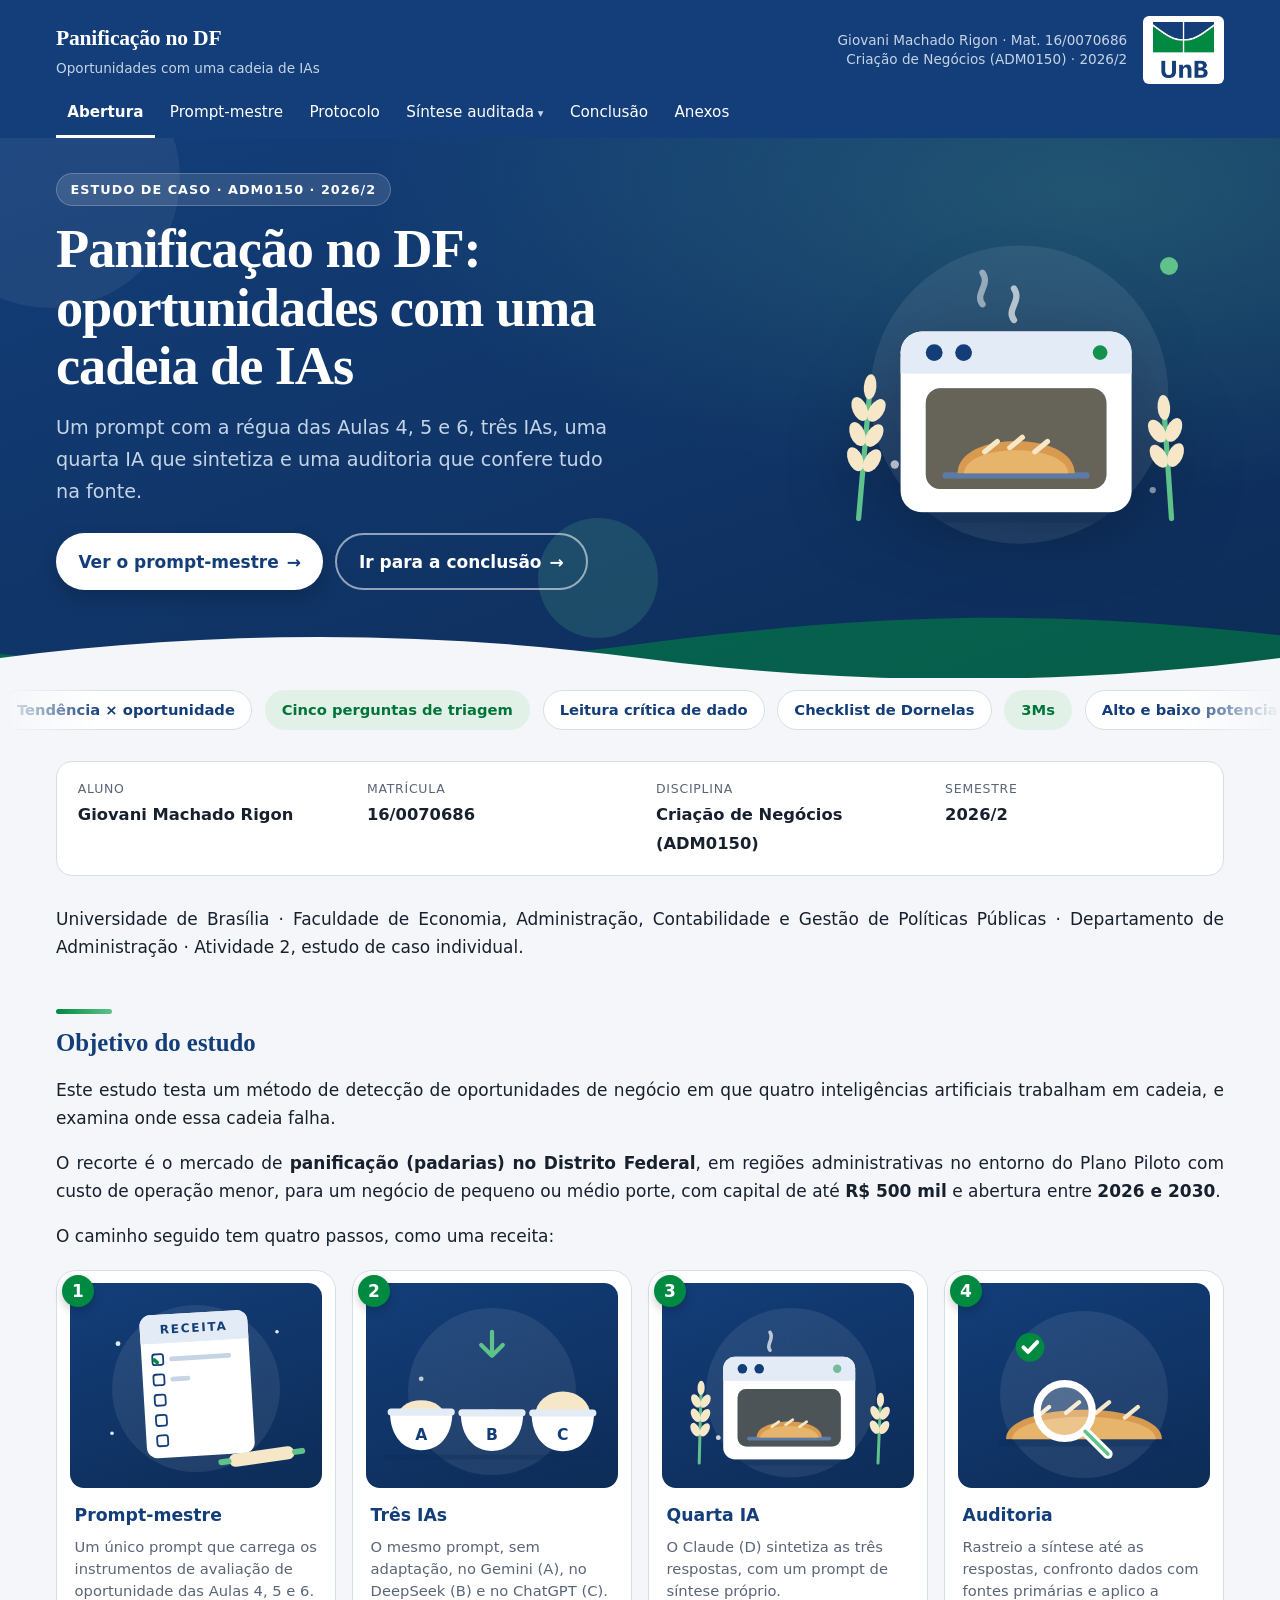
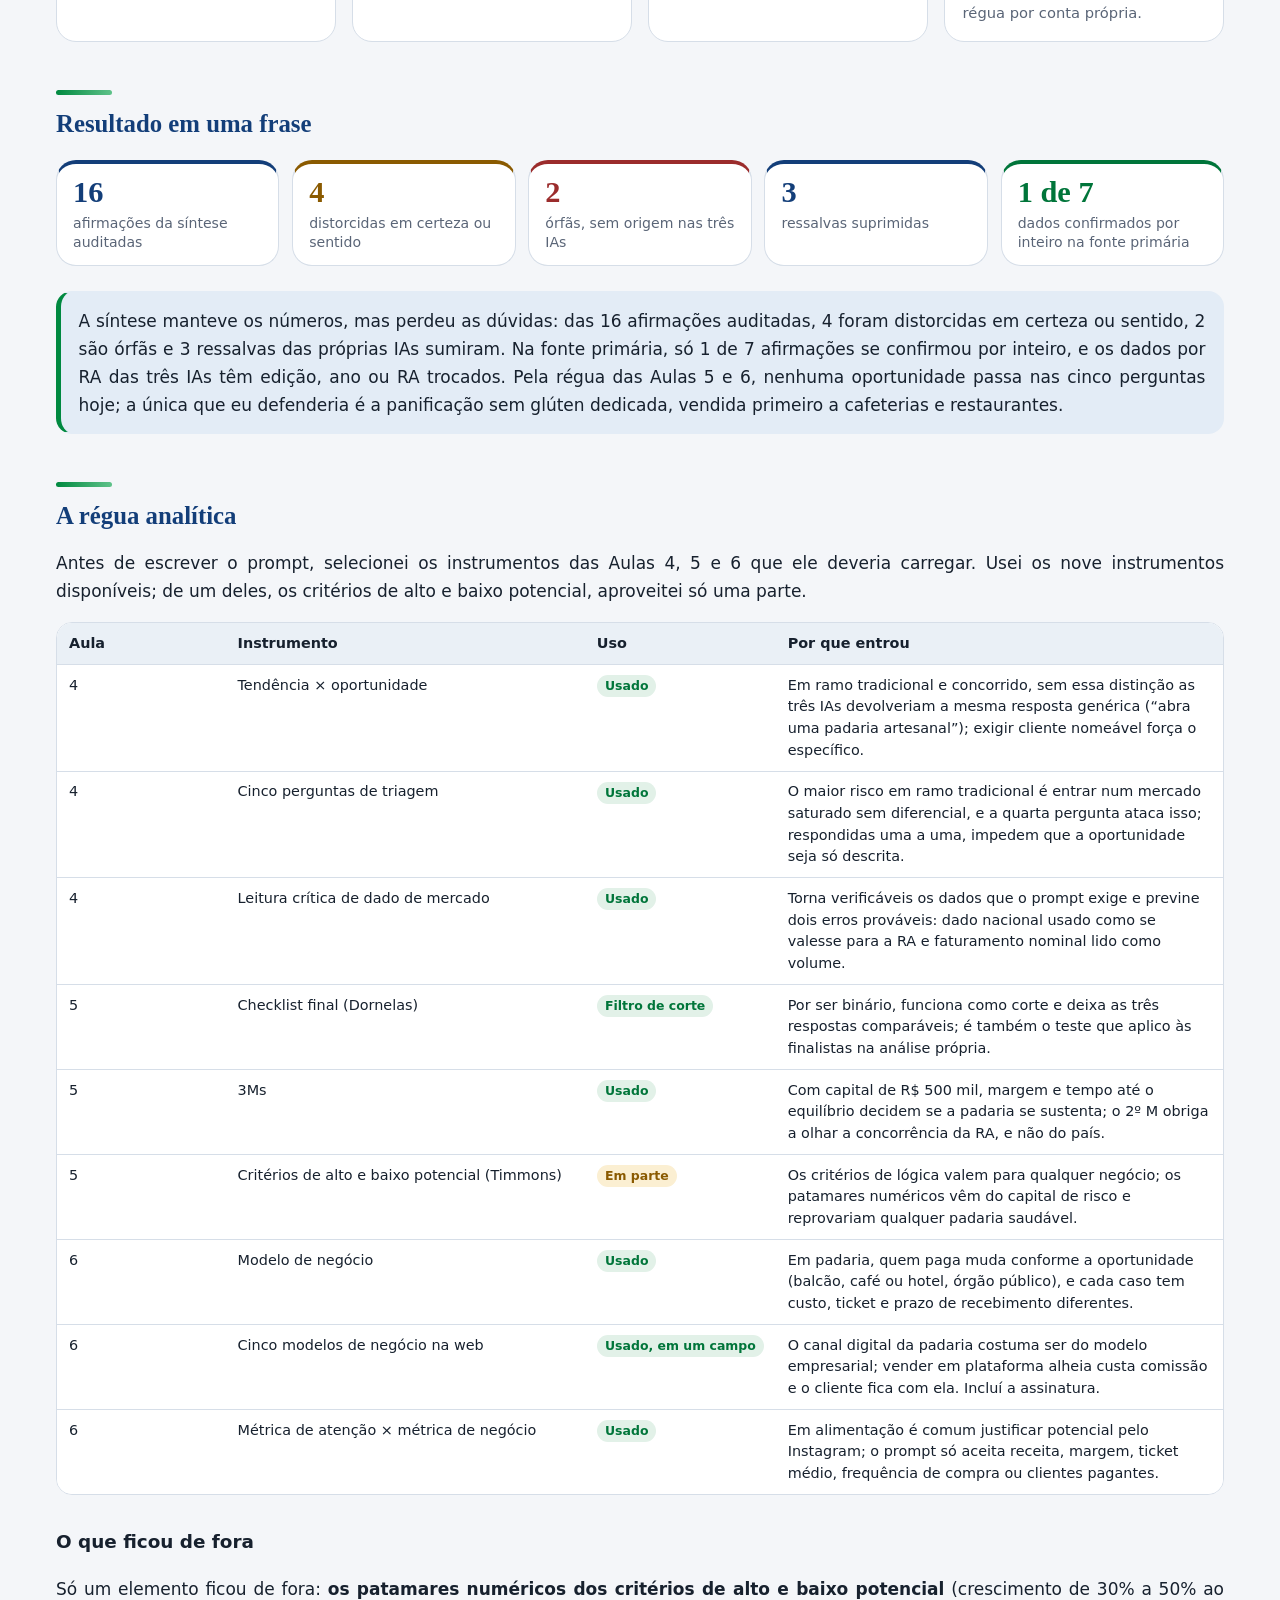
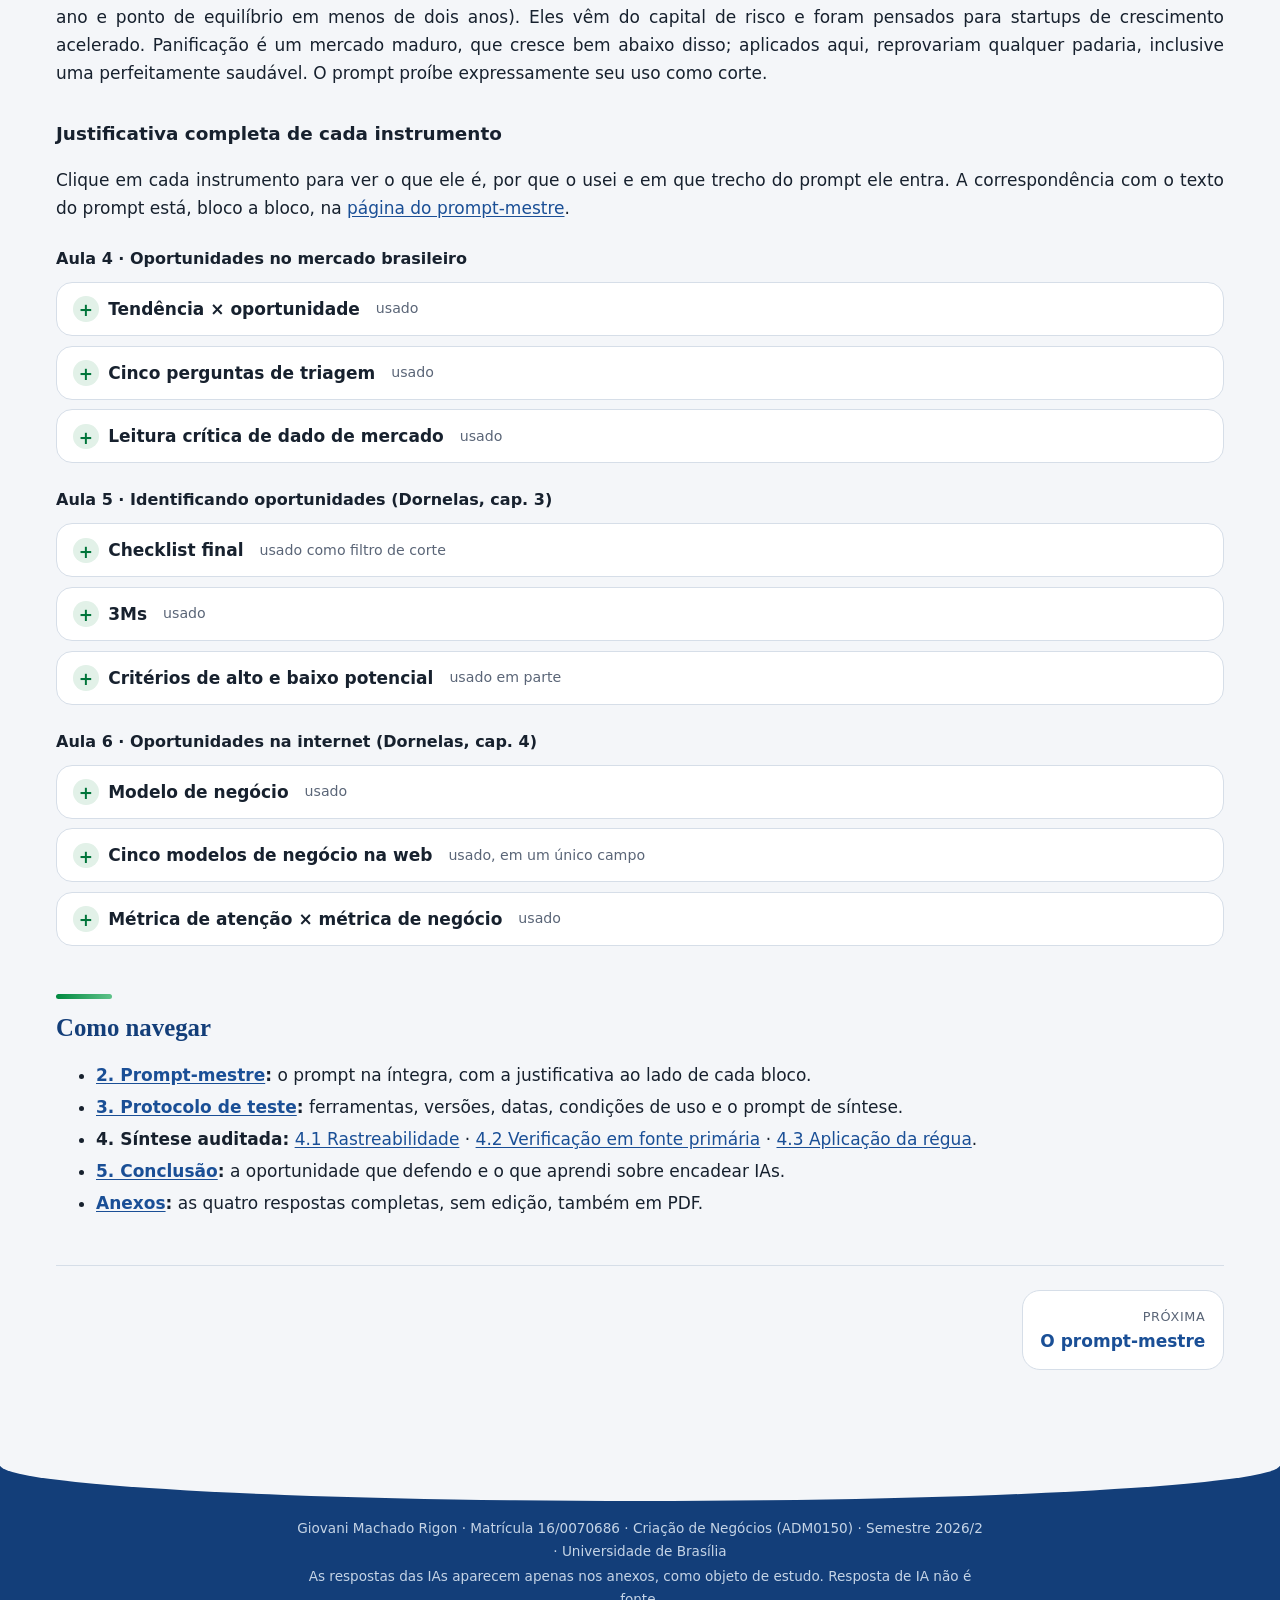
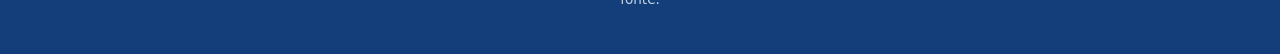
<file: index.html>
<!doctype html>
<html lang="pt-BR">
<head>
<meta charset="utf-8">
<meta name="viewport" content="width=device-width, initial-scale=1">
<title>Abertura e régua analítica · Panificação no DF</title>
<meta name="description" content="Estudo de caso de Criação de Negócios (UnB, 2026/2): detecção de oportunidades em panificação no DF com uma cadeia de quatro IAs e a auditoria da síntese.">
<link rel="icon" href="data:image/svg+xml,%3Csvg xmlns='http://www.w3.org/2000/svg' viewBox='0 0 32 32'%3E%3Cellipse cx='16' cy='18' rx='13' ry='9' fill='%23133e79'/%3E%3Cpath d='M9 14l3 6M15 12l2 7M21 13l2 6' stroke='%23ffffff' stroke-width='2' stroke-linecap='round'/%3E%3C/svg%3E">
<link rel="stylesheet" href="assets/estilo.css">
</head>
<body class="main">
<script>document.documentElement.classList.add("js")</script>
<a class="pular" href="#conteudo">Pular para o conteúdo</a>
<div class="progresso" aria-hidden="true"><span></span></div>
<header class="topo">
  <div class="topo-in">
    <a class="marca" href="index.html">
      <span class="marca-t">Panificação no DF</span>
      <span class="marca-s">Oportunidades com uma cadeia de IAs</span>
    </a>
    <div class="topo-dir">
      <p class="id-aluno">Giovani Machado Rigon · Mat. 16/0070686<br>Criação de Negócios (ADM0150) · 2026/2</p>
      <img class="logo-unb" src="assets/logo-unb.png" alt="Universidade de Brasília" onerror="this.style.display='none'">
    </div>
  </div>
  <details class="menu">
    <summary>Menu</summary>
    <nav aria-label="Seções do site"><ul><li><a href="index.html" class="ativo" aria-current="page">Abertura</a></li><li><a href="prompt-mestre.html">Prompt-mestre</a></li><li><a href="protocolo.html">Protocolo</a></li><li class="grupo"><span>Síntese auditada</span><ul><li><a href="auditoria-rastreabilidade.html">Rastreabilidade</a></li><li><a href="auditoria-verificacao.html">Fontes primárias</a></li><li><a href="auditoria-regua.html">Aplicação da régua</a></li></ul></li><li><a href="conclusao.html">Conclusão</a></li><li><a href="anexos.html">Anexos</a></li></ul></nav>
  </details>
  <nav class="menu-largo" aria-label="Seções do site"><ul><li><a href="index.html" class="ativo" aria-current="page">Abertura</a></li><li><a href="prompt-mestre.html">Prompt-mestre</a></li><li><a href="protocolo.html">Protocolo</a></li><li class="grupo"><span>Síntese auditada</span><ul><li><a href="auditoria-rastreabilidade.html">Rastreabilidade</a></li><li><a href="auditoria-verificacao.html">Fontes primárias</a></li><li><a href="auditoria-regua.html">Aplicação da régua</a></li></ul></li><li><a href="conclusao.html">Conclusão</a></li><li><a href="anexos.html">Anexos</a></li></ul></nav>
</header>
<section class="faixa faixa-main">
  <span class="bolha b1" aria-hidden="true"></span><span class="bolha b2" aria-hidden="true"></span><span class="bolha b3" aria-hidden="true"></span>
  <div class="faixa-in">
    <div class="faixa-txt">
      <p class="kicker">Estudo de caso · ADM0150 · 2026/2</p>
      <h1>Panificação no DF: oportunidades com uma cadeia de IAs</h1>
      <p class="faixa-sub">Um prompt com a régua das Aulas 4, 5 e 6, três IAs, uma quarta IA que sintetiza e uma auditoria que confere tudo na fonte.</p>
      <p class="cta"><a class="btn btn-claro" href="prompt-mestre.html">Ver o prompt-mestre</a><a class="btn btn-contorno" href="conclusao.html">Ir para a conclusão</a></p>
    </div>
    <div class="faixa-img"><img src="assets/img/forno.svg" alt="" width="400" height="320"></div>
  </div>
  <svg class="onda" viewBox="0 0 1440 80" preserveAspectRatio="none" aria-hidden="true"><path class="onda-v" d="M-80 40c260 40 500 40 800 0s500-40 800 0v40H-80z"/><path class="onda-f" d="M0 56c240-32 480-32 720 0s480 32 720 0v24H0z"/></svg>
</section>
<div class="marquee" aria-label="Instrumentos das Aulas 4, 5 e 6 usados no prompt"><ul><li>Tendência × oportunidade</li><li>Cinco perguntas de triagem</li><li>Leitura crítica de dado</li><li>Checklist de Dornelas</li><li>3Ms</li><li>Alto e baixo potencial</li><li>Modelo de negócio</li><li>Cinco modelos na web</li><li>Atenção × negócio</li></ul><ul aria-hidden="true"><li>Tendência × oportunidade</li><li>Cinco perguntas de triagem</li><li>Leitura crítica de dado</li><li>Checklist de Dornelas</li><li>3Ms</li><li>Alto e baixo potencial</li><li>Modelo de negócio</li><li>Cinco modelos na web</li><li>Atenção × negócio</li></ul></div>
<main id="conteudo">
<article class="conteudo">
<div class="ident">
<p>
<span>Aluno</span><strong>Giovani Machado Rigon</strong>
</p>
<p>
<span>Matrícula</span><strong>16/0070686</strong>
</p>
<p>
<span>Disciplina</span><strong>Criação de Negócios (ADM0150)</strong>
</p>
<p>
<span>Semestre</span><strong>2026/2</strong>
</p>
</div>
<p>Universidade de Brasília · Faculdade de Economia, Administração, Contabilidade e Gestão de Políticas Públicas · Departamento de Administração · Atividade 2, estudo de caso individual.</p>
<h2 id="objetivo-do-estudo">Objetivo do estudo</h2>
<p>Este estudo testa um método de detecção de oportunidades de negócio em que quatro inteligências artificiais trabalham em cadeia, e examina onde essa cadeia falha.</p>
<p>O recorte é o mercado de <strong>panificação (padarias) no Distrito Federal</strong>, em regiões administrativas no entorno do Plano Piloto com custo de operação menor, para um negócio de pequeno ou médio porte, com capital de até <strong>R$ 500 mil</strong> e abertura entre <strong>2026 e 2030</strong>.</p>
<p>O caminho seguido tem quatro passos, como uma receita:</p>
<div class="passos">
<a class="passo" href="prompt-mestre.html"><span class="passo-img"><img src="assets/img/receita.svg" alt="" loading="lazy"></span><span class="passo-n">1</span><strong>Prompt-mestre</strong><span>Um único prompt que carrega os instrumentos de avaliação de oportunidade das Aulas 4, 5 e 6.</span></a>
<a class="passo" href="protocolo.html"><span class="passo-img"><img src="assets/img/tigelas.svg" alt="" loading="lazy"></span><span class="passo-n">2</span><strong>Três IAs</strong><span>O mesmo prompt, sem adaptação, no Gemini (A), no DeepSeek (B) e no ChatGPT (C).</span></a>
<a class="passo" href="protocolo.html#prompt-de-síntese"><span class="passo-img"><img src="assets/img/forno.svg" alt="" loading="lazy"></span><span class="passo-n">3</span><strong>Quarta IA</strong><span>O Claude (D) sintetiza as três respostas, com um prompt de síntese próprio.</span></a>
<a class="passo" href="auditoria-rastreabilidade.html"><span class="passo-img"><img src="assets/img/lupa.svg" alt="" loading="lazy"></span><span class="passo-n">4</span><strong>Auditoria</strong><span>Rastreio a síntese até as respostas, confronto dados com fontes primárias e aplico a régua por conta própria.</span></a>
</div>
<h2 id="resultado-em-uma-frase">Resultado em uma frase</h2>
<div class="numeros">
<div class="info">
<p>16</p>
<p>afirmações da síntese auditadas</p>
</div>
<div class="warn">
<p>4</p>
<p>distorcidas em certeza ou sentido</p>
</div>
<div class="bad">
<p>2</p>
<p>órfãs, sem origem nas três IAs</p>
</div>
<div class="info">
<p>3</p>
<p>ressalvas suprimidas</p>
</div>
<div class="ok">
<p>1 de 7</p>
<p>dados confirmados por inteiro na fonte primária</p>
</div>
</div>
<div class="caixa destaque">
<p>A síntese manteve os números, mas perdeu as dúvidas: das 16 afirmações auditadas, 4 foram distorcidas em certeza ou sentido, 2 são órfãs e 3 ressalvas das próprias IAs sumiram. Na fonte primária, só 1 de 7 afirmações se confirmou por inteiro, e os dados por RA das três IAs têm edição, ano ou RA trocados. Pela régua das Aulas 5 e 6, nenhuma oportunidade passa nas cinco perguntas hoje; a única que eu defenderia é a panificação sem glúten dedicada, vendida primeiro a cafeterias e restaurantes.</p>
</div>
<h2 id="a-régua-analítica">A régua analítica</h2>
<p>Antes de escrever o prompt, selecionei os instrumentos das Aulas 4, 5 e 6 que ele deveria carregar. Usei os nove instrumentos disponíveis; de um deles, os critérios de alto e baixo potencial, aproveitei só uma parte.</p>
<div class="tabela media">
<div class="tabela"><table>
<colgroup>
<col style="width: 15%" />
<col style="width: 32%" />
<col style="width: 12%" />
<col style="width: 40%" />
</colgroup>
<thead>
<tr class="header">
<th>Aula</th>
<th>Instrumento</th>
<th>Uso</th>
<th>Por que entrou</th>
</tr>
</thead>
<tbody>
<tr class="odd">
<td>4</td>
<td>Tendência × oportunidade</td>
<td><span class="selo ok">Usado</span></td>
<td>Em ramo tradicional e concorrido, sem essa distinção as três IAs devolveriam a mesma resposta genérica (“abra uma padaria artesanal”); exigir cliente nomeável força o específico.</td>
</tr>
<tr class="even">
<td>4</td>
<td>Cinco perguntas de triagem</td>
<td><span class="selo ok">Usado</span></td>
<td>O maior risco em ramo tradicional é entrar num mercado saturado sem diferencial, e a quarta pergunta ataca isso; respondidas uma a uma, impedem que a oportunidade seja só descrita.</td>
</tr>
<tr class="odd">
<td>4</td>
<td>Leitura crítica de dado de mercado</td>
<td><span class="selo ok">Usado</span></td>
<td>Torna verificáveis os dados que o prompt exige e previne dois erros prováveis: dado nacional usado como se valesse para a RA e faturamento nominal lido como volume.</td>
</tr>
<tr class="even">
<td>5</td>
<td>Checklist final (Dornelas)</td>
<td><span class="selo ok">Filtro de corte</span></td>
<td>Por ser binário, funciona como corte e deixa as três respostas comparáveis; é também o teste que aplico às finalistas na análise própria.</td>
</tr>
<tr class="odd">
<td>5</td>
<td>3Ms</td>
<td><span class="selo ok">Usado</span></td>
<td>Com capital de R$ 500 mil, margem e tempo até o equilíbrio decidem se a padaria se sustenta; o 2º M obriga a olhar a concorrência da RA, e não do país.</td>
</tr>
<tr class="even">
<td>5</td>
<td>Critérios de alto e baixo potencial (Timmons)</td>
<td><span class="selo warn">Em parte</span></td>
<td>Os critérios de lógica valem para qualquer negócio; os patamares numéricos vêm do capital de risco e reprovariam qualquer padaria saudável.</td>
</tr>
<tr class="odd">
<td>6</td>
<td>Modelo de negócio</td>
<td><span class="selo ok">Usado</span></td>
<td>Em padaria, quem paga muda conforme a oportunidade (balcão, café ou hotel, órgão público), e cada caso tem custo, ticket e prazo de recebimento diferentes.</td>
</tr>
<tr class="even">
<td>6</td>
<td>Cinco modelos de negócio na web</td>
<td><span class="selo ok">Usado, em um campo</span></td>
<td>O canal digital da padaria costuma ser do modelo empresarial; vender em plataforma alheia custa comissão e o cliente fica com ela. Incluí a assinatura.</td>
</tr>
<tr class="odd">
<td>6</td>
<td>Métrica de atenção × métrica de negócio</td>
<td><span class="selo ok">Usado</span></td>
<td>Em alimentação é comum justificar potencial pelo Instagram; o prompt só aceita receita, margem, ticket médio, frequência de compra ou clientes pagantes.</td>
</tr>
</tbody>
</table></div>
</div>
<h3 id="o-que-ficou-de-fora">O que ficou de fora</h3>
<p>Só um elemento ficou de fora: <strong>os patamares numéricos dos critérios de alto e baixo potencial</strong> (crescimento de 30% a 50% ao ano e ponto de equilíbrio em menos de dois anos). Eles vêm do capital de risco e foram pensados para startups de crescimento acelerado. Panificação é um mercado maduro, que cresce bem abaixo disso; aplicados aqui, reprovariam qualquer padaria, inclusive uma perfeitamente saudável. O prompt proíbe expressamente seu uso como corte.</p>
<h3 id="justificativa-completa-de-cada-instrumento">Justificativa completa de cada instrumento</h3>
<p>Clique em cada instrumento para ver o que ele é, por que o usei e em que trecho do prompt ele entra. A correspondência com o texto do prompt está, bloco a bloco, na <a href="prompt-mestre.html">página do prompt-mestre</a>.</p>
<h4 id="aula-4-oportunidades-no-mercado-brasileiro">Aula 4 · Oportunidades no mercado brasileiro</h4>
<details class="instr" id="tendencia">
<summary>
Tendência × oportunidade <small>usado</small>
</summary>
<div>
<p><strong>O que é.</strong> Tendência é uma direção geral do mercado, conhecida por todos e sem dono, como “cresce o consumo de pão artesanal”. Oportunidade é um problema concreto de um cliente identificável, que ele pagaria para resolver e que o negócio resolve melhor do que quem já o atende.</p>
<p><strong>Por que usei.</strong> Padaria é um ramo tradicional, com demanda conhecida e muita concorrência. Sem essa distinção, a tendência acaba apresentada como se fosse oportunidade, e as três IAs devolveriam a mesma resposta genérica: “abra uma padaria artesanal”. Exigir um cliente nomeável força cada resposta a sair do geral para o específico.</p>
<p><strong>Onde entra.</strong> Na variável “Definição de oportunidade”, no passo 4 do processo de pensamento crítico e na seção 1 do formato, que separa as tendências das oportunidades.</p>
</div>
</details>
<details class="instr" id="cinco-perguntas">
<summary>
Cinco perguntas de triagem <small>usado</small>
</summary>
<div>
<p><strong>O que é.</strong> Cinco perguntas para testar qualquer ideia:</p>
<ol type="1">
<li>Quem exatamente tem o problema?</li>
<li>Quanto ele dói?</li>
<li>Quem paga, e com que dinheiro?</li>
<li>Por que você, e não o concorrente já estabelecido?</li>
<li>Por que agora?</li>
</ol>
<p><strong>Por que usei.</strong> Em ramo tradicional, o maior risco é entrar num mercado saturado sem nada que diferencie o negócio, e a quarta pergunta ataca isso diretamente. Respondidas uma a uma, as perguntas também impedem que a oportunidade seja apenas descrita.</p>
<p><strong>Onde entra.</strong> Cada pergunta virou um campo fixo de cada oportunidade, com a mesma redação.</p>
</div>
</details>
<details class="instr" id="leitura-critica">
<summary>
Leitura crítica de dado de mercado <small>usado</small>
</summary>
<div>
<p><strong>O que é.</strong> O hábito de perguntar, diante de qualquer número, de onde ele veio, de quando é e o que exatamente mede.</p>
<p><strong>Por que usei.</strong> O prompt pede dados reais, e esse critério os torna verificáveis. Neste recorte há dois erros prováveis:</p>
<ul>
<li>usar um dado nacional da panificação como se valesse para uma região administrativa específica do DF;</li>
<li>ler crescimento de faturamento em reais como crescimento de vendas, sem descontar a inflação.</li>
</ul>
<p>Incluí também uma saída para quando não houver dado confiável: a IA deve escrever “SEM DADO” em vez de estimar.</p>
<p><strong>Onde entra.</strong> Nas Restrições Absolutas e no campo Evidências, cuja tabela exige fonte, ano, recorte geográfico e o que o número mede.</p>
</div>
</details>
<h4 id="aula-5-identificando-oportunidades-dornelas-cap.-3">Aula 5 · Identificando oportunidades (Dornelas, cap. 3)</h4>
<details class="instr" id="checklist">
<summary>
Checklist final <small>usado como filtro de corte</small>
</summary>
<div>
<p><strong>O que é.</strong> Cinco perguntas de sim ou não:</p>
<ol type="1">
<li>Existe um problema a resolver?</li>
<li>Existe produto ou serviço que o resolva?</li>
<li>Os clientes são identificáveis com clareza?</li>
<li>Há estratégia de vendas viável em custo e retorno?</li>
<li>A janela da oportunidade está aberta?</li>
</ol>
<p><strong>Por que usei.</strong> É o critério de corte do prompt. A oportunidade que falha em qualquer pergunta não entra. Por ser binário, deixa as três respostas comparáveis. É também o teste que aplico, por conta própria, às oportunidades finalistas na análise deste trabalho. A lista de descartadas permite ver o filtro funcionando.</p>
<p><strong>Onde entra.</strong> Na variável “Critérios de corte”, no item 5 das diretrizes e nas seções 2 e 3 do formato.</p>
</div>
</details>
<details class="instr" id="3ms">
<summary>
3Ms <small>usado</small>
</summary>
<div>
<p><strong>O que é.</strong> Roteiro de análise em três etapas:</p>
<ol type="1">
<li>Demanda de mercado: quem é o cliente e como alcançá-lo.</li>
<li>Tamanho e estrutura do mercado: tamanho, crescimento, concorrentes e barreiras de entrada.</li>
<li>Análise de margem: quanto sobra de cada venda e quando o negócio se paga.</li>
</ol>
<p><strong>Por que usei.</strong> Com capital limitado a R$ 500 mil para ponto comercial, reforma e equipamentos, a margem e o tempo até o ponto de equilíbrio decidem se a padaria se sustenta. A etapa de tamanho e estrutura obriga a olhar a concorrência na região escolhida, e não no país.</p>
<p><strong>Onde entra.</strong> Em três campos de cada oportunidade, identificados como 1º, 2º e 3º M.</p>
</div>
</details>
<details class="instr" id="timmons">
<summary>
Critérios de alto e baixo potencial <small>usado em parte</small>
</summary>
<div>
<p><strong>O que é.</strong> Tabela adaptada de Jeffry Timmons que separa oportunidades de alto e baixo potencial. Combina dois tipos de critério:</p>
<ul>
<li>De lógica: cliente identificado, concorrência ainda não consolidada, barreiras de entrada e capital necessário.</li>
<li>Patamares numéricos: crescimento de 30% a 50% ao ano e ponto de equilíbrio em menos de dois anos.</li>
</ul>
<p><strong>Por que usei só uma parte.</strong> Os patamares numéricos vêm do capital de risco e foram pensados para startups de crescimento acelerado. Panificação é um mercado maduro, que cresce bem abaixo disso. Aplicados aqui, reprovariam qualquer padaria, inclusive uma perfeitamente saudável. Mantive os critérios de lógica, que valem para qualquer negócio. Os patamares numéricos são o único elemento que deixei de fora, e o prompt proíbe expressamente seu uso como corte.</p>
<p><strong>Onde entra.</strong> Na variável “Critérios de potencial”.</p>
</div>
</details>
<h4 id="aula-6-oportunidades-na-internet-dornelas-cap.-4">Aula 6 · Oportunidades na internet (Dornelas, cap. 4)</h4>
<details class="instr" id="modelo-negocio">
<summary>
Modelo de negócio <small>usado</small>
</summary>
<div>
<p><strong>O que é.</strong> A descrição de como a empresa gera receita e de quais custos e investimentos isso exige.</p>
<p><strong>Por que usei.</strong> Em padaria, quem paga muda conforme a oportunidade. Pode ser o consumidor no balcão, um café ou hotel que compra para revender (venda entre empresas, ou B2B) ou um órgão público por contrato. Cada caso tem custo, ticket e prazo de recebimento diferentes. Exigir quem paga, por quê e a que custo impede que a oportunidade fique só na ideia.</p>
<p><strong>Onde entra.</strong> Campo próprio em cada oportunidade.</p>
</div>
</details>
<details class="instr" id="modelos-web">
<summary>
Cinco modelos de negócio na web <small>usado, em um único campo</small>
</summary>
<div>
<p><strong>O que é.</strong> Classificação das formas de ganhar dinheiro na internet: intermediação, propaganda, mercado virtual, empresarial e redes sociais. No modelo empresarial, um negócio do mundo físico usa a internet para vender mais ou gastar menos, como o restaurante que entra num aplicativo de entrega ou a pequena empresa que vende pelo WhatsApp.</p>
<p><strong>Por que usei.</strong> Padaria é negócio físico, mas quase sempre tem canal digital, e esse canal costuma ser do modelo empresarial. Vender dentro da plataforma de outra empresa tem dois custos: a comissão sobre cada pedido e o fato de o cliente pertencer à plataforma, não à loja. Por isso o campo pede a comissão e quem fica com o cliente. Incluí também a assinatura como opção, por exemplo entrega recorrente de pão ou café da manhã, por ser um modelo que a classificação original não previa.</p>
<p><strong>Onde entra.</strong> No campo “Canal digital”, que aceita “não se aplica” quando não houver componente digital.</p>
</div>
</details>
<details class="instr" id="metrica">
<summary>
Métrica de atenção × métrica de negócio <small>usado</small>
</summary>
<div>
<p><strong>O que é.</strong> A diferença entre medir atenção (visitas, seguidores, curtidas) e medir negócio (receita, custo, lucro). A atenção só importa quando se converte em receita.</p>
<p><strong>Por que usei.</strong> Em alimentação é comum justificar o potencial de um negócio pelo sucesso no Instagram. O prompt proíbe esse argumento e só aceita receita, margem, ticket médio, frequência de compra ou clientes pagantes. Se alguma IA usar o argumento mesmo assim, isso será registrado como achado na auditoria.</p>
<p><strong>Onde entra.</strong> Em uma linha das Restrições Absolutas.</p>
</div>
</details>
<h2 id="como-navegar">Como navegar</h2>
<ul>
<li><strong><a href="prompt-mestre.html">2. Prompt-mestre</a>:</strong> o prompt na íntegra, com a justificativa ao lado de cada bloco.</li>
<li><strong><a href="protocolo.html">3. Protocolo de teste</a>:</strong> ferramentas, versões, datas, condições de uso e o prompt de síntese.</li>
<li><strong>4. Síntese auditada:</strong> <a href="auditoria-rastreabilidade.html">4.1 Rastreabilidade</a> · <a href="auditoria-verificacao.html">4.2 Verificação em fonte primária</a> · <a href="auditoria-regua.html">4.3 Aplicação da régua</a>.</li>
<li><strong><a href="conclusao.html">5. Conclusão</a>:</strong> a oportunidade que defendo e o que aprendi sobre encadear IAs.</li>
<li><strong><a href="anexos.html">Anexos</a>:</strong> as quatro respostas completas, sem edição, também em PDF.</li>
</ul>

</article>
<nav class="pager" aria-label="Paginação"><span></span><a class="prox" href="prompt-mestre.html"><small>Próxima</small>O prompt-mestre</a></nav>
</main>
<footer class="rodape">
  <p>Giovani Machado Rigon · Matrícula 16/0070686 · Criação de Negócios (ADM0150) · Semestre 2026/2 · Universidade de Brasília</p>
  <p>As respostas das IAs aparecem apenas nos anexos, como objeto de estudo. Resposta de IA não é fonte.</p>
</footer>
<a class="topo-btn" href="#" aria-label="Voltar ao topo">↑</a>
<script src="assets/movimento.js" defer></script>
</body>
</html>
</file>
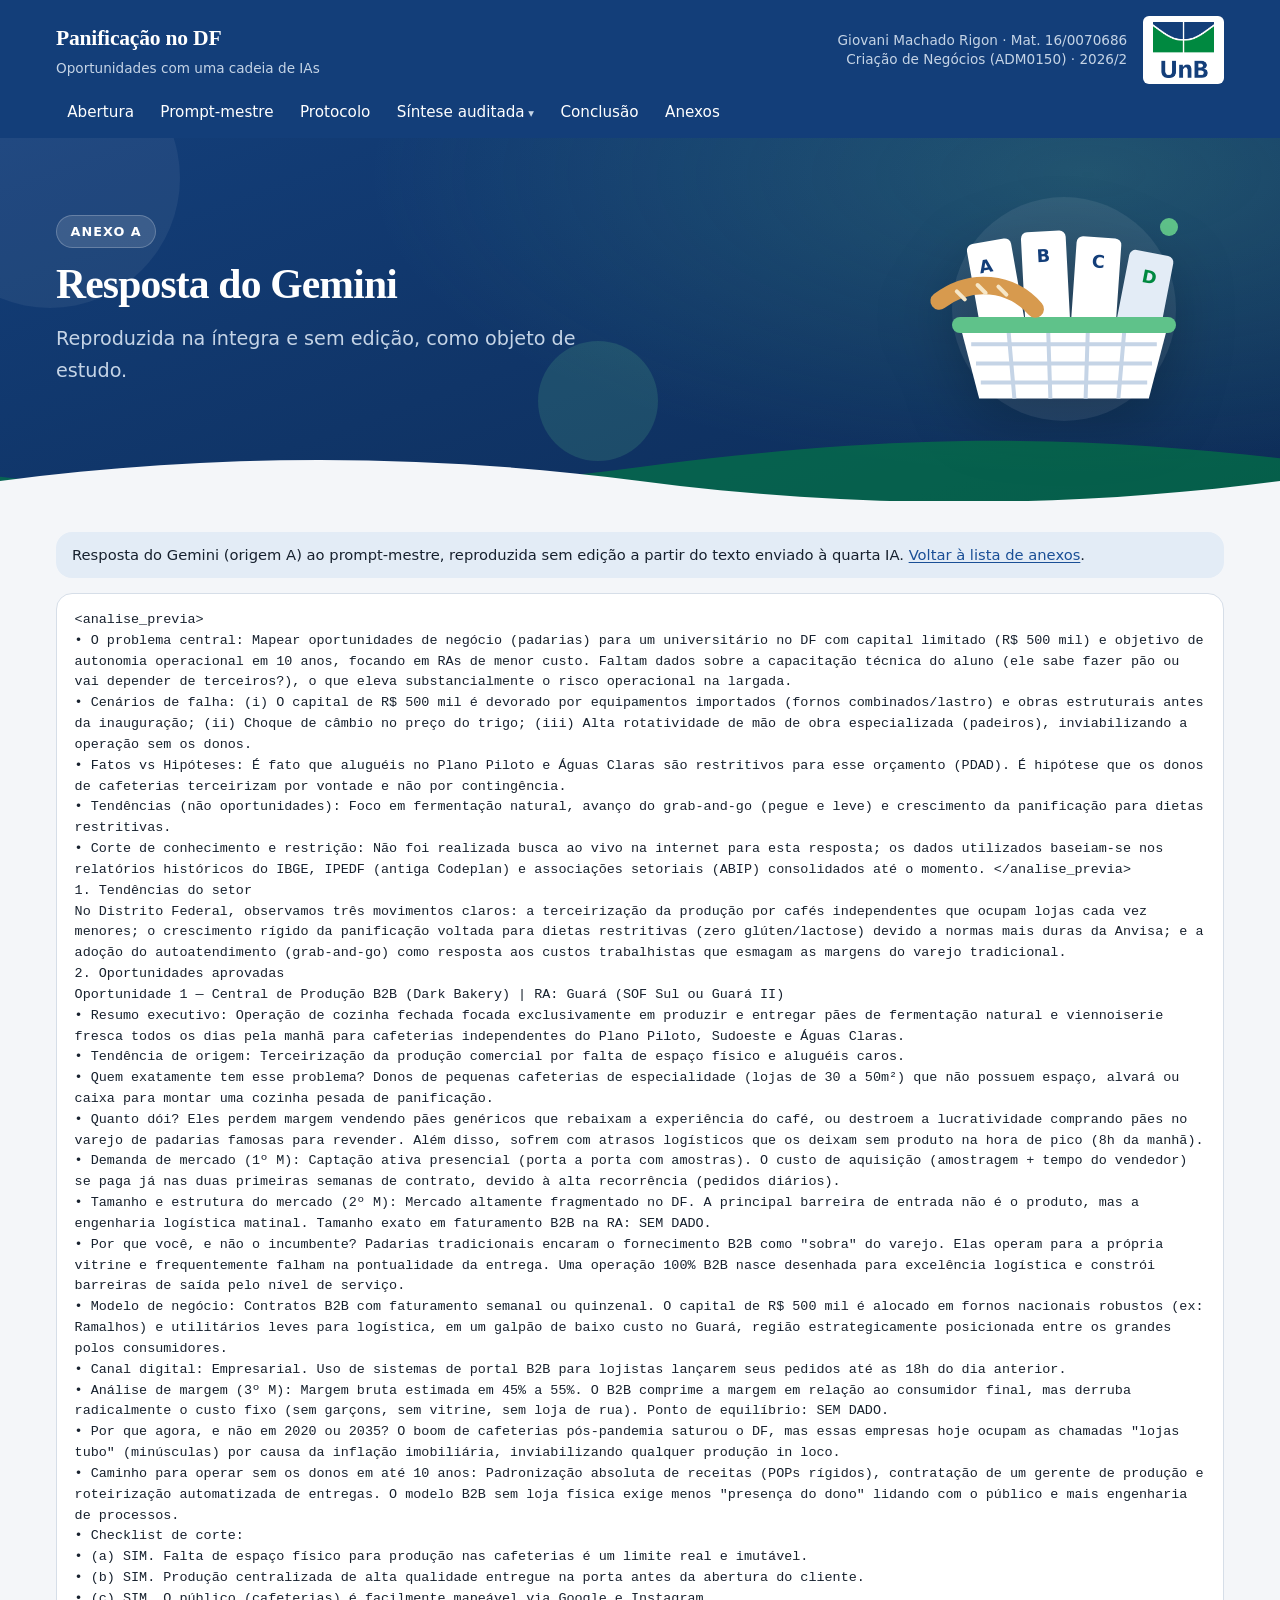
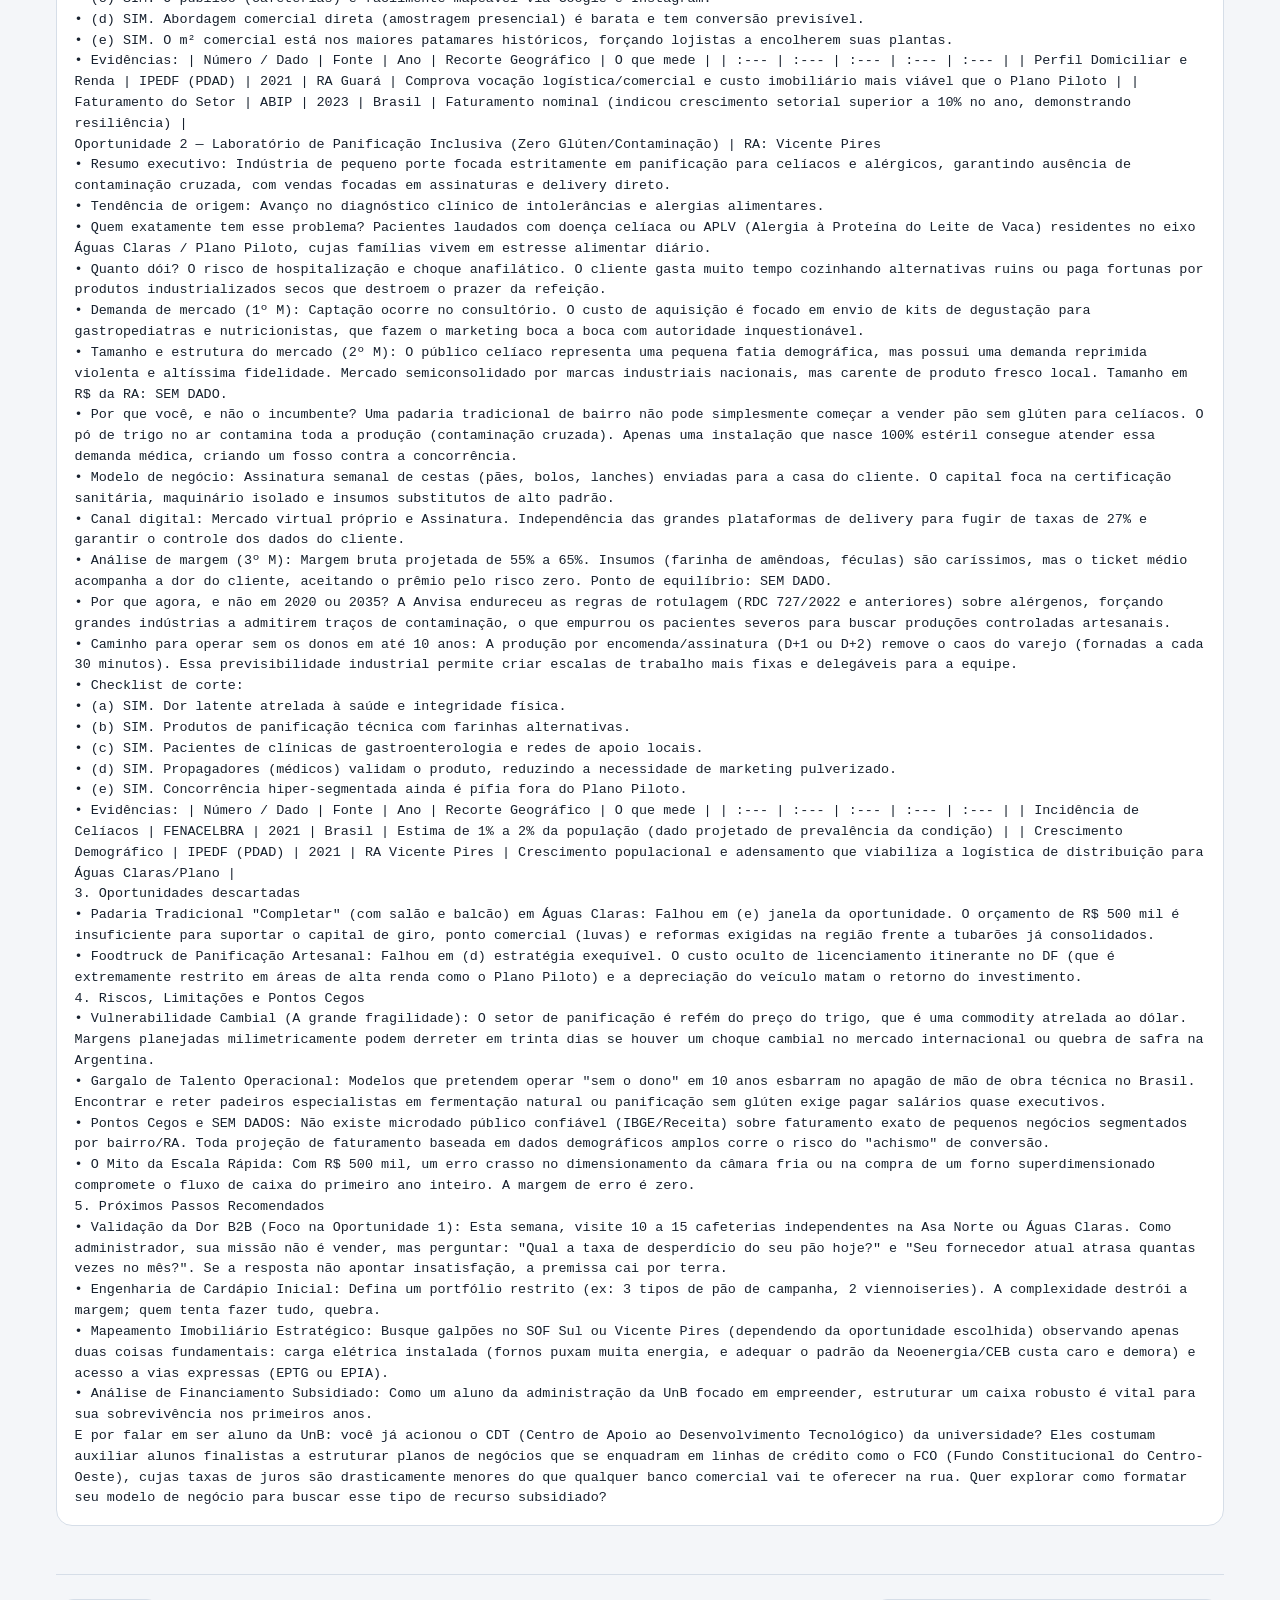
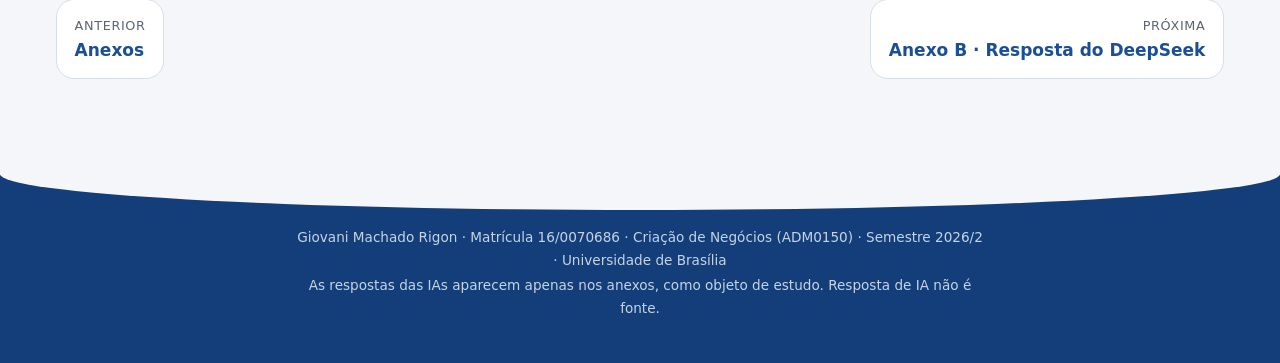
<file: anexo-a-gemini.html>
<!doctype html>
<html lang="pt-BR">
<head>
<meta charset="utf-8">
<meta name="viewport" content="width=device-width, initial-scale=1">
<title>Anexo A · Resposta do Gemini · Panificação no DF</title>
<meta name="description" content="Estudo de caso de Criação de Negócios (UnB, 2026/2): detecção de oportunidades em panificação no DF com uma cadeia de quatro IAs e a auditoria da síntese.">
<link rel="icon" href="data:image/svg+xml,%3Csvg xmlns='http://www.w3.org/2000/svg' viewBox='0 0 32 32'%3E%3Cellipse cx='16' cy='18' rx='13' ry='9' fill='%23133e79'/%3E%3Cpath d='M9 14l3 6M15 12l2 7M21 13l2 6' stroke='%23ffffff' stroke-width='2' stroke-linecap='round'/%3E%3C/svg%3E">
<link rel="stylesheet" href="assets/estilo.css">
</head>
<body class="annex">
<script>document.documentElement.classList.add("js")</script>
<a class="pular" href="#conteudo">Pular para o conteúdo</a>
<div class="progresso" aria-hidden="true"><span></span></div>
<header class="topo">
  <div class="topo-in">
    <a class="marca" href="index.html">
      <span class="marca-t">Panificação no DF</span>
      <span class="marca-s">Oportunidades com uma cadeia de IAs</span>
    </a>
    <div class="topo-dir">
      <p class="id-aluno">Giovani Machado Rigon · Mat. 16/0070686<br>Criação de Negócios (ADM0150) · 2026/2</p>
      <img class="logo-unb" src="assets/logo-unb.png" alt="Universidade de Brasília" onerror="this.style.display='none'">
    </div>
  </div>
  <details class="menu">
    <summary>Menu</summary>
    <nav aria-label="Seções do site"><ul><li><a href="index.html">Abertura</a></li><li><a href="prompt-mestre.html">Prompt-mestre</a></li><li><a href="protocolo.html">Protocolo</a></li><li class="grupo"><span>Síntese auditada</span><ul><li><a href="auditoria-rastreabilidade.html">Rastreabilidade</a></li><li><a href="auditoria-verificacao.html">Fontes primárias</a></li><li><a href="auditoria-regua.html">Aplicação da régua</a></li></ul></li><li><a href="conclusao.html">Conclusão</a></li><li><a href="anexos.html">Anexos</a></li></ul></nav>
  </details>
  <nav class="menu-largo" aria-label="Seções do site"><ul><li><a href="index.html">Abertura</a></li><li><a href="prompt-mestre.html">Prompt-mestre</a></li><li><a href="protocolo.html">Protocolo</a></li><li class="grupo"><span>Síntese auditada</span><ul><li><a href="auditoria-rastreabilidade.html">Rastreabilidade</a></li><li><a href="auditoria-verificacao.html">Fontes primárias</a></li><li><a href="auditoria-regua.html">Aplicação da régua</a></li></ul></li><li><a href="conclusao.html">Conclusão</a></li><li><a href="anexos.html">Anexos</a></li></ul></nav>
</header>
<section class="faixa faixa-annex">
  <span class="bolha b1" aria-hidden="true"></span><span class="bolha b2" aria-hidden="true"></span><span class="bolha b3" aria-hidden="true"></span>
  <div class="faixa-in">
    <div class="faixa-txt">
      <p class="kicker">Anexo A</p>
      <h1>Resposta do Gemini</h1>
      <p class="faixa-sub">Reproduzida na íntegra e sem edição, como objeto de estudo.</p>
      
    </div>
    <div class="faixa-img"><img src="assets/img/cesta.svg" alt="" width="400" height="320"></div>
  </div>
  <svg class="onda" viewBox="0 0 1440 80" preserveAspectRatio="none" aria-hidden="true"><path class="onda-v" d="M-80 40c260 40 500 40 800 0s500-40 800 0v40H-80z"/><path class="onda-f" d="M0 56c240-32 480-32 720 0s480 32 720 0v24H0z"/></svg>
</section>

<main id="conteudo">
<article class="conteudo">
<p class="nota-anexo">Resposta do Gemini (origem A) ao prompt-mestre, reproduzida sem edição a partir do texto enviado à quarta IA. <a href="anexos.html">Voltar à lista de anexos</a>.</p><pre class="anexo-bruto">&lt;analise_previa&gt;
• O problema central: Mapear oportunidades de negócio (padarias) para um universitário no DF com capital limitado (R$ 500 mil) e objetivo de autonomia operacional em 10 anos, focando em RAs de menor custo. Faltam dados sobre a capacitação técnica do aluno (ele sabe fazer pão ou vai depender de terceiros?), o que eleva substancialmente o risco operacional na largada.
• Cenários de falha: (i) O capital de R$ 500 mil é devorado por equipamentos importados (fornos combinados/lastro) e obras estruturais antes da inauguração; (ii) Choque de câmbio no preço do trigo; (iii) Alta rotatividade de mão de obra especializada (padeiros), inviabilizando a operação sem os donos.
• Fatos vs Hipóteses: É fato que aluguéis no Plano Piloto e Águas Claras são restritivos para esse orçamento (PDAD). É hipótese que os donos de cafeterias terceirizam por vontade e não por contingência.
• Tendências (não oportunidades): Foco em fermentação natural, avanço do grab-and-go (pegue e leve) e crescimento da panificação para dietas restritivas.
• Corte de conhecimento e restrição: Não foi realizada busca ao vivo na internet para esta resposta; os dados utilizados baseiam-se nos relatórios históricos do IBGE, IPEDF (antiga Codeplan) e associações setoriais (ABIP) consolidados até o momento. &lt;/analise_previa&gt;
1. Tendências do setor
No Distrito Federal, observamos três movimentos claros: a terceirização da produção por cafés independentes que ocupam lojas cada vez menores; o crescimento rígido da panificação voltada para dietas restritivas (zero glúten/lactose) devido a normas mais duras da Anvisa; e a adoção do autoatendimento (grab-and-go) como resposta aos custos trabalhistas que esmagam as margens do varejo tradicional.
2. Oportunidades aprovadas
Oportunidade 1 — Central de Produção B2B (Dark Bakery) | RA: Guará (SOF Sul ou Guará II)
• Resumo executivo: Operação de cozinha fechada focada exclusivamente em produzir e entregar pães de fermentação natural e viennoiserie fresca todos os dias pela manhã para cafeterias independentes do Plano Piloto, Sudoeste e Águas Claras.
• Tendência de origem: Terceirização da produção comercial por falta de espaço físico e aluguéis caros.
• Quem exatamente tem esse problema? Donos de pequenas cafeterias de especialidade (lojas de 30 a 50m²) que não possuem espaço, alvará ou caixa para montar uma cozinha pesada de panificação.
• Quanto dói? Eles perdem margem vendendo pães genéricos que rebaixam a experiência do café, ou destroem a lucratividade comprando pães no varejo de padarias famosas para revender. Além disso, sofrem com atrasos logísticos que os deixam sem produto na hora de pico (8h da manhã).
• Demanda de mercado (1º M): Captação ativa presencial (porta a porta com amostras). O custo de aquisição (amostragem + tempo do vendedor) se paga já nas duas primeiras semanas de contrato, devido à alta recorrência (pedidos diários).
• Tamanho e estrutura do mercado (2º M): Mercado altamente fragmentado no DF. A principal barreira de entrada não é o produto, mas a engenharia logística matinal. Tamanho exato em faturamento B2B na RA: SEM DADO.
• Por que você, e não o incumbente? Padarias tradicionais encaram o fornecimento B2B como &quot;sobra&quot; do varejo. Elas operam para a própria vitrine e frequentemente falham na pontualidade da entrega. Uma operação 100% B2B nasce desenhada para excelência logística e constrói barreiras de saída pelo nível de serviço.
• Modelo de negócio: Contratos B2B com faturamento semanal ou quinzenal. O capital de R$ 500 mil é alocado em fornos nacionais robustos (ex: Ramalhos) e utilitários leves para logística, em um galpão de baixo custo no Guará, região estrategicamente posicionada entre os grandes polos consumidores.
• Canal digital: Empresarial. Uso de sistemas de portal B2B para lojistas lançarem seus pedidos até as 18h do dia anterior.
• Análise de margem (3º M): Margem bruta estimada em 45% a 55%. O B2B comprime a margem em relação ao consumidor final, mas derruba radicalmente o custo fixo (sem garçons, sem vitrine, sem loja de rua). Ponto de equilíbrio: SEM DADO.
• Por que agora, e não em 2020 ou 2035? O boom de cafeterias pós-pandemia saturou o DF, mas essas empresas hoje ocupam as chamadas &quot;lojas tubo&quot; (minúsculas) por causa da inflação imobiliária, inviabilizando qualquer produção in loco.
• Caminho para operar sem os donos em até 10 anos: Padronização absoluta de receitas (POPs rígidos), contratação de um gerente de produção e roteirização automatizada de entregas. O modelo B2B sem loja física exige menos &quot;presença do dono&quot; lidando com o público e mais engenharia de processos.
• Checklist de corte:
• (a) SIM. Falta de espaço físico para produção nas cafeterias é um limite real e imutável.
• (b) SIM. Produção centralizada de alta qualidade entregue na porta antes da abertura do cliente.
• (c) SIM. O público (cafeterias) é facilmente mapeável via Google e Instagram.
• (d) SIM. Abordagem comercial direta (amostragem presencial) é barata e tem conversão previsível.
• (e) SIM. O m² comercial está nos maiores patamares históricos, forçando lojistas a encolherem suas plantas.
• Evidências: | Número / Dado | Fonte | Ano | Recorte Geográfico | O que mede | | :--- | :--- | :--- | :--- | :--- | | Perfil Domiciliar e Renda | IPEDF (PDAD) | 2021 | RA Guará | Comprova vocação logística/comercial e custo imobiliário mais viável que o Plano Piloto | | Faturamento do Setor | ABIP | 2023 | Brasil | Faturamento nominal (indicou crescimento setorial superior a 10% no ano, demonstrando resiliência) |
Oportunidade 2 — Laboratório de Panificação Inclusiva (Zero Glúten/Contaminação) | RA: Vicente Pires
• Resumo executivo: Indústria de pequeno porte focada estritamente em panificação para celíacos e alérgicos, garantindo ausência de contaminação cruzada, com vendas focadas em assinaturas e delivery direto.
• Tendência de origem: Avanço no diagnóstico clínico de intolerâncias e alergias alimentares.
• Quem exatamente tem esse problema? Pacientes laudados com doença celíaca ou APLV (Alergia à Proteína do Leite de Vaca) residentes no eixo Águas Claras / Plano Piloto, cujas famílias vivem em estresse alimentar diário.
• Quanto dói? O risco de hospitalização e choque anafilático. O cliente gasta muito tempo cozinhando alternativas ruins ou paga fortunas por produtos industrializados secos que destroem o prazer da refeição.
• Demanda de mercado (1º M): Captação ocorre no consultório. O custo de aquisição é focado em envio de kits de degustação para gastropediatras e nutricionistas, que fazem o marketing boca a boca com autoridade inquestionável.
• Tamanho e estrutura do mercado (2º M): O público celíaco representa uma pequena fatia demográfica, mas possui uma demanda reprimida violenta e altíssima fidelidade. Mercado semiconsolidado por marcas industriais nacionais, mas carente de produto fresco local. Tamanho em R$ da RA: SEM DADO.
• Por que você, e não o incumbente? Uma padaria tradicional de bairro não pode simplesmente começar a vender pão sem glúten para celíacos. O pó de trigo no ar contamina toda a produção (contaminação cruzada). Apenas uma instalação que nasce 100% estéril consegue atender essa demanda médica, criando um fosso contra a concorrência.
• Modelo de negócio: Assinatura semanal de cestas (pães, bolos, lanches) enviadas para a casa do cliente. O capital foca na certificação sanitária, maquinário isolado e insumos substitutos de alto padrão.
• Canal digital: Mercado virtual próprio e Assinatura. Independência das grandes plataformas de delivery para fugir de taxas de 27% e garantir o controle dos dados do cliente.
• Análise de margem (3º M): Margem bruta projetada de 55% a 65%. Insumos (farinha de amêndoas, féculas) são caríssimos, mas o ticket médio acompanha a dor do cliente, aceitando o prêmio pelo risco zero. Ponto de equilíbrio: SEM DADO.
• Por que agora, e não em 2020 ou 2035? A Anvisa endureceu as regras de rotulagem (RDC 727/2022 e anteriores) sobre alérgenos, forçando grandes indústrias a admitirem traços de contaminação, o que empurrou os pacientes severos para buscar produções controladas artesanais.
• Caminho para operar sem os donos em até 10 anos: A produção por encomenda/assinatura (D+1 ou D+2) remove o caos do varejo (fornadas a cada 30 minutos). Essa previsibilidade industrial permite criar escalas de trabalho mais fixas e delegáveis para a equipe.
• Checklist de corte:
• (a) SIM. Dor latente atrelada à saúde e integridade física.
• (b) SIM. Produtos de panificação técnica com farinhas alternativas.
• (c) SIM. Pacientes de clínicas de gastroenterologia e redes de apoio locais.
• (d) SIM. Propagadores (médicos) validam o produto, reduzindo a necessidade de marketing pulverizado.
• (e) SIM. Concorrência hiper-segmentada ainda é pífia fora do Plano Piloto.
• Evidências: | Número / Dado | Fonte | Ano | Recorte Geográfico | O que mede | | :--- | :--- | :--- | :--- | :--- | | Incidência de Celíacos | FENACELBRA | 2021 | Brasil | Estima de 1% a 2% da população (dado projetado de prevalência da condição) | | Crescimento Demográfico | IPEDF (PDAD) | 2021 | RA Vicente Pires | Crescimento populacional e adensamento que viabiliza a logística de distribuição para Águas Claras/Plano |
3. Oportunidades descartadas
• Padaria Tradicional &quot;Completar&quot; (com salão e balcão) em Águas Claras: Falhou em (e) janela da oportunidade. O orçamento de R$ 500 mil é insuficiente para suportar o capital de giro, ponto comercial (luvas) e reformas exigidas na região frente a tubarões já consolidados.
• Foodtruck de Panificação Artesanal: Falhou em (d) estratégia exequível. O custo oculto de licenciamento itinerante no DF (que é extremamente restrito em áreas de alta renda como o Plano Piloto) e a depreciação do veículo matam o retorno do investimento.
4. Riscos, Limitações e Pontos Cegos
• Vulnerabilidade Cambial (A grande fragilidade): O setor de panificação é refém do preço do trigo, que é uma commodity atrelada ao dólar. Margens planejadas milimetricamente podem derreter em trinta dias se houver um choque cambial no mercado internacional ou quebra de safra na Argentina.
• Gargalo de Talento Operacional: Modelos que pretendem operar &quot;sem o dono&quot; em 10 anos esbarram no apagão de mão de obra técnica no Brasil. Encontrar e reter padeiros especialistas em fermentação natural ou panificação sem glúten exige pagar salários quase executivos.
• Pontos Cegos e SEM DADOS: Não existe microdado público confiável (IBGE/Receita) sobre faturamento exato de pequenos negócios segmentados por bairro/RA. Toda projeção de faturamento baseada em dados demográficos amplos corre o risco do &quot;achismo&quot; de conversão.
• O Mito da Escala Rápida: Com R$ 500 mil, um erro crasso no dimensionamento da câmara fria ou na compra de um forno superdimensionado compromete o fluxo de caixa do primeiro ano inteiro. A margem de erro é zero.
5. Próximos Passos Recomendados
• Validação da Dor B2B (Foco na Oportunidade 1): Esta semana, visite 10 a 15 cafeterias independentes na Asa Norte ou Águas Claras. Como administrador, sua missão não é vender, mas perguntar: &quot;Qual a taxa de desperdício do seu pão hoje?&quot; e &quot;Seu fornecedor atual atrasa quantas vezes no mês?&quot;. Se a resposta não apontar insatisfação, a premissa cai por terra.
• Engenharia de Cardápio Inicial: Defina um portfólio restrito (ex: 3 tipos de pão de campanha, 2 viennoiseries). A complexidade destrói a margem; quem tenta fazer tudo, quebra.
• Mapeamento Imobiliário Estratégico: Busque galpões no SOF Sul ou Vicente Pires (dependendo da oportunidade escolhida) observando apenas duas coisas fundamentais: carga elétrica instalada (fornos puxam muita energia, e adequar o padrão da Neoenergia/CEB custa caro e demora) e acesso a vias expressas (EPTG ou EPIA).
• Análise de Financiamento Subsidiado: Como um aluno da administração da UnB focado em empreender, estruturar um caixa robusto é vital para sua sobrevivência nos primeiros anos.
E por falar em ser aluno da UnB: você já acionou o CDT (Centro de Apoio ao Desenvolvimento Tecnológico) da universidade? Eles costumam auxiliar alunos finalistas a estruturar planos de negócios que se enquadram em linhas de crédito como o FCO (Fundo Constitucional do Centro-Oeste), cujas taxas de juros são drasticamente menores do que qualquer banco comercial vai te oferecer na rua. Quer explorar como formatar seu modelo de negócio para buscar esse tipo de recurso subsidiado?
</pre>
</article>
<nav class="pager" aria-label="Paginação"><a class="ant" href="anexos.html"><small>Anterior</small>Anexos</a><a class="prox" href="anexo-b-deepseek.html"><small>Próxima</small>Anexo B · Resposta do DeepSeek</a></nav>
</main>
<footer class="rodape">
  <p>Giovani Machado Rigon · Matrícula 16/0070686 · Criação de Negócios (ADM0150) · Semestre 2026/2 · Universidade de Brasília</p>
  <p>As respostas das IAs aparecem apenas nos anexos, como objeto de estudo. Resposta de IA não é fonte.</p>
</footer>
<a class="topo-btn" href="#" aria-label="Voltar ao topo">↑</a>
<script src="assets/movimento.js" defer></script>
</body>
</html>
</file>
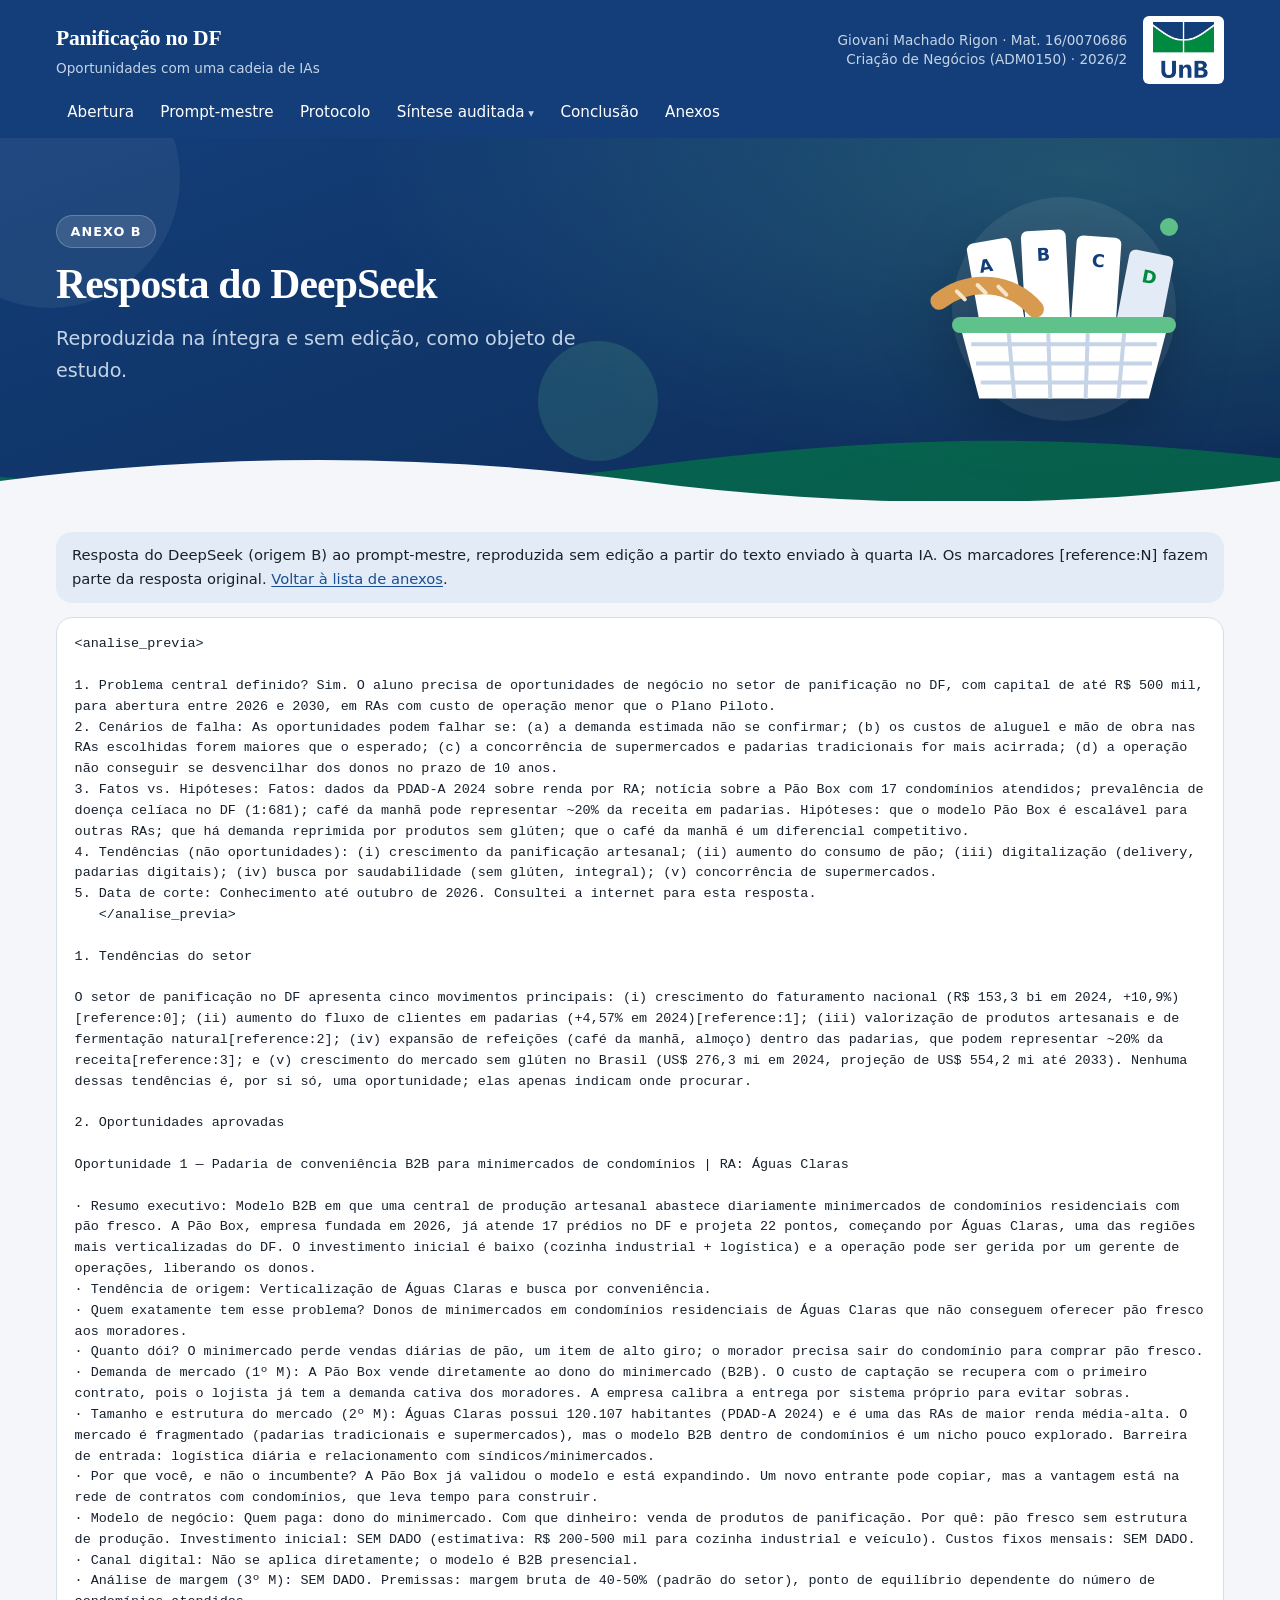
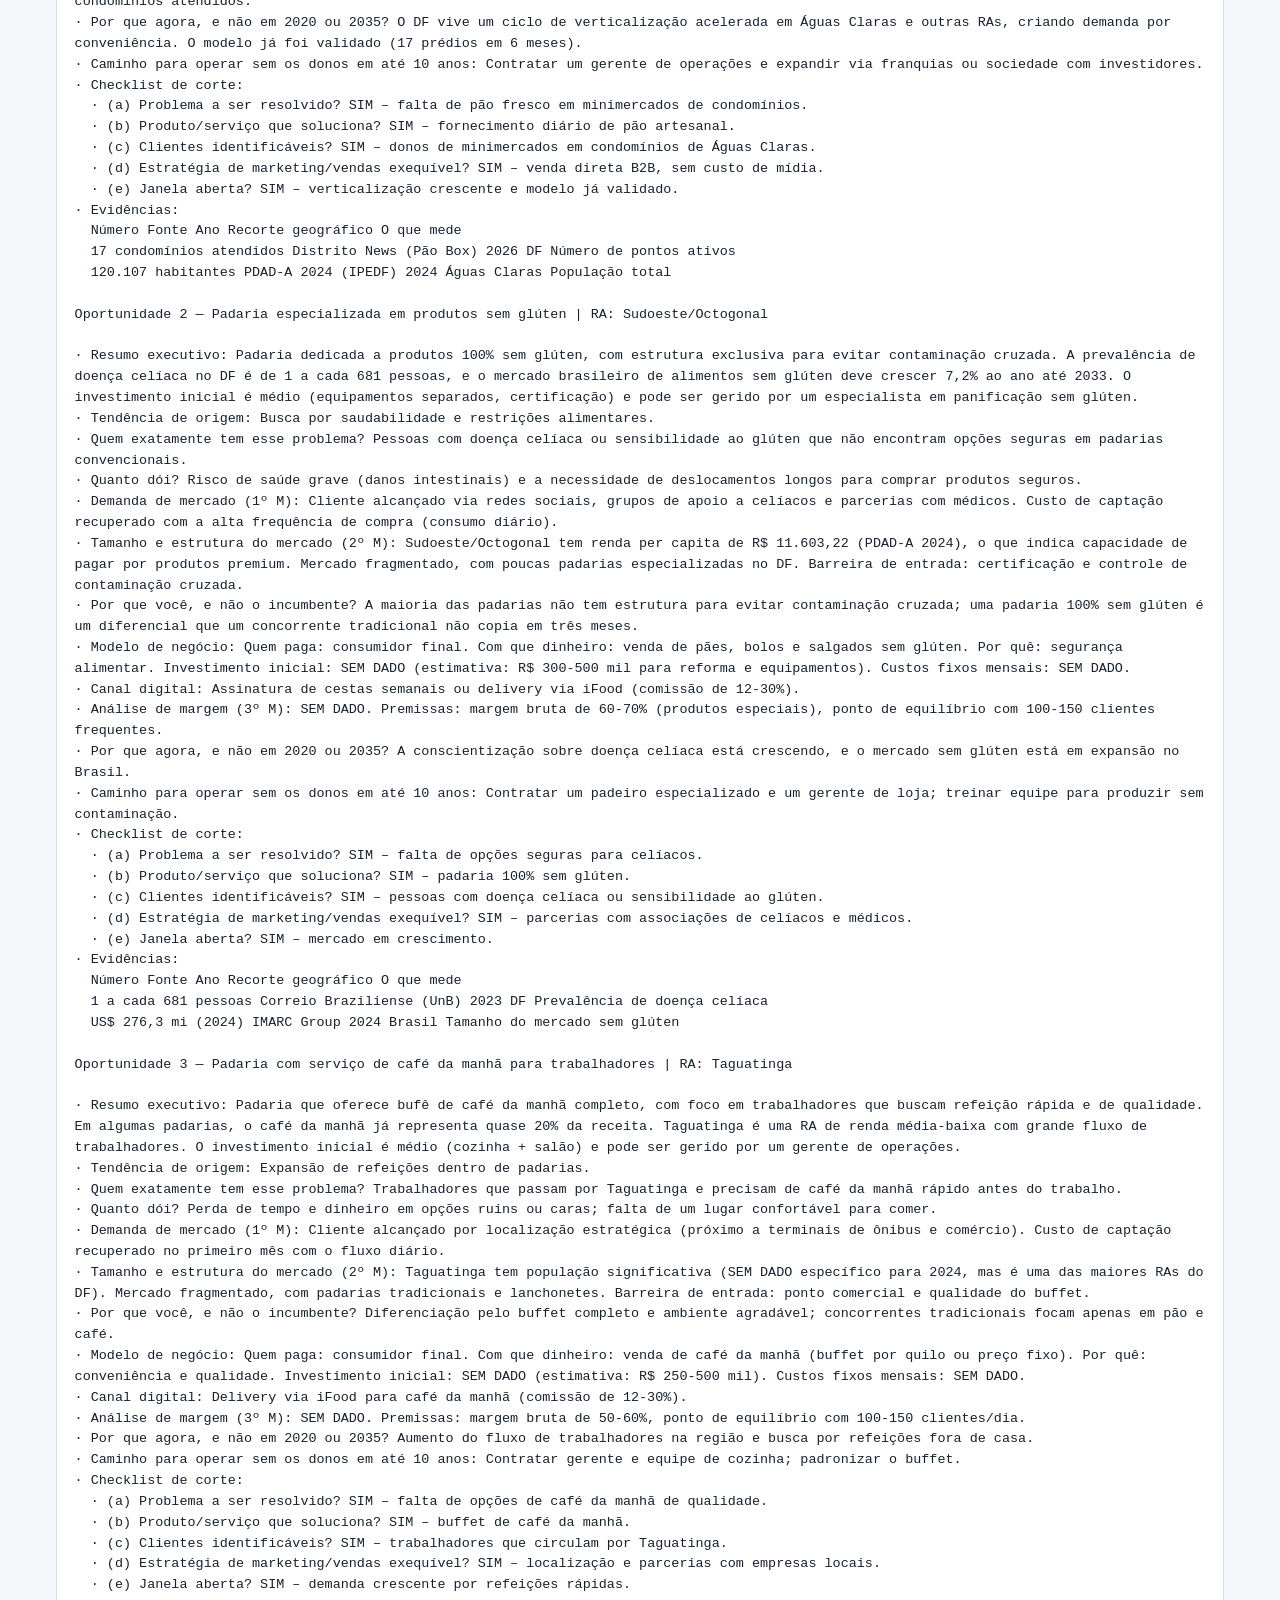
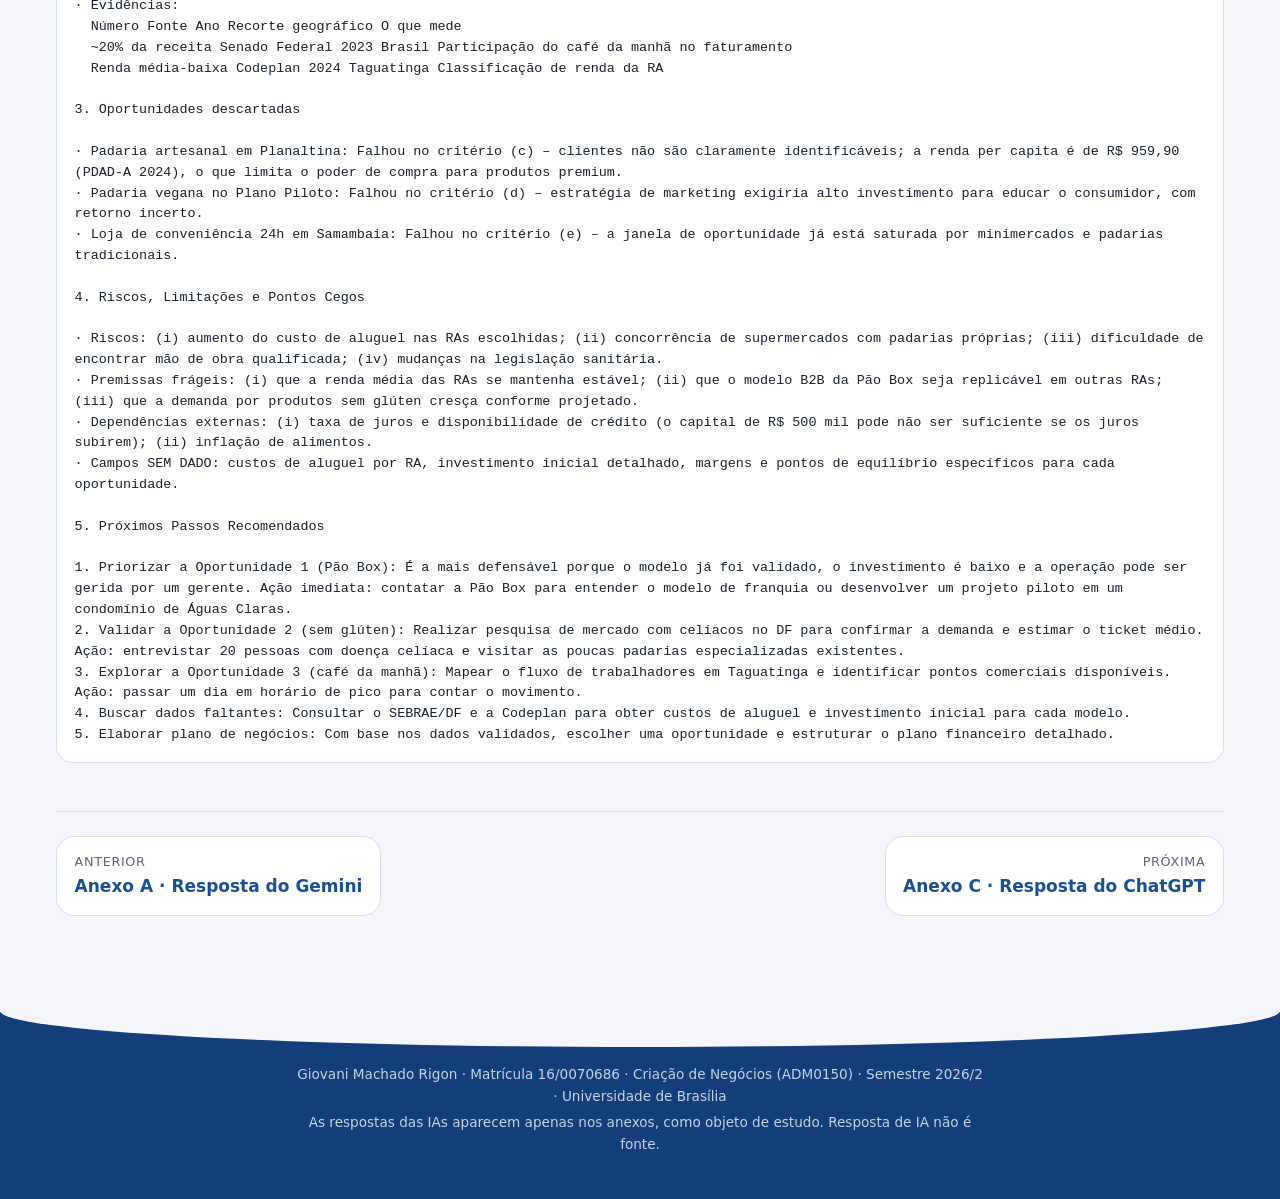
<file: anexo-b-deepseek.html>
<!doctype html>
<html lang="pt-BR">
<head>
<meta charset="utf-8">
<meta name="viewport" content="width=device-width, initial-scale=1">
<title>Anexo B · Resposta do DeepSeek · Panificação no DF</title>
<meta name="description" content="Estudo de caso de Criação de Negócios (UnB, 2026/2): detecção de oportunidades em panificação no DF com uma cadeia de quatro IAs e a auditoria da síntese.">
<link rel="icon" href="data:image/svg+xml,%3Csvg xmlns='http://www.w3.org/2000/svg' viewBox='0 0 32 32'%3E%3Cellipse cx='16' cy='18' rx='13' ry='9' fill='%23133e79'/%3E%3Cpath d='M9 14l3 6M15 12l2 7M21 13l2 6' stroke='%23ffffff' stroke-width='2' stroke-linecap='round'/%3E%3C/svg%3E">
<link rel="stylesheet" href="assets/estilo.css">
</head>
<body class="annex">
<script>document.documentElement.classList.add("js")</script>
<a class="pular" href="#conteudo">Pular para o conteúdo</a>
<div class="progresso" aria-hidden="true"><span></span></div>
<header class="topo">
  <div class="topo-in">
    <a class="marca" href="index.html">
      <span class="marca-t">Panificação no DF</span>
      <span class="marca-s">Oportunidades com uma cadeia de IAs</span>
    </a>
    <div class="topo-dir">
      <p class="id-aluno">Giovani Machado Rigon · Mat. 16/0070686<br>Criação de Negócios (ADM0150) · 2026/2</p>
      <img class="logo-unb" src="assets/logo-unb.png" alt="Universidade de Brasília" onerror="this.style.display='none'">
    </div>
  </div>
  <details class="menu">
    <summary>Menu</summary>
    <nav aria-label="Seções do site"><ul><li><a href="index.html">Abertura</a></li><li><a href="prompt-mestre.html">Prompt-mestre</a></li><li><a href="protocolo.html">Protocolo</a></li><li class="grupo"><span>Síntese auditada</span><ul><li><a href="auditoria-rastreabilidade.html">Rastreabilidade</a></li><li><a href="auditoria-verificacao.html">Fontes primárias</a></li><li><a href="auditoria-regua.html">Aplicação da régua</a></li></ul></li><li><a href="conclusao.html">Conclusão</a></li><li><a href="anexos.html">Anexos</a></li></ul></nav>
  </details>
  <nav class="menu-largo" aria-label="Seções do site"><ul><li><a href="index.html">Abertura</a></li><li><a href="prompt-mestre.html">Prompt-mestre</a></li><li><a href="protocolo.html">Protocolo</a></li><li class="grupo"><span>Síntese auditada</span><ul><li><a href="auditoria-rastreabilidade.html">Rastreabilidade</a></li><li><a href="auditoria-verificacao.html">Fontes primárias</a></li><li><a href="auditoria-regua.html">Aplicação da régua</a></li></ul></li><li><a href="conclusao.html">Conclusão</a></li><li><a href="anexos.html">Anexos</a></li></ul></nav>
</header>
<section class="faixa faixa-annex">
  <span class="bolha b1" aria-hidden="true"></span><span class="bolha b2" aria-hidden="true"></span><span class="bolha b3" aria-hidden="true"></span>
  <div class="faixa-in">
    <div class="faixa-txt">
      <p class="kicker">Anexo B</p>
      <h1>Resposta do DeepSeek</h1>
      <p class="faixa-sub">Reproduzida na íntegra e sem edição, como objeto de estudo.</p>
      
    </div>
    <div class="faixa-img"><img src="assets/img/cesta.svg" alt="" width="400" height="320"></div>
  </div>
  <svg class="onda" viewBox="0 0 1440 80" preserveAspectRatio="none" aria-hidden="true"><path class="onda-v" d="M-80 40c260 40 500 40 800 0s500-40 800 0v40H-80z"/><path class="onda-f" d="M0 56c240-32 480-32 720 0s480 32 720 0v24H0z"/></svg>
</section>

<main id="conteudo">
<article class="conteudo">
<p class="nota-anexo">Resposta do DeepSeek (origem B) ao prompt-mestre, reproduzida sem edição a partir do texto enviado à quarta IA. Os marcadores [reference:N] fazem parte da resposta original. <a href="anexos.html">Voltar à lista de anexos</a>.</p><pre class="anexo-bruto">&lt;analise_previa&gt;

1. Problema central definido? Sim. O aluno precisa de oportunidades de negócio no setor de panificação no DF, com capital de até R$ 500 mil, para abertura entre 2026 e 2030, em RAs com custo de operação menor que o Plano Piloto.
2. Cenários de falha: As oportunidades podem falhar se: (a) a demanda estimada não se confirmar; (b) os custos de aluguel e mão de obra nas RAs escolhidas forem maiores que o esperado; (c) a concorrência de supermercados e padarias tradicionais for mais acirrada; (d) a operação não conseguir se desvencilhar dos donos no prazo de 10 anos.
3. Fatos vs. Hipóteses: Fatos: dados da PDAD-A 2024 sobre renda por RA; notícia sobre a Pão Box com 17 condomínios atendidos; prevalência de doença celíaca no DF (1:681); café da manhã pode representar ~20% da receita em padarias. Hipóteses: que o modelo Pão Box é escalável para outras RAs; que há demanda reprimida por produtos sem glúten; que o café da manhã é um diferencial competitivo.
4. Tendências (não oportunidades): (i) crescimento da panificação artesanal; (ii) aumento do consumo de pão; (iii) digitalização (delivery, padarias digitais); (iv) busca por saudabilidade (sem glúten, integral); (v) concorrência de supermercados.
5. Data de corte: Conhecimento até outubro de 2026. Consultei a internet para esta resposta.
   &lt;/analise_previa&gt;

1. Tendências do setor

O setor de panificação no DF apresenta cinco movimentos principais: (i) crescimento do faturamento nacional (R$ 153,3 bi em 2024, +10,9%)[reference:0]; (ii) aumento do fluxo de clientes em padarias (+4,57% em 2024)[reference:1]; (iii) valorização de produtos artesanais e de fermentação natural[reference:2]; (iv) expansão de refeições (café da manhã, almoço) dentro das padarias, que podem representar ~20% da receita[reference:3]; e (v) crescimento do mercado sem glúten no Brasil (US$ 276,3 mi em 2024, projeção de US$ 554,2 mi até 2033). Nenhuma dessas tendências é, por si só, uma oportunidade; elas apenas indicam onde procurar.

2. Oportunidades aprovadas

Oportunidade 1 — Padaria de conveniência B2B para minimercados de condomínios | RA: Águas Claras

· Resumo executivo: Modelo B2B em que uma central de produção artesanal abastece diariamente minimercados de condomínios residenciais com pão fresco. A Pão Box, empresa fundada em 2026, já atende 17 prédios no DF e projeta 22 pontos, começando por Águas Claras, uma das regiões mais verticalizadas do DF. O investimento inicial é baixo (cozinha industrial + logística) e a operação pode ser gerida por um gerente de operações, liberando os donos.
· Tendência de origem: Verticalização de Águas Claras e busca por conveniência.
· Quem exatamente tem esse problema? Donos de minimercados em condomínios residenciais de Águas Claras que não conseguem oferecer pão fresco aos moradores.
· Quanto dói? O minimercado perde vendas diárias de pão, um item de alto giro; o morador precisa sair do condomínio para comprar pão fresco.
· Demanda de mercado (1º M): A Pão Box vende diretamente ao dono do minimercado (B2B). O custo de captação se recupera com o primeiro contrato, pois o lojista já tem a demanda cativa dos moradores. A empresa calibra a entrega por sistema próprio para evitar sobras.
· Tamanho e estrutura do mercado (2º M): Águas Claras possui 120.107 habitantes (PDAD-A 2024) e é uma das RAs de maior renda média-alta. O mercado é fragmentado (padarias tradicionais e supermercados), mas o modelo B2B dentro de condomínios é um nicho pouco explorado. Barreira de entrada: logística diária e relacionamento com síndicos/minimercados.
· Por que você, e não o incumbente? A Pão Box já validou o modelo e está expandindo. Um novo entrante pode copiar, mas a vantagem está na rede de contratos com condomínios, que leva tempo para construir.
· Modelo de negócio: Quem paga: dono do minimercado. Com que dinheiro: venda de produtos de panificação. Por quê: pão fresco sem estrutura de produção. Investimento inicial: SEM DADO (estimativa: R$ 200-500 mil para cozinha industrial e veículo). Custos fixos mensais: SEM DADO.
· Canal digital: Não se aplica diretamente; o modelo é B2B presencial.
· Análise de margem (3º M): SEM DADO. Premissas: margem bruta de 40-50% (padrão do setor), ponto de equilíbrio dependente do número de condomínios atendidos.
· Por que agora, e não em 2020 ou 2035? O DF vive um ciclo de verticalização acelerada em Águas Claras e outras RAs, criando demanda por conveniência. O modelo já foi validado (17 prédios em 6 meses).
· Caminho para operar sem os donos em até 10 anos: Contratar um gerente de operações e expandir via franquias ou sociedade com investidores.
· Checklist de corte:
  · (a) Problema a ser resolvido? SIM – falta de pão fresco em minimercados de condomínios.
  · (b) Produto/serviço que soluciona? SIM – fornecimento diário de pão artesanal.
  · (c) Clientes identificáveis? SIM – donos de minimercados em condomínios de Águas Claras.
  · (d) Estratégia de marketing/vendas exequível? SIM – venda direta B2B, sem custo de mídia.
  · (e) Janela aberta? SIM – verticalização crescente e modelo já validado.
· Evidências:
  Número Fonte Ano Recorte geográfico O que mede
  17 condomínios atendidos Distrito News (Pão Box) 2026 DF Número de pontos ativos
  120.107 habitantes PDAD-A 2024 (IPEDF) 2024 Águas Claras População total

Oportunidade 2 — Padaria especializada em produtos sem glúten | RA: Sudoeste/Octogonal

· Resumo executivo: Padaria dedicada a produtos 100% sem glúten, com estrutura exclusiva para evitar contaminação cruzada. A prevalência de doença celíaca no DF é de 1 a cada 681 pessoas, e o mercado brasileiro de alimentos sem glúten deve crescer 7,2% ao ano até 2033. O investimento inicial é médio (equipamentos separados, certificação) e pode ser gerido por um especialista em panificação sem glúten.
· Tendência de origem: Busca por saudabilidade e restrições alimentares.
· Quem exatamente tem esse problema? Pessoas com doença celíaca ou sensibilidade ao glúten que não encontram opções seguras em padarias convencionais.
· Quanto dói? Risco de saúde grave (danos intestinais) e a necessidade de deslocamentos longos para comprar produtos seguros.
· Demanda de mercado (1º M): Cliente alcançado via redes sociais, grupos de apoio a celíacos e parcerias com médicos. Custo de captação recuperado com a alta frequência de compra (consumo diário).
· Tamanho e estrutura do mercado (2º M): Sudoeste/Octogonal tem renda per capita de R$ 11.603,22 (PDAD-A 2024), o que indica capacidade de pagar por produtos premium. Mercado fragmentado, com poucas padarias especializadas no DF. Barreira de entrada: certificação e controle de contaminação cruzada.
· Por que você, e não o incumbente? A maioria das padarias não tem estrutura para evitar contaminação cruzada; uma padaria 100% sem glúten é um diferencial que um concorrente tradicional não copia em três meses.
· Modelo de negócio: Quem paga: consumidor final. Com que dinheiro: venda de pães, bolos e salgados sem glúten. Por quê: segurança alimentar. Investimento inicial: SEM DADO (estimativa: R$ 300-500 mil para reforma e equipamentos). Custos fixos mensais: SEM DADO.
· Canal digital: Assinatura de cestas semanais ou delivery via iFood (comissão de 12-30%).
· Análise de margem (3º M): SEM DADO. Premissas: margem bruta de 60-70% (produtos especiais), ponto de equilíbrio com 100-150 clientes frequentes.
· Por que agora, e não em 2020 ou 2035? A conscientização sobre doença celíaca está crescendo, e o mercado sem glúten está em expansão no Brasil.
· Caminho para operar sem os donos em até 10 anos: Contratar um padeiro especializado e um gerente de loja; treinar equipe para produzir sem contaminação.
· Checklist de corte:
  · (a) Problema a ser resolvido? SIM – falta de opções seguras para celíacos.
  · (b) Produto/serviço que soluciona? SIM – padaria 100% sem glúten.
  · (c) Clientes identificáveis? SIM – pessoas com doença celíaca ou sensibilidade ao glúten.
  · (d) Estratégia de marketing/vendas exequível? SIM – parcerias com associações de celíacos e médicos.
  · (e) Janela aberta? SIM – mercado em crescimento.
· Evidências:
  Número Fonte Ano Recorte geográfico O que mede
  1 a cada 681 pessoas Correio Braziliense (UnB) 2023 DF Prevalência de doença celíaca
  US$ 276,3 mi (2024) IMARC Group 2024 Brasil Tamanho do mercado sem glúten

Oportunidade 3 — Padaria com serviço de café da manhã para trabalhadores | RA: Taguatinga

· Resumo executivo: Padaria que oferece bufê de café da manhã completo, com foco em trabalhadores que buscam refeição rápida e de qualidade. Em algumas padarias, o café da manhã já representa quase 20% da receita. Taguatinga é uma RA de renda média-baixa com grande fluxo de trabalhadores. O investimento inicial é médio (cozinha + salão) e pode ser gerido por um gerente de operações.
· Tendência de origem: Expansão de refeições dentro de padarias.
· Quem exatamente tem esse problema? Trabalhadores que passam por Taguatinga e precisam de café da manhã rápido antes do trabalho.
· Quanto dói? Perda de tempo e dinheiro em opções ruins ou caras; falta de um lugar confortável para comer.
· Demanda de mercado (1º M): Cliente alcançado por localização estratégica (próximo a terminais de ônibus e comércio). Custo de captação recuperado no primeiro mês com o fluxo diário.
· Tamanho e estrutura do mercado (2º M): Taguatinga tem população significativa (SEM DADO específico para 2024, mas é uma das maiores RAs do DF). Mercado fragmentado, com padarias tradicionais e lanchonetes. Barreira de entrada: ponto comercial e qualidade do buffet.
· Por que você, e não o incumbente? Diferenciação pelo buffet completo e ambiente agradável; concorrentes tradicionais focam apenas em pão e café.
· Modelo de negócio: Quem paga: consumidor final. Com que dinheiro: venda de café da manhã (buffet por quilo ou preço fixo). Por quê: conveniência e qualidade. Investimento inicial: SEM DADO (estimativa: R$ 250-500 mil). Custos fixos mensais: SEM DADO.
· Canal digital: Delivery via iFood para café da manhã (comissão de 12-30%).
· Análise de margem (3º M): SEM DADO. Premissas: margem bruta de 50-60%, ponto de equilíbrio com 100-150 clientes/dia.
· Por que agora, e não em 2020 ou 2035? Aumento do fluxo de trabalhadores na região e busca por refeições fora de casa.
· Caminho para operar sem os donos em até 10 anos: Contratar gerente e equipe de cozinha; padronizar o buffet.
· Checklist de corte:
  · (a) Problema a ser resolvido? SIM – falta de opções de café da manhã de qualidade.
  · (b) Produto/serviço que soluciona? SIM – buffet de café da manhã.
  · (c) Clientes identificáveis? SIM – trabalhadores que circulam por Taguatinga.
  · (d) Estratégia de marketing/vendas exequível? SIM – localização e parcerias com empresas locais.
  · (e) Janela aberta? SIM – demanda crescente por refeições rápidas.
· Evidências:
  Número Fonte Ano Recorte geográfico O que mede
  ~20% da receita Senado Federal 2023 Brasil Participação do café da manhã no faturamento
  Renda média-baixa Codeplan 2024 Taguatinga Classificação de renda da RA

3. Oportunidades descartadas

· Padaria artesanal em Planaltina: Falhou no critério (c) – clientes não são claramente identificáveis; a renda per capita é de R$ 959,90 (PDAD-A 2024), o que limita o poder de compra para produtos premium.
· Padaria vegana no Plano Piloto: Falhou no critério (d) – estratégia de marketing exigiria alto investimento para educar o consumidor, com retorno incerto.
· Loja de conveniência 24h em Samambaia: Falhou no critério (e) – a janela de oportunidade já está saturada por minimercados e padarias tradicionais.

4. Riscos, Limitações e Pontos Cegos

· Riscos: (i) aumento do custo de aluguel nas RAs escolhidas; (ii) concorrência de supermercados com padarias próprias; (iii) dificuldade de encontrar mão de obra qualificada; (iv) mudanças na legislação sanitária.
· Premissas frágeis: (i) que a renda média das RAs se mantenha estável; (ii) que o modelo B2B da Pão Box seja replicável em outras RAs; (iii) que a demanda por produtos sem glúten cresça conforme projetado.
· Dependências externas: (i) taxa de juros e disponibilidade de crédito (o capital de R$ 500 mil pode não ser suficiente se os juros subirem); (ii) inflação de alimentos.
· Campos SEM DADO: custos de aluguel por RA, investimento inicial detalhado, margens e pontos de equilíbrio específicos para cada oportunidade.

5. Próximos Passos Recomendados

1. Priorizar a Oportunidade 1 (Pão Box): É a mais defensável porque o modelo já foi validado, o investimento é baixo e a operação pode ser gerida por um gerente. Ação imediata: contatar a Pão Box para entender o modelo de franquia ou desenvolver um projeto piloto em um condomínio de Águas Claras.
2. Validar a Oportunidade 2 (sem glúten): Realizar pesquisa de mercado com celíacos no DF para confirmar a demanda e estimar o ticket médio. Ação: entrevistar 20 pessoas com doença celíaca e visitar as poucas padarias especializadas existentes.
3. Explorar a Oportunidade 3 (café da manhã): Mapear o fluxo de trabalhadores em Taguatinga e identificar pontos comerciais disponíveis. Ação: passar um dia em horário de pico para contar o movimento.
4. Buscar dados faltantes: Consultar o SEBRAE/DF e a Codeplan para obter custos de aluguel e investimento inicial para cada modelo.
5. Elaborar plano de negócios: Com base nos dados validados, escolher uma oportunidade e estruturar o plano financeiro detalhado.
</pre>
</article>
<nav class="pager" aria-label="Paginação"><a class="ant" href="anexo-a-gemini.html"><small>Anterior</small>Anexo A · Resposta do Gemini</a><a class="prox" href="anexo-c-chatgpt.html"><small>Próxima</small>Anexo C · Resposta do ChatGPT</a></nav>
</main>
<footer class="rodape">
  <p>Giovani Machado Rigon · Matrícula 16/0070686 · Criação de Negócios (ADM0150) · Semestre 2026/2 · Universidade de Brasília</p>
  <p>As respostas das IAs aparecem apenas nos anexos, como objeto de estudo. Resposta de IA não é fonte.</p>
</footer>
<a class="topo-btn" href="#" aria-label="Voltar ao topo">↑</a>
<script src="assets/movimento.js" defer></script>
</body>
</html>
</file>
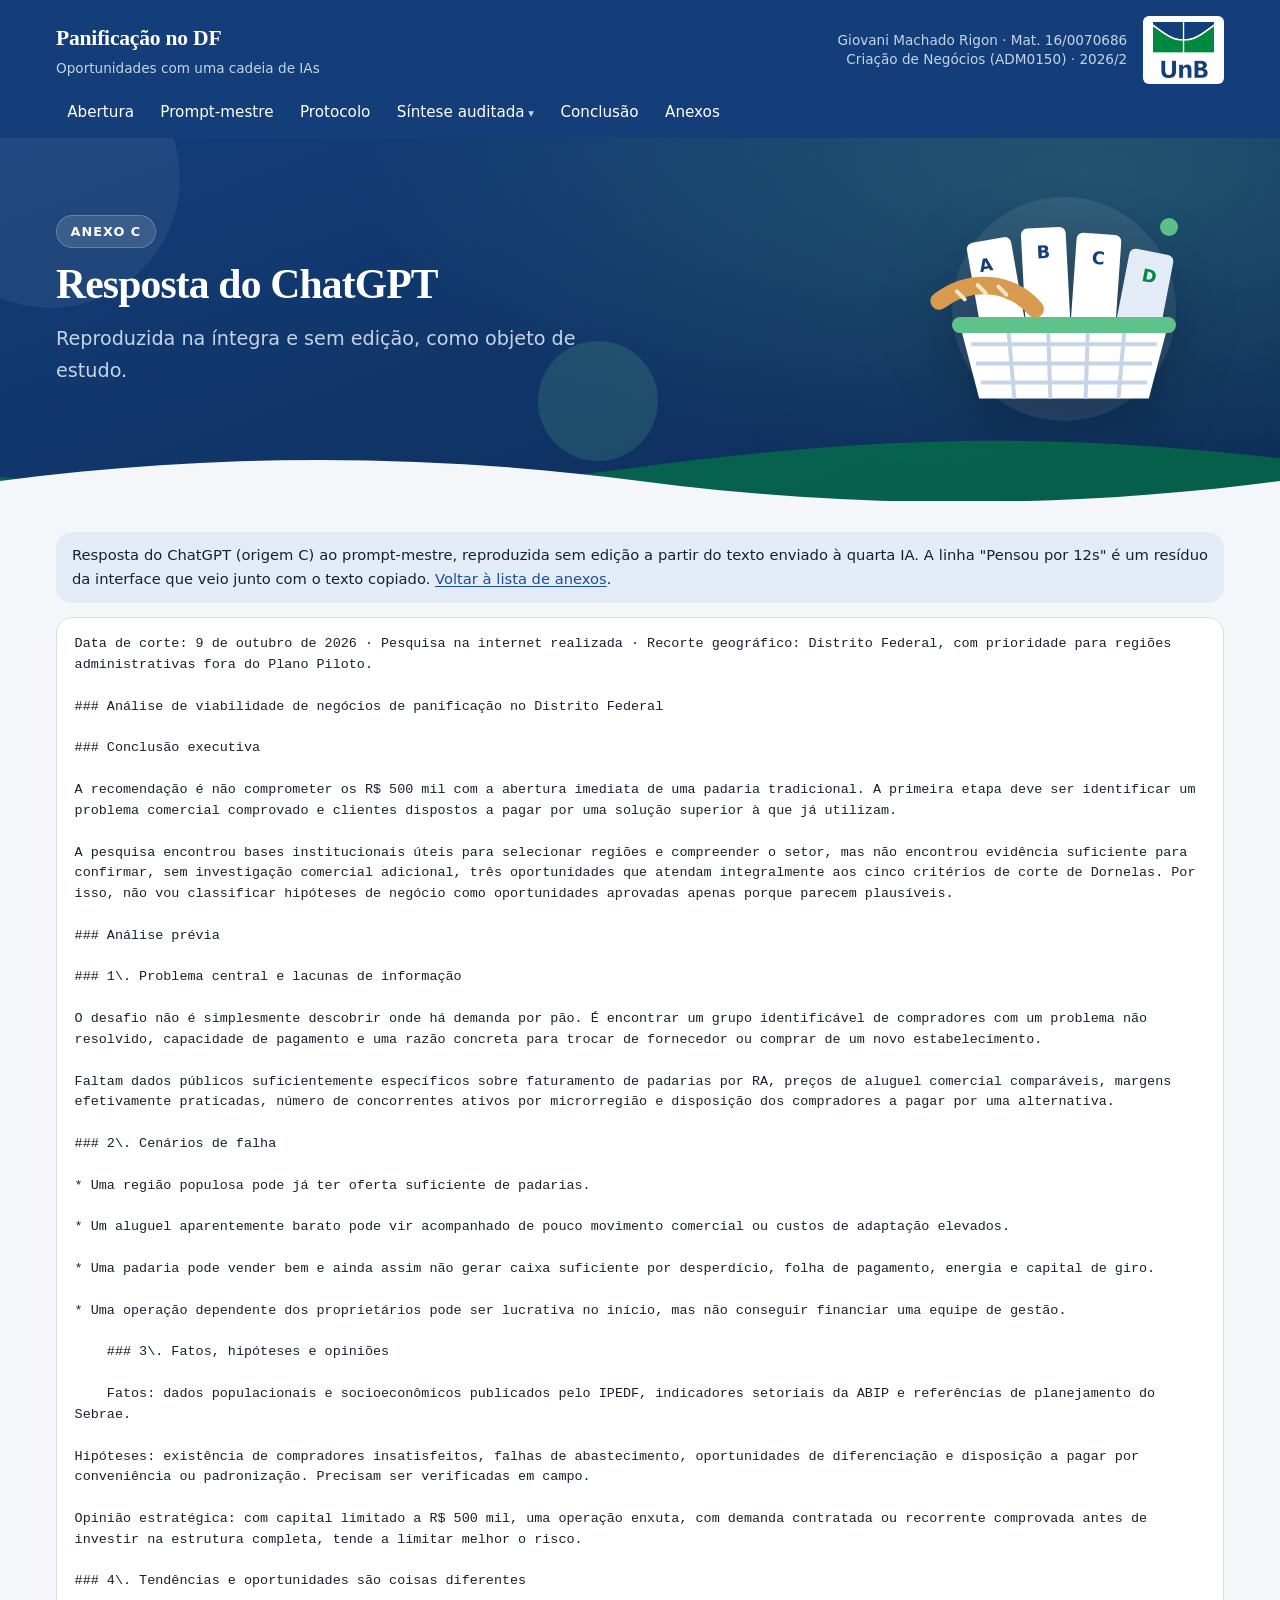
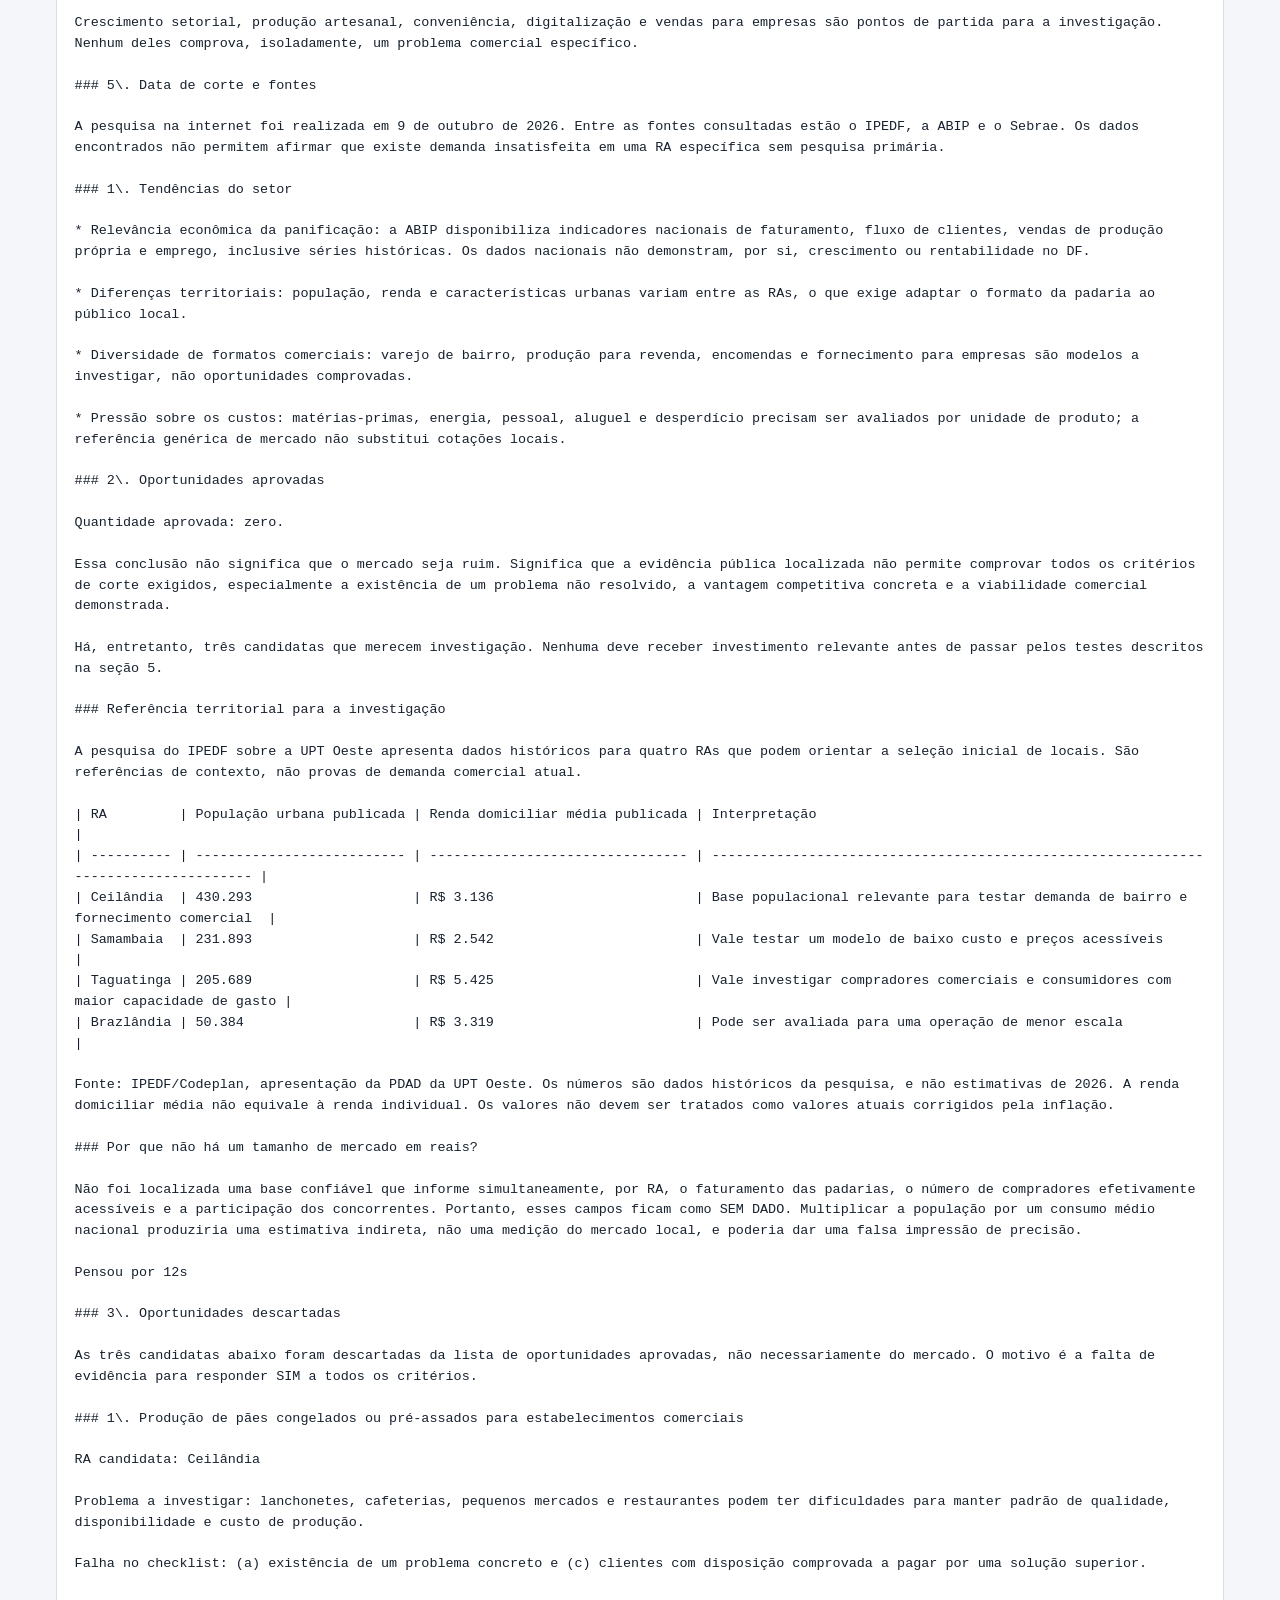
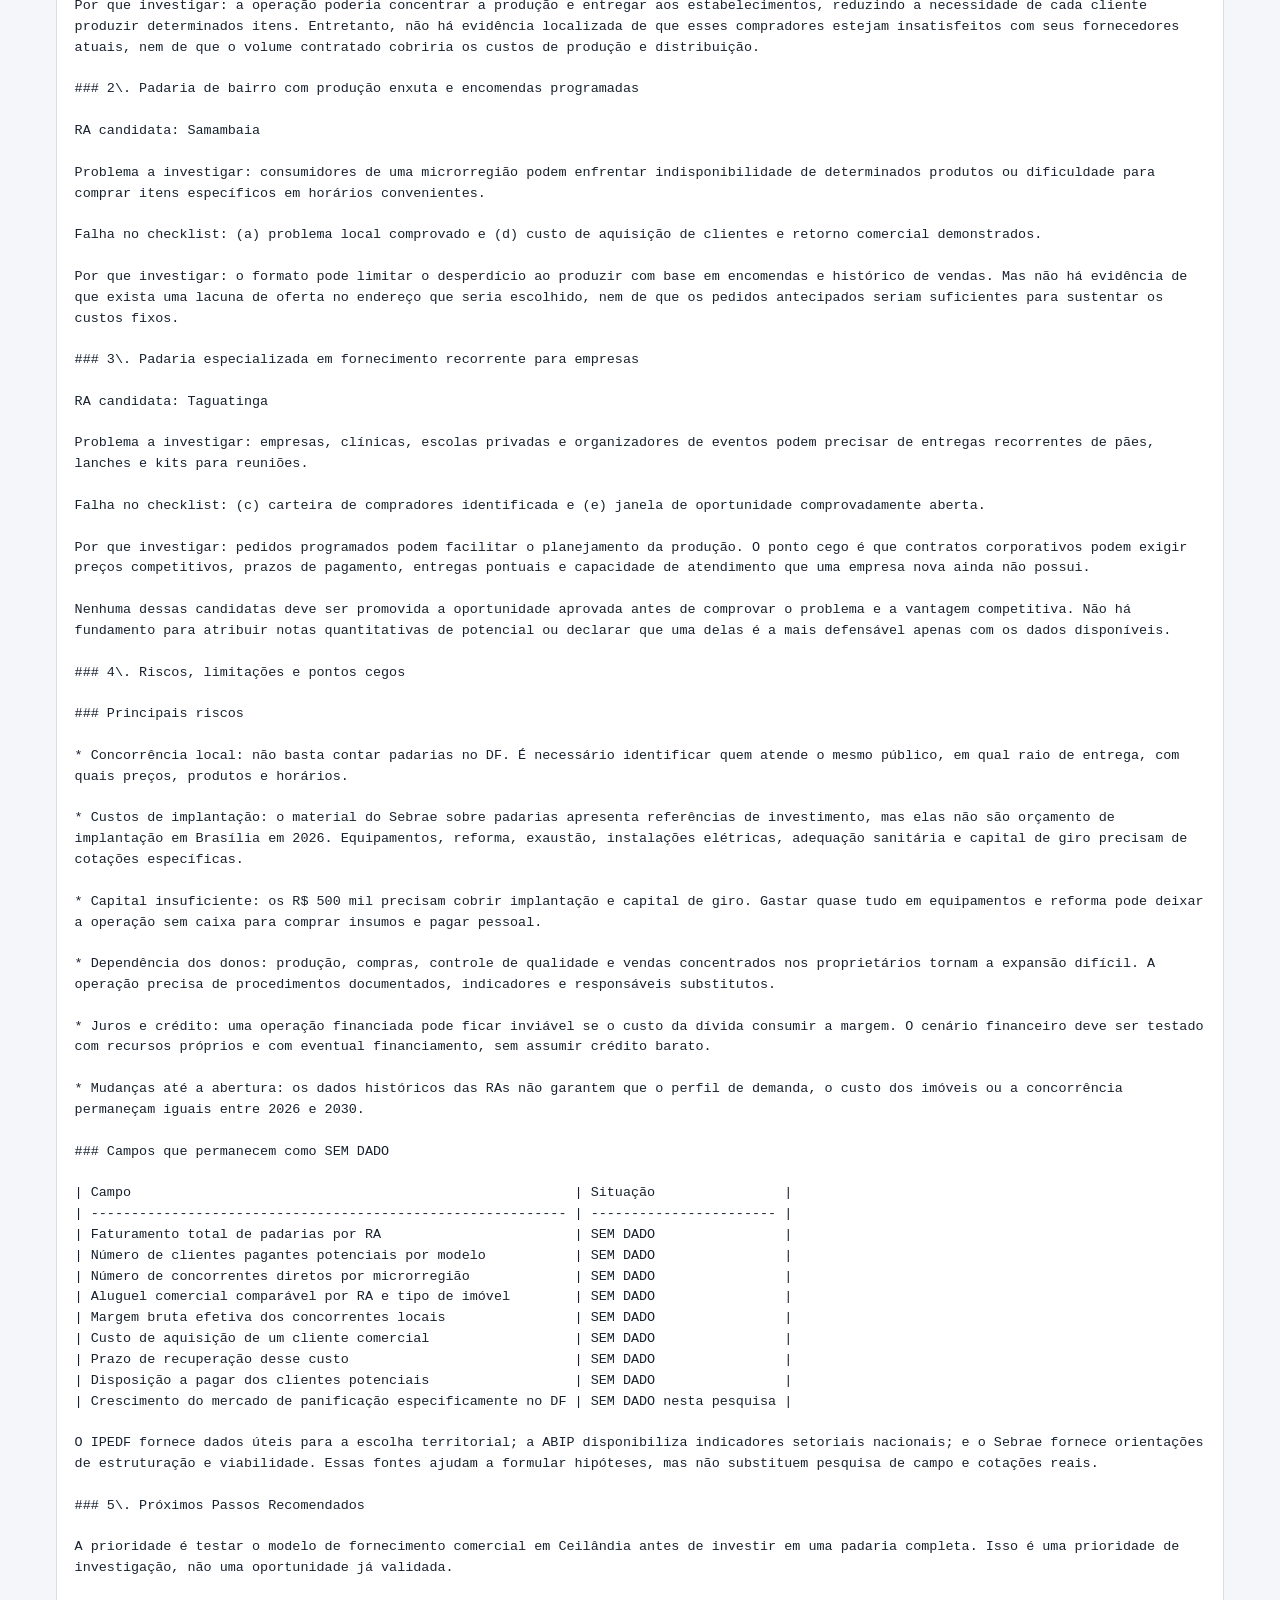
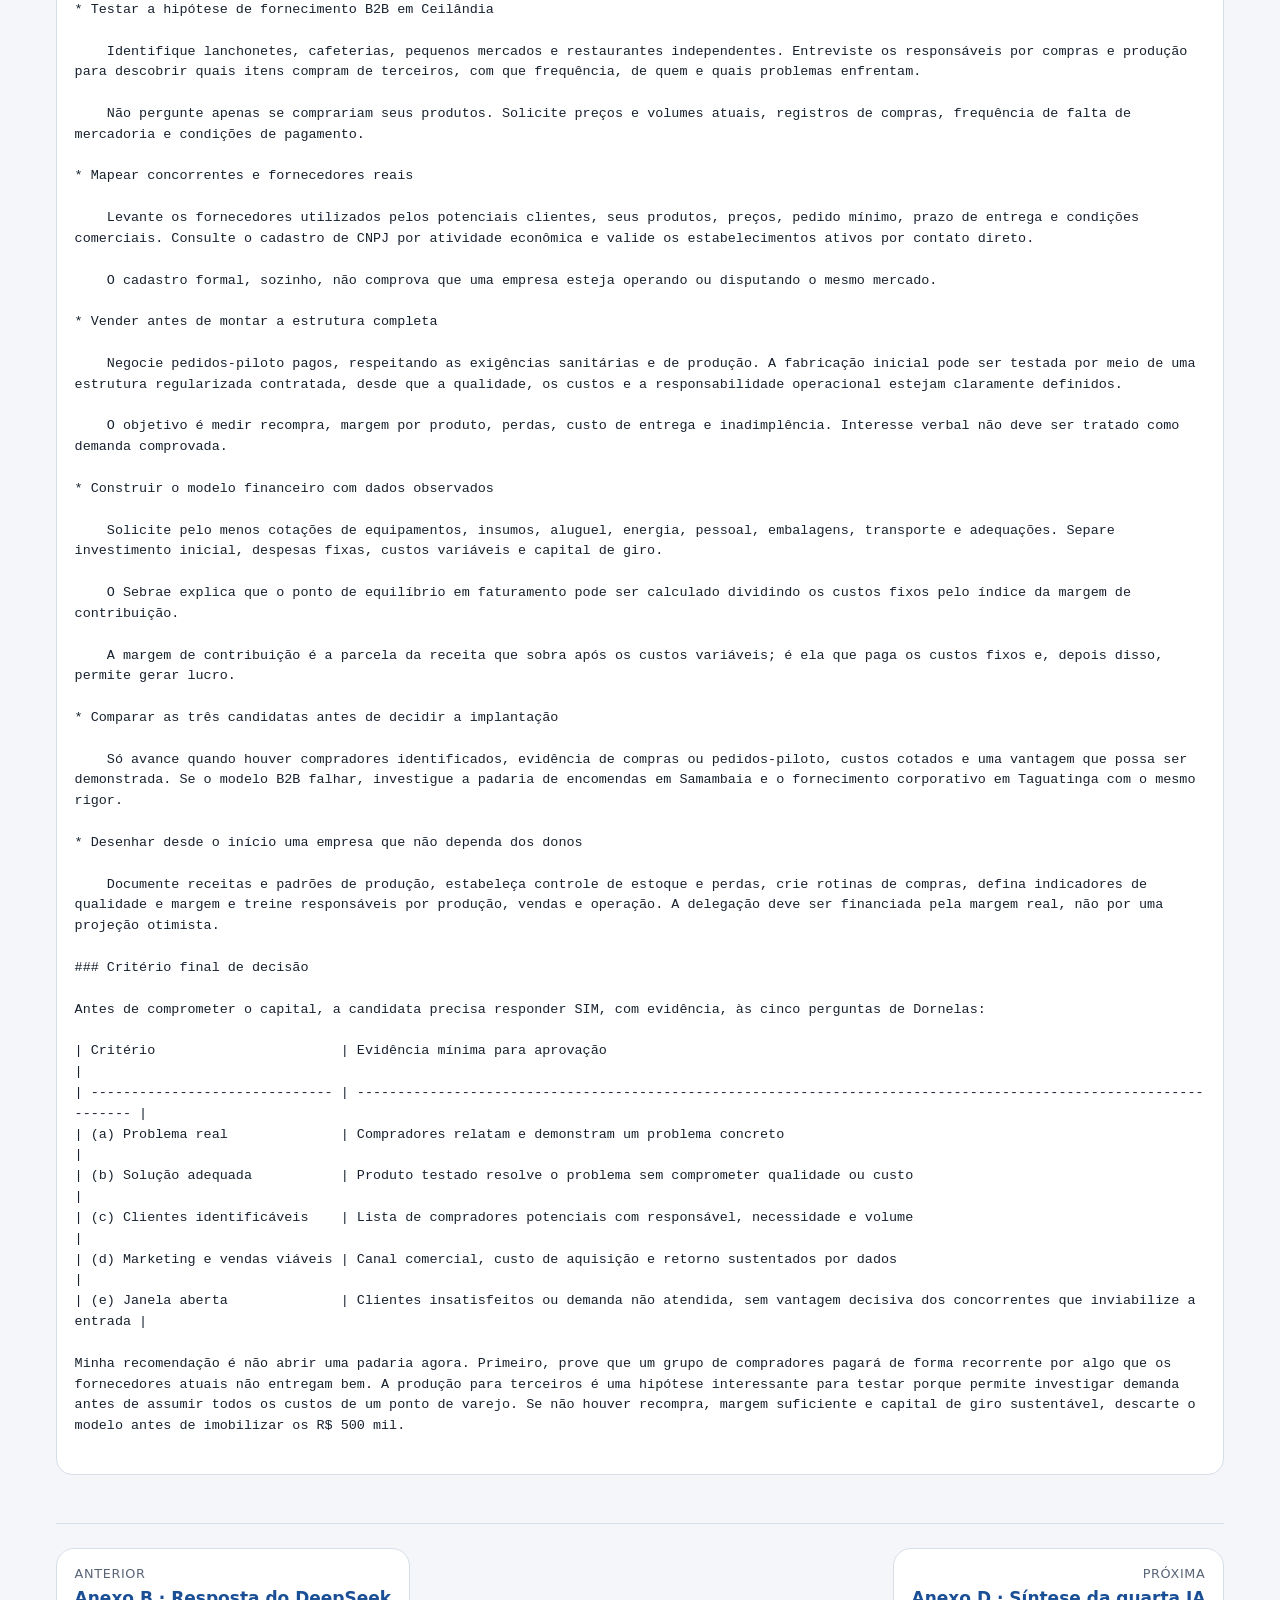
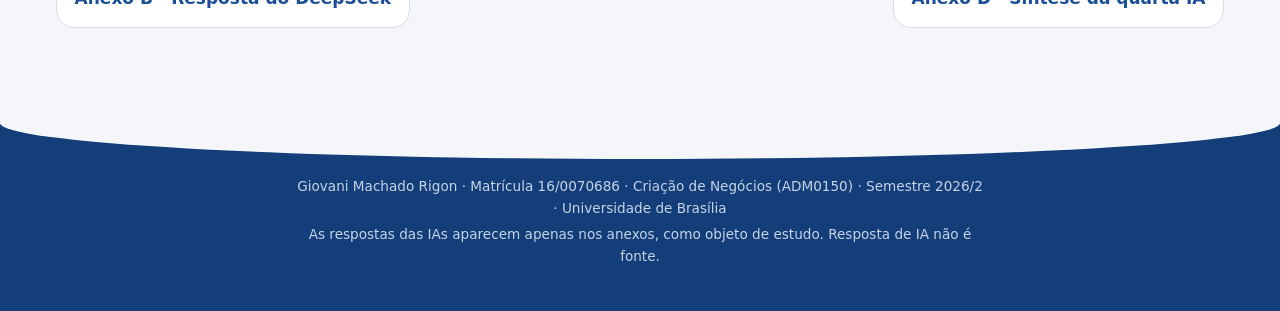
<file: anexo-c-chatgpt.html>
<!doctype html>
<html lang="pt-BR">
<head>
<meta charset="utf-8">
<meta name="viewport" content="width=device-width, initial-scale=1">
<title>Anexo C · Resposta do ChatGPT · Panificação no DF</title>
<meta name="description" content="Estudo de caso de Criação de Negócios (UnB, 2026/2): detecção de oportunidades em panificação no DF com uma cadeia de quatro IAs e a auditoria da síntese.">
<link rel="icon" href="data:image/svg+xml,%3Csvg xmlns='http://www.w3.org/2000/svg' viewBox='0 0 32 32'%3E%3Cellipse cx='16' cy='18' rx='13' ry='9' fill='%23133e79'/%3E%3Cpath d='M9 14l3 6M15 12l2 7M21 13l2 6' stroke='%23ffffff' stroke-width='2' stroke-linecap='round'/%3E%3C/svg%3E">
<link rel="stylesheet" href="assets/estilo.css">
</head>
<body class="annex">
<script>document.documentElement.classList.add("js")</script>
<a class="pular" href="#conteudo">Pular para o conteúdo</a>
<div class="progresso" aria-hidden="true"><span></span></div>
<header class="topo">
  <div class="topo-in">
    <a class="marca" href="index.html">
      <span class="marca-t">Panificação no DF</span>
      <span class="marca-s">Oportunidades com uma cadeia de IAs</span>
    </a>
    <div class="topo-dir">
      <p class="id-aluno">Giovani Machado Rigon · Mat. 16/0070686<br>Criação de Negócios (ADM0150) · 2026/2</p>
      <img class="logo-unb" src="assets/logo-unb.png" alt="Universidade de Brasília" onerror="this.style.display='none'">
    </div>
  </div>
  <details class="menu">
    <summary>Menu</summary>
    <nav aria-label="Seções do site"><ul><li><a href="index.html">Abertura</a></li><li><a href="prompt-mestre.html">Prompt-mestre</a></li><li><a href="protocolo.html">Protocolo</a></li><li class="grupo"><span>Síntese auditada</span><ul><li><a href="auditoria-rastreabilidade.html">Rastreabilidade</a></li><li><a href="auditoria-verificacao.html">Fontes primárias</a></li><li><a href="auditoria-regua.html">Aplicação da régua</a></li></ul></li><li><a href="conclusao.html">Conclusão</a></li><li><a href="anexos.html">Anexos</a></li></ul></nav>
  </details>
  <nav class="menu-largo" aria-label="Seções do site"><ul><li><a href="index.html">Abertura</a></li><li><a href="prompt-mestre.html">Prompt-mestre</a></li><li><a href="protocolo.html">Protocolo</a></li><li class="grupo"><span>Síntese auditada</span><ul><li><a href="auditoria-rastreabilidade.html">Rastreabilidade</a></li><li><a href="auditoria-verificacao.html">Fontes primárias</a></li><li><a href="auditoria-regua.html">Aplicação da régua</a></li></ul></li><li><a href="conclusao.html">Conclusão</a></li><li><a href="anexos.html">Anexos</a></li></ul></nav>
</header>
<section class="faixa faixa-annex">
  <span class="bolha b1" aria-hidden="true"></span><span class="bolha b2" aria-hidden="true"></span><span class="bolha b3" aria-hidden="true"></span>
  <div class="faixa-in">
    <div class="faixa-txt">
      <p class="kicker">Anexo C</p>
      <h1>Resposta do ChatGPT</h1>
      <p class="faixa-sub">Reproduzida na íntegra e sem edição, como objeto de estudo.</p>
      
    </div>
    <div class="faixa-img"><img src="assets/img/cesta.svg" alt="" width="400" height="320"></div>
  </div>
  <svg class="onda" viewBox="0 0 1440 80" preserveAspectRatio="none" aria-hidden="true"><path class="onda-v" d="M-80 40c260 40 500 40 800 0s500-40 800 0v40H-80z"/><path class="onda-f" d="M0 56c240-32 480-32 720 0s480 32 720 0v24H0z"/></svg>
</section>

<main id="conteudo">
<article class="conteudo">
<p class="nota-anexo">Resposta do ChatGPT (origem C) ao prompt-mestre, reproduzida sem edição a partir do texto enviado à quarta IA. A linha "Pensou por 12s" é um resíduo da interface que veio junto com o texto copiado. <a href="anexos.html">Voltar à lista de anexos</a>.</p><pre class="anexo-bruto">Data de corte: 9 de outubro de 2026 · Pesquisa na internet realizada · Recorte geográfico: Distrito Federal, com prioridade para regiões administrativas fora do Plano Piloto.

### Análise de viabilidade de negócios de panificação no Distrito Federal

### Conclusão executiva

A recomendação é não comprometer os R$ 500 mil com a abertura imediata de uma padaria tradicional. A primeira etapa deve ser identificar um problema comercial comprovado e clientes dispostos a pagar por uma solução superior à que já utilizam.

A pesquisa encontrou bases institucionais úteis para selecionar regiões e compreender o setor, mas não encontrou evidência suficiente para confirmar, sem investigação comercial adicional, três oportunidades que atendam integralmente aos cinco critérios de corte de Dornelas. Por isso, não vou classificar hipóteses de negócio como oportunidades aprovadas apenas porque parecem plausíveis.

### Análise prévia

### 1\. Problema central e lacunas de informação

O desafio não é simplesmente descobrir onde há demanda por pão. É encontrar um grupo identificável de compradores com um problema não resolvido, capacidade de pagamento e uma razão concreta para trocar de fornecedor ou comprar de um novo estabelecimento.

Faltam dados públicos suficientemente específicos sobre faturamento de padarias por RA, preços de aluguel comercial comparáveis, margens efetivamente praticadas, número de concorrentes ativos por microrregião e disposição dos compradores a pagar por uma alternativa.

### 2\. Cenários de falha

* Uma região populosa pode já ter oferta suficiente de padarias.

* Um aluguel aparentemente barato pode vir acompanhado de pouco movimento comercial ou custos de adaptação elevados.

* Uma padaria pode vender bem e ainda assim não gerar caixa suficiente por desperdício, folha de pagamento, energia e capital de giro.

* Uma operação dependente dos proprietários pode ser lucrativa no início, mas não conseguir financiar uma equipe de gestão.

    ### 3\. Fatos, hipóteses e opiniões

    Fatos: dados populacionais e socioeconômicos publicados pelo IPEDF, indicadores setoriais da ABIP e referências de planejamento do Sebrae.

Hipóteses: existência de compradores insatisfeitos, falhas de abastecimento, oportunidades de diferenciação e disposição a pagar por conveniência ou padronização. Precisam ser verificadas em campo.

Opinião estratégica: com capital limitado a R$ 500 mil, uma operação enxuta, com demanda contratada ou recorrente comprovada antes de investir na estrutura completa, tende a limitar melhor o risco.

### 4\. Tendências e oportunidades são coisas diferentes

Crescimento setorial, produção artesanal, conveniência, digitalização e vendas para empresas são pontos de partida para a investigação. Nenhum deles comprova, isoladamente, um problema comercial específico.

### 5\. Data de corte e fontes

A pesquisa na internet foi realizada em 9 de outubro de 2026. Entre as fontes consultadas estão o IPEDF, a ABIP e o Sebrae. Os dados encontrados não permitem afirmar que existe demanda insatisfeita em uma RA específica sem pesquisa primária.

### 1\. Tendências do setor

* Relevância econômica da panificação: a ABIP disponibiliza indicadores nacionais de faturamento, fluxo de clientes, vendas de produção própria e emprego, inclusive séries históricas. Os dados nacionais não demonstram, por si, crescimento ou rentabilidade no DF.

* Diferenças territoriais: população, renda e características urbanas variam entre as RAs, o que exige adaptar o formato da padaria ao público local.

* Diversidade de formatos comerciais: varejo de bairro, produção para revenda, encomendas e fornecimento para empresas são modelos a investigar, não oportunidades comprovadas.

* Pressão sobre os custos: matérias-primas, energia, pessoal, aluguel e desperdício precisam ser avaliados por unidade de produto; a referência genérica de mercado não substitui cotações locais.

### 2\. Oportunidades aprovadas

Quantidade aprovada: zero.

Essa conclusão não significa que o mercado seja ruim. Significa que a evidência pública localizada não permite comprovar todos os critérios de corte exigidos, especialmente a existência de um problema não resolvido, a vantagem competitiva concreta e a viabilidade comercial demonstrada.

Há, entretanto, três candidatas que merecem investigação. Nenhuma deve receber investimento relevante antes de passar pelos testes descritos na seção 5.

### Referência territorial para a investigação

A pesquisa do IPEDF sobre a UPT Oeste apresenta dados históricos para quatro RAs que podem orientar a seleção inicial de locais. São referências de contexto, não provas de demanda comercial atual.

| RA         | População urbana publicada | Renda domiciliar média publicada | Interpretação                                                                       |
| ---------- | -------------------------- | -------------------------------- | ----------------------------------------------------------------------------------- |
| Ceilândia  | 430.293                    | R$ 3.136                         | Base populacional relevante para testar demanda de bairro e fornecimento comercial  |
| Samambaia  | 231.893                    | R$ 2.542                         | Vale testar um modelo de baixo custo e preços acessíveis                            |
| Taguatinga | 205.689                    | R$ 5.425                         | Vale investigar compradores comerciais e consumidores com maior capacidade de gasto |
| Brazlândia | 50.384                     | R$ 3.319                         | Pode ser avaliada para uma operação de menor escala                                 |

Fonte: IPEDF/Codeplan, apresentação da PDAD da UPT Oeste. Os números são dados históricos da pesquisa, e não estimativas de 2026. A renda domiciliar média não equivale à renda individual. Os valores não devem ser tratados como valores atuais corrigidos pela inflação.

### Por que não há um tamanho de mercado em reais?

Não foi localizada uma base confiável que informe simultaneamente, por RA, o faturamento das padarias, o número de compradores efetivamente acessíveis e a participação dos concorrentes. Portanto, esses campos ficam como SEM DADO. Multiplicar a população por um consumo médio nacional produziria uma estimativa indireta, não uma medição do mercado local, e poderia dar uma falsa impressão de precisão.

Pensou por 12s

### 3\. Oportunidades descartadas

As três candidatas abaixo foram descartadas da lista de oportunidades aprovadas, não necessariamente do mercado. O motivo é a falta de evidência para responder SIM a todos os critérios.

### 1\. Produção de pães congelados ou pré-assados para estabelecimentos comerciais

RA candidata: Ceilândia

Problema a investigar: lanchonetes, cafeterias, pequenos mercados e restaurantes podem ter dificuldades para manter padrão de qualidade, disponibilidade e custo de produção.

Falha no checklist: (a) existência de um problema concreto e (c) clientes com disposição comprovada a pagar por uma solução superior.

Por que investigar: a operação poderia concentrar a produção e entregar aos estabelecimentos, reduzindo a necessidade de cada cliente produzir determinados itens. Entretanto, não há evidência localizada de que esses compradores estejam insatisfeitos com seus fornecedores atuais, nem de que o volume contratado cobriria os custos de produção e distribuição.

### 2\. Padaria de bairro com produção enxuta e encomendas programadas

RA candidata: Samambaia

Problema a investigar: consumidores de uma microrregião podem enfrentar indisponibilidade de determinados produtos ou dificuldade para comprar itens específicos em horários convenientes.

Falha no checklist: (a) problema local comprovado e (d) custo de aquisição de clientes e retorno comercial demonstrados.

Por que investigar: o formato pode limitar o desperdício ao produzir com base em encomendas e histórico de vendas. Mas não há evidência de que exista uma lacuna de oferta no endereço que seria escolhido, nem de que os pedidos antecipados seriam suficientes para sustentar os custos fixos.

### 3\. Padaria especializada em fornecimento recorrente para empresas

RA candidata: Taguatinga

Problema a investigar: empresas, clínicas, escolas privadas e organizadores de eventos podem precisar de entregas recorrentes de pães, lanches e kits para reuniões.

Falha no checklist: (c) carteira de compradores identificada e (e) janela de oportunidade comprovadamente aberta.

Por que investigar: pedidos programados podem facilitar o planejamento da produção. O ponto cego é que contratos corporativos podem exigir preços competitivos, prazos de pagamento, entregas pontuais e capacidade de atendimento que uma empresa nova ainda não possui.

Nenhuma dessas candidatas deve ser promovida a oportunidade aprovada antes de comprovar o problema e a vantagem competitiva. Não há fundamento para atribuir notas quantitativas de potencial ou declarar que uma delas é a mais defensável apenas com os dados disponíveis.

### 4\. Riscos, limitações e pontos cegos

### Principais riscos

* Concorrência local: não basta contar padarias no DF. É necessário identificar quem atende o mesmo público, em qual raio de entrega, com quais preços, produtos e horários.

* Custos de implantação: o material do Sebrae sobre padarias apresenta referências de investimento, mas elas não são orçamento de implantação em Brasília em 2026. Equipamentos, reforma, exaustão, instalações elétricas, adequação sanitária e capital de giro precisam de cotações específicas.

* Capital insuficiente: os R$ 500 mil precisam cobrir implantação e capital de giro. Gastar quase tudo em equipamentos e reforma pode deixar a operação sem caixa para comprar insumos e pagar pessoal.

* Dependência dos donos: produção, compras, controle de qualidade e vendas concentrados nos proprietários tornam a expansão difícil. A operação precisa de procedimentos documentados, indicadores e responsáveis substitutos.

* Juros e crédito: uma operação financiada pode ficar inviável se o custo da dívida consumir a margem. O cenário financeiro deve ser testado com recursos próprios e com eventual financiamento, sem assumir crédito barato.

* Mudanças até a abertura: os dados históricos das RAs não garantem que o perfil de demanda, o custo dos imóveis ou a concorrência permaneçam iguais entre 2026 e 2030.

### Campos que permanecem como SEM DADO

| Campo                                                       | Situação                |
| ----------------------------------------------------------- | ----------------------- |
| Faturamento total de padarias por RA                        | SEM DADO                |
| Número de clientes pagantes potenciais por modelo           | SEM DADO                |
| Número de concorrentes diretos por microrregião             | SEM DADO                |
| Aluguel comercial comparável por RA e tipo de imóvel        | SEM DADO                |
| Margem bruta efetiva dos concorrentes locais                | SEM DADO                |
| Custo de aquisição de um cliente comercial                  | SEM DADO                |
| Prazo de recuperação desse custo                            | SEM DADO                |
| Disposição a pagar dos clientes potenciais                  | SEM DADO                |
| Crescimento do mercado de panificação especificamente no DF | SEM DADO nesta pesquisa |

O IPEDF fornece dados úteis para a escolha territorial; a ABIP disponibiliza indicadores setoriais nacionais; e o Sebrae fornece orientações de estruturação e viabilidade. Essas fontes ajudam a formular hipóteses, mas não substituem pesquisa de campo e cotações reais.

### 5\. Próximos Passos Recomendados

A prioridade é testar o modelo de fornecimento comercial em Ceilândia antes de investir em uma padaria completa. Isso é uma prioridade de investigação, não uma oportunidade já validada.

* Testar a hipótese de fornecimento B2B em Ceilândia

    Identifique lanchonetes, cafeterias, pequenos mercados e restaurantes independentes. Entreviste os responsáveis por compras e produção para descobrir quais itens compram de terceiros, com que frequência, de quem e quais problemas enfrentam.

    Não pergunte apenas se comprariam seus produtos. Solicite preços e volumes atuais, registros de compras, frequência de falta de mercadoria e condições de pagamento.

* Mapear concorrentes e fornecedores reais

    Levante os fornecedores utilizados pelos potenciais clientes, seus produtos, preços, pedido mínimo, prazo de entrega e condições comerciais. Consulte o cadastro de CNPJ por atividade econômica e valide os estabelecimentos ativos por contato direto.

    O cadastro formal, sozinho, não comprova que uma empresa esteja operando ou disputando o mesmo mercado.

* Vender antes de montar a estrutura completa

    Negocie pedidos-piloto pagos, respeitando as exigências sanitárias e de produção. A fabricação inicial pode ser testada por meio de uma estrutura regularizada contratada, desde que a qualidade, os custos e a responsabilidade operacional estejam claramente definidos.

    O objetivo é medir recompra, margem por produto, perdas, custo de entrega e inadimplência. Interesse verbal não deve ser tratado como demanda comprovada.

* Construir o modelo financeiro com dados observados

    Solicite pelo menos cotações de equipamentos, insumos, aluguel, energia, pessoal, embalagens, transporte e adequações. Separe investimento inicial, despesas fixas, custos variáveis e capital de giro.

    O Sebrae explica que o ponto de equilíbrio em faturamento pode ser calculado dividindo os custos fixos pelo índice da margem de contribuição.

    A margem de contribuição é a parcela da receita que sobra após os custos variáveis; é ela que paga os custos fixos e, depois disso, permite gerar lucro.

* Comparar as três candidatas antes de decidir a implantação

    Só avance quando houver compradores identificados, evidência de compras ou pedidos-piloto, custos cotados e uma vantagem que possa ser demonstrada. Se o modelo B2B falhar, investigue a padaria de encomendas em Samambaia e o fornecimento corporativo em Taguatinga com o mesmo rigor.

* Desenhar desde o início uma empresa que não dependa dos donos

    Documente receitas e padrões de produção, estabeleça controle de estoque e perdas, crie rotinas de compras, defina indicadores de qualidade e margem e treine responsáveis por produção, vendas e operação. A delegação deve ser financiada pela margem real, não por uma projeção otimista.

### Critério final de decisão

Antes de comprometer o capital, a candidata precisa responder SIM, com evidência, às cinco perguntas de Dornelas:

| Critério                       | Evidência mínima para aprovação                                                                                  |
| ------------------------------ | ---------------------------------------------------------------------------------------------------------------- |
| (a) Problema real              | Compradores relatam e demonstram um problema concreto                                                            |
| (b) Solução adequada           | Produto testado resolve o problema sem comprometer qualidade ou custo                                            |
| (c) Clientes identificáveis    | Lista de compradores potenciais com responsável, necessidade e volume                                            |
| (d) Marketing e vendas viáveis | Canal comercial, custo de aquisição e retorno sustentados por dados                                              |
| (e) Janela aberta              | Clientes insatisfeitos ou demanda não atendida, sem vantagem decisiva dos concorrentes que inviabilize a entrada |

Minha recomendação é não abrir uma padaria agora. Primeiro, prove que um grupo de compradores pagará de forma recorrente por algo que os fornecedores atuais não entregam bem. A produção para terceiros é uma hipótese interessante para testar porque permite investigar demanda antes de assumir todos os custos de um ponto de varejo. Se não houver recompra, margem suficiente e capital de giro sustentável, descarte o modelo antes de imobilizar os R$ 500 mil.

</pre>
</article>
<nav class="pager" aria-label="Paginação"><a class="ant" href="anexo-b-deepseek.html"><small>Anterior</small>Anexo B · Resposta do DeepSeek</a><a class="prox" href="anexo-d-sintese.html"><small>Próxima</small>Anexo D · Síntese da quarta IA</a></nav>
</main>
<footer class="rodape">
  <p>Giovani Machado Rigon · Matrícula 16/0070686 · Criação de Negócios (ADM0150) · Semestre 2026/2 · Universidade de Brasília</p>
  <p>As respostas das IAs aparecem apenas nos anexos, como objeto de estudo. Resposta de IA não é fonte.</p>
</footer>
<a class="topo-btn" href="#" aria-label="Voltar ao topo">↑</a>
<script src="assets/movimento.js" defer></script>
</body>
</html>
</file>
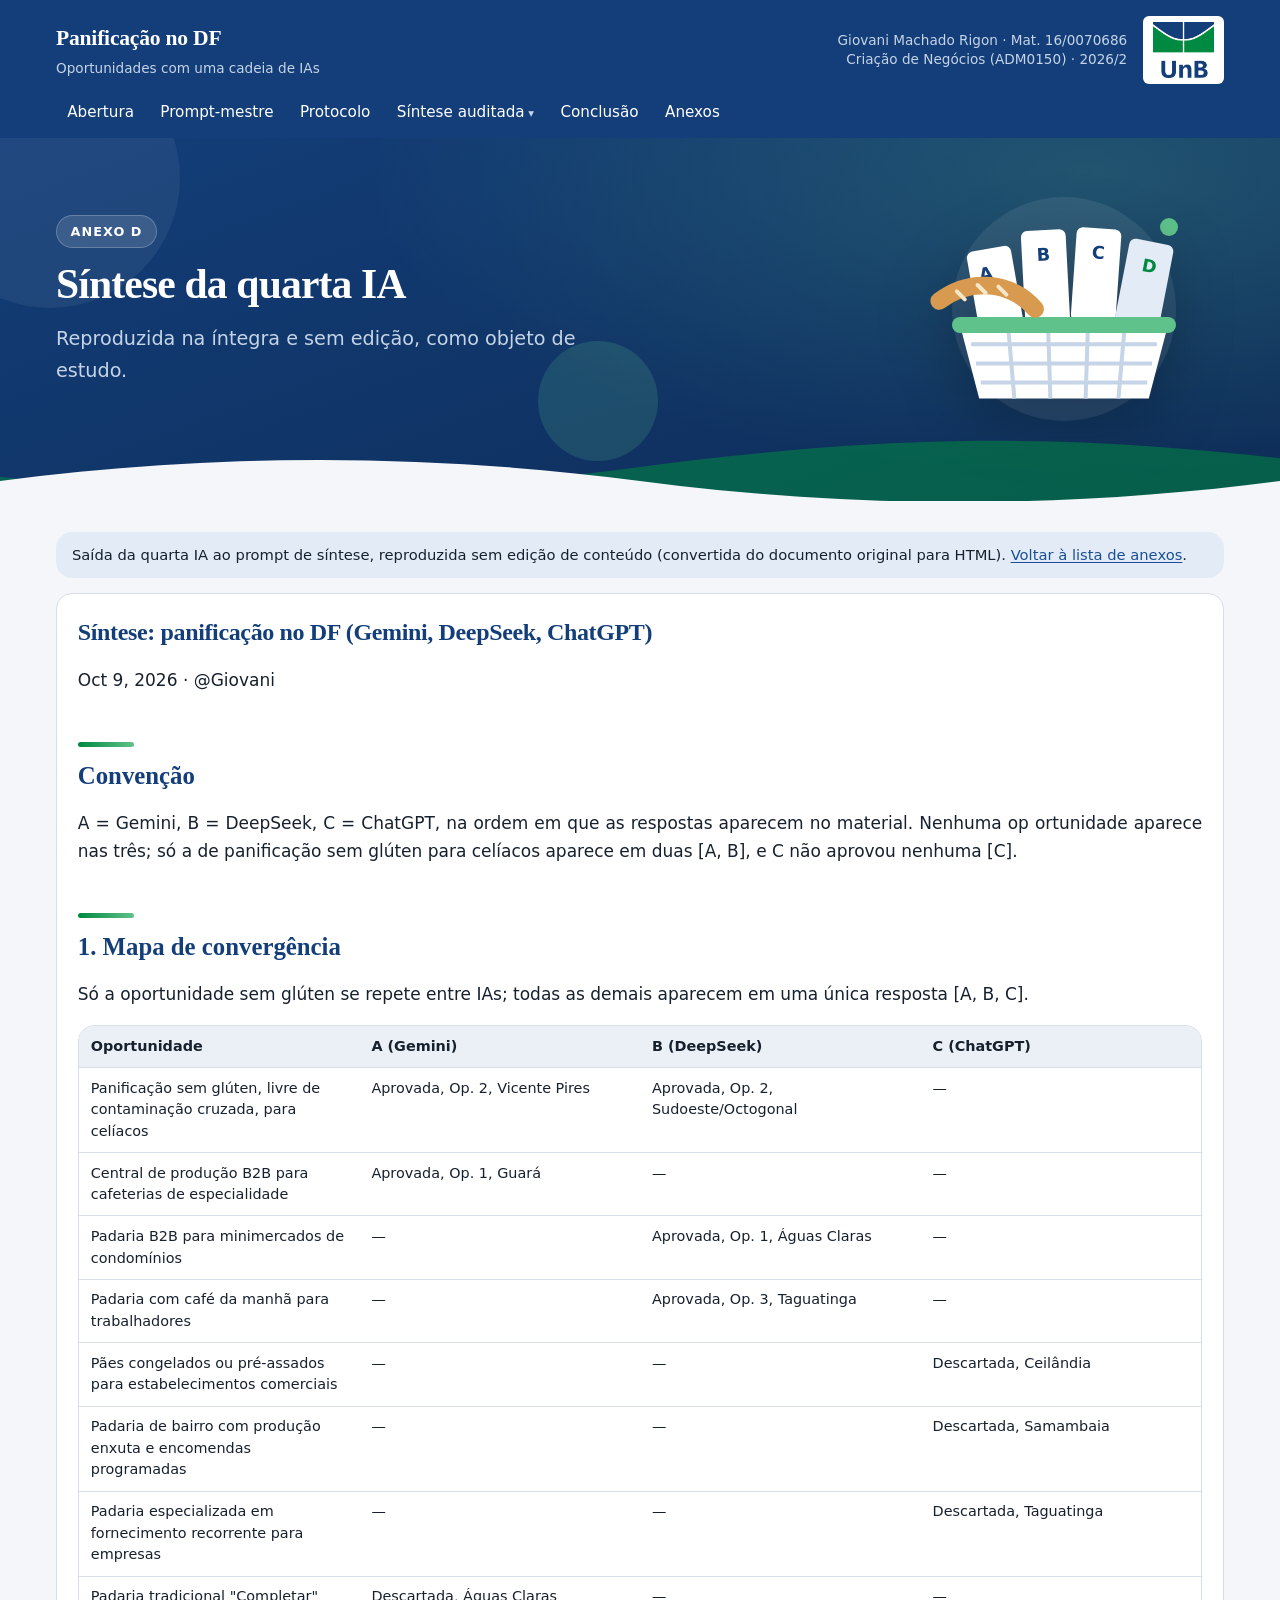
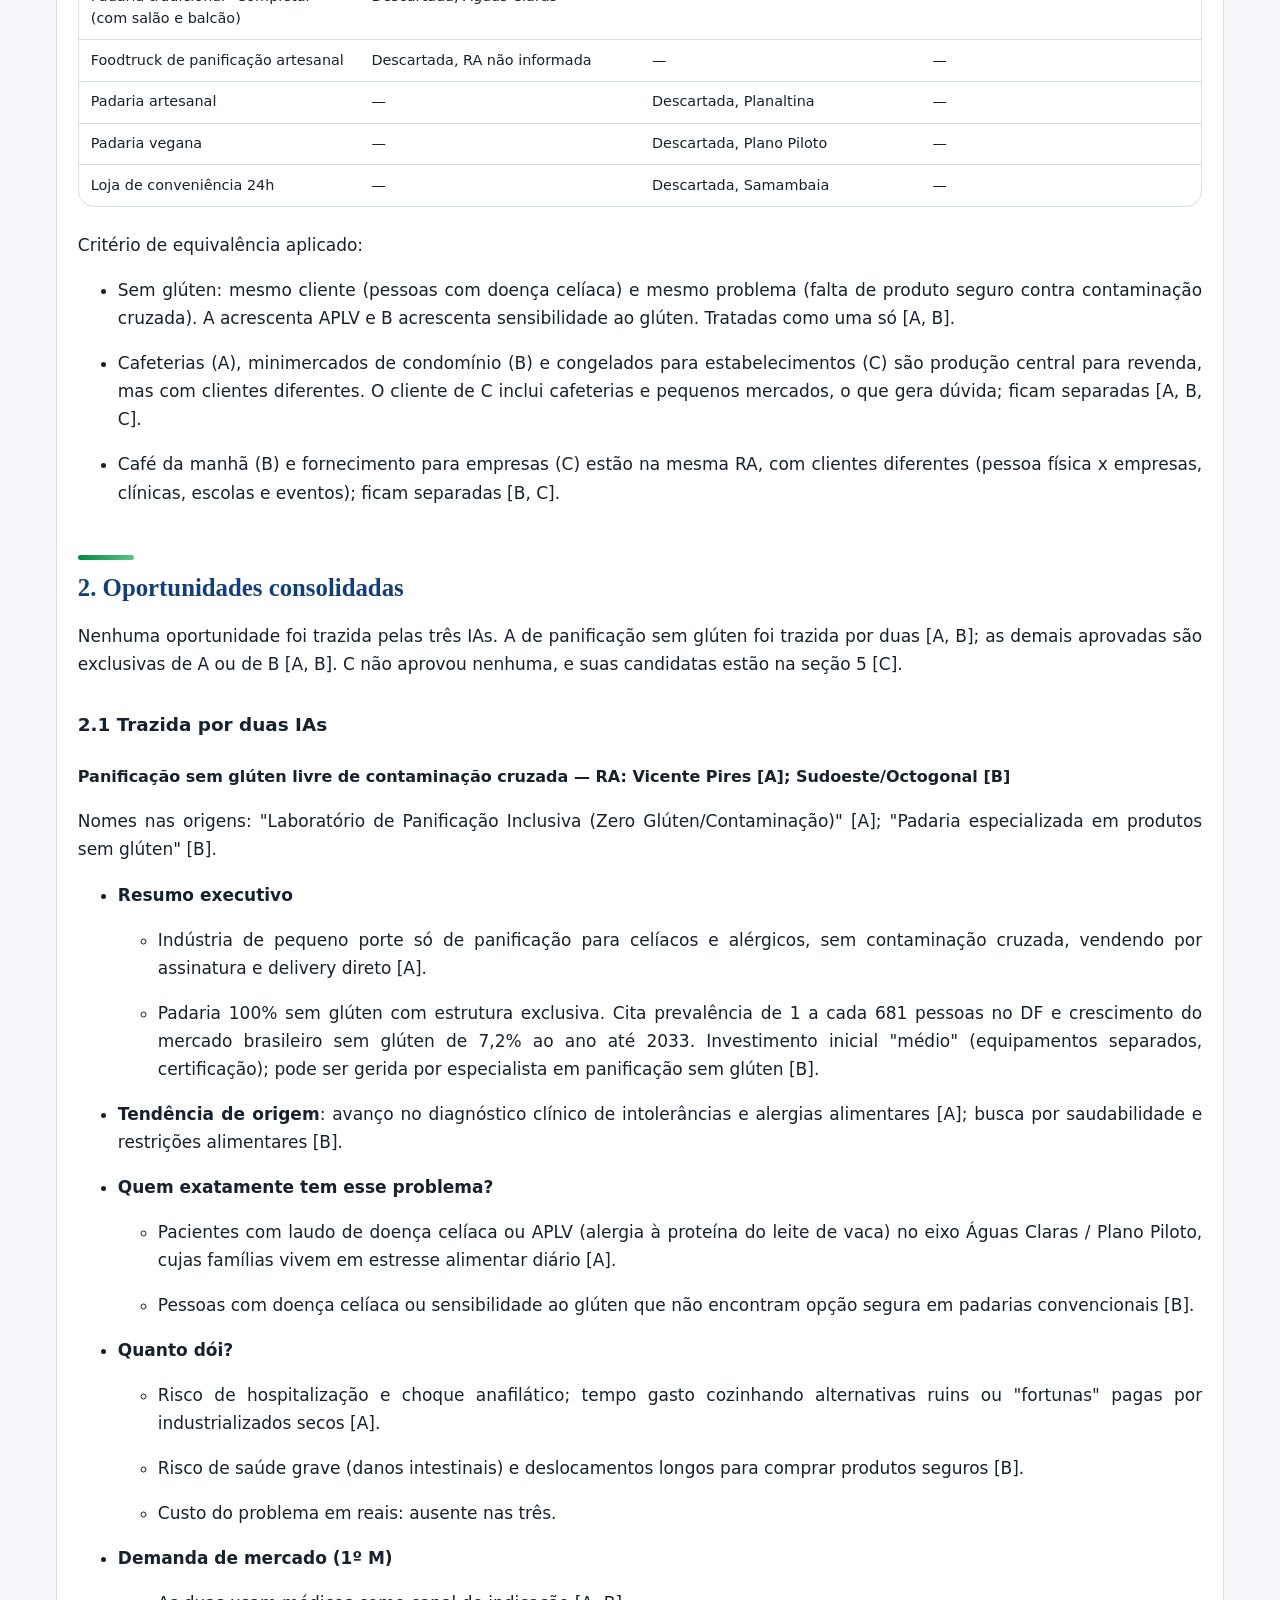
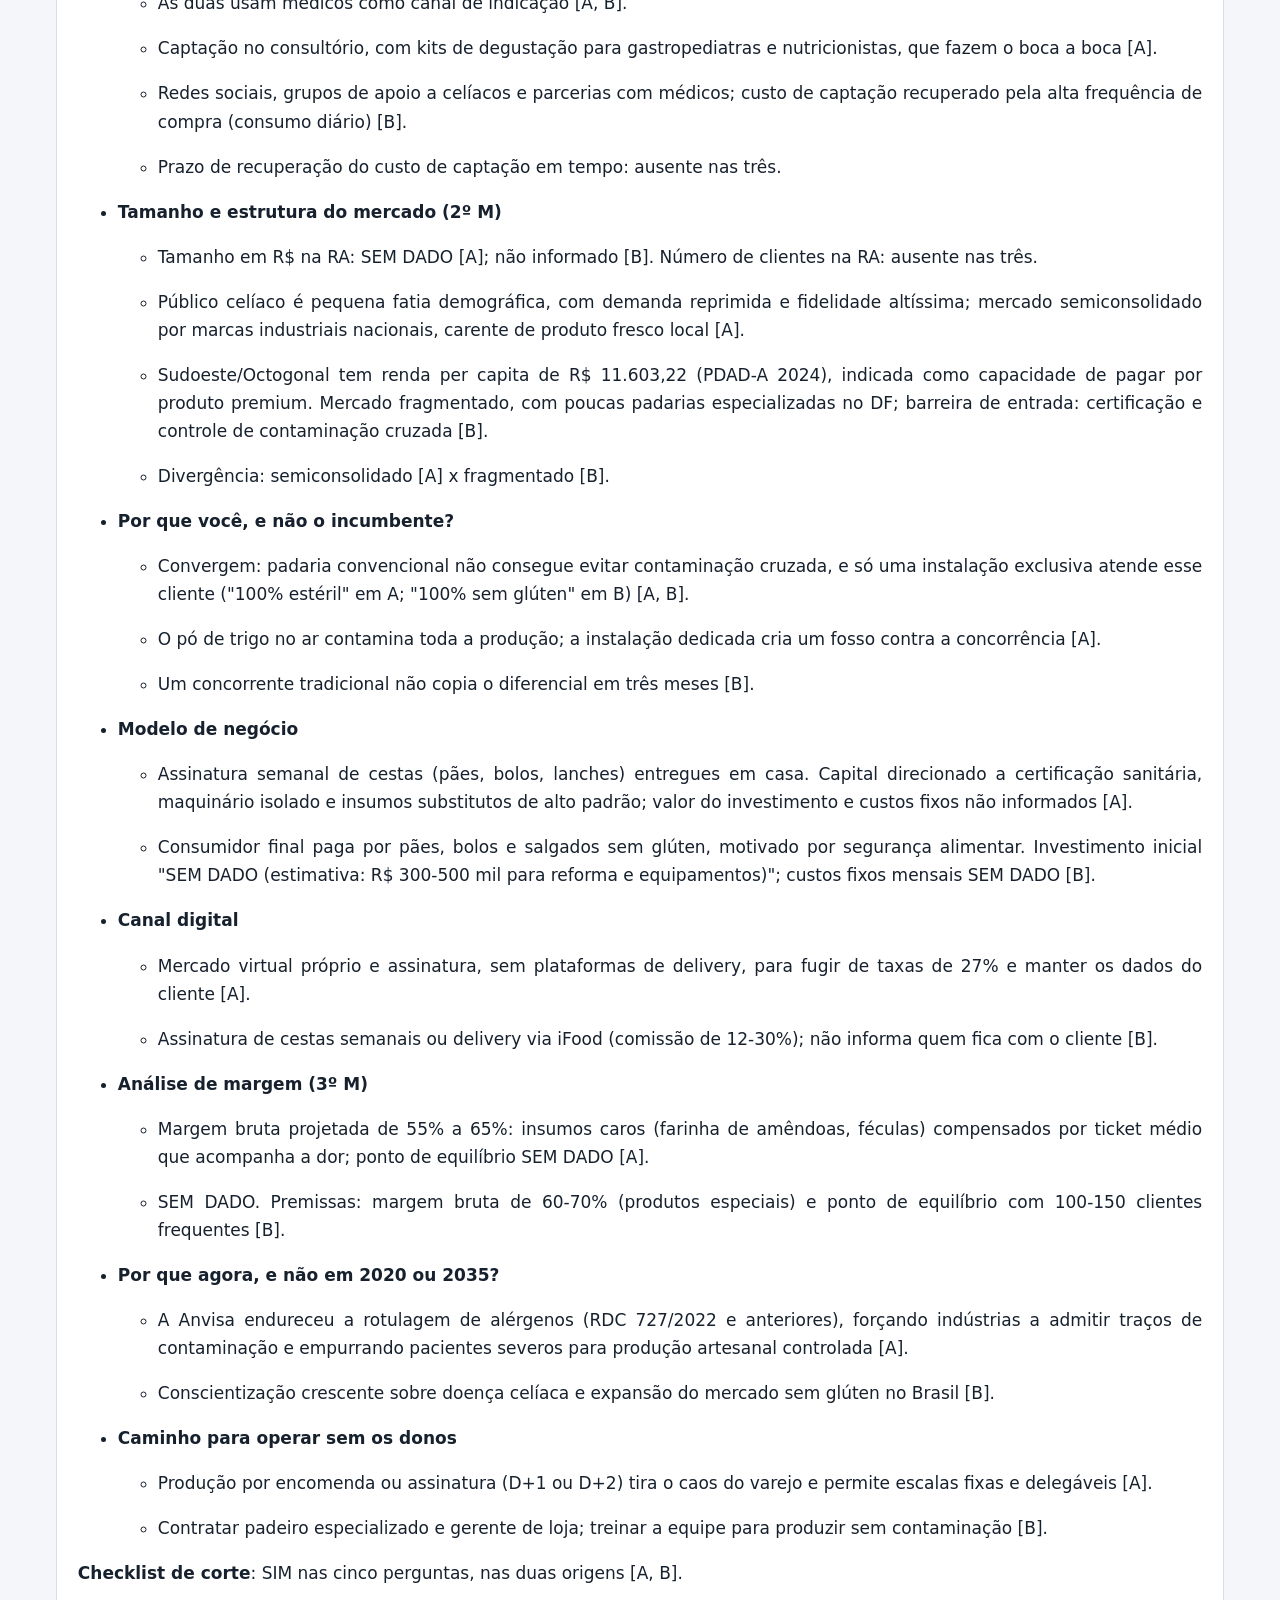
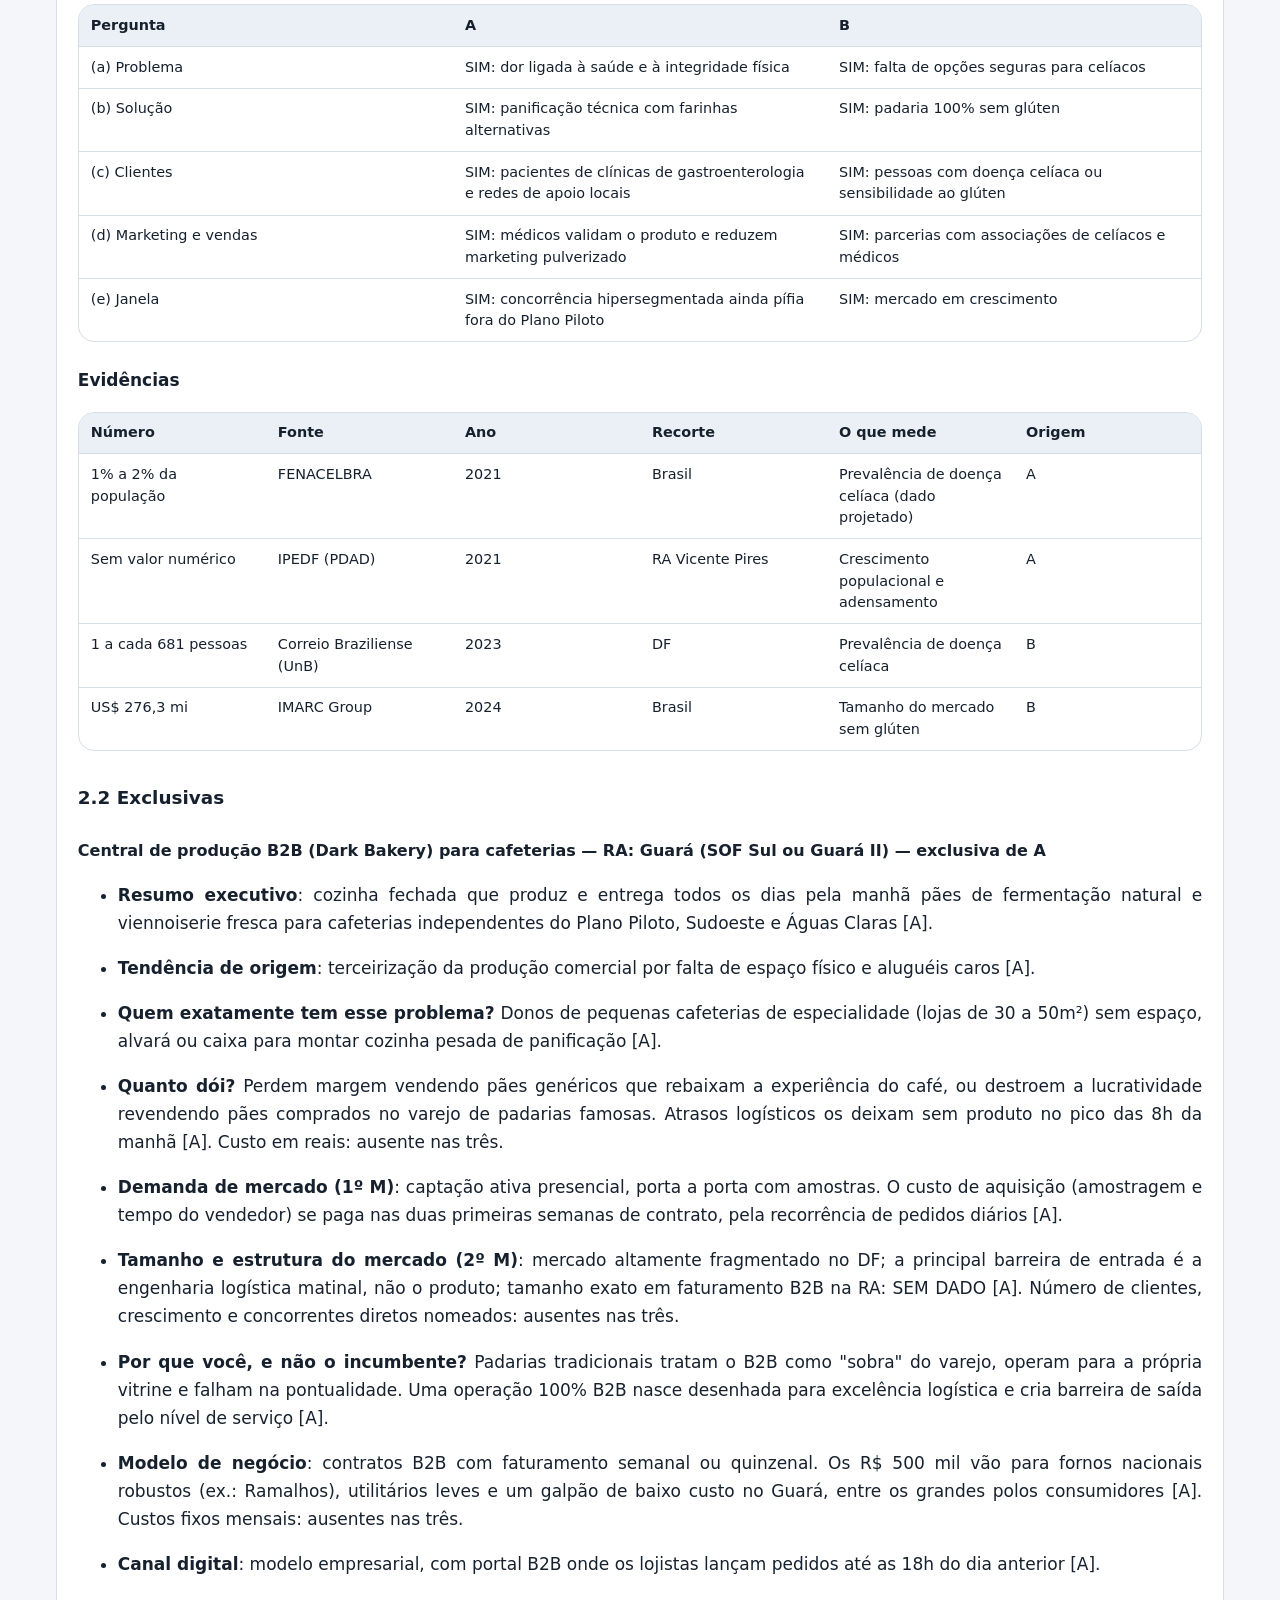
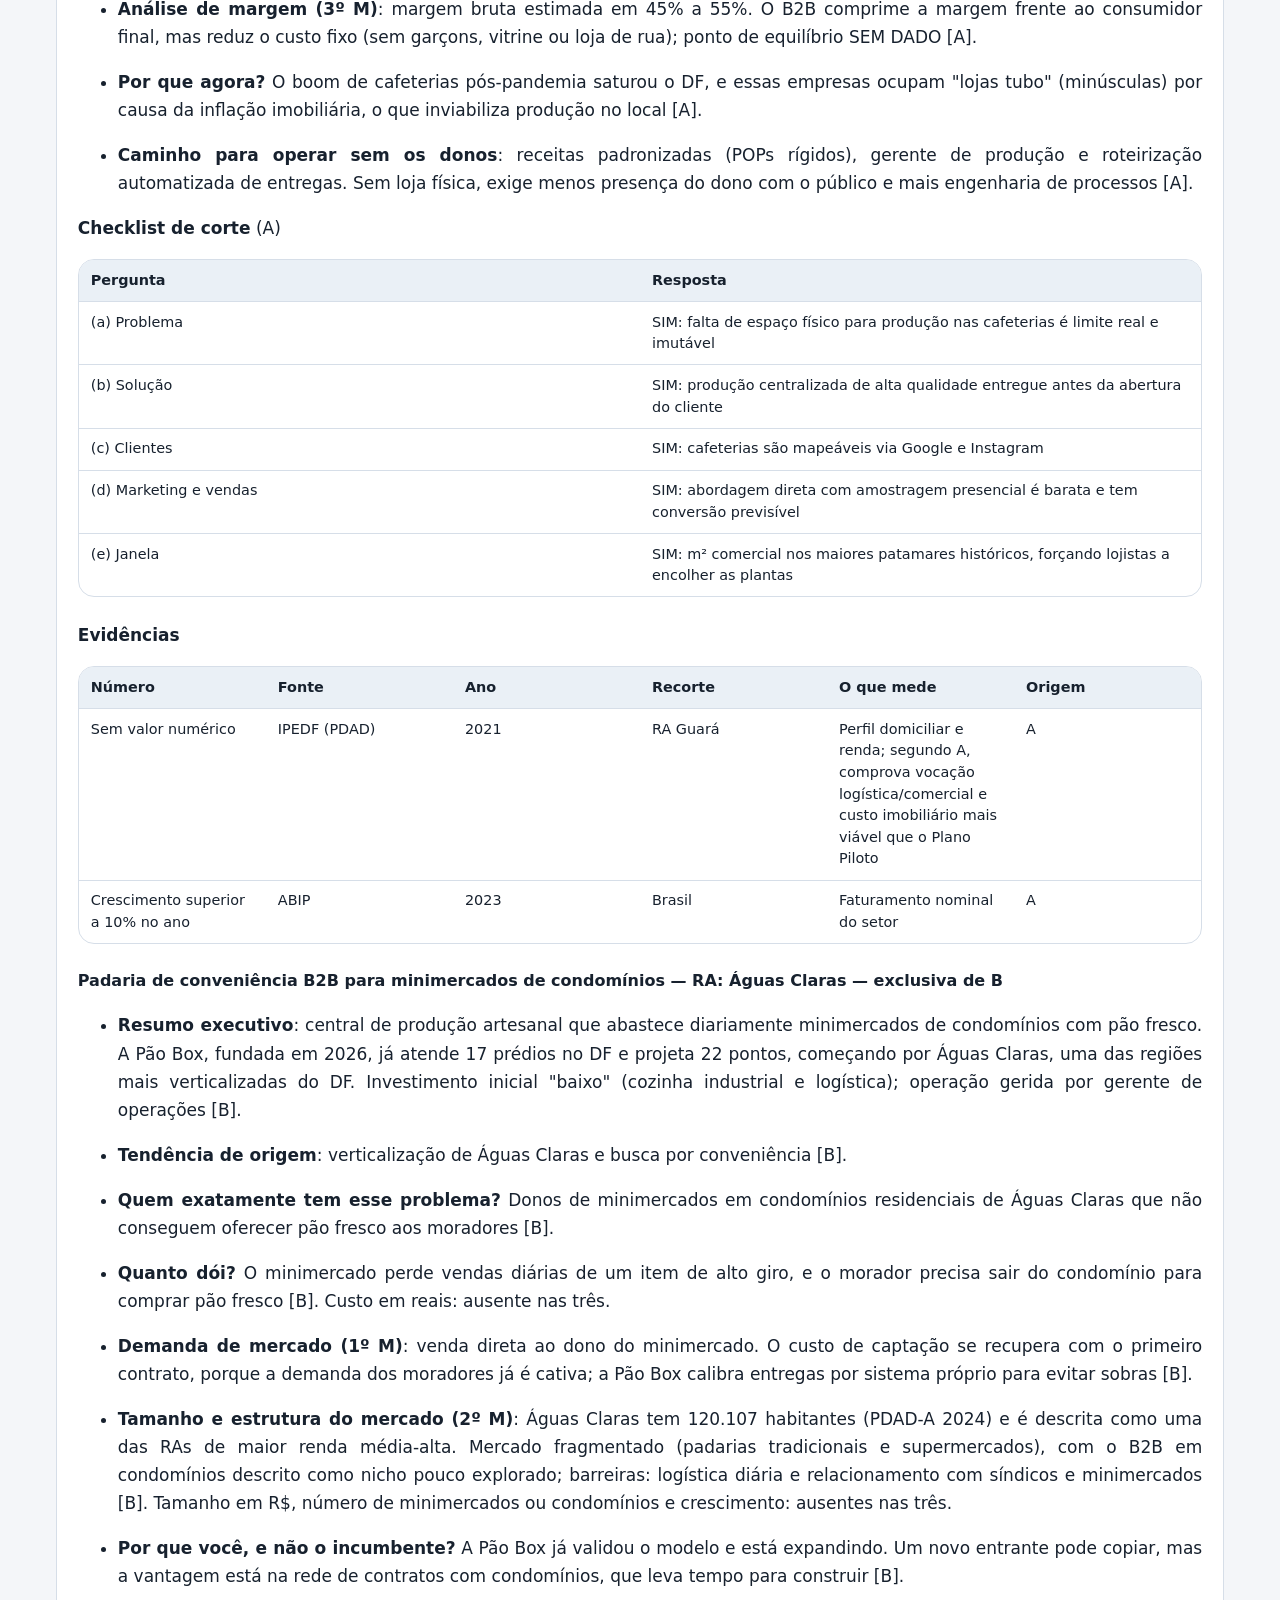
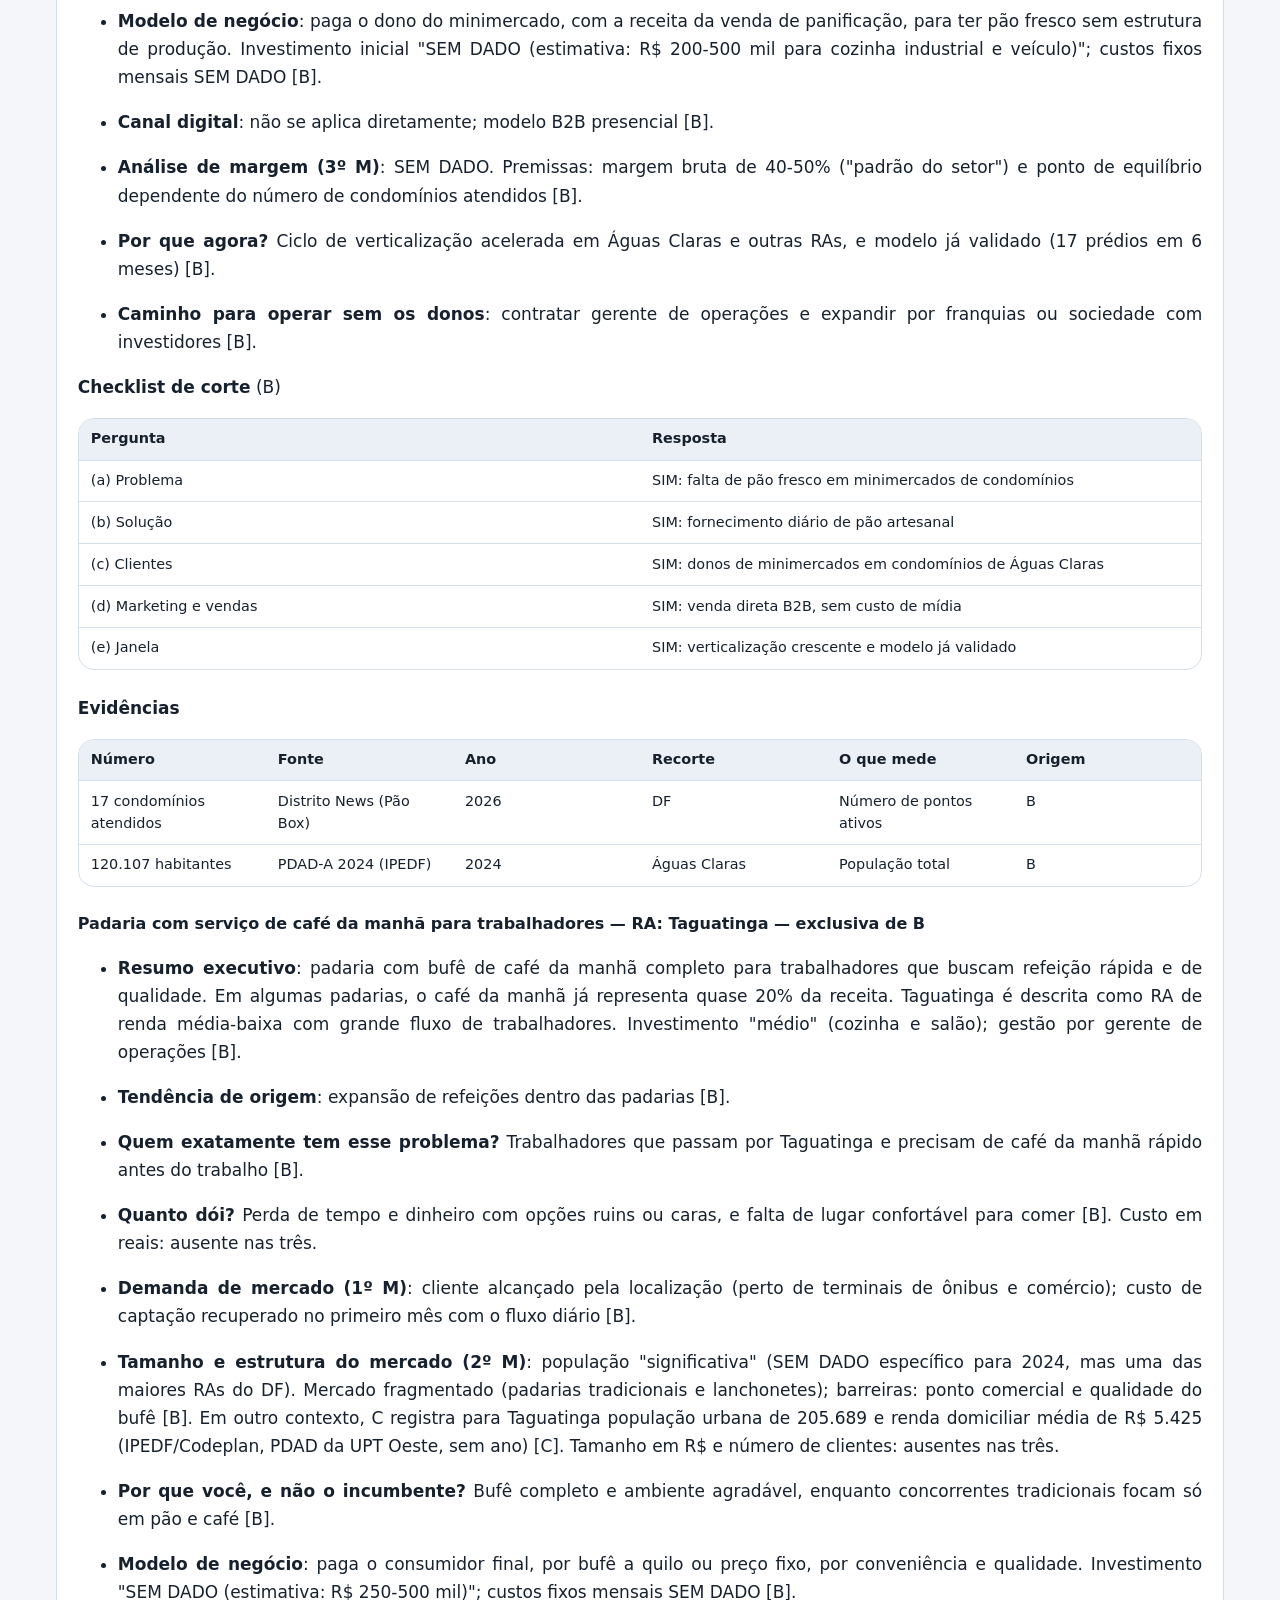
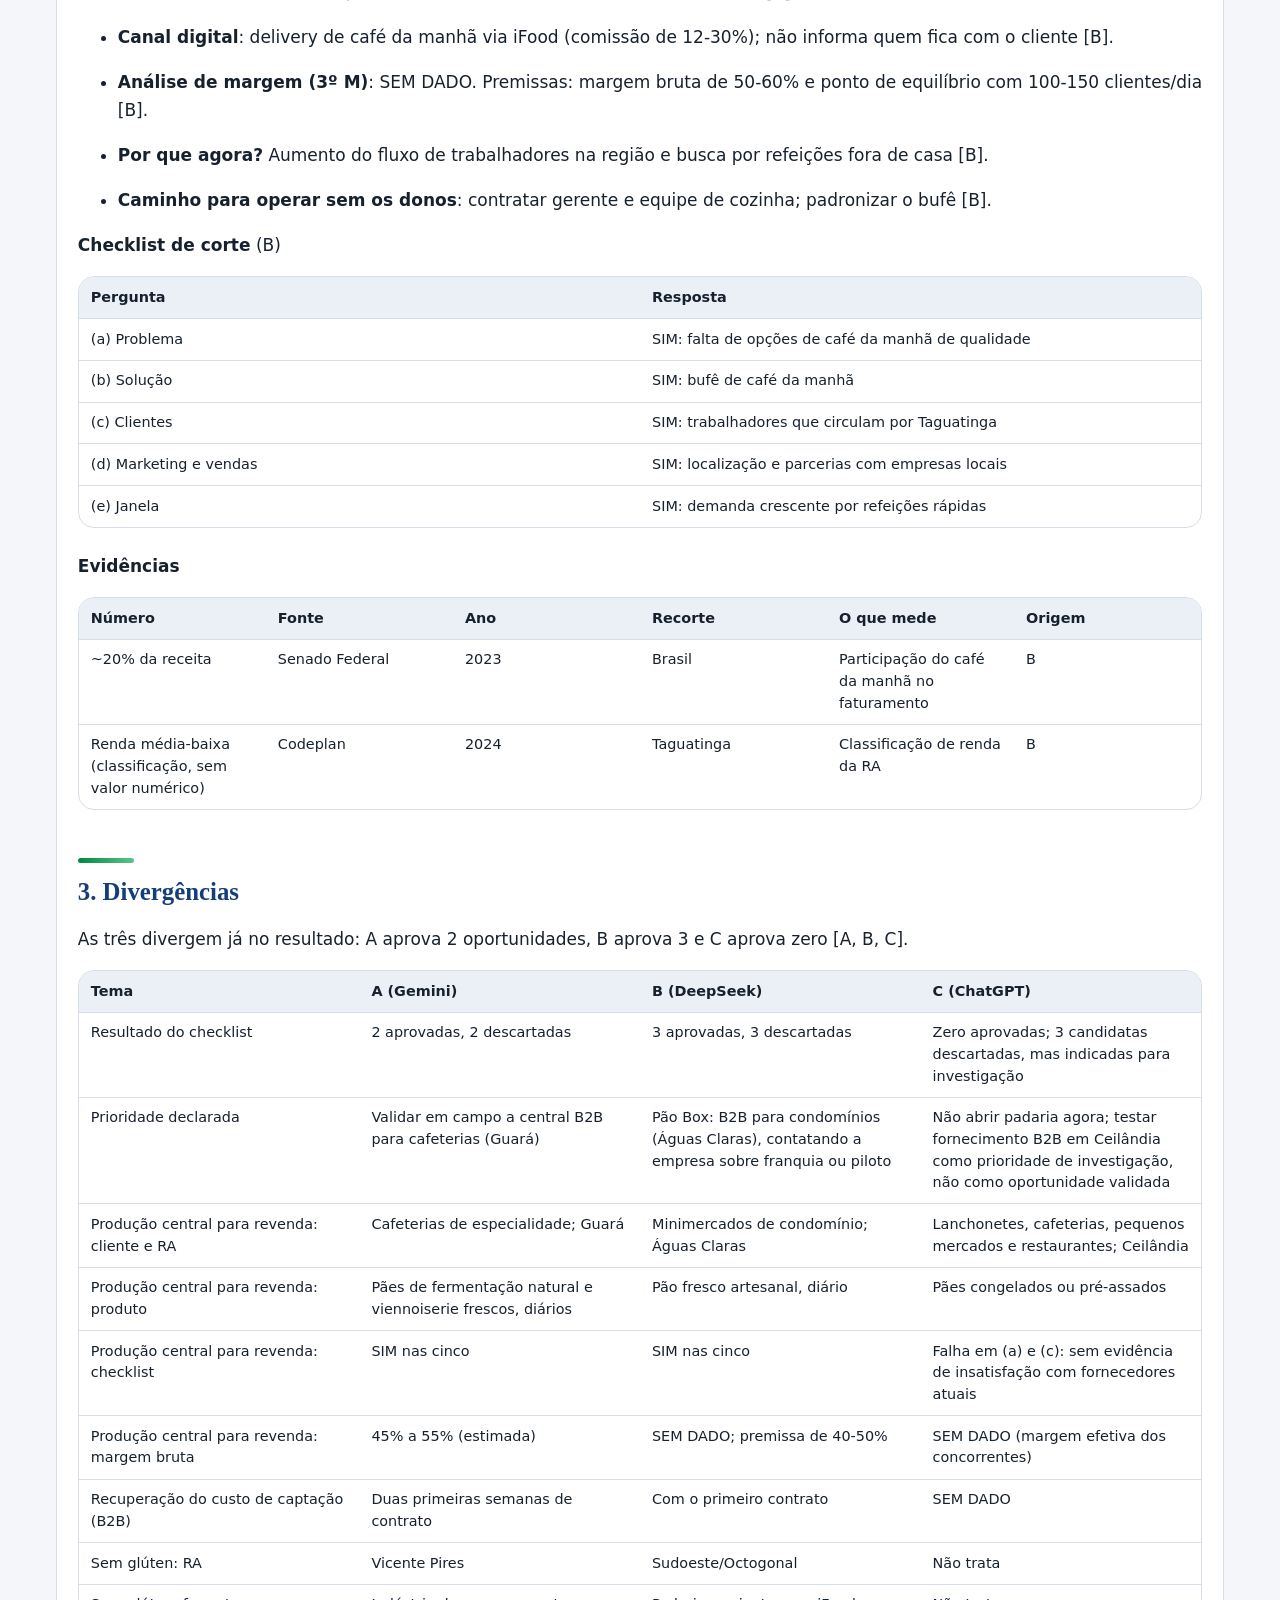
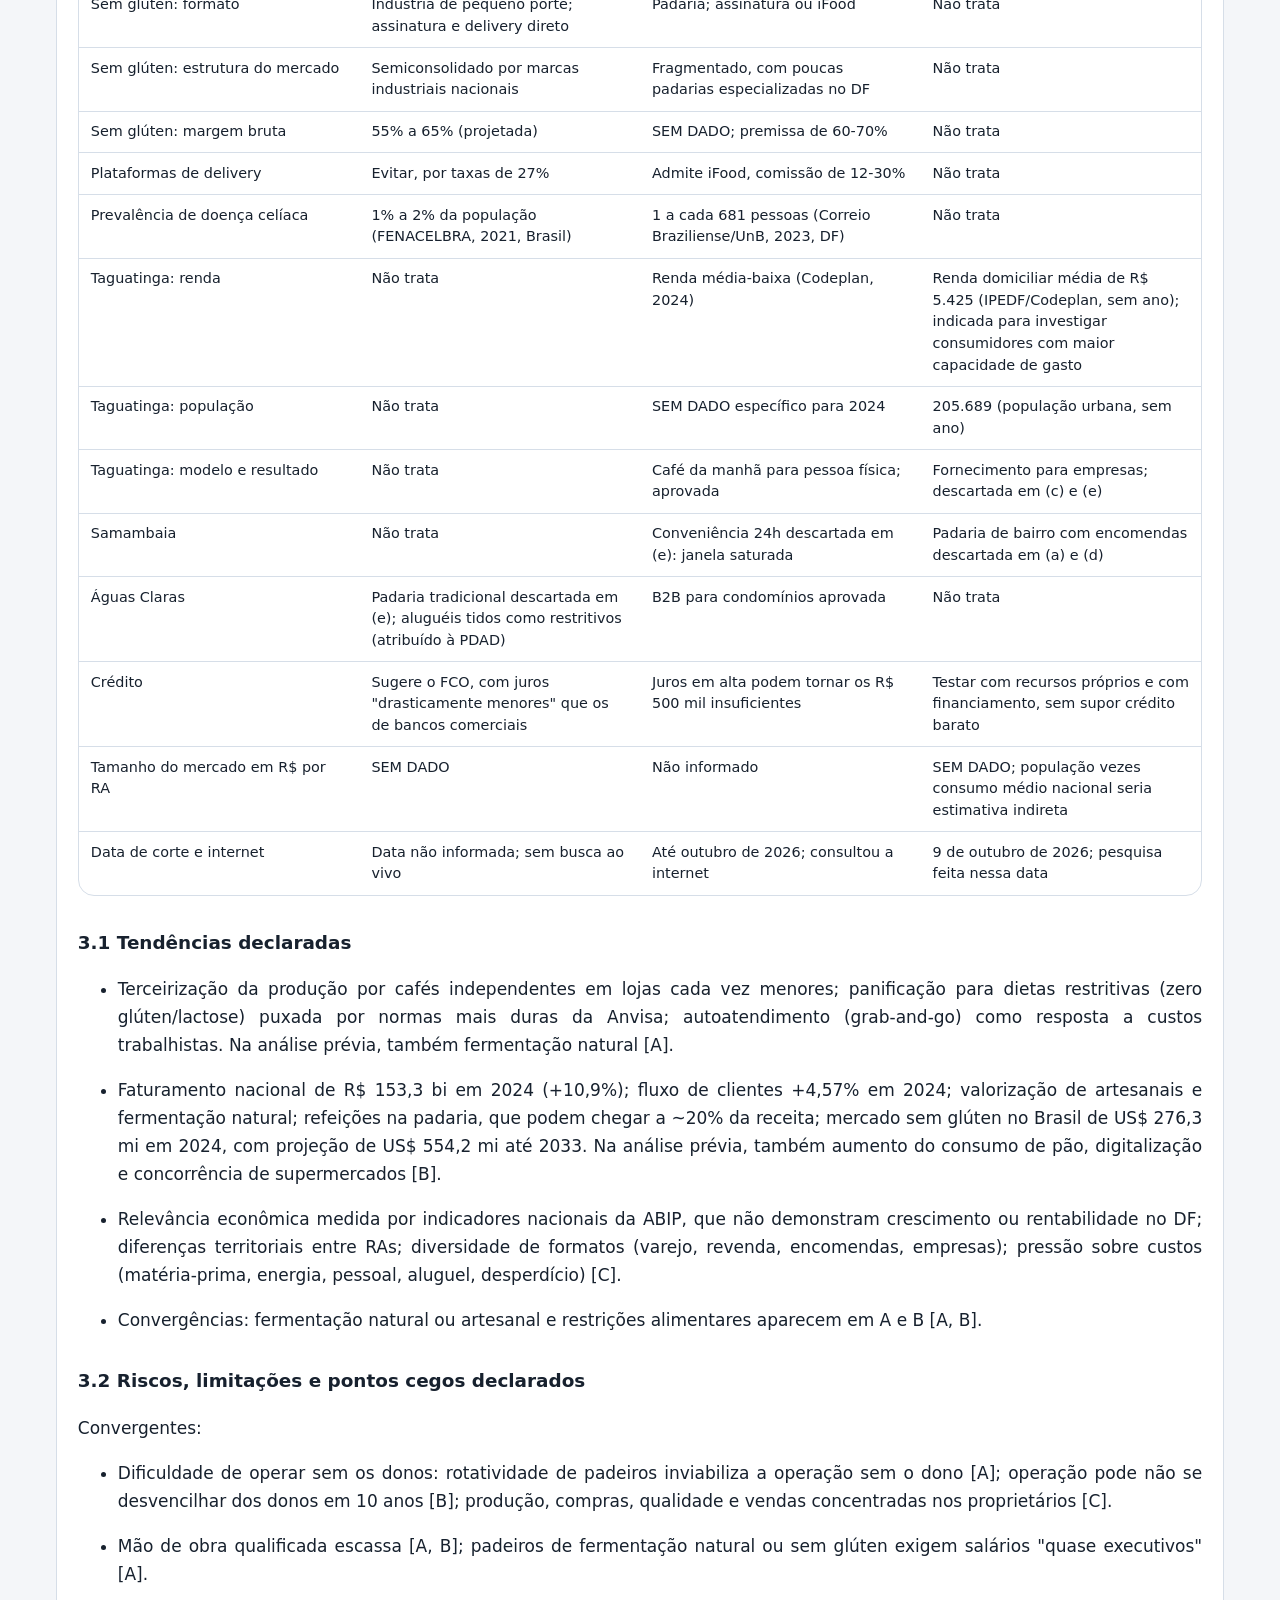
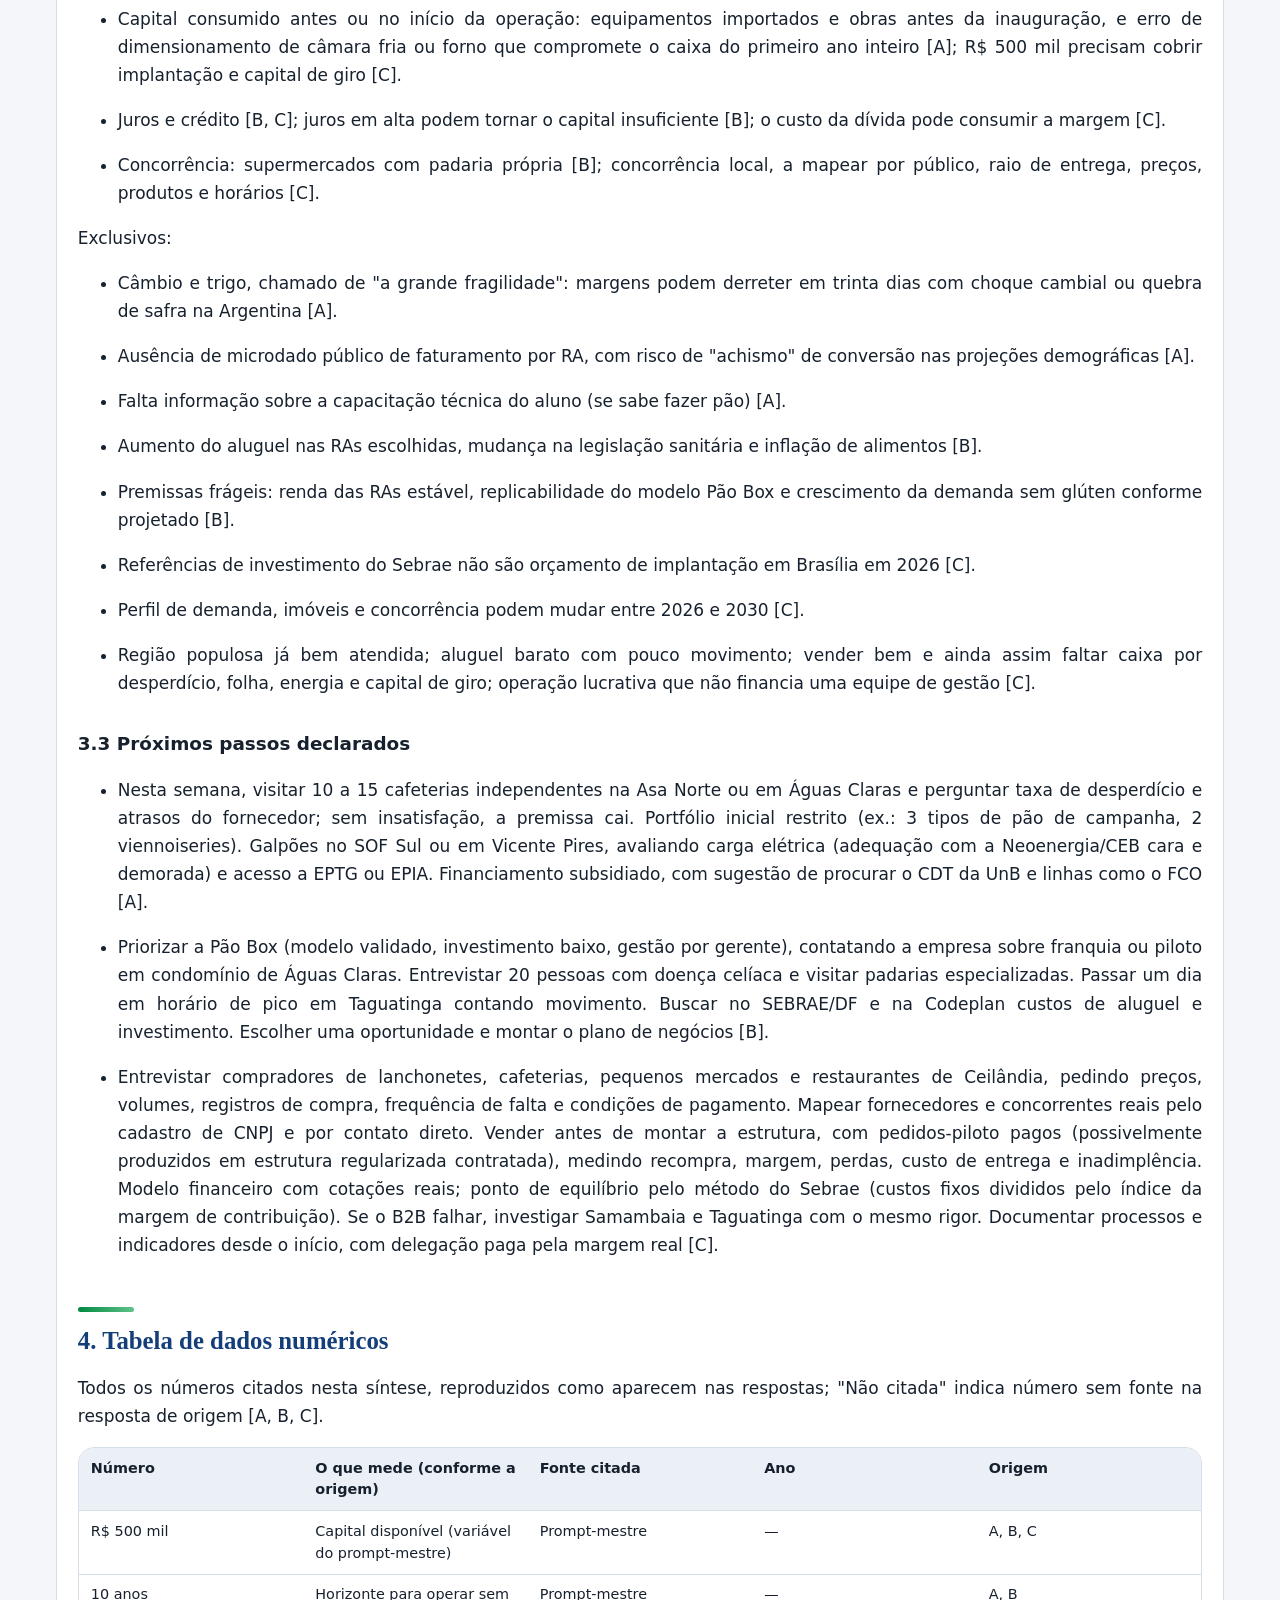
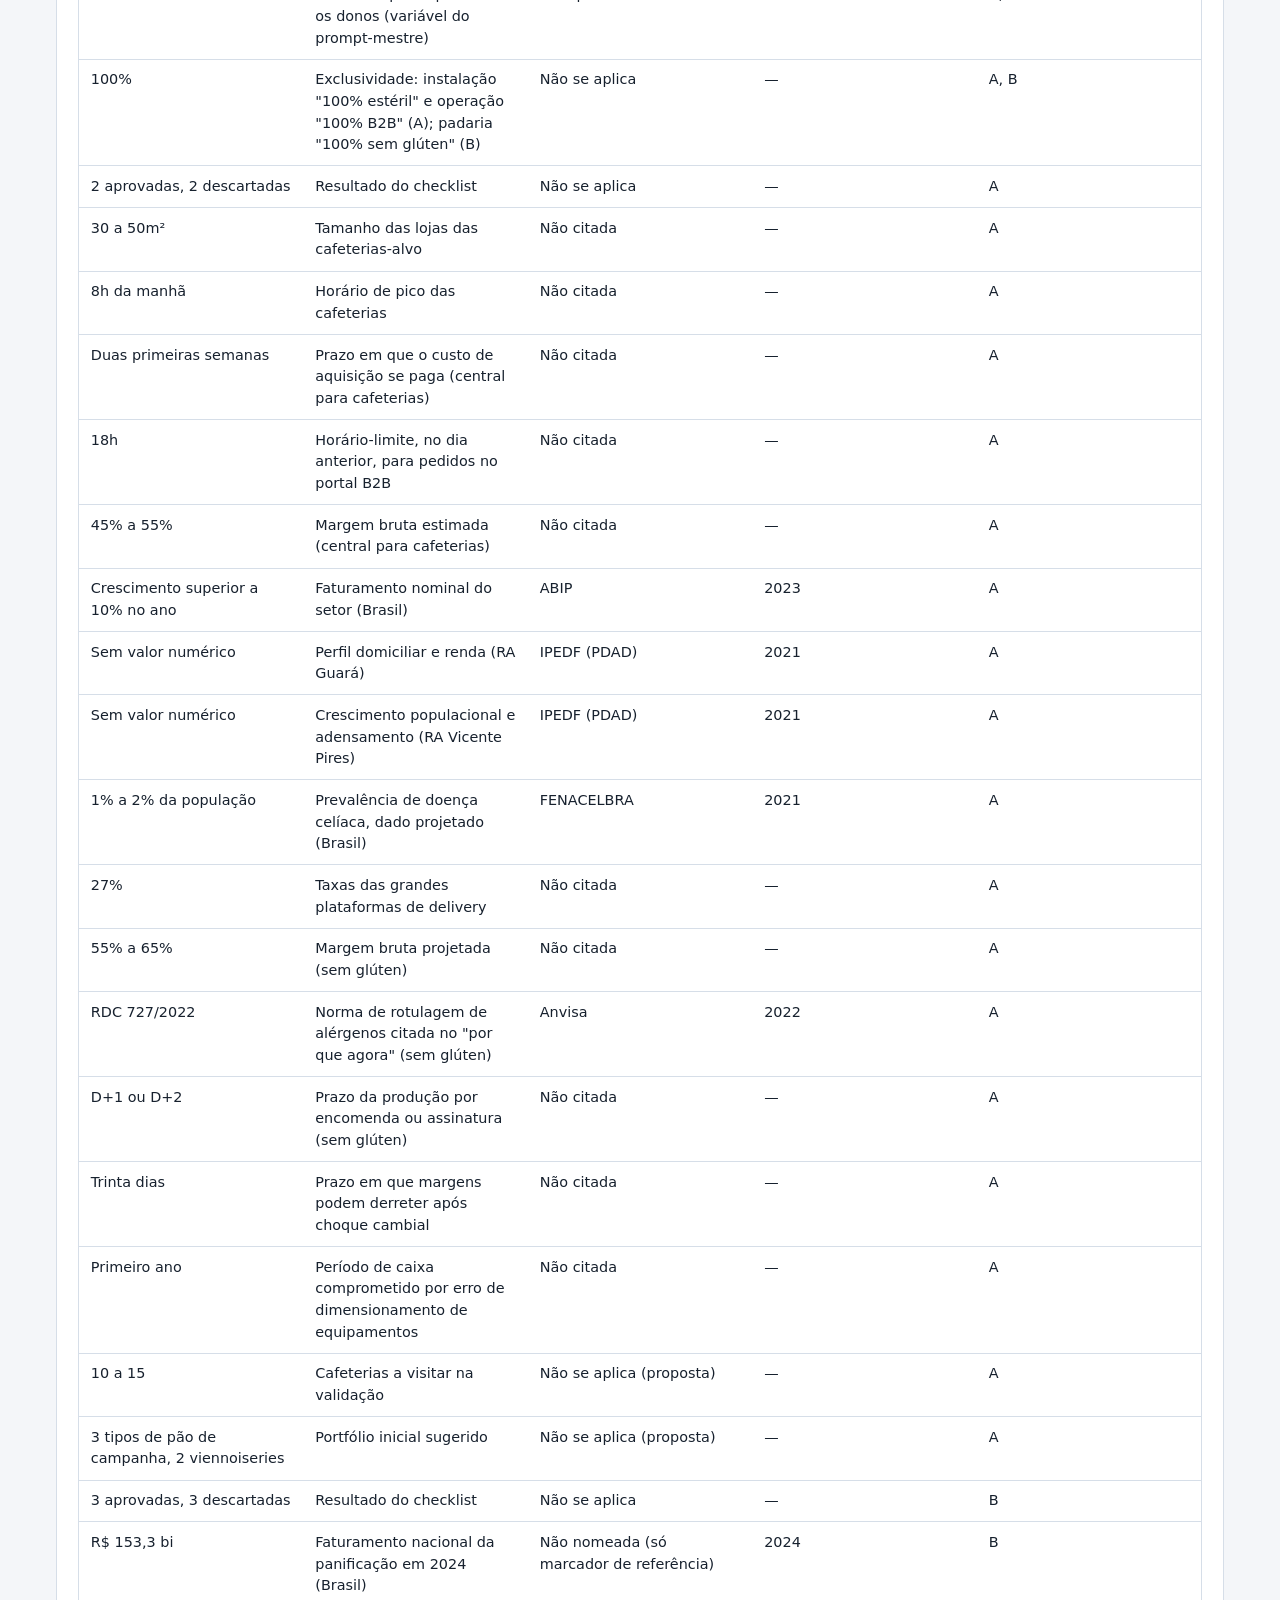
<file: anexo-d-sintese.html>
<!doctype html>
<html lang="pt-BR">
<head>
<meta charset="utf-8">
<meta name="viewport" content="width=device-width, initial-scale=1">
<title>Anexo D · Síntese da quarta IA · Panificação no DF</title>
<meta name="description" content="Estudo de caso de Criação de Negócios (UnB, 2026/2): detecção de oportunidades em panificação no DF com uma cadeia de quatro IAs e a auditoria da síntese.">
<link rel="icon" href="data:image/svg+xml,%3Csvg xmlns='http://www.w3.org/2000/svg' viewBox='0 0 32 32'%3E%3Cellipse cx='16' cy='18' rx='13' ry='9' fill='%23133e79'/%3E%3Cpath d='M9 14l3 6M15 12l2 7M21 13l2 6' stroke='%23ffffff' stroke-width='2' stroke-linecap='round'/%3E%3C/svg%3E">
<link rel="stylesheet" href="assets/estilo.css">
</head>
<body class="annex">
<script>document.documentElement.classList.add("js")</script>
<a class="pular" href="#conteudo">Pular para o conteúdo</a>
<div class="progresso" aria-hidden="true"><span></span></div>
<header class="topo">
  <div class="topo-in">
    <a class="marca" href="index.html">
      <span class="marca-t">Panificação no DF</span>
      <span class="marca-s">Oportunidades com uma cadeia de IAs</span>
    </a>
    <div class="topo-dir">
      <p class="id-aluno">Giovani Machado Rigon · Mat. 16/0070686<br>Criação de Negócios (ADM0150) · 2026/2</p>
      <img class="logo-unb" src="assets/logo-unb.png" alt="Universidade de Brasília" onerror="this.style.display='none'">
    </div>
  </div>
  <details class="menu">
    <summary>Menu</summary>
    <nav aria-label="Seções do site"><ul><li><a href="index.html">Abertura</a></li><li><a href="prompt-mestre.html">Prompt-mestre</a></li><li><a href="protocolo.html">Protocolo</a></li><li class="grupo"><span>Síntese auditada</span><ul><li><a href="auditoria-rastreabilidade.html">Rastreabilidade</a></li><li><a href="auditoria-verificacao.html">Fontes primárias</a></li><li><a href="auditoria-regua.html">Aplicação da régua</a></li></ul></li><li><a href="conclusao.html">Conclusão</a></li><li><a href="anexos.html">Anexos</a></li></ul></nav>
  </details>
  <nav class="menu-largo" aria-label="Seções do site"><ul><li><a href="index.html">Abertura</a></li><li><a href="prompt-mestre.html">Prompt-mestre</a></li><li><a href="protocolo.html">Protocolo</a></li><li class="grupo"><span>Síntese auditada</span><ul><li><a href="auditoria-rastreabilidade.html">Rastreabilidade</a></li><li><a href="auditoria-verificacao.html">Fontes primárias</a></li><li><a href="auditoria-regua.html">Aplicação da régua</a></li></ul></li><li><a href="conclusao.html">Conclusão</a></li><li><a href="anexos.html">Anexos</a></li></ul></nav>
</header>
<section class="faixa faixa-annex">
  <span class="bolha b1" aria-hidden="true"></span><span class="bolha b2" aria-hidden="true"></span><span class="bolha b3" aria-hidden="true"></span>
  <div class="faixa-in">
    <div class="faixa-txt">
      <p class="kicker">Anexo D</p>
      <h1>Síntese da quarta IA</h1>
      <p class="faixa-sub">Reproduzida na íntegra e sem edição, como objeto de estudo.</p>
      
    </div>
    <div class="faixa-img"><img src="assets/img/cesta.svg" alt="" width="400" height="320"></div>
  </div>
  <svg class="onda" viewBox="0 0 1440 80" preserveAspectRatio="none" aria-hidden="true"><path class="onda-v" d="M-80 40c260 40 500 40 800 0s500-40 800 0v40H-80z"/><path class="onda-f" d="M0 56c240-32 480-32 720 0s480 32 720 0v24H0z"/></svg>
</section>

<main id="conteudo">
<article class="conteudo">
<p class="nota-anexo">Saída da quarta IA ao prompt de síntese, reproduzida sem edição de conteúdo (convertida do documento original para HTML). <a href="anexos.html">Voltar à lista de anexos</a>.</p><div class="anexo-doc"><h1 id="síntese-panificação-no-df-gemini-deepseek-chatgpt">Síntese: panificação no DF (Gemini, DeepSeek, ChatGPT)</h1>
<p>Oct 9, 2026 · @Giovani</p>
<h2 id="convenção">Convenção</h2>
<p>A = Gemini, B = DeepSeek, C = ChatGPT, na ordem em que as respostas aparecem no material. Nenhuma op ortunidade aparece nas três; só a de panificação sem glúten para celíacos aparece em duas [A, B], e C não aprovou nenhuma [C].</p>
<h2 id="mapa-de-convergência">1. Mapa de convergência</h2>
<p>Só a oportunidade sem glúten se repete entre IAs; todas as demais aparecem em uma única resposta [A, B, C].</p>
<div class="tabela"><table>
<colgroup>
<col style="width: 25%" />
<col style="width: 25%" />
<col style="width: 25%" />
<col style="width: 25%" />
</colgroup>
<thead>
<tr class="header">
<th>Oportunidade</th>
<th>A (Gemini)</th>
<th>B (DeepSeek)</th>
<th>C (ChatGPT)</th>
</tr>
</thead>
<tbody>
<tr class="odd">
<td>Panificação sem glúten, livre de contaminação cruzada, para celíacos</td>
<td>Aprovada, Op. 2, Vicente Pires</td>
<td>Aprovada, Op. 2, Sudoeste/Octogonal</td>
<td>—</td>
</tr>
<tr class="even">
<td>Central de produção B2B para cafeterias de especialidade</td>
<td>Aprovada, Op. 1, Guará</td>
<td>—</td>
<td>—</td>
</tr>
<tr class="odd">
<td>Padaria B2B para minimercados de condomínios</td>
<td>—</td>
<td>Aprovada, Op. 1, Águas Claras</td>
<td>—</td>
</tr>
<tr class="even">
<td>Padaria com café da manhã para trabalhadores</td>
<td>—</td>
<td>Aprovada, Op. 3, Taguatinga</td>
<td>—</td>
</tr>
<tr class="odd">
<td>Pães congelados ou pré-assados para estabelecimentos comerciais</td>
<td>—</td>
<td>—</td>
<td>Descartada, Ceilândia</td>
</tr>
<tr class="even">
<td>Padaria de bairro com produção enxuta e encomendas programadas</td>
<td>—</td>
<td>—</td>
<td>Descartada, Samambaia</td>
</tr>
<tr class="odd">
<td>Padaria especializada em fornecimento recorrente para empresas</td>
<td>—</td>
<td>—</td>
<td>Descartada, Taguatinga</td>
</tr>
<tr class="even">
<td>Padaria tradicional "Completar" (com salão e balcão)</td>
<td>Descartada, Águas Claras</td>
<td>—</td>
<td>—</td>
</tr>
<tr class="odd">
<td>Foodtruck de panificação artesanal</td>
<td>Descartada, RA não informada</td>
<td>—</td>
<td>—</td>
</tr>
<tr class="even">
<td>Padaria artesanal</td>
<td>—</td>
<td>Descartada, Planaltina</td>
<td>—</td>
</tr>
<tr class="odd">
<td>Padaria vegana</td>
<td>—</td>
<td>Descartada, Plano Piloto</td>
<td>—</td>
</tr>
<tr class="even">
<td>Loja de conveniência 24h</td>
<td>—</td>
<td>Descartada, Samambaia</td>
<td>—</td>
</tr>
</tbody>
</table></div>
<p>Critério de equivalência aplicado:</p>
<ul>
<li><p>Sem glúten: mesmo cliente (pessoas com doença celíaca) e mesmo problema (falta de produto seguro contra contaminação cruzada). A acrescenta APLV e B acrescenta sensibilidade ao glúten. Tratadas como uma só [A, B].</p></li>
<li><p>Cafeterias (A), minimercados de condomínio (B) e congelados para estabelecimentos (C) são produção central para revenda, mas com clientes diferentes. O cliente de C inclui cafeterias e pequenos mercados, o que gera dúvida; ficam separadas [A, B, C].</p></li>
<li><p>Café da manhã (B) e fornecimento para empresas (C) estão na mesma RA, com clientes diferentes (pessoa física x empresas, clínicas, escolas e eventos); ficam separadas [B, C].</p></li>
</ul>
<h2 id="oportunidades-consolidadas">2. Oportunidades consolidadas</h2>
<p>Nenhuma oportunidade foi trazida pelas três IAs. A de panificação sem glúten foi trazida por duas [A, B]; as demais aprovadas são exclusivas de A ou de B [A, B]. C não aprovou nenhuma, e suas candidatas estão na seção 5 [C].</p>
<h3 id="trazida-por-duas-ias">2.1 Trazida por duas IAs</h3>
<h4 id="panificação-sem-glúten-livre-de-contaminação-cruzada-ra-vicente-pires-a-sudoesteoctogonal-b">Panificação sem glúten livre de contaminação cruzada — RA: Vicente Pires [A]; Sudoeste/Octogonal [B]</h4>
<p>Nomes nas origens: "Laboratório de Panificação Inclusiva (Zero Glúten/Contaminação)" [A]; "Padaria especializada em produtos sem glúten" [B].</p>
<ul>
<li><p><strong>Resumo executivo</strong></p>
<ul>
<li><p>Indústria de pequeno porte só de panificação para celíacos e alérgicos, sem contaminação cruzada, vendendo por assinatura e delivery direto [A].</p></li>
<li><p>Padaria 100% sem glúten com estrutura exclusiva. Cita prevalência de 1 a cada 681 pessoas no DF e crescimento do mercado brasileiro sem glúten de 7,2% ao ano até 2033. Investimento inicial "médio" (equipamentos separados, certificação); pode ser gerida por especialista em panificação sem glúten [B].</p></li>
</ul></li>
<li><p><strong>Tendência de origem</strong>: avanço no diagnóstico clínico de intolerâncias e alergias alimentares [A]; busca por saudabilidade e restrições alimentares [B].</p></li>
<li><p><strong>Quem exatamente tem esse problema?</strong></p>
<ul>
<li><p>Pacientes com laudo de doença celíaca ou APLV (alergia à proteína do leite de vaca) no eixo Águas Claras / Plano Piloto, cujas famílias vivem em estresse alimentar diário [A].</p></li>
<li><p>Pessoas com doença celíaca ou sensibilidade ao glúten que não encontram opção segura em padarias convencionais [B].</p></li>
</ul></li>
<li><p><strong>Quanto dói?</strong></p>
<ul>
<li><p>Risco de hospitalização e choque anafilático; tempo gasto cozinhando alternativas ruins ou "fortunas" pagas por industrializados secos [A].</p></li>
<li><p>Risco de saúde grave (danos intestinais) e deslocamentos longos para comprar produtos seguros [B].</p></li>
<li><p>Custo do problema em reais: ausente nas três.</p></li>
</ul></li>
<li><p><strong>Demanda de mercado (1º M)</strong></p>
<ul>
<li><p>As duas usam médicos como canal de indicação [A, B].</p></li>
<li><p>Captação no consultório, com kits de degustação para gastropediatras e nutricionistas, que fazem o boca a boca [A].</p></li>
<li><p>Redes sociais, grupos de apoio a celíacos e parcerias com médicos; custo de captação recuperado pela alta frequência de compra (consumo diário) [B].</p></li>
<li><p>Prazo de recuperação do custo de captação em tempo: ausente nas três.</p></li>
</ul></li>
<li><p><strong>Tamanho e estrutura do mercado (2º M)</strong></p>
<ul>
<li><p>Tamanho em R$ na RA: SEM DADO [A]; não informado [B]. Número de clientes na RA: ausente nas três.</p></li>
<li><p>Público celíaco é pequena fatia demográfica, com demanda reprimida e fidelidade altíssima; mercado semiconsolidado por marcas industriais nacionais, carente de produto fresco local [A].</p></li>
<li><p>Sudoeste/Octogonal tem renda per capita de R$ 11.603,22 (PDAD-A 2024), indicada como capacidade de pagar por produto premium. Mercado fragmentado, com poucas padarias especializadas no DF; barreira de entrada: certificação e controle de contaminação cruzada [B].</p></li>
<li><p>Divergência: semiconsolidado [A] x fragmentado [B].</p></li>
</ul></li>
<li><p><strong>Por que você, e não o incumbente?</strong></p>
<ul>
<li><p>Convergem: padaria convencional não consegue evitar contaminação cruzada, e só uma instalação exclusiva atende esse cliente ("100% estéril" em A; "100% sem glúten" em B) [A, B].</p></li>
<li><p>O pó de trigo no ar contamina toda a produção; a instalação dedicada cria um fosso contra a concorrência [A].</p></li>
<li><p>Um concorrente tradicional não copia o diferencial em três meses [B].</p></li>
</ul></li>
<li><p><strong>Modelo de negócio</strong></p>
<ul>
<li><p>Assinatura semanal de cestas (pães, bolos, lanches) entregues em casa. Capital direcionado a certificação sanitária, maquinário isolado e insumos substitutos de alto padrão; valor do investimento e custos fixos não informados [A].</p></li>
<li><p>Consumidor final paga por pães, bolos e salgados sem glúten, motivado por segurança alimentar. Investimento inicial "SEM DADO (estimativa: R$ 300-500 mil para reforma e equipamentos)"; custos fixos mensais SEM DADO [B].</p></li>
</ul></li>
<li><p><strong>Canal digital</strong></p>
<ul>
<li><p>Mercado virtual próprio e assinatura, sem plataformas de delivery, para fugir de taxas de 27% e manter os dados do cliente [A].</p></li>
<li><p>Assinatura de cestas semanais ou delivery via iFood (comissão de 12-30%); não informa quem fica com o cliente [B].</p></li>
</ul></li>
<li><p><strong>Análise de margem (3º M)</strong></p>
<ul>
<li><p>Margem bruta projetada de 55% a 65%: insumos caros (farinha de amêndoas, féculas) compensados por ticket médio que acompanha a dor; ponto de equilíbrio SEM DADO [A].</p></li>
<li><p>SEM DADO. Premissas: margem bruta de 60-70% (produtos especiais) e ponto de equilíbrio com 100-150 clientes frequentes [B].</p></li>
</ul></li>
<li><p><strong>Por que agora, e não em 2020 ou 2035?</strong></p>
<ul>
<li><p>A Anvisa endureceu a rotulagem de alérgenos (RDC 727/2022 e anteriores), forçando indústrias a admitir traços de contaminação e empurrando pacientes severos para produção artesanal controlada [A].</p></li>
<li><p>Conscientização crescente sobre doença celíaca e expansão do mercado sem glúten no Brasil [B].</p></li>
</ul></li>
<li><p><strong>Caminho para operar sem os donos</strong></p>
<ul>
<li><p>Produção por encomenda ou assinatura (D+1 ou D+2) tira o caos do varejo e permite escalas fixas e delegáveis [A].</p></li>
<li><p>Contratar padeiro especializado e gerente de loja; treinar a equipe para produzir sem contaminação [B].</p></li>
</ul></li>
</ul>
<p><strong>Checklist de corte</strong>: SIM nas cinco perguntas, nas duas origens [A, B].</p>
<div class="tabela"><table>
<colgroup>
<col style="width: 33%" />
<col style="width: 33%" />
<col style="width: 33%" />
</colgroup>
<thead>
<tr class="header">
<th>Pergunta</th>
<th>A</th>
<th>B</th>
</tr>
</thead>
<tbody>
<tr class="odd">
<td>(a) Problema</td>
<td>SIM: dor ligada à saúde e à integridade física</td>
<td>SIM: falta de opções seguras para celíacos</td>
</tr>
<tr class="even">
<td>(b) Solução</td>
<td>SIM: panificação técnica com farinhas alternativas</td>
<td>SIM: padaria 100% sem glúten</td>
</tr>
<tr class="odd">
<td>(c) Clientes</td>
<td>SIM: pacientes de clínicas de gastroenterologia e redes de apoio locais</td>
<td>SIM: pessoas com doença celíaca ou sensibilidade ao glúten</td>
</tr>
<tr class="even">
<td>(d) Marketing e vendas</td>
<td>SIM: médicos validam o produto e reduzem marketing pulverizado</td>
<td>SIM: parcerias com associações de celíacos e médicos</td>
</tr>
<tr class="odd">
<td>(e) Janela</td>
<td>SIM: concorrência hipersegmentada ainda pífia fora do Plano Piloto</td>
<td>SIM: mercado em crescimento</td>
</tr>
</tbody>
</table></div>
<p><strong>Evidências</strong></p>
<div class="tabela"><table style="width:100%;">
<colgroup>
<col style="width: 16%" />
<col style="width: 16%" />
<col style="width: 16%" />
<col style="width: 16%" />
<col style="width: 16%" />
<col style="width: 16%" />
</colgroup>
<thead>
<tr class="header">
<th>Número</th>
<th>Fonte</th>
<th>Ano</th>
<th>Recorte</th>
<th>O que mede</th>
<th>Origem</th>
</tr>
</thead>
<tbody>
<tr class="odd">
<td>1% a 2% da população</td>
<td>FENACELBRA</td>
<td>2021</td>
<td>Brasil</td>
<td>Prevalência de doença celíaca (dado projetado)</td>
<td>A</td>
</tr>
<tr class="even">
<td>Sem valor numérico</td>
<td>IPEDF (PDAD)</td>
<td>2021</td>
<td>RA Vicente Pires</td>
<td>Crescimento populacional e adensamento</td>
<td>A</td>
</tr>
<tr class="odd">
<td>1 a cada 681 pessoas</td>
<td>Correio Braziliense (UnB)</td>
<td>2023</td>
<td>DF</td>
<td>Prevalência de doença celíaca</td>
<td>B</td>
</tr>
<tr class="even">
<td>US$ 276,3 mi</td>
<td>IMARC Group</td>
<td>2024</td>
<td>Brasil</td>
<td>Tamanho do mercado sem glúten</td>
<td>B</td>
</tr>
</tbody>
</table></div>
<h3 id="exclusivas">2.2 Exclusivas</h3>
<h4 id="central-de-produção-b2b-dark-bakery-para-cafeterias-ra-guará-sof-sul-ou-guará-ii-exclusiva-de-a">Central de produção B2B (Dark Bakery) para cafeterias — RA: Guará (SOF Sul ou Guará II) — exclusiva de A</h4>
<ul>
<li><p><strong>Resumo executivo</strong>: cozinha fechada que produz e entrega todos os dias pela manhã pães de fermentação natural e viennoiserie fresca para cafeterias independentes do Plano Piloto, Sudoeste e Águas Claras [A].</p></li>
<li><p><strong>Tendência de origem</strong>: terceirização da produção comercial por falta de espaço físico e aluguéis caros [A].</p></li>
<li><p><strong>Quem exatamente tem esse problema?</strong> Donos de pequenas cafeterias de especialidade (lojas de 30 a 50m²) sem espaço, alvará ou caixa para montar cozinha pesada de panificação [A].</p></li>
<li><p><strong>Quanto dói?</strong> Perdem margem vendendo pães genéricos que rebaixam a experiência do café, ou destroem a lucratividade revendendo pães comprados no varejo de padarias famosas. Atrasos logísticos os deixam sem produto no pico das 8h da manhã [A]. Custo em reais: ausente nas três.</p></li>
<li><p><strong>Demanda de mercado (1º M)</strong>: captação ativa presencial, porta a porta com amostras. O custo de aquisição (amostragem e tempo do vendedor) se paga nas duas primeiras semanas de contrato, pela recorrência de pedidos diários [A].</p></li>
<li><p><strong>Tamanho e estrutura do mercado (2º M)</strong>: mercado altamente fragmentado no DF; a principal barreira de entrada é a engenharia logística matinal, não o produto; tamanho exato em faturamento B2B na RA: SEM DADO [A]. Número de clientes, crescimento e concorrentes diretos nomeados: ausentes nas três.</p></li>
<li><p><strong>Por que você, e não o incumbente?</strong> Padarias tradicionais tratam o B2B como "sobra" do varejo, operam para a própria vitrine e falham na pontualidade. Uma operação 100% B2B nasce desenhada para excelência logística e cria barreira de saída pelo nível de serviço [A].</p></li>
<li><p><strong>Modelo de negócio</strong>: contratos B2B com faturamento semanal ou quinzenal. Os R$ 500 mil vão para fornos nacionais robustos (ex.: Ramalhos), utilitários leves e um galpão de baixo custo no Guará, entre os grandes polos consumidores [A]. Custos fixos mensais: ausentes nas três.</p></li>
<li><p><strong>Canal digital</strong>: modelo empresarial, com portal B2B onde os lojistas lançam pedidos até as 18h do dia anterior [A].</p></li>
<li><p><strong>Análise de margem (3º M)</strong>: margem bruta estimada em 45% a 55%. O B2B comprime a margem frente ao consumidor final, mas reduz o custo fixo (sem garçons, vitrine ou loja de rua); ponto de equilíbrio SEM DADO [A].</p></li>
<li><p><strong>Por que agora?</strong> O boom de cafeterias pós-pandemia saturou o DF, e essas empresas ocupam "lojas tubo" (minúsculas) por causa da inflação imobiliária, o que inviabiliza produção no local [A].</p></li>
<li><p><strong>Caminho para operar sem os donos</strong>: receitas padronizadas (POPs rígidos), gerente de produção e roteirização automatizada de entregas. Sem loja física, exige menos presença do dono com o público e mais engenharia de processos [A].</p></li>
</ul>
<p><strong>Checklist de corte</strong> (A)</p>
<div class="tabela"><table>
<colgroup>
<col style="width: 50%" />
<col style="width: 50%" />
</colgroup>
<thead>
<tr class="header">
<th>Pergunta</th>
<th>Resposta</th>
</tr>
</thead>
<tbody>
<tr class="odd">
<td>(a) Problema</td>
<td>SIM: falta de espaço físico para produção nas cafeterias é limite real e imutável</td>
</tr>
<tr class="even">
<td>(b) Solução</td>
<td>SIM: produção centralizada de alta qualidade entregue antes da abertura do cliente</td>
</tr>
<tr class="odd">
<td>(c) Clientes</td>
<td>SIM: cafeterias são mapeáveis via Google e Instagram</td>
</tr>
<tr class="even">
<td>(d) Marketing e vendas</td>
<td>SIM: abordagem direta com amostragem presencial é barata e tem conversão previsível</td>
</tr>
<tr class="odd">
<td>(e) Janela</td>
<td>SIM: m² comercial nos maiores patamares históricos, forçando lojistas a encolher as plantas</td>
</tr>
</tbody>
</table></div>
<p><strong>Evidências</strong></p>
<div class="tabela"><table style="width:100%;">
<colgroup>
<col style="width: 16%" />
<col style="width: 16%" />
<col style="width: 16%" />
<col style="width: 16%" />
<col style="width: 16%" />
<col style="width: 16%" />
</colgroup>
<thead>
<tr class="header">
<th>Número</th>
<th>Fonte</th>
<th>Ano</th>
<th>Recorte</th>
<th>O que mede</th>
<th>Origem</th>
</tr>
</thead>
<tbody>
<tr class="odd">
<td>Sem valor numérico</td>
<td>IPEDF (PDAD)</td>
<td>2021</td>
<td>RA Guará</td>
<td>Perfil domiciliar e renda; segundo A, comprova vocação logística/comercial e custo imobiliário mais viável que o Plano Piloto</td>
<td>A</td>
</tr>
<tr class="even">
<td>Crescimento superior a 10% no ano</td>
<td>ABIP</td>
<td>2023</td>
<td>Brasil</td>
<td>Faturamento nominal do setor</td>
<td>A</td>
</tr>
</tbody>
</table></div>
<h4 id="padaria-de-conveniência-b2b-para-minimercados-de-condomínios-ra-águas-claras-exclusiva-de-b">Padaria de conveniência B2B para minimercados de condomínios — RA: Águas Claras — exclusiva de B</h4>
<ul>
<li><p><strong>Resumo executivo</strong>: central de produção artesanal que abastece diariamente minimercados de condomínios com pão fresco. A Pão Box, fundada em 2026, já atende 17 prédios no DF e projeta 22 pontos, começando por Águas Claras, uma das regiões mais verticalizadas do DF. Investimento inicial "baixo" (cozinha industrial e logística); operação gerida por gerente de operações [B].</p></li>
<li><p><strong>Tendência de origem</strong>: verticalização de Águas Claras e busca por conveniência [B].</p></li>
<li><p><strong>Quem exatamente tem esse problema?</strong> Donos de minimercados em condomínios residenciais de Águas Claras que não conseguem oferecer pão fresco aos moradores [B].</p></li>
<li><p><strong>Quanto dói?</strong> O minimercado perde vendas diárias de um item de alto giro, e o morador precisa sair do condomínio para comprar pão fresco [B]. Custo em reais: ausente nas três.</p></li>
<li><p><strong>Demanda de mercado (1º M)</strong>: venda direta ao dono do minimercado. O custo de captação se recupera com o primeiro contrato, porque a demanda dos moradores já é cativa; a Pão Box calibra entregas por sistema próprio para evitar sobras [B].</p></li>
<li><p><strong>Tamanho e estrutura do mercado (2º M)</strong>: Águas Claras tem 120.107 habitantes (PDAD-A 2024) e é descrita como uma das RAs de maior renda média-alta. Mercado fragmentado (padarias tradicionais e supermercados), com o B2B em condomínios descrito como nicho pouco explorado; barreiras: logística diária e relacionamento com síndicos e minimercados [B]. Tamanho em R$, número de minimercados ou condomínios e crescimento: ausentes nas três.</p></li>
<li><p><strong>Por que você, e não o incumbente?</strong> A Pão Box já validou o modelo e está expandindo. Um novo entrante pode copiar, mas a vantagem está na rede de contratos com condomínios, que leva tempo para construir [B].</p></li>
<li><p><strong>Modelo de negócio</strong>: paga o dono do minimercado, com a receita da venda de panificação, para ter pão fresco sem estrutura de produção. Investimento inicial "SEM DADO (estimativa: R$ 200-500 mil para cozinha industrial e veículo)"; custos fixos mensais SEM DADO [B].</p></li>
<li><p><strong>Canal digital</strong>: não se aplica diretamente; modelo B2B presencial [B].</p></li>
<li><p><strong>Análise de margem (3º M)</strong>: SEM DADO. Premissas: margem bruta de 40-50% ("padrão do setor") e ponto de equilíbrio dependente do número de condomínios atendidos [B].</p></li>
<li><p><strong>Por que agora?</strong> Ciclo de verticalização acelerada em Águas Claras e outras RAs, e modelo já validado (17 prédios em 6 meses) [B].</p></li>
<li><p><strong>Caminho para operar sem os donos</strong>: contratar gerente de operações e expandir por franquias ou sociedade com investidores [B].</p></li>
</ul>
<p><strong>Checklist de corte</strong> (B)</p>
<div class="tabela"><table>
<colgroup>
<col style="width: 50%" />
<col style="width: 50%" />
</colgroup>
<thead>
<tr class="header">
<th>Pergunta</th>
<th>Resposta</th>
</tr>
</thead>
<tbody>
<tr class="odd">
<td>(a) Problema</td>
<td>SIM: falta de pão fresco em minimercados de condomínios</td>
</tr>
<tr class="even">
<td>(b) Solução</td>
<td>SIM: fornecimento diário de pão artesanal</td>
</tr>
<tr class="odd">
<td>(c) Clientes</td>
<td>SIM: donos de minimercados em condomínios de Águas Claras</td>
</tr>
<tr class="even">
<td>(d) Marketing e vendas</td>
<td>SIM: venda direta B2B, sem custo de mídia</td>
</tr>
<tr class="odd">
<td>(e) Janela</td>
<td>SIM: verticalização crescente e modelo já validado</td>
</tr>
</tbody>
</table></div>
<p><strong>Evidências</strong></p>
<div class="tabela"><table style="width:100%;">
<colgroup>
<col style="width: 16%" />
<col style="width: 16%" />
<col style="width: 16%" />
<col style="width: 16%" />
<col style="width: 16%" />
<col style="width: 16%" />
</colgroup>
<thead>
<tr class="header">
<th>Número</th>
<th>Fonte</th>
<th>Ano</th>
<th>Recorte</th>
<th>O que mede</th>
<th>Origem</th>
</tr>
</thead>
<tbody>
<tr class="odd">
<td>17 condomínios atendidos</td>
<td>Distrito News (Pão Box)</td>
<td>2026</td>
<td>DF</td>
<td>Número de pontos ativos</td>
<td>B</td>
</tr>
<tr class="even">
<td>120.107 habitantes</td>
<td>PDAD-A 2024 (IPEDF)</td>
<td>2024</td>
<td>Águas Claras</td>
<td>População total</td>
<td>B</td>
</tr>
</tbody>
</table></div>
<h4 id="padaria-com-serviço-de-café-da-manhã-para-trabalhadores-ra-taguatinga-exclusiva-de-b">Padaria com serviço de café da manhã para trabalhadores — RA: Taguatinga — exclusiva de B</h4>
<ul>
<li><p><strong>Resumo executivo</strong>: padaria com bufê de café da manhã completo para trabalhadores que buscam refeição rápida e de qualidade. Em algumas padarias, o café da manhã já representa quase 20% da receita. Taguatinga é descrita como RA de renda média-baixa com grande fluxo de trabalhadores. Investimento "médio" (cozinha e salão); gestão por gerente de operações [B].</p></li>
<li><p><strong>Tendência de origem</strong>: expansão de refeições dentro das padarias [B].</p></li>
<li><p><strong>Quem exatamente tem esse problema?</strong> Trabalhadores que passam por Taguatinga e precisam de café da manhã rápido antes do trabalho [B].</p></li>
<li><p><strong>Quanto dói?</strong> Perda de tempo e dinheiro com opções ruins ou caras, e falta de lugar confortável para comer [B]. Custo em reais: ausente nas três.</p></li>
<li><p><strong>Demanda de mercado (1º M)</strong>: cliente alcançado pela localização (perto de terminais de ônibus e comércio); custo de captação recuperado no primeiro mês com o fluxo diário [B].</p></li>
<li><p><strong>Tamanho e estrutura do mercado (2º M)</strong>: população "significativa" (SEM DADO específico para 2024, mas uma das maiores RAs do DF). Mercado fragmentado (padarias tradicionais e lanchonetes); barreiras: ponto comercial e qualidade do bufê [B]. Em outro contexto, C registra para Taguatinga população urbana de 205.689 e renda domiciliar média de R$ 5.425 (IPEDF/Codeplan, PDAD da UPT Oeste, sem ano) [C]. Tamanho em R$ e número de clientes: ausentes nas três.</p></li>
<li><p><strong>Por que você, e não o incumbente?</strong> Bufê completo e ambiente agradável, enquanto concorrentes tradicionais focam só em pão e café [B].</p></li>
<li><p><strong>Modelo de negócio</strong>: paga o consumidor final, por bufê a quilo ou preço fixo, por conveniência e qualidade. Investimento "SEM DADO (estimativa: R$ 250-500 mil)"; custos fixos mensais SEM DADO [B].</p></li>
<li><p><strong>Canal digital</strong>: delivery de café da manhã via iFood (comissão de 12-30%); não informa quem fica com o cliente [B].</p></li>
<li><p><strong>Análise de margem (3º M)</strong>: SEM DADO. Premissas: margem bruta de 50-60% e ponto de equilíbrio com 100-150 clientes/dia [B].</p></li>
<li><p><strong>Por que agora?</strong> Aumento do fluxo de trabalhadores na região e busca por refeições fora de casa [B].</p></li>
<li><p><strong>Caminho para operar sem os donos</strong>: contratar gerente e equipe de cozinha; padronizar o bufê [B].</p></li>
</ul>
<p><strong>Checklist de corte</strong> (B)</p>
<div class="tabela"><table>
<colgroup>
<col style="width: 50%" />
<col style="width: 50%" />
</colgroup>
<thead>
<tr class="header">
<th>Pergunta</th>
<th>Resposta</th>
</tr>
</thead>
<tbody>
<tr class="odd">
<td>(a) Problema</td>
<td>SIM: falta de opções de café da manhã de qualidade</td>
</tr>
<tr class="even">
<td>(b) Solução</td>
<td>SIM: bufê de café da manhã</td>
</tr>
<tr class="odd">
<td>(c) Clientes</td>
<td>SIM: trabalhadores que circulam por Taguatinga</td>
</tr>
<tr class="even">
<td>(d) Marketing e vendas</td>
<td>SIM: localização e parcerias com empresas locais</td>
</tr>
<tr class="odd">
<td>(e) Janela</td>
<td>SIM: demanda crescente por refeições rápidas</td>
</tr>
</tbody>
</table></div>
<p><strong>Evidências</strong></p>
<div class="tabela"><table style="width:100%;">
<colgroup>
<col style="width: 16%" />
<col style="width: 16%" />
<col style="width: 16%" />
<col style="width: 16%" />
<col style="width: 16%" />
<col style="width: 16%" />
</colgroup>
<thead>
<tr class="header">
<th>Número</th>
<th>Fonte</th>
<th>Ano</th>
<th>Recorte</th>
<th>O que mede</th>
<th>Origem</th>
</tr>
</thead>
<tbody>
<tr class="odd">
<td>~20% da receita</td>
<td>Senado Federal</td>
<td>2023</td>
<td>Brasil</td>
<td>Participação do café da manhã no faturamento</td>
<td>B</td>
</tr>
<tr class="even">
<td>Renda média-baixa (classificação, sem valor numérico)</td>
<td>Codeplan</td>
<td>2024</td>
<td>Taguatinga</td>
<td>Classificação de renda da RA</td>
<td>B</td>
</tr>
</tbody>
</table></div>
<h2 id="divergências">3. Divergências</h2>
<p>As três divergem já no resultado: A aprova 2 oportunidades, B aprova 3 e C aprova zero [A, B, C].</p>
<div class="tabela"><table>
<colgroup>
<col style="width: 25%" />
<col style="width: 25%" />
<col style="width: 25%" />
<col style="width: 25%" />
</colgroup>
<thead>
<tr class="header">
<th>Tema</th>
<th>A (Gemini)</th>
<th>B (DeepSeek)</th>
<th>C (ChatGPT)</th>
</tr>
</thead>
<tbody>
<tr class="odd">
<td>Resultado do checklist</td>
<td>2 aprovadas, 2 descartadas</td>
<td>3 aprovadas, 3 descartadas</td>
<td>Zero aprovadas; 3 candidatas descartadas, mas indicadas para investigação</td>
</tr>
<tr class="even">
<td>Prioridade declarada</td>
<td>Validar em campo a central B2B para cafeterias (Guará)</td>
<td>Pão Box: B2B para condomínios (Águas Claras), contatando a empresa sobre franquia ou piloto</td>
<td>Não abrir padaria agora; testar fornecimento B2B em Ceilândia como prioridade de investigação, não como oportunidade validada</td>
</tr>
<tr class="odd">
<td>Produção central para revenda: cliente e RA</td>
<td>Cafeterias de especialidade; Guará</td>
<td>Minimercados de condomínio; Águas Claras</td>
<td>Lanchonetes, cafeterias, pequenos mercados e restaurantes; Ceilândia</td>
</tr>
<tr class="even">
<td>Produção central para revenda: produto</td>
<td>Pães de fermentação natural e viennoiserie frescos, diários</td>
<td>Pão fresco artesanal, diário</td>
<td>Pães congelados ou pré-assados</td>
</tr>
<tr class="odd">
<td>Produção central para revenda: checklist</td>
<td>SIM nas cinco</td>
<td>SIM nas cinco</td>
<td>Falha em (a) e (c): sem evidência de insatisfação com fornecedores atuais</td>
</tr>
<tr class="even">
<td>Produção central para revenda: margem bruta</td>
<td>45% a 55% (estimada)</td>
<td>SEM DADO; premissa de 40-50%</td>
<td>SEM DADO (margem efetiva dos concorrentes)</td>
</tr>
<tr class="odd">
<td>Recuperação do custo de captação (B2B)</td>
<td>Duas primeiras semanas de contrato</td>
<td>Com o primeiro contrato</td>
<td>SEM DADO</td>
</tr>
<tr class="even">
<td>Sem glúten: RA</td>
<td>Vicente Pires</td>
<td>Sudoeste/Octogonal</td>
<td>Não trata</td>
</tr>
<tr class="odd">
<td>Sem glúten: formato</td>
<td>Indústria de pequeno porte; assinatura e delivery direto</td>
<td>Padaria; assinatura ou iFood</td>
<td>Não trata</td>
</tr>
<tr class="even">
<td>Sem glúten: estrutura do mercado</td>
<td>Semiconsolidado por marcas industriais nacionais</td>
<td>Fragmentado, com poucas padarias especializadas no DF</td>
<td>Não trata</td>
</tr>
<tr class="odd">
<td>Sem glúten: margem bruta</td>
<td>55% a 65% (projetada)</td>
<td>SEM DADO; premissa de 60-70%</td>
<td>Não trata</td>
</tr>
<tr class="even">
<td>Plataformas de delivery</td>
<td>Evitar, por taxas de 27%</td>
<td>Admite iFood, comissão de 12-30%</td>
<td>Não trata</td>
</tr>
<tr class="odd">
<td>Prevalência de doença celíaca</td>
<td>1% a 2% da população (FENACELBRA, 2021, Brasil)</td>
<td>1 a cada 681 pessoas (Correio Braziliense/UnB, 2023, DF)</td>
<td>Não trata</td>
</tr>
<tr class="even">
<td>Taguatinga: renda</td>
<td>Não trata</td>
<td>Renda média-baixa (Codeplan, 2024)</td>
<td>Renda domiciliar média de R$ 5.425 (IPEDF/Codeplan, sem ano); indicada para investigar consumidores com maior capacidade de gasto</td>
</tr>
<tr class="odd">
<td>Taguatinga: população</td>
<td>Não trata</td>
<td>SEM DADO específico para 2024</td>
<td>205.689 (população urbana, sem ano)</td>
</tr>
<tr class="even">
<td>Taguatinga: modelo e resultado</td>
<td>Não trata</td>
<td>Café da manhã para pessoa física; aprovada</td>
<td>Fornecimento para empresas; descartada em (c) e (e)</td>
</tr>
<tr class="odd">
<td>Samambaia</td>
<td>Não trata</td>
<td>Conveniência 24h descartada em (e): janela saturada</td>
<td>Padaria de bairro com encomendas descartada em (a) e (d)</td>
</tr>
<tr class="even">
<td>Águas Claras</td>
<td>Padaria tradicional descartada em (e); aluguéis tidos como restritivos (atribuído à PDAD)</td>
<td>B2B para condomínios aprovada</td>
<td>Não trata</td>
</tr>
<tr class="odd">
<td>Crédito</td>
<td>Sugere o FCO, com juros "drasticamente menores" que os de bancos comerciais</td>
<td>Juros em alta podem tornar os R$ 500 mil insuficientes</td>
<td>Testar com recursos próprios e com financiamento, sem supor crédito barato</td>
</tr>
<tr class="even">
<td>Tamanho do mercado em R$ por RA</td>
<td>SEM DADO</td>
<td>Não informado</td>
<td>SEM DADO; população vezes consumo médio nacional seria estimativa indireta</td>
</tr>
<tr class="odd">
<td>Data de corte e internet</td>
<td>Data não informada; sem busca ao vivo</td>
<td>Até outubro de 2026; consultou a internet</td>
<td>9 de outubro de 2026; pesquisa feita nessa data</td>
</tr>
</tbody>
</table></div>
<h3 id="tendências-declaradas">3.1 Tendências declaradas</h3>
<ul>
<li><p>Terceirização da produção por cafés independentes em lojas cada vez menores; panificação para dietas restritivas (zero glúten/lactose) puxada por normas mais duras da Anvisa; autoatendimento (grab-and-go) como resposta a custos trabalhistas. Na análise prévia, também fermentação natural [A].</p></li>
<li><p>Faturamento nacional de R$ 153,3 bi em 2024 (+10,9%); fluxo de clientes +4,57% em 2024; valorização de artesanais e fermentação natural; refeições na padaria, que podem chegar a ~20% da receita; mercado sem glúten no Brasil de US$ 276,3 mi em 2024, com projeção de US$ 554,2 mi até 2033. Na análise prévia, também aumento do consumo de pão, digitalização e concorrência de supermercados [B].</p></li>
<li><p>Relevância econômica medida por indicadores nacionais da ABIP, que não demonstram crescimento ou rentabilidade no DF; diferenças territoriais entre RAs; diversidade de formatos (varejo, revenda, encomendas, empresas); pressão sobre custos (matéria-prima, energia, pessoal, aluguel, desperdício) [C].</p></li>
<li><p>Convergências: fermentação natural ou artesanal e restrições alimentares aparecem em A e B [A, B].</p></li>
</ul>
<h3 id="riscos-limitações-e-pontos-cegos-declarados">3.2 Riscos, limitações e pontos cegos declarados</h3>
<p>Convergentes:</p>
<ul>
<li><p>Dificuldade de operar sem os donos: rotatividade de padeiros inviabiliza a operação sem o dono [A]; operação pode não se desvencilhar dos donos em 10 anos [B]; produção, compras, qualidade e vendas concentradas nos proprietários [C].</p></li>
<li><p>Mão de obra qualificada escassa [A, B]; padeiros de fermentação natural ou sem glúten exigem salários "quase executivos" [A].</p></li>
<li><p>Capital consumido antes ou no início da operação: equipamentos importados e obras antes da inauguração, e erro de dimensionamento de câmara fria ou forno que compromete o caixa do primeiro ano inteiro [A]; R$ 500 mil precisam cobrir implantação e capital de giro [C].</p></li>
<li><p>Juros e crédito [B, C]; juros em alta podem tornar o capital insuficiente [B]; o custo da dívida pode consumir a margem [C].</p></li>
<li><p>Concorrência: supermercados com padaria própria [B]; concorrência local, a mapear por público, raio de entrega, preços, produtos e horários [C].</p></li>
</ul>
<p>Exclusivos:</p>
<ul>
<li><p>Câmbio e trigo, chamado de "a grande fragilidade": margens podem derreter em trinta dias com choque cambial ou quebra de safra na Argentina [A].</p></li>
<li><p>Ausência de microdado público de faturamento por RA, com risco de "achismo" de conversão nas projeções demográficas [A].</p></li>
<li><p>Falta informação sobre a capacitação técnica do aluno (se sabe fazer pão) [A].</p></li>
<li><p>Aumento do aluguel nas RAs escolhidas, mudança na legislação sanitária e inflação de alimentos [B].</p></li>
<li><p>Premissas frágeis: renda das RAs estável, replicabilidade do modelo Pão Box e crescimento da demanda sem glúten conforme projetado [B].</p></li>
<li><p>Referências de investimento do Sebrae não são orçamento de implantação em Brasília em 2026 [C].</p></li>
<li><p>Perfil de demanda, imóveis e concorrência podem mudar entre 2026 e 2030 [C].</p></li>
<li><p>Região populosa já bem atendida; aluguel barato com pouco movimento; vender bem e ainda assim faltar caixa por desperdício, folha, energia e capital de giro; operação lucrativa que não financia uma equipe de gestão [C].</p></li>
</ul>
<h3 id="próximos-passos-declarados">3.3 Próximos passos declarados</h3>
<ul>
<li><p>Nesta semana, visitar 10 a 15 cafeterias independentes na Asa Norte ou em Águas Claras e perguntar taxa de desperdício e atrasos do fornecedor; sem insatisfação, a premissa cai. Portfólio inicial restrito (ex.: 3 tipos de pão de campanha, 2 viennoiseries). Galpões no SOF Sul ou em Vicente Pires, avaliando carga elétrica (adequação com a Neoenergia/CEB cara e demorada) e acesso a EPTG ou EPIA. Financiamento subsidiado, com sugestão de procurar o CDT da UnB e linhas como o FCO [A].</p></li>
<li><p>Priorizar a Pão Box (modelo validado, investimento baixo, gestão por gerente), contatando a empresa sobre franquia ou piloto em condomínio de Águas Claras. Entrevistar 20 pessoas com doença celíaca e visitar padarias especializadas. Passar um dia em horário de pico em Taguatinga contando movimento. Buscar no SEBRAE/DF e na Codeplan custos de aluguel e investimento. Escolher uma oportunidade e montar o plano de negócios [B].</p></li>
<li><p>Entrevistar compradores de lanchonetes, cafeterias, pequenos mercados e restaurantes de Ceilândia, pedindo preços, volumes, registros de compra, frequência de falta e condições de pagamento. Mapear fornecedores e concorrentes reais pelo cadastro de CNPJ e por contato direto. Vender antes de montar a estrutura, com pedidos-piloto pagos (possivelmente produzidos em estrutura regularizada contratada), medindo recompra, margem, perdas, custo de entrega e inadimplência. Modelo financeiro com cotações reais; ponto de equilíbrio pelo método do Sebrae (custos fixos divididos pelo índice da margem de contribuição). Se o B2B falhar, investigar Samambaia e Taguatinga com o mesmo rigor. Documentar processos e indicadores desde o início, com delegação paga pela margem real [C].</p></li>
</ul>
<h2 id="tabela-de-dados-numéricos">4. Tabela de dados numéricos</h2>
<p>Todos os números citados nesta síntese, reproduzidos como aparecem nas respostas; "Não citada" indica número sem fonte na resposta de origem [A, B, C].</p>
<div class="tabela"><table>
<colgroup>
<col style="width: 20%" />
<col style="width: 20%" />
<col style="width: 20%" />
<col style="width: 20%" />
<col style="width: 20%" />
</colgroup>
<thead>
<tr class="header">
<th>Número</th>
<th>O que mede (conforme a origem)</th>
<th>Fonte citada</th>
<th>Ano</th>
<th>Origem</th>
</tr>
</thead>
<tbody>
<tr class="odd">
<td>R$ 500 mil</td>
<td>Capital disponível (variável do prompt-mestre)</td>
<td>Prompt-mestre</td>
<td>—</td>
<td>A, B, C</td>
</tr>
<tr class="even">
<td>10 anos</td>
<td>Horizonte para operar sem os donos (variável do prompt-mestre)</td>
<td>Prompt-mestre</td>
<td>—</td>
<td>A, B</td>
</tr>
<tr class="odd">
<td>100%</td>
<td>Exclusividade: instalação "100% estéril" e operação "100% B2B" (A); padaria "100% sem glúten" (B)</td>
<td>Não se aplica</td>
<td>—</td>
<td>A, B</td>
</tr>
<tr class="even">
<td>2 aprovadas, 2 descartadas</td>
<td>Resultado do checklist</td>
<td>Não se aplica</td>
<td>—</td>
<td>A</td>
</tr>
<tr class="odd">
<td>30 a 50m²</td>
<td>Tamanho das lojas das cafeterias-alvo</td>
<td>Não citada</td>
<td>—</td>
<td>A</td>
</tr>
<tr class="even">
<td>8h da manhã</td>
<td>Horário de pico das cafeterias</td>
<td>Não citada</td>
<td>—</td>
<td>A</td>
</tr>
<tr class="odd">
<td>Duas primeiras semanas</td>
<td>Prazo em que o custo de aquisição se paga (central para cafeterias)</td>
<td>Não citada</td>
<td>—</td>
<td>A</td>
</tr>
<tr class="even">
<td>18h</td>
<td>Horário-limite, no dia anterior, para pedidos no portal B2B</td>
<td>Não citada</td>
<td>—</td>
<td>A</td>
</tr>
<tr class="odd">
<td>45% a 55%</td>
<td>Margem bruta estimada (central para cafeterias)</td>
<td>Não citada</td>
<td>—</td>
<td>A</td>
</tr>
<tr class="even">
<td>Crescimento superior a 10% no ano</td>
<td>Faturamento nominal do setor (Brasil)</td>
<td>ABIP</td>
<td>2023</td>
<td>A</td>
</tr>
<tr class="odd">
<td>Sem valor numérico</td>
<td>Perfil domiciliar e renda (RA Guará)</td>
<td>IPEDF (PDAD)</td>
<td>2021</td>
<td>A</td>
</tr>
<tr class="even">
<td>Sem valor numérico</td>
<td>Crescimento populacional e adensamento (RA Vicente Pires)</td>
<td>IPEDF (PDAD)</td>
<td>2021</td>
<td>A</td>
</tr>
<tr class="odd">
<td>1% a 2% da população</td>
<td>Prevalência de doença celíaca, dado projetado (Brasil)</td>
<td>FENACELBRA</td>
<td>2021</td>
<td>A</td>
</tr>
<tr class="even">
<td>27%</td>
<td>Taxas das grandes plataformas de delivery</td>
<td>Não citada</td>
<td>—</td>
<td>A</td>
</tr>
<tr class="odd">
<td>55% a 65%</td>
<td>Margem bruta projetada (sem glúten)</td>
<td>Não citada</td>
<td>—</td>
<td>A</td>
</tr>
<tr class="even">
<td>RDC 727/2022</td>
<td>Norma de rotulagem de alérgenos citada no "por que agora" (sem glúten)</td>
<td>Anvisa</td>
<td>2022</td>
<td>A</td>
</tr>
<tr class="odd">
<td>D+1 ou D+2</td>
<td>Prazo da produção por encomenda ou assinatura (sem glúten)</td>
<td>Não citada</td>
<td>—</td>
<td>A</td>
</tr>
<tr class="even">
<td>Trinta dias</td>
<td>Prazo em que margens podem derreter após choque cambial</td>
<td>Não citada</td>
<td>—</td>
<td>A</td>
</tr>
<tr class="odd">
<td>Primeiro ano</td>
<td>Período de caixa comprometido por erro de dimensionamento de equipamentos</td>
<td>Não citada</td>
<td>—</td>
<td>A</td>
</tr>
<tr class="even">
<td>10 a 15</td>
<td>Cafeterias a visitar na validação</td>
<td>Não se aplica (proposta)</td>
<td>—</td>
<td>A</td>
</tr>
<tr class="odd">
<td>3 tipos de pão de campanha, 2 viennoiseries</td>
<td>Portfólio inicial sugerido</td>
<td>Não se aplica (proposta)</td>
<td>—</td>
<td>A</td>
</tr>
<tr class="even">
<td>3 aprovadas, 3 descartadas</td>
<td>Resultado do checklist</td>
<td>Não se aplica</td>
<td>—</td>
<td>B</td>
</tr>
<tr class="odd">
<td>R$ 153,3 bi</td>
<td>Faturamento nacional da panificação em 2024 (Brasil)</td>
<td>Não nomeada (só marcador de referência)</td>
<td>2024</td>
<td>B</td>
</tr>
<tr class="even">
<td>+10,9%</td>
<td>Crescimento do faturamento nacional em 2024 (Brasil)</td>
<td>Não nomeada (só marcador de referência)</td>
<td>2024</td>
<td>B</td>
</tr>
<tr class="odd">
<td>+4,57%</td>
<td>Aumento do fluxo de clientes em padarias em 2024 (Brasil)</td>
<td>Não nomeada (só marcador de referência)</td>
<td>2024</td>
<td>B</td>
</tr>
<tr class="even">
<td>~20% (também "quase 20%")</td>
<td>Participação do café da manhã na receita, em algumas padarias (Brasil)</td>
<td>Senado Federal</td>
<td>2023</td>
<td>B</td>
</tr>
<tr class="odd">
<td>US$ 276,3 mi</td>
<td>Tamanho do mercado sem glúten (Brasil)</td>
<td>IMARC Group</td>
<td>2024</td>
<td>B</td>
</tr>
<tr class="even">
<td>US$ 554,2 mi</td>
<td>Projeção do mercado sem glúten até 2033 (Brasil)</td>
<td>Não citada</td>
<td>2033 (projeção)</td>
<td>B</td>
</tr>
<tr class="odd">
<td>7,2% ao ano</td>
<td>Crescimento projetado do mercado sem glúten até 2033 (Brasil)</td>
<td>Não citada</td>
<td>2033 (projeção)</td>
<td>B</td>
</tr>
<tr class="even">
<td>1 a cada 681 pessoas (também "1:681")</td>
<td>Prevalência de doença celíaca (DF)</td>
<td>Correio Braziliense (UnB)</td>
<td>2023</td>
<td>B</td>
</tr>
<tr class="odd">
<td>R$ 11.603,22</td>
<td>Renda per capita (Sudoeste/Octogonal)</td>
<td>PDAD-A 2024</td>
<td>2024</td>
<td>B</td>
</tr>
<tr class="even">
<td>R$ 959,90</td>
<td>Renda per capita (Planaltina)</td>
<td>PDAD-A 2024</td>
<td>2024</td>
<td>B</td>
</tr>
<tr class="odd">
<td>120.107 habitantes</td>
<td>População total (Águas Claras)</td>
<td>PDAD-A 2024 (IPEDF)</td>
<td>2024</td>
<td>B</td>
</tr>
<tr class="even">
<td>17 prédios (também "17 condomínios")</td>
<td>Pontos ativos atendidos pela Pão Box (DF)</td>
<td>Distrito News (Pão Box)</td>
<td>2026</td>
<td>B</td>
</tr>
<tr class="odd">
<td>22 pontos</td>
<td>Projeção de pontos da Pão Box</td>
<td>Não citada</td>
<td>—</td>
<td>B</td>
</tr>
<tr class="even">
<td>2026</td>
<td>Ano de fundação da Pão Box</td>
<td>Não citada</td>
<td>—</td>
<td>B</td>
</tr>
<tr class="odd">
<td>6 meses</td>
<td>Prazo em que a Pão Box chegou a 17 prédios</td>
<td>Não citada</td>
<td>—</td>
<td>B</td>
</tr>
<tr class="even">
<td>Primeiro contrato</td>
<td>Momento em que se recupera o custo de captação (condomínios)</td>
<td>Não citada</td>
<td>—</td>
<td>B</td>
</tr>
<tr class="odd">
<td>Primeiro mês</td>
<td>Prazo de recuperação do custo de captação (café da manhã)</td>
<td>Não citada</td>
<td>—</td>
<td>B</td>
</tr>
<tr class="even">
<td>R$ 200-500 mil</td>
<td>Estimativa de investimento inicial em campo marcado SEM DADO (condomínios)</td>
<td>Não citada</td>
<td>—</td>
<td>B</td>
</tr>
<tr class="odd">
<td>R$ 300-500 mil</td>
<td>Estimativa de investimento inicial em campo marcado SEM DADO (sem glúten)</td>
<td>Não citada</td>
<td>—</td>
<td>B</td>
</tr>
<tr class="even">
<td>R$ 250-500 mil</td>
<td>Estimativa de investimento inicial em campo marcado SEM DADO (café da manhã)</td>
<td>Não citada</td>
<td>—</td>
<td>B</td>
</tr>
<tr class="odd">
<td>40-50%</td>
<td>Premissa de margem bruta, "padrão do setor" (condomínios)</td>
<td>Não citada</td>
<td>—</td>
<td>B</td>
</tr>
<tr class="even">
<td>60-70%</td>
<td>Premissa de margem bruta (sem glúten)</td>
<td>Não citada</td>
<td>—</td>
<td>B</td>
</tr>
<tr class="odd">
<td>50-60%</td>
<td>Premissa de margem bruta (café da manhã)</td>
<td>Não citada</td>
<td>—</td>
<td>B</td>
</tr>
<tr class="even">
<td>100-150 clientes frequentes</td>
<td>Premissa de ponto de equilíbrio (sem glúten)</td>
<td>Não citada</td>
<td>—</td>
<td>B</td>
</tr>
<tr class="odd">
<td>100-150 clientes/dia</td>
<td>Premissa de ponto de equilíbrio (café da manhã)</td>
<td>Não citada</td>
<td>—</td>
<td>B</td>
</tr>
<tr class="even">
<td>12-30%</td>
<td>Comissão do iFood</td>
<td>Não citada</td>
<td>—</td>
<td>B</td>
</tr>
<tr class="odd">
<td>Três meses</td>
<td>Prazo em que um concorrente tradicional não copiaria o diferencial (sem glúten)</td>
<td>Não se aplica (critério do prompt-mestre)</td>
<td>—</td>
<td>B</td>
</tr>
<tr class="even">
<td>24h</td>
<td>Funcionamento da loja de conveniência descartada (Samambaia)</td>
<td>Não se aplica</td>
<td>—</td>
<td>B</td>
</tr>
<tr class="odd">
<td>20 pessoas</td>
<td>Entrevistas com celíacos propostas</td>
<td>Não se aplica (proposta)</td>
<td>—</td>
<td>B</td>
</tr>
<tr class="even">
<td>Um dia</td>
<td>Observação de movimento em Taguatinga proposta</td>
<td>Não se aplica (proposta)</td>
<td>—</td>
<td>B</td>
</tr>
<tr class="odd">
<td>Outubro de 2026</td>
<td>Data de corte declarada</td>
<td>Não se aplica</td>
<td>—</td>
<td>B</td>
</tr>
<tr class="even">
<td>Zero aprovadas; 3 candidatas descartadas</td>
<td>Resultado do checklist</td>
<td>Não se aplica</td>
<td>—</td>
<td>C</td>
</tr>
<tr class="odd">
<td>430.293</td>
<td>População urbana (Ceilândia)</td>
<td>IPEDF/Codeplan, PDAD da UPT Oeste</td>
<td>Não informado ("dados históricos")</td>
<td>C</td>
</tr>
<tr class="even">
<td>R$ 3.136</td>
<td>Renda domiciliar média (Ceilândia)</td>
<td>IPEDF/Codeplan, PDAD da UPT Oeste</td>
<td>Não informado</td>
<td>C</td>
</tr>
<tr class="odd">
<td>231.893</td>
<td>População urbana (Samambaia)</td>
<td>IPEDF/Codeplan, PDAD da UPT Oeste</td>
<td>Não informado</td>
<td>C</td>
</tr>
<tr class="even">
<td>R$ 2.542</td>
<td>Renda domiciliar média (Samambaia)</td>
<td>IPEDF/Codeplan, PDAD da UPT Oeste</td>
<td>Não informado</td>
<td>C</td>
</tr>
<tr class="odd">
<td>205.689</td>
<td>População urbana (Taguatinga)</td>
<td>IPEDF/Codeplan, PDAD da UPT Oeste</td>
<td>Não informado</td>
<td>C</td>
</tr>
<tr class="even">
<td>R$ 5.425</td>
<td>Renda domiciliar média (Taguatinga)</td>
<td>IPEDF/Codeplan, PDAD da UPT Oeste</td>
<td>Não informado</td>
<td>C</td>
</tr>
<tr class="odd">
<td>50.384</td>
<td>População urbana (Brazlândia)</td>
<td>IPEDF/Codeplan, PDAD da UPT Oeste</td>
<td>Não informado</td>
<td>C</td>
</tr>
<tr class="even">
<td>R$ 3.319</td>
<td>Renda domiciliar média (Brazlândia)</td>
<td>IPEDF/Codeplan, PDAD da UPT Oeste</td>
<td>Não informado</td>
<td>C</td>
</tr>
<tr class="odd">
<td>2026</td>
<td>Ano para o qual as referências de investimento do Sebrae não valem como orçamento em Brasília</td>
<td>Sebrae</td>
<td>—</td>
<td>C</td>
</tr>
<tr class="even">
<td>2026 e 2030</td>
<td>Período em que demanda, imóveis e concorrência podem mudar</td>
<td>Não se aplica</td>
<td>—</td>
<td>C</td>
</tr>
<tr class="odd">
<td>9 de outubro de 2026</td>
<td>Data de corte e data da pesquisa declaradas</td>
<td>Não se aplica</td>
<td>—</td>
<td>C</td>
</tr>
<tr class="even">
<td>12s</td>
<td>Linha residual "Pensou por 12s" no texto</td>
<td>Não se aplica</td>
<td>—</td>
<td>C</td>
</tr>
</tbody>
</table></div>
<h2 id="oportunidades-descartadas">5. Oportunidades descartadas</h2>
<p>Nenhuma descartada se repete entre as respostas; C descarta suas três candidatas "não necessariamente do mercado", e sim da lista de aprovadas, e as indica para investigação [A, B, C].</p>
<p><strong>A (Gemini)</strong></p>
<ul>
<li><p>Padaria tradicional "Completar" (com salão e balcão) em Águas Claras: falhou em (e). Os R$ 500 mil não sustentariam capital de giro, ponto comercial (luvas) e reformas frente a concorrentes já consolidados [A].</p></li>
<li><p>Foodtruck de panificação artesanal: falhou em (d). Custo oculto do licenciamento itinerante no DF, restrito em áreas de alta renda como o Plano Piloto, e depreciação do veículo [A].</p></li>
</ul>
<p><strong>B (DeepSeek)</strong></p>
<ul>
<li><p>Padaria artesanal em Planaltina: falhou em (c). Clientes não claramente identificáveis; renda per capita de R$ 959,90 (PDAD-A 2024) limita o poder de compra para produto premium [B].</p></li>
<li><p>Padaria vegana no Plano Piloto: falhou em (d). Educar o consumidor exigiria alto investimento, com retorno incerto [B].</p></li>
<li><p>Loja de conveniência 24h em Samambaia: falhou em (e). Janela já saturada por minimercados e padarias tradicionais [B].</p></li>
</ul>
<p><strong>C (ChatGPT)</strong></p>
<ul>
<li><p>Produção de pães congelados ou pré-assados para estabelecimentos comerciais, em Ceilândia: falhou em (a) e (c). Problema a investigar: lanchonetes, cafeterias, pequenos mercados e restaurantes podem ter dificuldade de manter qualidade, disponibilidade e custo. Falta evidência de insatisfação com os fornecedores atuais e de que o volume cobriria produção e distribuição [C].</p></li>
<li><p>Padaria de bairro com produção enxuta e encomendas programadas, em Samambaia: falhou em (a) e (d). Problema a investigar: indisponibilidade de produtos ou de horários convenientes. O formato pode reduzir desperdício, mas falta evidência de lacuna de oferta no endereço e de que pedidos antecipados cobririam os custos fixos [C].</p></li>
<li><p>Padaria especializada em fornecimento recorrente para empresas, em Taguatinga: falhou em (c) e (e). Problema a investigar: empresas, clínicas, escolas privadas e organizadores de eventos podem precisar de entregas recorrentes de pães, lanches e kits para reuniões. Ponto cego: contratos corporativos podem exigir preço competitivo, prazo de pagamento, pontualidade e capacidade que uma empresa nova ainda não tem [C].</p></li>
<li><p>C afirma não haver fundamento para atribuir notas quantitativas de potencial nem para declarar qual candidata é a mais defensável [C].</p></li>
</ul>
<h2 id="lacunas">6. Lacunas</h2>
<p>Nenhuma origem trouxe custo de operação por RA em número, embora o prompt-mestre pedisse RAs de menor custo justificadas com dados: A afirma o custo menor sem valor, e B e C marcam o aluguel por RA como SEM DADO [A, B, C].</p>
<div class="tabela"><table>
<colgroup>
<col style="width: 25%" />
<col style="width: 25%" />
<col style="width: 25%" />
<col style="width: 25%" />
</colgroup>
<thead>
<tr class="header">
<th>Oportunidade</th>
<th>Origem</th>
<th>Marcado como SEM DADO</th>
<th>Não preenchido</th>
</tr>
</thead>
<tbody>
<tr class="odd">
<td>Sem glúten</td>
<td>A</td>
<td>Tamanho em reais na RA; ponto de equilíbrio</td>
<td>Nº de clientes e crescimento na RA; concorrentes diretos nomeados; prazo de recuperação do custo de captação; valor do investimento; custos fixos mensais; custo do problema em reais</td>
</tr>
<tr class="even">
<td>Sem glúten</td>
<td>B</td>
<td>Investimento inicial (com estimativa); custos fixos mensais; margem e ponto de equilíbrio (com premissas)</td>
<td>Tamanho em reais e nº de clientes na RA; crescimento na RA; concorrentes diretos nomeados; prazo de recuperação; quem fica com o cliente no iFood; custo do problema em reais</td>
</tr>
<tr class="odd">
<td>Central B2B para cafeterias</td>
<td>A</td>
<td>Tamanho do faturamento B2B na RA; ponto de equilíbrio</td>
<td>Nº de clientes; crescimento; concorrentes diretos nomeados; valor do investimento; custos fixos mensais; custo do problema em reais</td>
</tr>
<tr class="even">
<td>B2B para condomínios</td>
<td>B</td>
<td>Investimento inicial (com estimativa); custos fixos mensais; margem (com premissas)</td>
<td>Tamanho em reais; nº de minimercados ou condomínios; crescimento; custo do problema em reais</td>
</tr>
<tr class="odd">
<td>Café da manhã</td>
<td>B</td>
<td>População de Taguatinga para 2024; investimento inicial (com estimativa); custos fixos mensais; margem e ponto de equilíbrio (com premissas)</td>
<td>Tamanho em reais e nº de clientes; crescimento; concorrentes diretos nomeados; quem fica com o cliente no iFood; custo do problema em reais</td>
</tr>
<tr class="even">
<td>Campos de oportunidade aprovada</td>
<td>C</td>
<td>Não se aplica: zero aprovadas</td>
<td>Não se aplica</td>
</tr>
</tbody>
</table></div>
<p>Lacunas transversais declaradas:</p>
<ul>
<li><p>Não existe microdado público confiável de faturamento de pequenos negócios por RA [A].</p></li>
<li><p>Custos de aluguel por RA, investimento inicial detalhado, margens e pontos de equilíbrio específicos [B].</p></li>
<li><p>Faturamento de padarias por RA; clientes pagantes potenciais por modelo; concorrentes diretos por microrregião; aluguel comercial comparável por RA e tipo de imóvel; margem bruta efetiva dos concorrentes; custo de aquisição de cliente comercial e prazo de recuperação; disposição a pagar; crescimento da panificação no DF ("SEM DADO nesta pesquisa") [C].</p></li>
<li><p>Ano dos dados de população e renda por RA: não informado [C].</p></li>
</ul>
<h2 id="conformidade-com-o-prompt-mestre">7. Conformidade com o prompt-mestre</h2>
<p>Nenhuma das três usou os patamares numéricos de Timmons como corte, justificou potencial por seguidores ou engajamento, ou apresentou tendência como oportunidade; A cita Instagram apenas como meio de mapear clientes [A, B, C]. Nenhuma usou emojis [A, B, C].</p>
<div class="tabela"><table>
<colgroup>
<col style="width: 25%" />
<col style="width: 25%" />
<col style="width: 25%" />
<col style="width: 25%" />
</colgroup>
<thead>
<tr class="header">
<th>Item</th>
<th>A (Gemini)</th>
<th>B (DeepSeek)</th>
<th>C (ChatGPT)</th>
</tr>
</thead>
<tbody>
<tr class="odd">
<td>Data de corte declarada</td>
<td>Não informada</td>
<td>Outubro de 2026</td>
<td>9 de outubro de 2026</td>
</tr>
<tr class="even">
<td>Uso de internet declarado</td>
<td>Não fez busca ao vivo; usou relatórios históricos de IBGE, IPEDF e ABIP</td>
<td>Consultou a internet</td>
<td>Fez pesquisa em 9 de outubro de 2026</td>
</tr>
<tr class="odd">
<td>Tag &lt;analise_previa&gt;</td>
<td>Presente</td>
<td>Presente</td>
<td>Ausente; usa o título "Análise prévia", depois de uma "Conclusão executiva"</td>
</tr>
</tbody>
</table></div>
<p><strong>A (Gemini)</strong></p>
<ul>
<li><p>Números sem fonte: 30 a 50m², 8h da manhã, duas primeiras semanas, 18h, 45% a 55%, 27%, 55% a 65%, trinta dias [A].</p></li>
<li><p>Margens com premissas apenas qualitativas, sem quantificação [A].</p></li>
<li><p>Linhas de evidência sem valor numérico: PDAD 2021 do Guará e de Vicente Pires [A].</p></li>
<li><p>Afirmações factuais sem número: aluguéis restritivos no Plano Piloto e em Águas Claras (atribuído à PDAD); m² comercial nos maiores patamares históricos; saturação de cafeterias no DF após a pandemia [A].</p></li>
<li><p>Escolha das RAs (Guará, Vicente Pires) sem dado numérico de custo de operação [A].</p></li>
<li><p>Campos incompletos: 2º M sem nº de clientes, crescimento e concorrentes diretos nas duas oportunidades; 1º M do sem glúten sem prazo de recuperação; custos fixos mensais ausentes nas duas [A].</p></li>
<li><p>Jargões sem explicação: "viennoiserie" e "POPs" [A].</p></li>
<li><p>Conteúdo fora do formato: parágrafo final sobre o CDT da UnB e o FCO, terminando com pergunta ao leitor [A].</p></li>
</ul>
<p><strong>B (DeepSeek)</strong></p>
<ul>
<li><p>R$ 153,3 bi, +10,9% e +4,57% aparecem só com marcadores do tipo [reference:N], sem fonte escrita [B].</p></li>
<li><p>Números sem fonte: US$ 554,2 mi, 7,2% ao ano, 22 pontos, 6 meses, 12-30% e todas as premissas de margem e ponto de equilíbrio [B].</p></li>
<li><p>Estimativas dentro de campos marcados SEM DADO (R$ 200-500 mil, R$ 300-500 mil e R$ 250-500 mil), embora o prompt-mestre mande não estimar para preencher campo [B].</p></li>
<li><p>Fontes jornalísticas: Distrito News, com "Pão Box" entre parênteses, e Correio Braziliense, com "UnB" entre parênteses; o prompt-mestre só aceita notícia que indique a fonte original [B].</p></li>
<li><p>IMARC Group: a resposta não indica se é fonte primária ou institucional [B].</p></li>
<li><p>"Por que você" na oportunidade de condomínios descreve a vantagem da própria Pão Box (a incumbente), não a do aluno, e admite que um novo entrante pode copiar [B].</p></li>
<li><p>Cliente descrito de forma ampla no café da manhã ("trabalhadores que passam por Taguatinga"), próximo do tipo que o prompt-mestre veda ("os moradores") [B].</p></li>
<li><p>RAs (Águas Claras, Sudoeste/Octogonal, Taguatinga) justificadas por renda ou população, sem dado de custo de operação [B].</p></li>
<li><p>Canal com iFood sem informar quem fica com o cliente (sem glúten e café da manhã); 1º M do sem glúten sem prazo de recuperação [B].</p></li>
</ul>
<p><strong>C (ChatGPT)</strong></p>
<ul>
<li><p>Dados de população e renda por RA sem ano; a resposta diz apenas que são "dados históricos" [C].</p></li>
<li><p>Descartadas descritas em vários parágrafos, e não em uma linha cada [C].</p></li>
<li><p>Seções fora do formato: "Conclusão executiva", "Referência territorial para a investigação", "Por que não há um tamanho de mercado em reais?" e "Critério final de decisão" [C].</p></li>
<li><p>Linha residual de interface no meio do texto ("Pensou por 12s") [C].</p></li>
<li><p>Campos de oportunidade aprovada não se aplicam: zero aprovadas, declarado de forma explícita, como o prompt-mestre pede nesse caso [C].</p></li>
</ul>
<h2 id="declaração-de-integridade">8. Declaração de integridade</h2>
<p>Nenhum dado, número ou fato desta síntese vem de fora das três respostas. São de autoria da síntese, e não das respostas:</p>
<ul>
<li><p>A convenção A = Gemini, B = DeepSeek, C = ChatGPT, baseada na ordem do material.</p></li>
<li><p>Os rótulos curtos das oportunidades no mapa, nas divergências e nas lacunas.</p></li>
<li><p>As decisões de equivalência e suas justificativas (seção 1).</p></li>
<li><p>O agrupamento de riscos em convergentes e exclusivos (seção 3.2).</p></li>
<li><p>Os apontamentos de conformidade (seção 7), feitos comparando as respostas com as regras do prompt-mestre.</p></li>
<li><p>As marcações "ausente nas três", "não informado" e "não trata", que registram ausência de conteúdo.</p></li>
</ul>
</div>
</article>
<nav class="pager" aria-label="Paginação"><a class="ant" href="anexo-c-chatgpt.html"><small>Anterior</small>Anexo C · Resposta do ChatGPT</a><span></span></nav>
</main>
<footer class="rodape">
  <p>Giovani Machado Rigon · Matrícula 16/0070686 · Criação de Negócios (ADM0150) · Semestre 2026/2 · Universidade de Brasília</p>
  <p>As respostas das IAs aparecem apenas nos anexos, como objeto de estudo. Resposta de IA não é fonte.</p>
</footer>
<a class="topo-btn" href="#" aria-label="Voltar ao topo">↑</a>
<script src="assets/movimento.js" defer></script>
</body>
</html>
</file>
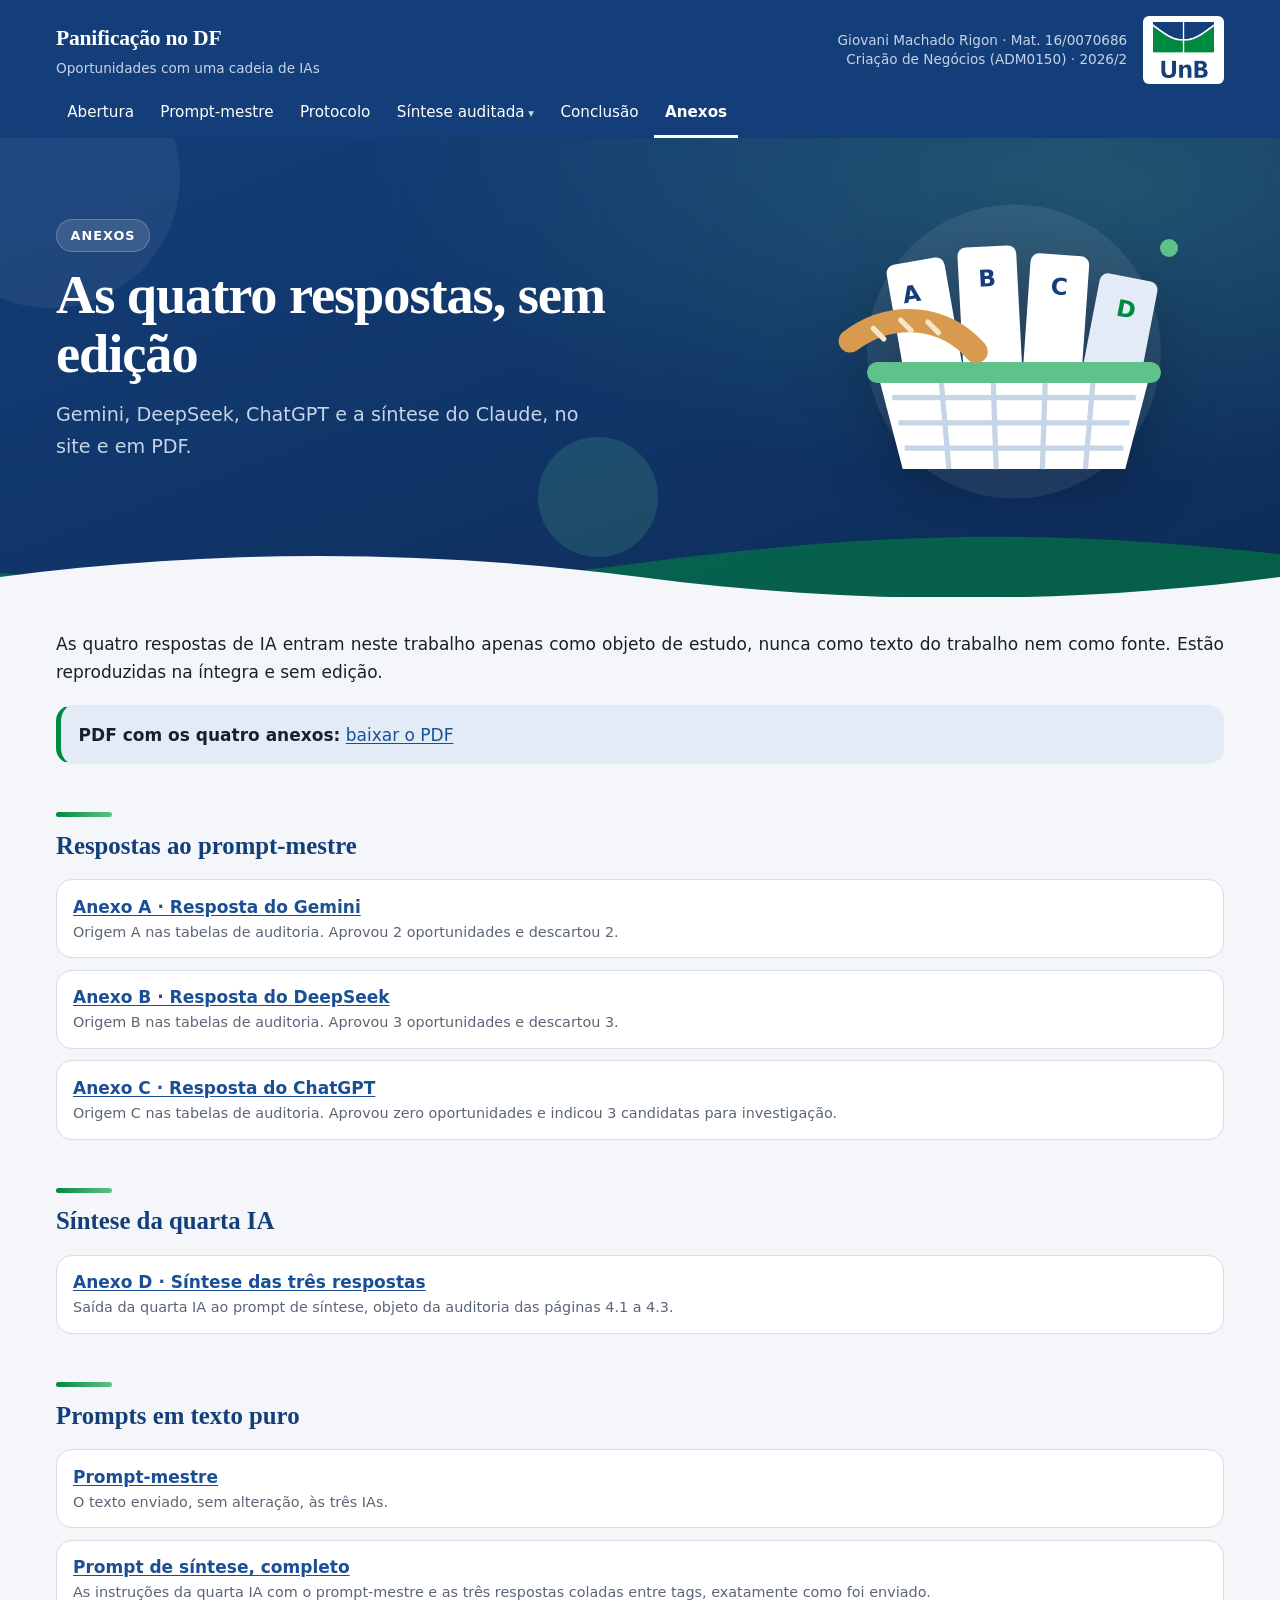
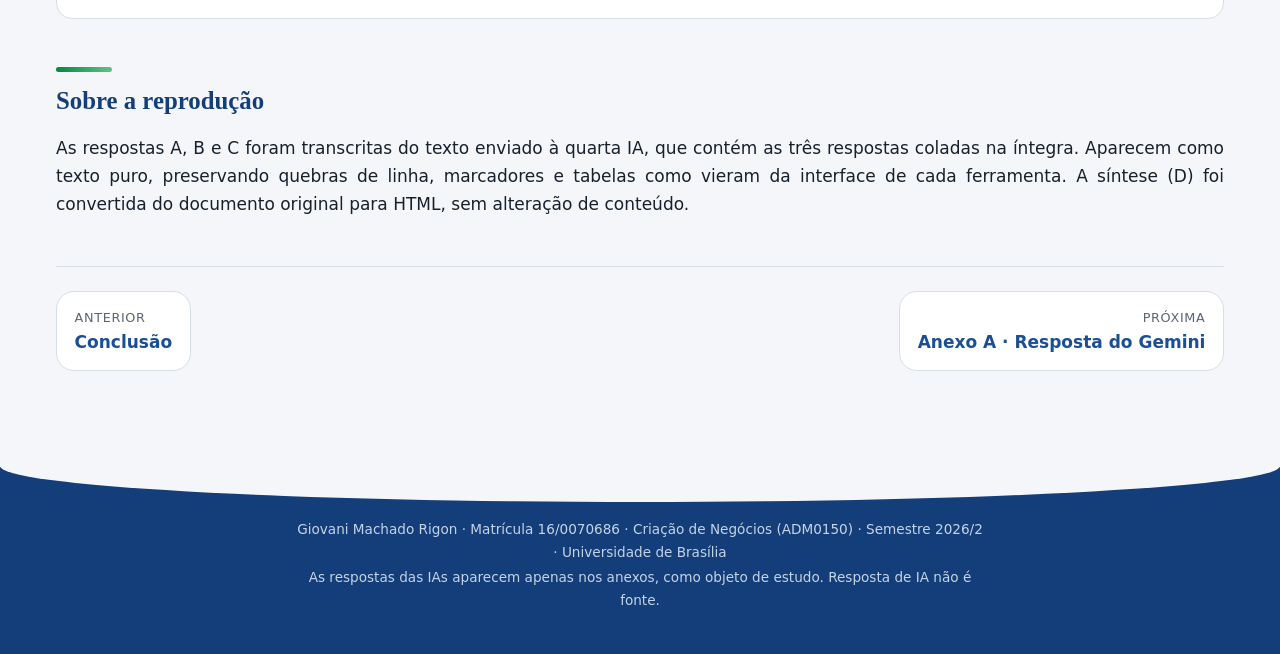
<file: anexos.html>
<!doctype html>
<html lang="pt-BR">
<head>
<meta charset="utf-8">
<meta name="viewport" content="width=device-width, initial-scale=1">
<title>Anexos · Panificação no DF</title>
<meta name="description" content="Estudo de caso de Criação de Negócios (UnB, 2026/2): detecção de oportunidades em panificação no DF com uma cadeia de quatro IAs e a auditoria da síntese.">
<link rel="icon" href="data:image/svg+xml,%3Csvg xmlns='http://www.w3.org/2000/svg' viewBox='0 0 32 32'%3E%3Cellipse cx='16' cy='18' rx='13' ry='9' fill='%23133e79'/%3E%3Cpath d='M9 14l3 6M15 12l2 7M21 13l2 6' stroke='%23ffffff' stroke-width='2' stroke-linecap='round'/%3E%3C/svg%3E">
<link rel="stylesheet" href="assets/estilo.css">
</head>
<body class="main">
<script>document.documentElement.classList.add("js")</script>
<a class="pular" href="#conteudo">Pular para o conteúdo</a>
<div class="progresso" aria-hidden="true"><span></span></div>
<header class="topo">
  <div class="topo-in">
    <a class="marca" href="index.html">
      <span class="marca-t">Panificação no DF</span>
      <span class="marca-s">Oportunidades com uma cadeia de IAs</span>
    </a>
    <div class="topo-dir">
      <p class="id-aluno">Giovani Machado Rigon · Mat. 16/0070686<br>Criação de Negócios (ADM0150) · 2026/2</p>
      <img class="logo-unb" src="assets/logo-unb.png" alt="Universidade de Brasília" onerror="this.style.display='none'">
    </div>
  </div>
  <details class="menu">
    <summary>Menu</summary>
    <nav aria-label="Seções do site"><ul><li><a href="index.html">Abertura</a></li><li><a href="prompt-mestre.html">Prompt-mestre</a></li><li><a href="protocolo.html">Protocolo</a></li><li class="grupo"><span>Síntese auditada</span><ul><li><a href="auditoria-rastreabilidade.html">Rastreabilidade</a></li><li><a href="auditoria-verificacao.html">Fontes primárias</a></li><li><a href="auditoria-regua.html">Aplicação da régua</a></li></ul></li><li><a href="conclusao.html">Conclusão</a></li><li><a href="anexos.html" class="ativo" aria-current="page">Anexos</a></li></ul></nav>
  </details>
  <nav class="menu-largo" aria-label="Seções do site"><ul><li><a href="index.html">Abertura</a></li><li><a href="prompt-mestre.html">Prompt-mestre</a></li><li><a href="protocolo.html">Protocolo</a></li><li class="grupo"><span>Síntese auditada</span><ul><li><a href="auditoria-rastreabilidade.html">Rastreabilidade</a></li><li><a href="auditoria-verificacao.html">Fontes primárias</a></li><li><a href="auditoria-regua.html">Aplicação da régua</a></li></ul></li><li><a href="conclusao.html">Conclusão</a></li><li><a href="anexos.html" class="ativo" aria-current="page">Anexos</a></li></ul></nav>
</header>
<section class="faixa faixa-main">
  <span class="bolha b1" aria-hidden="true"></span><span class="bolha b2" aria-hidden="true"></span><span class="bolha b3" aria-hidden="true"></span>
  <div class="faixa-in">
    <div class="faixa-txt">
      <p class="kicker">Anexos</p>
      <h1>As quatro respostas, sem edição</h1>
      <p class="faixa-sub">Gemini, DeepSeek, ChatGPT e a síntese do Claude, no site e em PDF.</p>
      
    </div>
    <div class="faixa-img"><img src="assets/img/cesta.svg" alt="" width="400" height="320"></div>
  </div>
  <svg class="onda" viewBox="0 0 1440 80" preserveAspectRatio="none" aria-hidden="true"><path class="onda-v" d="M-80 40c260 40 500 40 800 0s500-40 800 0v40H-80z"/><path class="onda-f" d="M0 56c240-32 480-32 720 0s480 32 720 0v24H0z"/></svg>
</section>

<main id="conteudo">
<article class="conteudo">
<p>As quatro respostas de IA entram neste trabalho apenas como objeto de estudo, nunca como texto do trabalho nem como fonte. Estão reproduzidas na íntegra e sem edição.</p>
<div class="caixa destaque">
<p><strong>PDF com os quatro anexos:</strong> <a href="assets/Anexos_Giovani_Rigon_ADM0150.pdf">baixar o PDF</a></p>
</div>
<h2 id="respostas-ao-prompt-mestre">Respostas ao prompt-mestre</h2>
<ul class="lista-anexos">
<li>
<a href="anexo-a-gemini.html">Anexo A · Resposta do Gemini</a><span>Origem A nas tabelas de auditoria. Aprovou 2 oportunidades e descartou 2.</span>
</li>
<li>
<a href="anexo-b-deepseek.html">Anexo B · Resposta do DeepSeek</a><span>Origem B nas tabelas de auditoria. Aprovou 3 oportunidades e descartou 3.</span>
</li>
<li>
<a href="anexo-c-chatgpt.html">Anexo C · Resposta do ChatGPT</a><span>Origem C nas tabelas de auditoria. Aprovou zero oportunidades e indicou 3 candidatas para investigação.</span>
</li>
</ul>
<h2 id="síntese-da-quarta-ia">Síntese da quarta IA</h2>
<ul class="lista-anexos">
<li>
<a href="anexo-d-sintese.html">Anexo D · Síntese das três respostas</a><span>Saída da quarta IA ao prompt de síntese, objeto da auditoria das páginas 4.1 a 4.3.</span>
</li>
</ul>
<h2 id="prompts-em-texto-puro">Prompts em texto puro</h2>
<ul class="lista-anexos">
<li>
<a href="assets/prompt-mestre.txt">Prompt-mestre</a><span>O texto enviado, sem alteração, às três IAs.</span>
</li>
<li>
<a href="assets/prompt-de-sintese.txt">Prompt de síntese, completo</a><span>As instruções da quarta IA com o prompt-mestre e as três respostas coladas entre tags, exatamente como foi enviado.</span>
</li>
</ul>
<h2 id="sobre-a-reprodução">Sobre a reprodução</h2>
<p>As respostas A, B e C foram transcritas do texto enviado à quarta IA, que contém as três respostas coladas na íntegra. Aparecem como texto puro, preservando quebras de linha, marcadores e tabelas como vieram da interface de cada ferramenta. A síntese (D) foi convertida do documento original para HTML, sem alteração de conteúdo.</p>

</article>
<nav class="pager" aria-label="Paginação"><a class="ant" href="conclusao.html"><small>Anterior</small>Conclusão</a><a class="prox" href="anexo-a-gemini.html"><small>Próxima</small>Anexo A · Resposta do Gemini</a></nav>
</main>
<footer class="rodape">
  <p>Giovani Machado Rigon · Matrícula 16/0070686 · Criação de Negócios (ADM0150) · Semestre 2026/2 · Universidade de Brasília</p>
  <p>As respostas das IAs aparecem apenas nos anexos, como objeto de estudo. Resposta de IA não é fonte.</p>
</footer>
<a class="topo-btn" href="#" aria-label="Voltar ao topo">↑</a>
<script src="assets/movimento.js" defer></script>
</body>
</html>
</file>
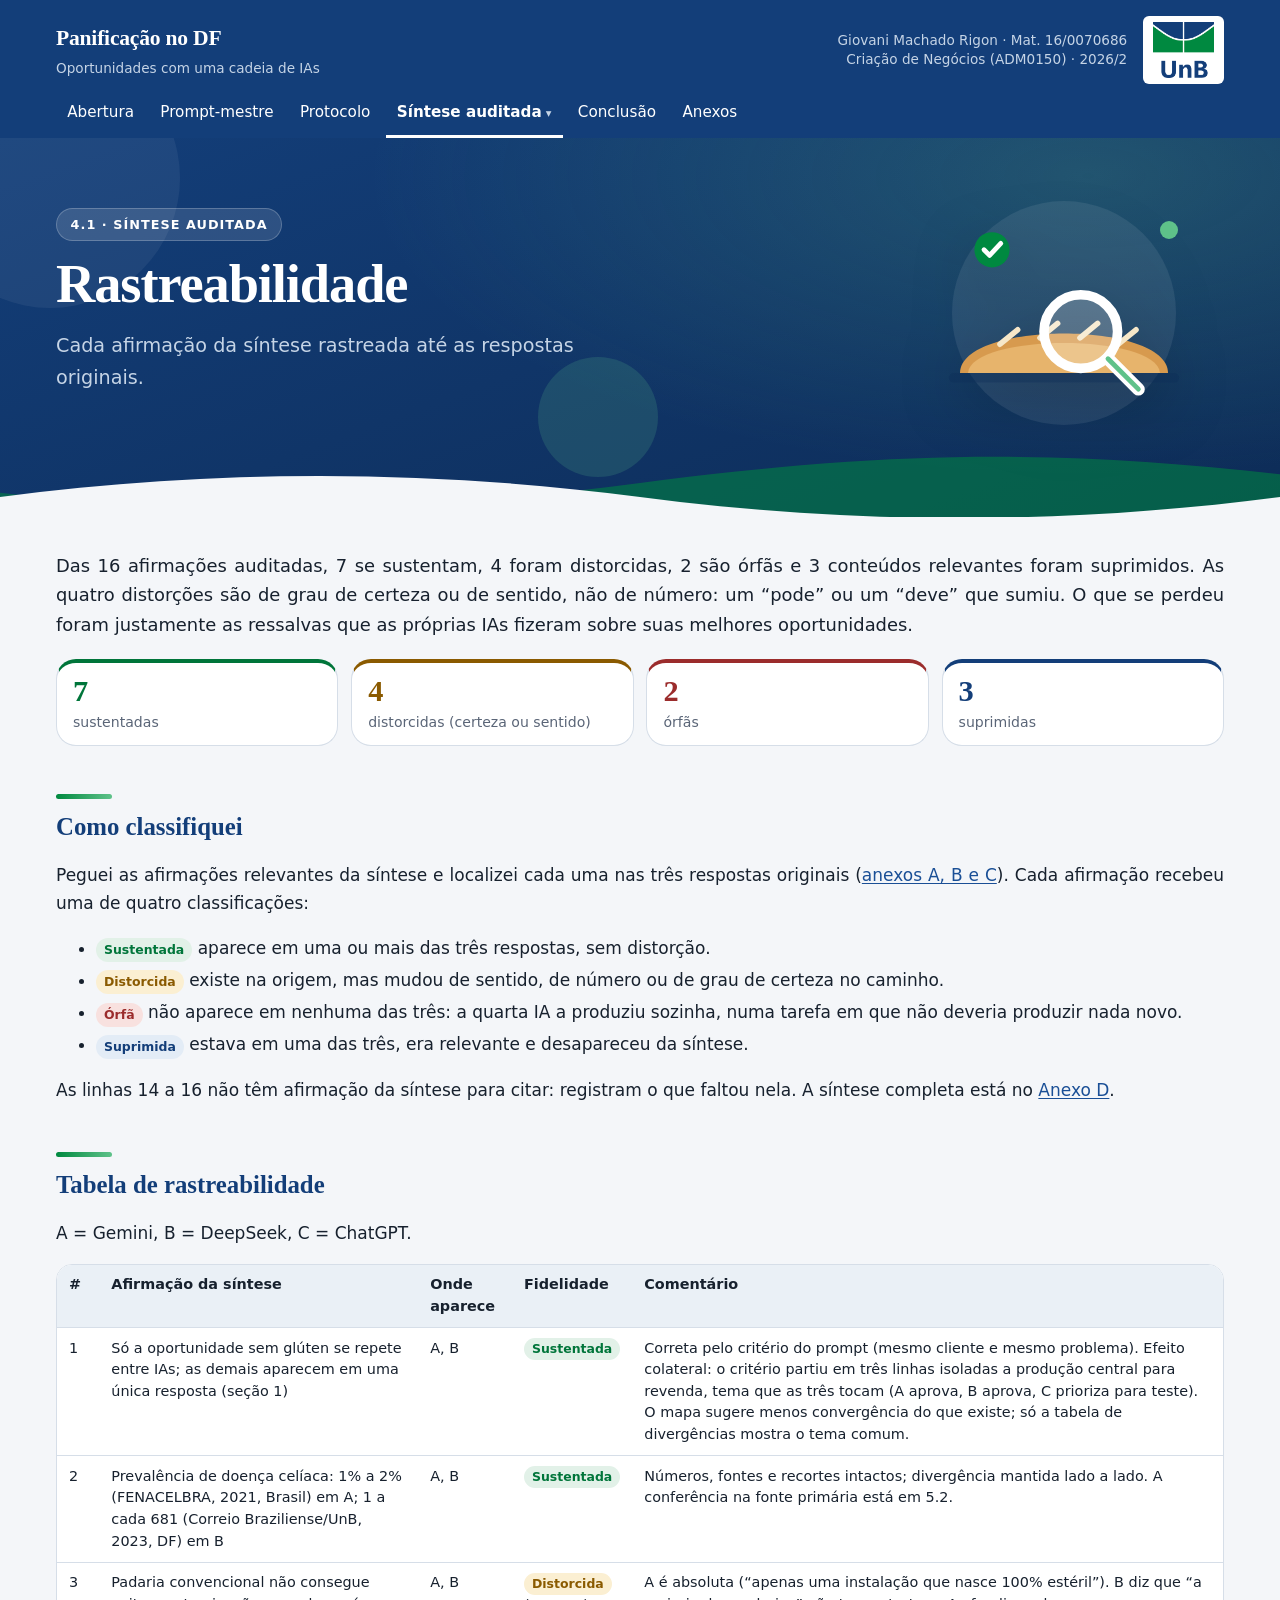
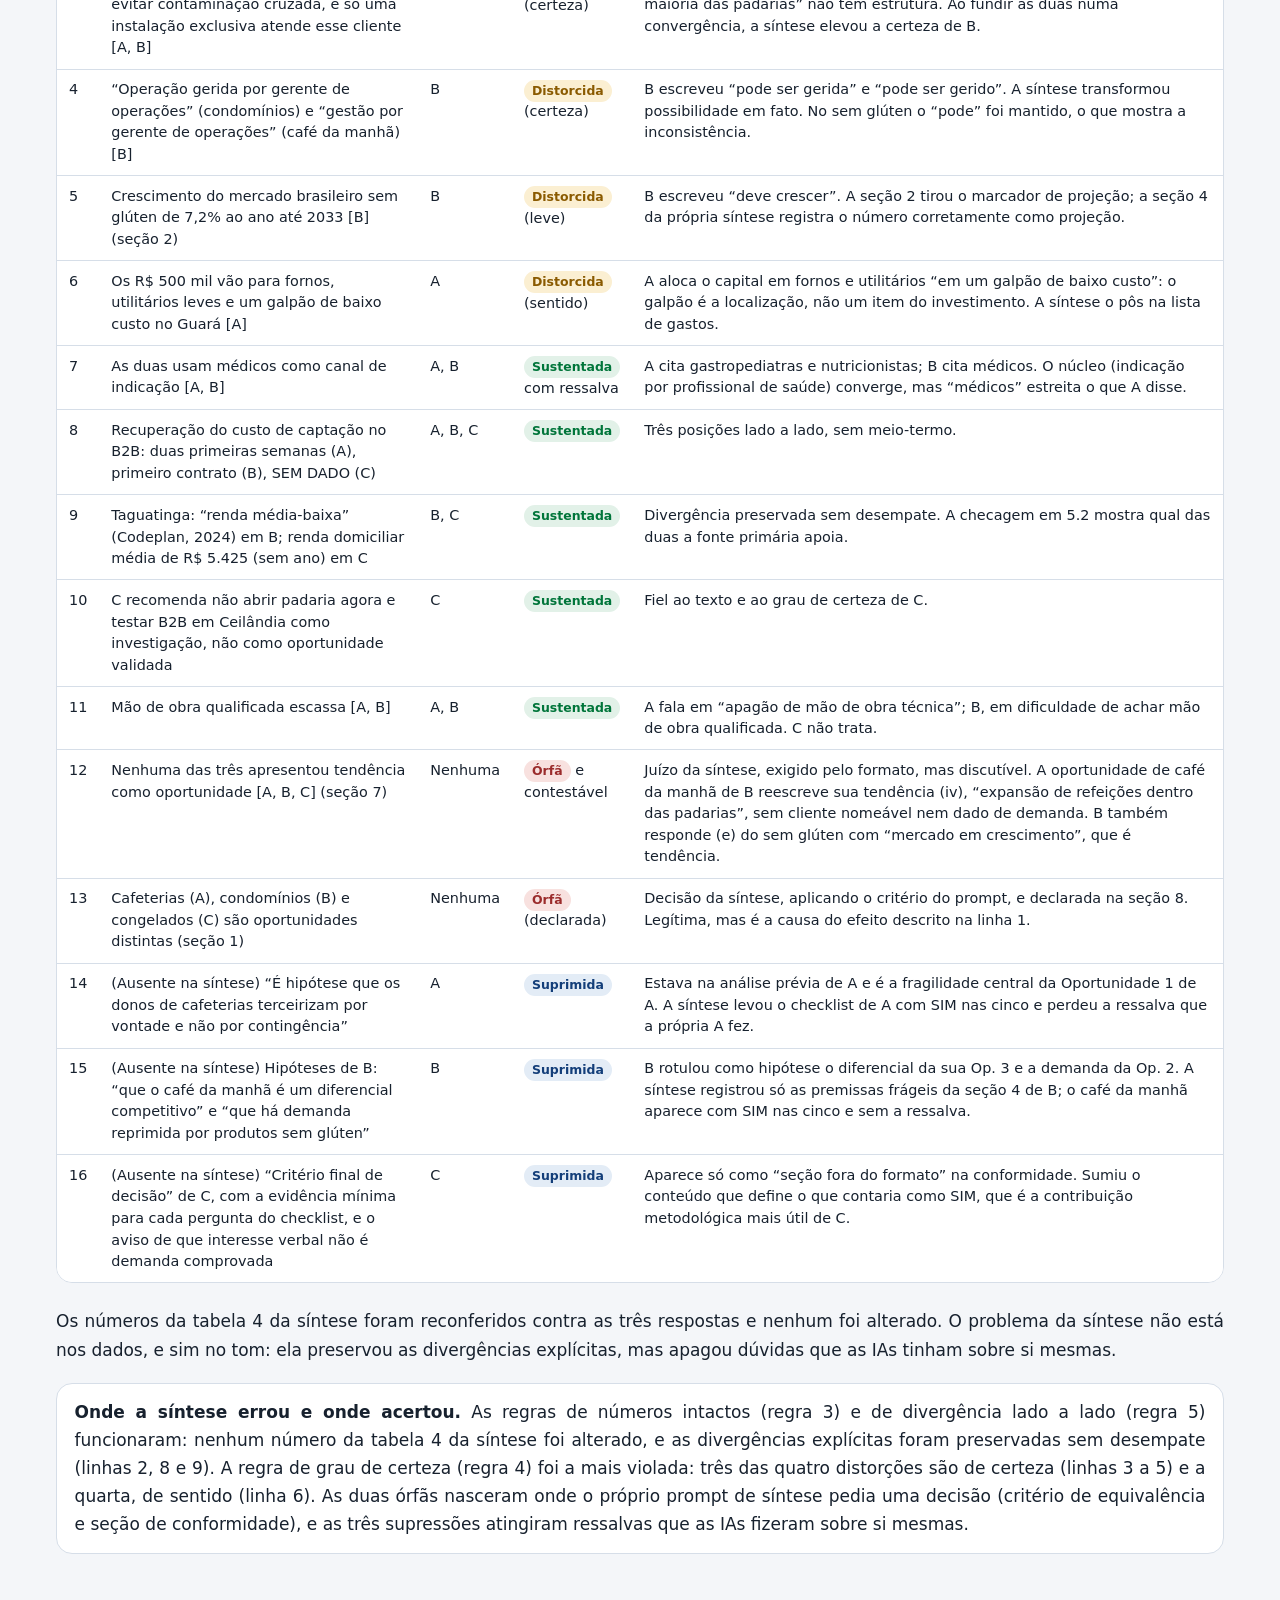
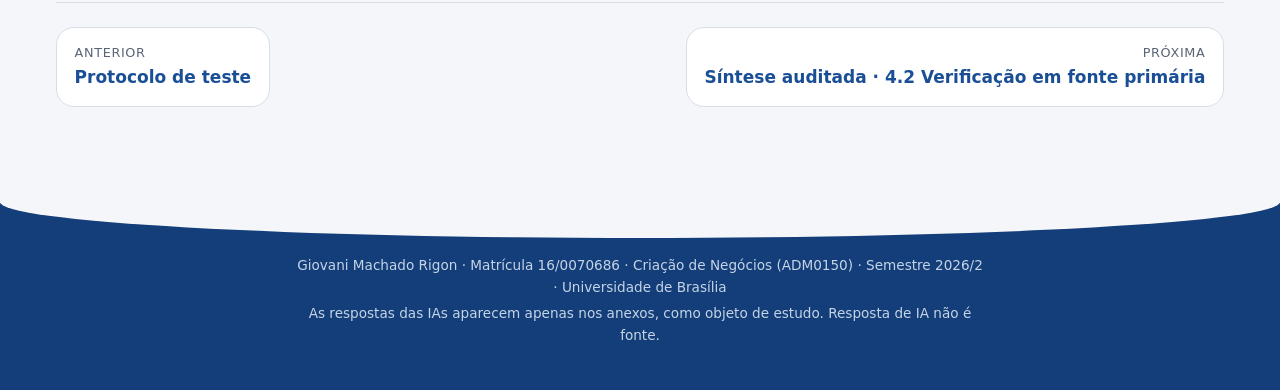
<file: auditoria-rastreabilidade.html>
<!doctype html>
<html lang="pt-BR">
<head>
<meta charset="utf-8">
<meta name="viewport" content="width=device-width, initial-scale=1">
<title>Síntese auditada · 4.1 Rastreabilidade · Panificação no DF</title>
<meta name="description" content="Estudo de caso de Criação de Negócios (UnB, 2026/2): detecção de oportunidades em panificação no DF com uma cadeia de quatro IAs e a auditoria da síntese.">
<link rel="icon" href="data:image/svg+xml,%3Csvg xmlns='http://www.w3.org/2000/svg' viewBox='0 0 32 32'%3E%3Cellipse cx='16' cy='18' rx='13' ry='9' fill='%23133e79'/%3E%3Cpath d='M9 14l3 6M15 12l2 7M21 13l2 6' stroke='%23ffffff' stroke-width='2' stroke-linecap='round'/%3E%3C/svg%3E">
<link rel="stylesheet" href="assets/estilo.css">
</head>
<body class="audit">
<script>document.documentElement.classList.add("js")</script>
<a class="pular" href="#conteudo">Pular para o conteúdo</a>
<div class="progresso" aria-hidden="true"><span></span></div>
<header class="topo">
  <div class="topo-in">
    <a class="marca" href="index.html">
      <span class="marca-t">Panificação no DF</span>
      <span class="marca-s">Oportunidades com uma cadeia de IAs</span>
    </a>
    <div class="topo-dir">
      <p class="id-aluno">Giovani Machado Rigon · Mat. 16/0070686<br>Criação de Negócios (ADM0150) · 2026/2</p>
      <img class="logo-unb" src="assets/logo-unb.png" alt="Universidade de Brasília" onerror="this.style.display='none'">
    </div>
  </div>
  <details class="menu">
    <summary>Menu</summary>
    <nav aria-label="Seções do site"><ul><li><a href="index.html">Abertura</a></li><li><a href="prompt-mestre.html">Prompt-mestre</a></li><li><a href="protocolo.html">Protocolo</a></li><li class="grupo ativo"><span>Síntese auditada</span><ul><li><a href="auditoria-rastreabilidade.html" class="ativo" aria-current="page">Rastreabilidade</a></li><li><a href="auditoria-verificacao.html">Fontes primárias</a></li><li><a href="auditoria-regua.html">Aplicação da régua</a></li></ul></li><li><a href="conclusao.html">Conclusão</a></li><li><a href="anexos.html">Anexos</a></li></ul></nav>
  </details>
  <nav class="menu-largo" aria-label="Seções do site"><ul><li><a href="index.html">Abertura</a></li><li><a href="prompt-mestre.html">Prompt-mestre</a></li><li><a href="protocolo.html">Protocolo</a></li><li class="grupo ativo"><span>Síntese auditada</span><ul><li><a href="auditoria-rastreabilidade.html" class="ativo" aria-current="page">Rastreabilidade</a></li><li><a href="auditoria-verificacao.html">Fontes primárias</a></li><li><a href="auditoria-regua.html">Aplicação da régua</a></li></ul></li><li><a href="conclusao.html">Conclusão</a></li><li><a href="anexos.html">Anexos</a></li></ul></nav>
</header>
<section class="faixa faixa-audit">
  <span class="bolha b1" aria-hidden="true"></span><span class="bolha b2" aria-hidden="true"></span><span class="bolha b3" aria-hidden="true"></span>
  <div class="faixa-in">
    <div class="faixa-txt">
      <p class="kicker">4.1 · Síntese auditada</p>
      <h1>Rastreabilidade</h1>
      <p class="faixa-sub">Cada afirmação da síntese rastreada até as respostas originais.</p>
      
    </div>
    <div class="faixa-img"><img src="assets/img/lupa.svg" alt="" width="400" height="320"></div>
  </div>
  <svg class="onda" viewBox="0 0 1440 80" preserveAspectRatio="none" aria-hidden="true"><path class="onda-v" d="M-80 40c260 40 500 40 800 0s500-40 800 0v40H-80z"/><path class="onda-f" d="M0 56c240-32 480-32 720 0s480 32 720 0v24H0z"/></svg>
</section>

<main id="conteudo">
<article class="conteudo">
<p class="lede">
Das 16 afirmações auditadas, 7 se sustentam, 4 foram distorcidas, 2 são órfãs e 3 conteúdos relevantes foram suprimidos. As quatro distorções são de grau de certeza ou de sentido, não de número: um “pode” ou um “deve” que sumiu. O que se perdeu foram justamente as ressalvas que as próprias IAs fizeram sobre suas melhores oportunidades.
</p>
<div class="numeros">
<div class="ok">
<p>7</p>
<p>sustentadas</p>
</div>
<div class="warn">
<p>4</p>
<p>distorcidas (certeza ou sentido)</p>
</div>
<div class="bad">
<p>2</p>
<p>órfãs</p>
</div>
<div class="info">
<p>3</p>
<p>suprimidas</p>
</div>
</div>
<h2 id="como-classifiquei">Como classifiquei</h2>
<p>Peguei as afirmações relevantes da síntese e localizei cada uma nas três respostas originais (<a href="anexos.html">anexos A, B e C</a>). Cada afirmação recebeu uma de quatro classificações:</p>
<ul>
<li><span class="selo ok">Sustentada</span> aparece em uma ou mais das três respostas, sem distorção.</li>
<li><span class="selo warn">Distorcida</span> existe na origem, mas mudou de sentido, de número ou de grau de certeza no caminho.</li>
<li><span class="selo bad">Órfã</span> não aparece em nenhuma das três: a quarta IA a produziu sozinha, numa tarefa em que não deveria produzir nada novo.</li>
<li><span class="selo info">Suprimida</span> estava em uma das três, era relevante e desapareceu da síntese.</li>
</ul>
<p>As linhas 14 a 16 não têm afirmação da síntese para citar: registram o que faltou nela. A síntese completa está no <a href="anexo-d-sintese.html">Anexo D</a>.</p>
<h2 id="tabela-de-rastreabilidade">Tabela de rastreabilidade</h2>
<p>A = Gemini, B = DeepSeek, C = ChatGPT.</p>
<div class="tabela larga">
<div class="tabela"><table>
<colgroup>
<col style="width: 0%" />
<col style="width: 31%" />
<col style="width: 2%" />
<col style="width: 4%" />
<col style="width: 60%" />
</colgroup>
<thead>
<tr class="header">
<th>#</th>
<th>Afirmação da síntese</th>
<th>Onde aparece</th>
<th>Fidelidade</th>
<th>Comentário</th>
</tr>
</thead>
<tbody>
<tr class="odd">
<td>1</td>
<td>Só a oportunidade sem glúten se repete entre IAs; as demais aparecem em uma única resposta (seção 1)</td>
<td>A, B</td>
<td><span class="selo ok">Sustentada</span></td>
<td>Correta pelo critério do prompt (mesmo cliente e mesmo problema). Efeito colateral: o critério partiu em três linhas isoladas a produção central para revenda, tema que as três tocam (A aprova, B aprova, C prioriza para teste). O mapa sugere menos convergência do que existe; só a tabela de divergências mostra o tema comum.</td>
</tr>
<tr class="even">
<td>2</td>
<td>Prevalência de doença celíaca: 1% a 2% (FENACELBRA, 2021, Brasil) em A; 1 a cada 681 (Correio Braziliense/UnB, 2023, DF) em B</td>
<td>A, B</td>
<td><span class="selo ok">Sustentada</span></td>
<td>Números, fontes e recortes intactos; divergência mantida lado a lado. A conferência na fonte primária está em 5.2.</td>
</tr>
<tr class="odd">
<td>3</td>
<td>Padaria convencional não consegue evitar contaminação cruzada, e só uma instalação exclusiva atende esse cliente [A, B]</td>
<td>A, B</td>
<td><span class="selo warn">Distorcida</span> (certeza)</td>
<td>A é absoluta (“apenas uma instalação que nasce 100% estéril”). B diz que “a maioria das padarias” não tem estrutura. Ao fundir as duas numa convergência, a síntese elevou a certeza de B.</td>
</tr>
<tr class="even">
<td>4</td>
<td>“Operação gerida por gerente de operações” (condomínios) e “gestão por gerente de operações” (café da manhã) [B]</td>
<td>B</td>
<td><span class="selo warn">Distorcida</span> (certeza)</td>
<td>B escreveu “pode ser gerida” e “pode ser gerido”. A síntese transformou possibilidade em fato. No sem glúten o “pode” foi mantido, o que mostra a inconsistência.</td>
</tr>
<tr class="odd">
<td>5</td>
<td>Crescimento do mercado brasileiro sem glúten de 7,2% ao ano até 2033 [B] (seção 2)</td>
<td>B</td>
<td><span class="selo warn">Distorcida</span> (leve)</td>
<td>B escreveu “deve crescer”. A seção 2 tirou o marcador de projeção; a seção 4 da própria síntese registra o número corretamente como projeção.</td>
</tr>
<tr class="even">
<td>6</td>
<td>Os R$ 500 mil vão para fornos, utilitários leves e um galpão de baixo custo no Guará [A]</td>
<td>A</td>
<td><span class="selo warn">Distorcida</span> (sentido)</td>
<td>A aloca o capital em fornos e utilitários “em um galpão de baixo custo”: o galpão é a localização, não um item do investimento. A síntese o pôs na lista de gastos.</td>
</tr>
<tr class="odd">
<td>7</td>
<td>As duas usam médicos como canal de indicação [A, B]</td>
<td>A, B</td>
<td><span class="selo ok">Sustentada</span> com ressalva</td>
<td>A cita gastropediatras e nutricionistas; B cita médicos. O núcleo (indicação por profissional de saúde) converge, mas “médicos” estreita o que A disse.</td>
</tr>
<tr class="even">
<td>8</td>
<td>Recuperação do custo de captação no B2B: duas primeiras semanas (A), primeiro contrato (B), SEM DADO (C)</td>
<td>A, B, C</td>
<td><span class="selo ok">Sustentada</span></td>
<td>Três posições lado a lado, sem meio-termo.</td>
</tr>
<tr class="odd">
<td>9</td>
<td>Taguatinga: “renda média-baixa” (Codeplan, 2024) em B; renda domiciliar média de R$ 5.425 (sem ano) em C</td>
<td>B, C</td>
<td><span class="selo ok">Sustentada</span></td>
<td>Divergência preservada sem desempate. A checagem em 5.2 mostra qual das duas a fonte primária apoia.</td>
</tr>
<tr class="even">
<td>10</td>
<td>C recomenda não abrir padaria agora e testar B2B em Ceilândia como investigação, não como oportunidade validada</td>
<td>C</td>
<td><span class="selo ok">Sustentada</span></td>
<td>Fiel ao texto e ao grau de certeza de C.</td>
</tr>
<tr class="odd">
<td>11</td>
<td>Mão de obra qualificada escassa [A, B]</td>
<td>A, B</td>
<td><span class="selo ok">Sustentada</span></td>
<td>A fala em “apagão de mão de obra técnica”; B, em dificuldade de achar mão de obra qualificada. C não trata.</td>
</tr>
<tr class="even">
<td>12</td>
<td>Nenhuma das três apresentou tendência como oportunidade [A, B, C] (seção 7)</td>
<td>Nenhuma</td>
<td><span class="selo bad">Órfã</span> e contestável</td>
<td>Juízo da síntese, exigido pelo formato, mas discutível. A oportunidade de café da manhã de B reescreve sua tendência (iv), “expansão de refeições dentro das padarias”, sem cliente nomeável nem dado de demanda. B também responde (e) do sem glúten com “mercado em crescimento”, que é tendência.</td>
</tr>
<tr class="odd">
<td>13</td>
<td>Cafeterias (A), condomínios (B) e congelados (C) são oportunidades distintas (seção 1)</td>
<td>Nenhuma</td>
<td><span class="selo bad">Órfã</span> (declarada)</td>
<td>Decisão da síntese, aplicando o critério do prompt, e declarada na seção 8. Legítima, mas é a causa do efeito descrito na linha 1.</td>
</tr>
<tr class="even">
<td>14</td>
<td>(Ausente na síntese) “É hipótese que os donos de cafeterias terceirizam por vontade e não por contingência”</td>
<td>A</td>
<td><span class="selo info">Suprimida</span></td>
<td>Estava na análise prévia de A e é a fragilidade central da Oportunidade 1 de A. A síntese levou o checklist de A com SIM nas cinco e perdeu a ressalva que a própria A fez.</td>
</tr>
<tr class="odd">
<td>15</td>
<td>(Ausente na síntese) Hipóteses de B: “que o café da manhã é um diferencial competitivo” e “que há demanda reprimida por produtos sem glúten”</td>
<td>B</td>
<td><span class="selo info">Suprimida</span></td>
<td>B rotulou como hipótese o diferencial da sua Op. 3 e a demanda da Op. 2. A síntese registrou só as premissas frágeis da seção 4 de B; o café da manhã aparece com SIM nas cinco e sem a ressalva.</td>
</tr>
<tr class="even">
<td>16</td>
<td>(Ausente na síntese) “Critério final de decisão” de C, com a evidência mínima para cada pergunta do checklist, e o aviso de que interesse verbal não é demanda comprovada</td>
<td>C</td>
<td><span class="selo info">Suprimida</span></td>
<td>Aparece só como “seção fora do formato” na conformidade. Sumiu o conteúdo que define o que contaria como SIM, que é a contribuição metodológica mais útil de C.</td>
</tr>
</tbody>
</table></div>
</div>
<p>Os números da tabela 4 da síntese foram reconferidos contra as três respostas e nenhum foi alterado. O problema da síntese não está nos dados, e sim no tom: ela preservou as divergências explícitas, mas apagou dúvidas que as IAs tinham sobre si mesmas.</p>
<div class="caixa">
<p><strong>Onde a síntese errou e onde acertou.</strong> As regras de números intactos (regra 3) e de divergência lado a lado (regra 5) funcionaram: nenhum número da tabela 4 da síntese foi alterado, e as divergências explícitas foram preservadas sem desempate (linhas 2, 8 e 9). A regra de grau de certeza (regra 4) foi a mais violada: três das quatro distorções são de certeza (linhas 3 a 5) e a quarta, de sentido (linha 6). As duas órfãs nasceram onde o próprio prompt de síntese pedia uma decisão (critério de equivalência e seção de conformidade), e as três supressões atingiram ressalvas que as IAs fizeram sobre si mesmas.</p>
</div>

</article>
<nav class="pager" aria-label="Paginação"><a class="ant" href="protocolo.html"><small>Anterior</small>Protocolo de teste</a><a class="prox" href="auditoria-verificacao.html"><small>Próxima</small>Síntese auditada · 4.2 Verificação em fonte primária</a></nav>
</main>
<footer class="rodape">
  <p>Giovani Machado Rigon · Matrícula 16/0070686 · Criação de Negócios (ADM0150) · Semestre 2026/2 · Universidade de Brasília</p>
  <p>As respostas das IAs aparecem apenas nos anexos, como objeto de estudo. Resposta de IA não é fonte.</p>
</footer>
<a class="topo-btn" href="#" aria-label="Voltar ao topo">↑</a>
<script src="assets/movimento.js" defer></script>
</body>
</html>
</file>
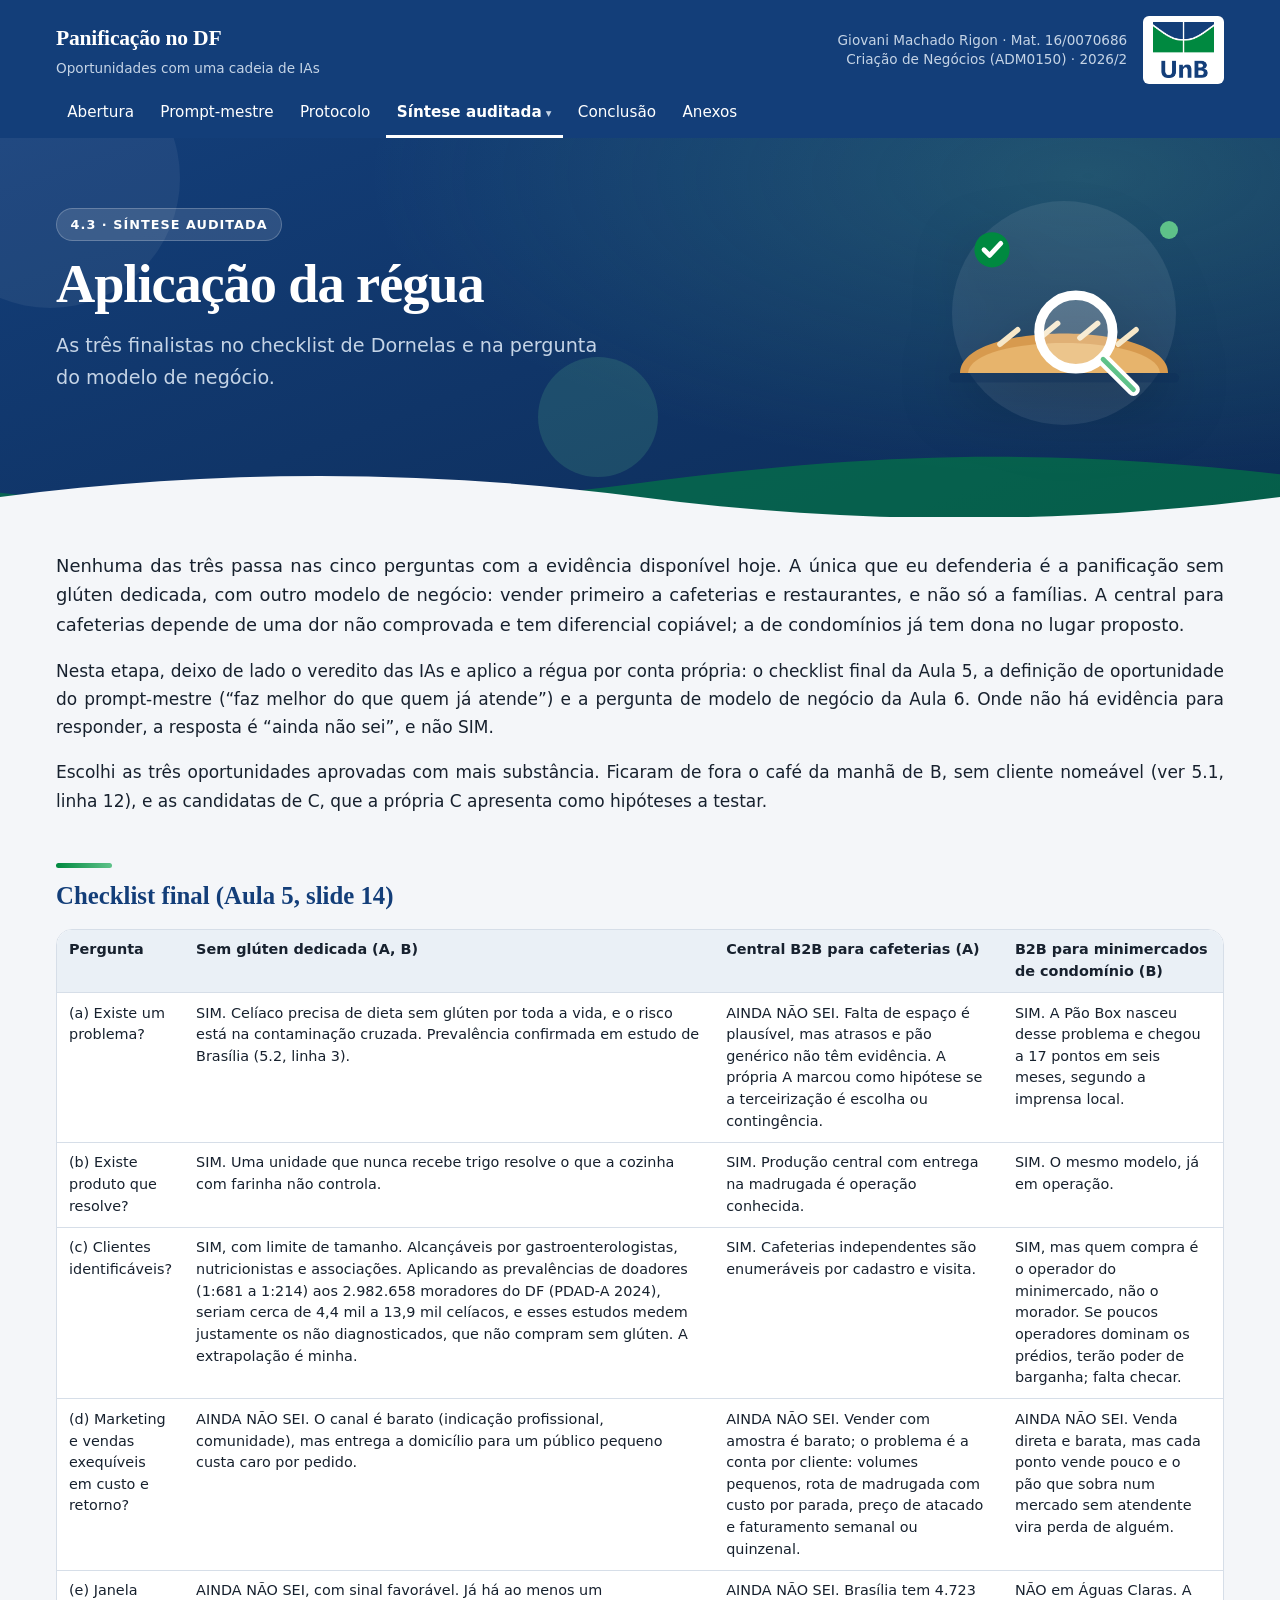
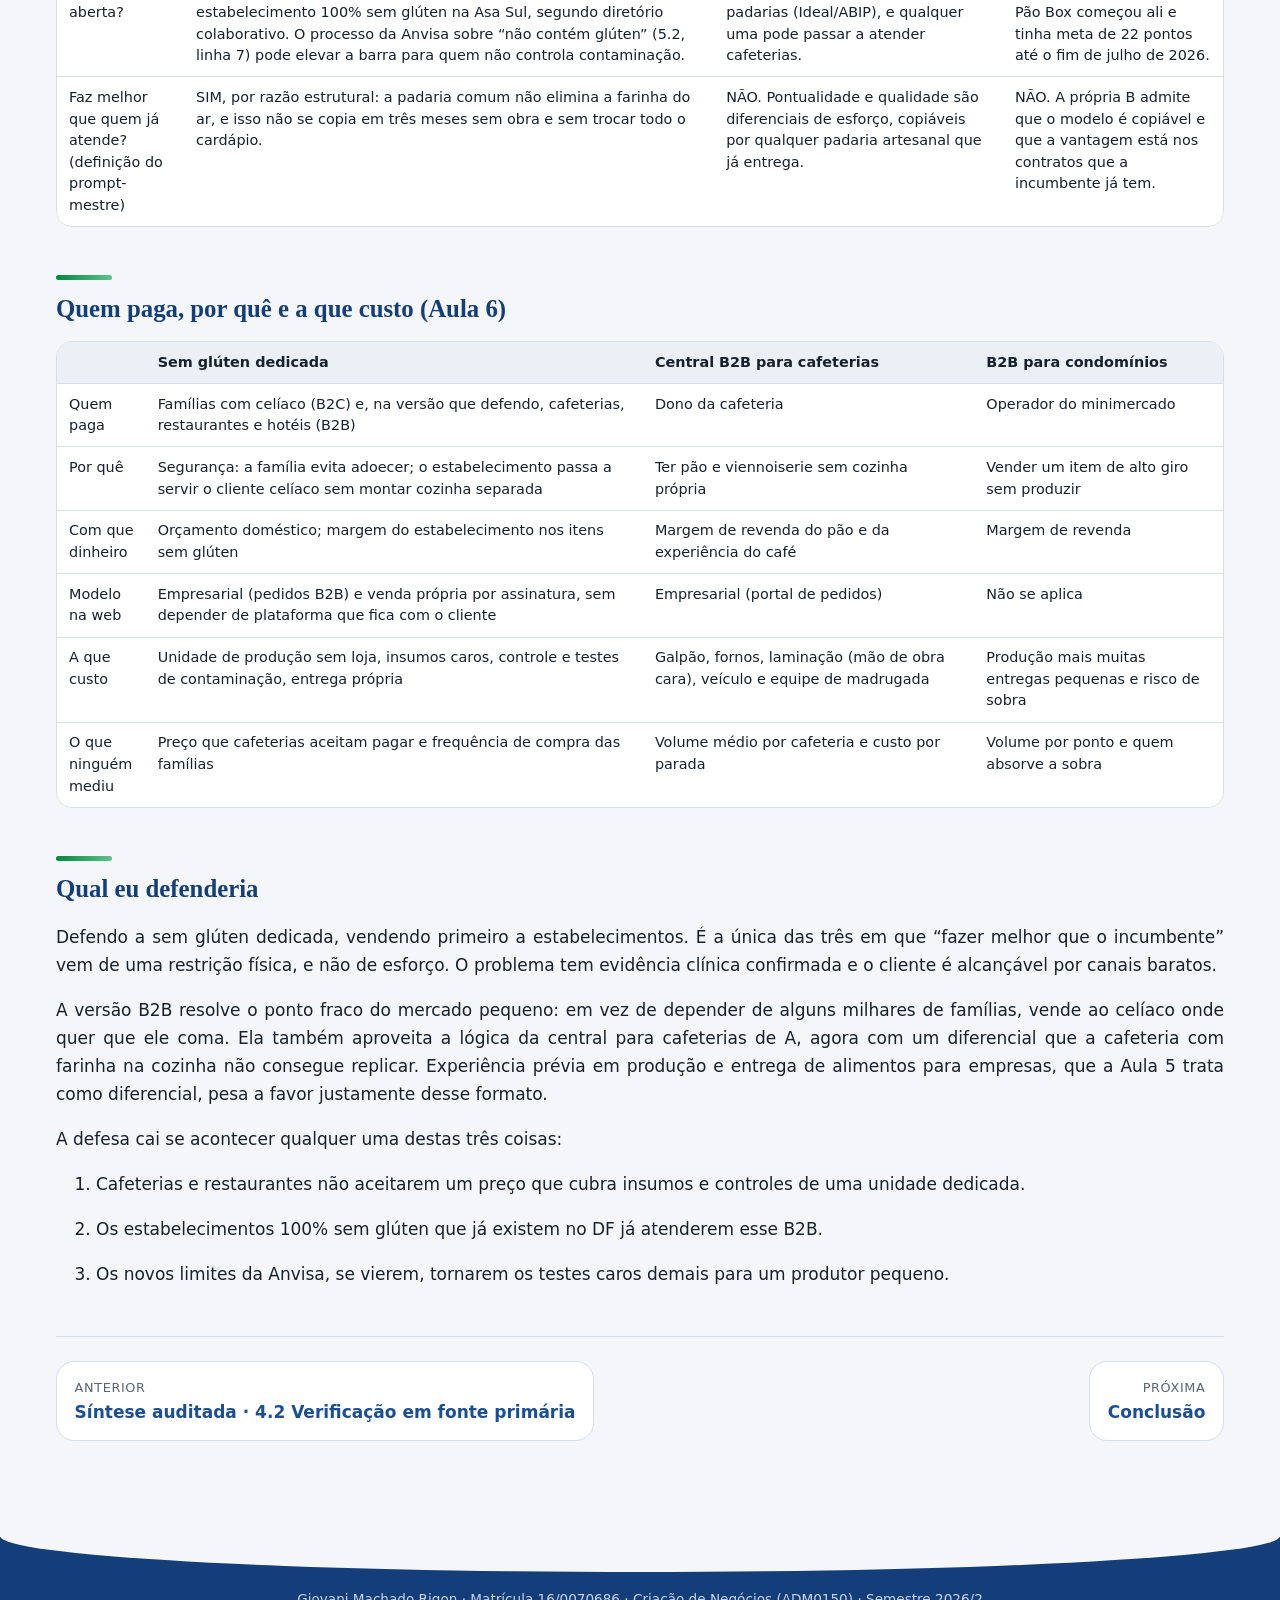
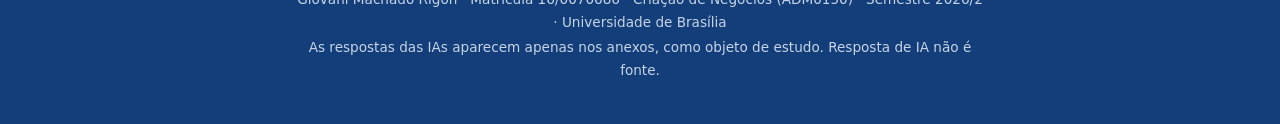
<file: auditoria-regua.html>
<!doctype html>
<html lang="pt-BR">
<head>
<meta charset="utf-8">
<meta name="viewport" content="width=device-width, initial-scale=1">
<title>Síntese auditada · 4.3 Aplicação da régua · Panificação no DF</title>
<meta name="description" content="Estudo de caso de Criação de Negócios (UnB, 2026/2): detecção de oportunidades em panificação no DF com uma cadeia de quatro IAs e a auditoria da síntese.">
<link rel="icon" href="data:image/svg+xml,%3Csvg xmlns='http://www.w3.org/2000/svg' viewBox='0 0 32 32'%3E%3Cellipse cx='16' cy='18' rx='13' ry='9' fill='%23133e79'/%3E%3Cpath d='M9 14l3 6M15 12l2 7M21 13l2 6' stroke='%23ffffff' stroke-width='2' stroke-linecap='round'/%3E%3C/svg%3E">
<link rel="stylesheet" href="assets/estilo.css">
</head>
<body class="audit">
<script>document.documentElement.classList.add("js")</script>
<a class="pular" href="#conteudo">Pular para o conteúdo</a>
<div class="progresso" aria-hidden="true"><span></span></div>
<header class="topo">
  <div class="topo-in">
    <a class="marca" href="index.html">
      <span class="marca-t">Panificação no DF</span>
      <span class="marca-s">Oportunidades com uma cadeia de IAs</span>
    </a>
    <div class="topo-dir">
      <p class="id-aluno">Giovani Machado Rigon · Mat. 16/0070686<br>Criação de Negócios (ADM0150) · 2026/2</p>
      <img class="logo-unb" src="assets/logo-unb.png" alt="Universidade de Brasília" onerror="this.style.display='none'">
    </div>
  </div>
  <details class="menu">
    <summary>Menu</summary>
    <nav aria-label="Seções do site"><ul><li><a href="index.html">Abertura</a></li><li><a href="prompt-mestre.html">Prompt-mestre</a></li><li><a href="protocolo.html">Protocolo</a></li><li class="grupo ativo"><span>Síntese auditada</span><ul><li><a href="auditoria-rastreabilidade.html">Rastreabilidade</a></li><li><a href="auditoria-verificacao.html">Fontes primárias</a></li><li><a href="auditoria-regua.html" class="ativo" aria-current="page">Aplicação da régua</a></li></ul></li><li><a href="conclusao.html">Conclusão</a></li><li><a href="anexos.html">Anexos</a></li></ul></nav>
  </details>
  <nav class="menu-largo" aria-label="Seções do site"><ul><li><a href="index.html">Abertura</a></li><li><a href="prompt-mestre.html">Prompt-mestre</a></li><li><a href="protocolo.html">Protocolo</a></li><li class="grupo ativo"><span>Síntese auditada</span><ul><li><a href="auditoria-rastreabilidade.html">Rastreabilidade</a></li><li><a href="auditoria-verificacao.html">Fontes primárias</a></li><li><a href="auditoria-regua.html" class="ativo" aria-current="page">Aplicação da régua</a></li></ul></li><li><a href="conclusao.html">Conclusão</a></li><li><a href="anexos.html">Anexos</a></li></ul></nav>
</header>
<section class="faixa faixa-audit">
  <span class="bolha b1" aria-hidden="true"></span><span class="bolha b2" aria-hidden="true"></span><span class="bolha b3" aria-hidden="true"></span>
  <div class="faixa-in">
    <div class="faixa-txt">
      <p class="kicker">4.3 · Síntese auditada</p>
      <h1>Aplicação da régua</h1>
      <p class="faixa-sub">As três finalistas no checklist de Dornelas e na pergunta do modelo de negócio.</p>
      
    </div>
    <div class="faixa-img"><img src="assets/img/lupa.svg" alt="" width="400" height="320"></div>
  </div>
  <svg class="onda" viewBox="0 0 1440 80" preserveAspectRatio="none" aria-hidden="true"><path class="onda-v" d="M-80 40c260 40 500 40 800 0s500-40 800 0v40H-80z"/><path class="onda-f" d="M0 56c240-32 480-32 720 0s480 32 720 0v24H0z"/></svg>
</section>

<main id="conteudo">
<article class="conteudo">
<p class="lede">
Nenhuma das três passa nas cinco perguntas com a evidência disponível hoje. A única que eu defenderia é a panificação sem glúten dedicada, com outro modelo de negócio: vender primeiro a cafeterias e restaurantes, e não só a famílias. A central para cafeterias depende de uma dor não comprovada e tem diferencial copiável; a de condomínios já tem dona no lugar proposto.
</p>
<p>Nesta etapa, deixo de lado o veredito das IAs e aplico a régua por conta própria: o checklist final da Aula 5, a definição de oportunidade do prompt-mestre (“faz melhor do que quem já atende”) e a pergunta de modelo de negócio da Aula 6. Onde não há evidência para responder, a resposta é “ainda não sei”, e não SIM.</p>
<p>Escolhi as três oportunidades aprovadas com mais substância. Ficaram de fora o café da manhã de B, sem cliente nomeável (ver 5.1, linha 12), e as candidatas de C, que a própria C apresenta como hipóteses a testar.</p>
<h2 id="checklist-final-aula-5-slide-14">Checklist final (Aula 5, slide 14)</h2>
<div class="tabela larga">
<div class="tabela"><table style="width:100%;">
<colgroup>
<col style="width: 8%" />
<col style="width: 46%" />
<col style="width: 25%" />
<col style="width: 19%" />
</colgroup>
<thead>
<tr class="header">
<th>Pergunta</th>
<th>Sem glúten dedicada (A, B)</th>
<th>Central B2B para cafeterias (A)</th>
<th>B2B para minimercados de condomínio (B)</th>
</tr>
</thead>
<tbody>
<tr class="odd">
<td>(a) Existe um problema?</td>
<td>SIM. Celíaco precisa de dieta sem glúten por toda a vida, e o risco está na contaminação cruzada. Prevalência confirmada em estudo de Brasília (5.2, linha 3).</td>
<td>AINDA NÃO SEI. Falta de espaço é plausível, mas atrasos e pão genérico não têm evidência. A própria A marcou como hipótese se a terceirização é escolha ou contingência.</td>
<td>SIM. A Pão Box nasceu desse problema e chegou a 17 pontos em seis meses, segundo a imprensa local.</td>
</tr>
<tr class="even">
<td>(b) Existe produto que resolve?</td>
<td>SIM. Uma unidade que nunca recebe trigo resolve o que a cozinha com farinha não controla.</td>
<td>SIM. Produção central com entrega na madrugada é operação conhecida.</td>
<td>SIM. O mesmo modelo, já em operação.</td>
</tr>
<tr class="odd">
<td>(c) Clientes identificáveis?</td>
<td>SIM, com limite de tamanho. Alcançáveis por gastroenterologistas, nutricionistas e associações. Aplicando as prevalências de doadores (1:681 a 1:214) aos 2.982.658 moradores do DF (PDAD-A 2024), seriam cerca de 4,4 mil a 13,9 mil celíacos, e esses estudos medem justamente os não diagnosticados, que não compram sem glúten. A extrapolação é minha.</td>
<td>SIM. Cafeterias independentes são enumeráveis por cadastro e visita.</td>
<td>SIM, mas quem compra é o operador do minimercado, não o morador. Se poucos operadores dominam os prédios, terão poder de barganha; falta checar.</td>
</tr>
<tr class="even">
<td>(d) Marketing e vendas exequíveis em custo e retorno?</td>
<td>AINDA NÃO SEI. O canal é barato (indicação profissional, comunidade), mas entrega a domicílio para um público pequeno custa caro por pedido.</td>
<td>AINDA NÃO SEI. Vender com amostra é barato; o problema é a conta por cliente: volumes pequenos, rota de madrugada com custo por parada, preço de atacado e faturamento semanal ou quinzenal.</td>
<td>AINDA NÃO SEI. Venda direta e barata, mas cada ponto vende pouco e o pão que sobra num mercado sem atendente vira perda de alguém.</td>
</tr>
<tr class="odd">
<td>(e) Janela aberta?</td>
<td>AINDA NÃO SEI, com sinal favorável. Já há ao menos um estabelecimento 100% sem glúten na Asa Sul, segundo diretório colaborativo. O processo da Anvisa sobre “não contém glúten” (5.2, linha 7) pode elevar a barra para quem não controla contaminação.</td>
<td>AINDA NÃO SEI. Brasília tem 4.723 padarias (Ideal/ABIP), e qualquer uma pode passar a atender cafeterias.</td>
<td>NÃO em Águas Claras. A Pão Box começou ali e tinha meta de 22 pontos até o fim de julho de 2026.</td>
</tr>
<tr class="even">
<td>Faz melhor que quem já atende? (definição do prompt-mestre)</td>
<td>SIM, por razão estrutural: a padaria comum não elimina a farinha do ar, e isso não se copia em três meses sem obra e sem trocar todo o cardápio.</td>
<td>NÃO. Pontualidade e qualidade são diferenciais de esforço, copiáveis por qualquer padaria artesanal que já entrega.</td>
<td>NÃO. A própria B admite que o modelo é copiável e que a vantagem está nos contratos que a incumbente já tem.</td>
</tr>
</tbody>
</table></div>
</div>
<h2 id="quem-paga-por-quê-e-a-que-custo-aula-6">Quem paga, por quê e a que custo (Aula 6)</h2>
<div class="tabela larga">
<div class="tabela"><table>
<colgroup>
<col style="width: 7%" />
<col style="width: 42%" />
<col style="width: 28%" />
<col style="width: 21%" />
</colgroup>
<thead>
<tr class="header">
<th></th>
<th>Sem glúten dedicada</th>
<th>Central B2B para cafeterias</th>
<th>B2B para condomínios</th>
</tr>
</thead>
<tbody>
<tr class="odd">
<td>Quem paga</td>
<td>Famílias com celíaco (B2C) e, na versão que defendo, cafeterias, restaurantes e hotéis (B2B)</td>
<td>Dono da cafeteria</td>
<td>Operador do minimercado</td>
</tr>
<tr class="even">
<td>Por quê</td>
<td>Segurança: a família evita adoecer; o estabelecimento passa a servir o cliente celíaco sem montar cozinha separada</td>
<td>Ter pão e viennoiserie sem cozinha própria</td>
<td>Vender um item de alto giro sem produzir</td>
</tr>
<tr class="odd">
<td>Com que dinheiro</td>
<td>Orçamento doméstico; margem do estabelecimento nos itens sem glúten</td>
<td>Margem de revenda do pão e da experiência do café</td>
<td>Margem de revenda</td>
</tr>
<tr class="even">
<td>Modelo na web</td>
<td>Empresarial (pedidos B2B) e venda própria por assinatura, sem depender de plataforma que fica com o cliente</td>
<td>Empresarial (portal de pedidos)</td>
<td>Não se aplica</td>
</tr>
<tr class="odd">
<td>A que custo</td>
<td>Unidade de produção sem loja, insumos caros, controle e testes de contaminação, entrega própria</td>
<td>Galpão, fornos, laminação (mão de obra cara), veículo e equipe de madrugada</td>
<td>Produção mais muitas entregas pequenas e risco de sobra</td>
</tr>
<tr class="even">
<td>O que ninguém mediu</td>
<td>Preço que cafeterias aceitam pagar e frequência de compra das famílias</td>
<td>Volume médio por cafeteria e custo por parada</td>
<td>Volume por ponto e quem absorve a sobra</td>
</tr>
</tbody>
</table></div>
</div>
<h2 id="qual-eu-defenderia">Qual eu defenderia</h2>
<p>Defendo a sem glúten dedicada, vendendo primeiro a estabelecimentos. É a única das três em que “fazer melhor que o incumbente” vem de uma restrição física, e não de esforço. O problema tem evidência clínica confirmada e o cliente é alcançável por canais baratos.</p>
<p>A versão B2B resolve o ponto fraco do mercado pequeno: em vez de depender de alguns milhares de famílias, vende ao celíaco onde quer que ele coma. Ela também aproveita a lógica da central para cafeterias de A, agora com um diferencial que a cafeteria com farinha na cozinha não consegue replicar. Experiência prévia em produção e entrega de alimentos para empresas, que a Aula 5 trata como diferencial, pesa a favor justamente desse formato.</p>
<p>A defesa cai se acontecer qualquer uma destas três coisas:</p>
<ol type="1">
<li><p>Cafeterias e restaurantes não aceitarem um preço que cubra insumos e controles de uma unidade dedicada.</p></li>
<li><p>Os estabelecimentos 100% sem glúten que já existem no DF já atenderem esse B2B.</p></li>
<li><p>Os novos limites da Anvisa, se vierem, tornarem os testes caros demais para um produtor pequeno.</p></li>
</ol>

</article>
<nav class="pager" aria-label="Paginação"><a class="ant" href="auditoria-verificacao.html"><small>Anterior</small>Síntese auditada · 4.2 Verificação em fonte primária</a><a class="prox" href="conclusao.html"><small>Próxima</small>Conclusão</a></nav>
</main>
<footer class="rodape">
  <p>Giovani Machado Rigon · Matrícula 16/0070686 · Criação de Negócios (ADM0150) · Semestre 2026/2 · Universidade de Brasília</p>
  <p>As respostas das IAs aparecem apenas nos anexos, como objeto de estudo. Resposta de IA não é fonte.</p>
</footer>
<a class="topo-btn" href="#" aria-label="Voltar ao topo">↑</a>
<script src="assets/movimento.js" defer></script>
</body>
</html>
</file>
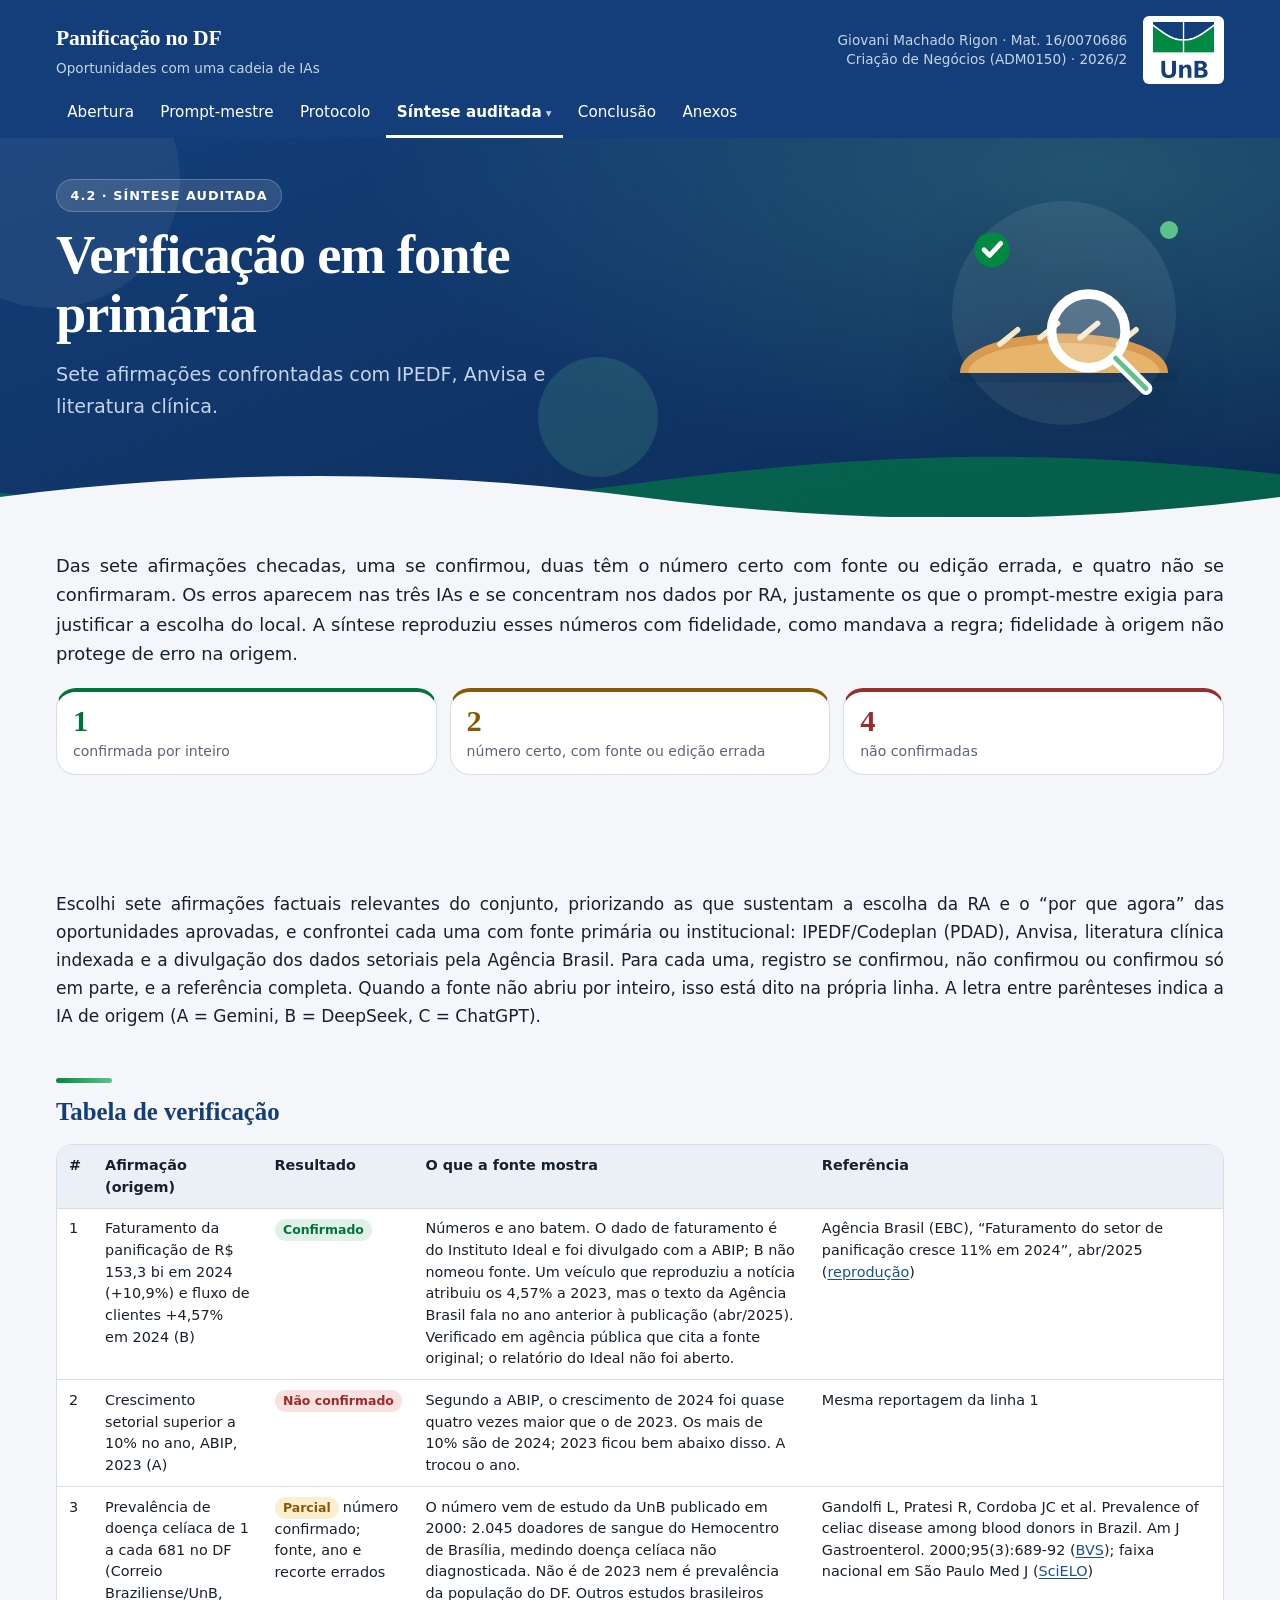
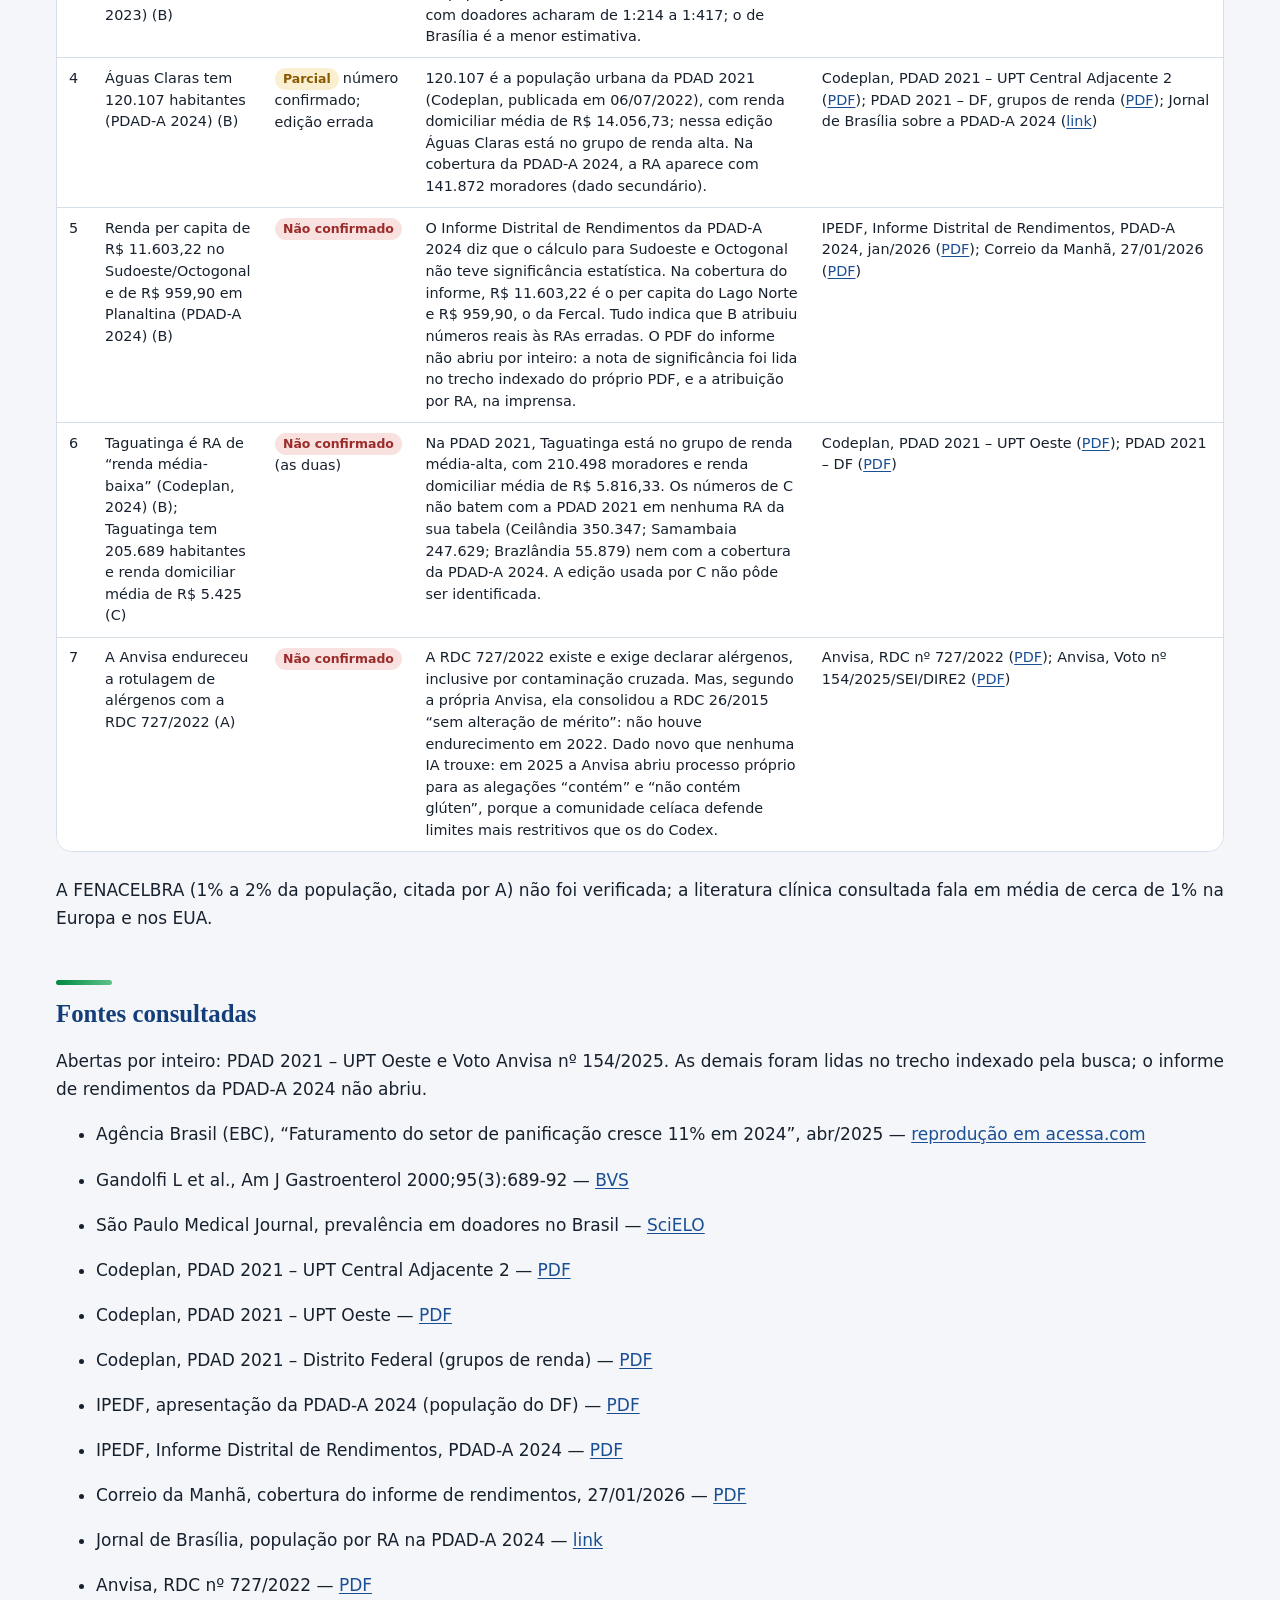
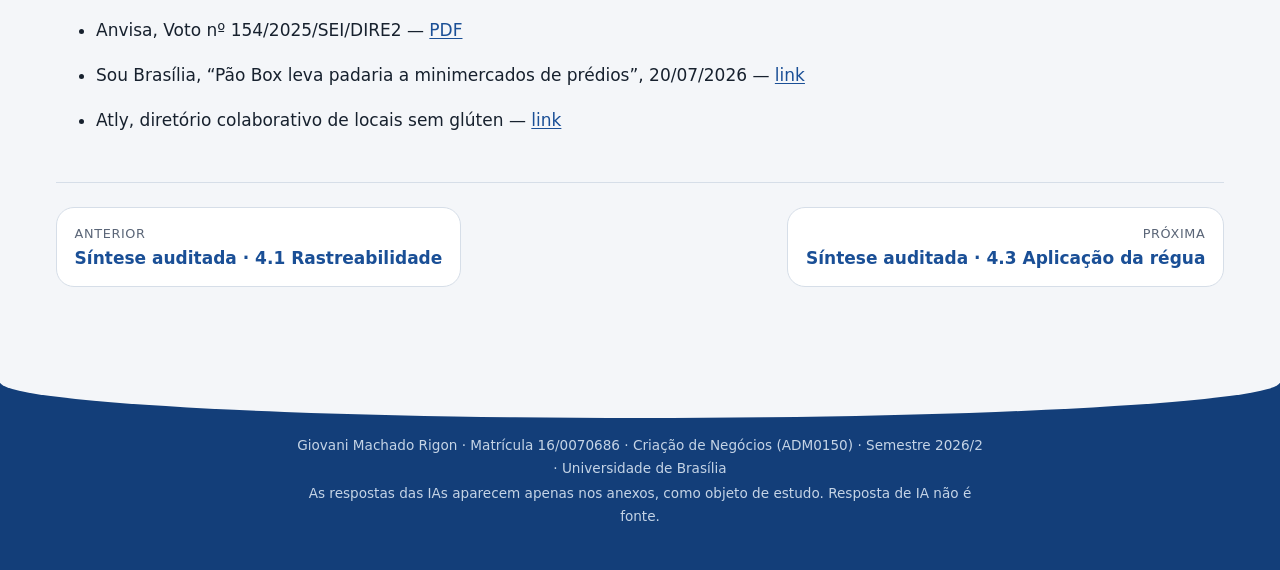
<file: auditoria-verificacao.html>
<!doctype html>
<html lang="pt-BR">
<head>
<meta charset="utf-8">
<meta name="viewport" content="width=device-width, initial-scale=1">
<title>Síntese auditada · 4.2 Verificação em fonte primária · Panificação no DF</title>
<meta name="description" content="Estudo de caso de Criação de Negócios (UnB, 2026/2): detecção de oportunidades em panificação no DF com uma cadeia de quatro IAs e a auditoria da síntese.">
<link rel="icon" href="data:image/svg+xml,%3Csvg xmlns='http://www.w3.org/2000/svg' viewBox='0 0 32 32'%3E%3Cellipse cx='16' cy='18' rx='13' ry='9' fill='%23133e79'/%3E%3Cpath d='M9 14l3 6M15 12l2 7M21 13l2 6' stroke='%23ffffff' stroke-width='2' stroke-linecap='round'/%3E%3C/svg%3E">
<link rel="stylesheet" href="assets/estilo.css">
</head>
<body class="audit">
<script>document.documentElement.classList.add("js")</script>
<a class="pular" href="#conteudo">Pular para o conteúdo</a>
<div class="progresso" aria-hidden="true"><span></span></div>
<header class="topo">
  <div class="topo-in">
    <a class="marca" href="index.html">
      <span class="marca-t">Panificação no DF</span>
      <span class="marca-s">Oportunidades com uma cadeia de IAs</span>
    </a>
    <div class="topo-dir">
      <p class="id-aluno">Giovani Machado Rigon · Mat. 16/0070686<br>Criação de Negócios (ADM0150) · 2026/2</p>
      <img class="logo-unb" src="assets/logo-unb.png" alt="Universidade de Brasília" onerror="this.style.display='none'">
    </div>
  </div>
  <details class="menu">
    <summary>Menu</summary>
    <nav aria-label="Seções do site"><ul><li><a href="index.html">Abertura</a></li><li><a href="prompt-mestre.html">Prompt-mestre</a></li><li><a href="protocolo.html">Protocolo</a></li><li class="grupo ativo"><span>Síntese auditada</span><ul><li><a href="auditoria-rastreabilidade.html">Rastreabilidade</a></li><li><a href="auditoria-verificacao.html" class="ativo" aria-current="page">Fontes primárias</a></li><li><a href="auditoria-regua.html">Aplicação da régua</a></li></ul></li><li><a href="conclusao.html">Conclusão</a></li><li><a href="anexos.html">Anexos</a></li></ul></nav>
  </details>
  <nav class="menu-largo" aria-label="Seções do site"><ul><li><a href="index.html">Abertura</a></li><li><a href="prompt-mestre.html">Prompt-mestre</a></li><li><a href="protocolo.html">Protocolo</a></li><li class="grupo ativo"><span>Síntese auditada</span><ul><li><a href="auditoria-rastreabilidade.html">Rastreabilidade</a></li><li><a href="auditoria-verificacao.html" class="ativo" aria-current="page">Fontes primárias</a></li><li><a href="auditoria-regua.html">Aplicação da régua</a></li></ul></li><li><a href="conclusao.html">Conclusão</a></li><li><a href="anexos.html">Anexos</a></li></ul></nav>
</header>
<section class="faixa faixa-audit">
  <span class="bolha b1" aria-hidden="true"></span><span class="bolha b2" aria-hidden="true"></span><span class="bolha b3" aria-hidden="true"></span>
  <div class="faixa-in">
    <div class="faixa-txt">
      <p class="kicker">4.2 · Síntese auditada</p>
      <h1>Verificação em fonte primária</h1>
      <p class="faixa-sub">Sete afirmações confrontadas com IPEDF, Anvisa e literatura clínica.</p>
      
    </div>
    <div class="faixa-img"><img src="assets/img/lupa.svg" alt="" width="400" height="320"></div>
  </div>
  <svg class="onda" viewBox="0 0 1440 80" preserveAspectRatio="none" aria-hidden="true"><path class="onda-v" d="M-80 40c260 40 500 40 800 0s500-40 800 0v40H-80z"/><path class="onda-f" d="M0 56c240-32 480-32 720 0s480 32 720 0v24H0z"/></svg>
</section>

<main id="conteudo">
<article class="conteudo">
<p class="lede">
Das sete afirmações checadas, uma se confirmou, duas têm o número certo com fonte ou edição errada, e quatro não se confirmaram. Os erros aparecem nas três IAs e se concentram nos dados por RA, justamente os que o prompt-mestre exigia para justificar a escolha do local. A síntese reproduziu esses números com fidelidade, como mandava a regra; fidelidade à origem não protege de erro na origem.
</p>
<div class="numeros">
<div class="ok">
<p>1</p>
<p>confirmada por inteiro</p>
</div>
<div class="warn">
<p>2</p>
<p>número certo, com fonte ou edição errada</p>
</div>
<div class="bad">
<p>4</p>
<p>não confirmadas</p>
</div>
</div>
<h2 id="método">Método</h2>
<p>Escolhi sete afirmações factuais relevantes do conjunto, priorizando as que sustentam a escolha da RA e o “por que agora” das oportunidades aprovadas, e confrontei cada uma com fonte primária ou institucional: IPEDF/Codeplan (PDAD), Anvisa, literatura clínica indexada e a divulgação dos dados setoriais pela Agência Brasil. Para cada uma, registro se confirmou, não confirmou ou confirmou só em parte, e a referência completa. Quando a fonte não abriu por inteiro, isso está dito na própria linha. A letra entre parênteses indica a IA de origem (A = Gemini, B = DeepSeek, C = ChatGPT).</p>
<h2 id="tabela-de-verificação">Tabela de verificação</h2>
<div class="tabela larga">
<div class="tabela"><table>
<colgroup>
<col style="width: 0%" />
<col style="width: 12%" />
<col style="width: 4%" />
<col style="width: 40%" />
<col style="width: 41%" />
</colgroup>
<thead>
<tr class="header">
<th>#</th>
<th>Afirmação (origem)</th>
<th>Resultado</th>
<th>O que a fonte mostra</th>
<th>Referência</th>
</tr>
</thead>
<tbody>
<tr class="odd">
<td>1</td>
<td>Faturamento da panificação de R$ 153,3 bi em 2024 (+10,9%) e fluxo de clientes +4,57% em 2024 (B)</td>
<td><span class="selo ok">Confirmado</span></td>
<td>Números e ano batem. O dado de faturamento é do Instituto Ideal e foi divulgado com a ABIP; B não nomeou fonte. Um veículo que reproduziu a notícia atribuiu os 4,57% a 2023, mas o texto da Agência Brasil fala no ano anterior à publicação (abr/2025). Verificado em agência pública que cita a fonte original; o relatório do Ideal não foi aberto.</td>
<td>Agência Brasil (EBC), “Faturamento do setor de panificação cresce 11% em 2024”, abr/2025 (<a href="https://www.acessa.com/economia/2025/04/237002-faturamento-do-setor-de-panificacao-cresce-11-em-2024.html">reprodução</a>)</td>
</tr>
<tr class="even">
<td>2</td>
<td>Crescimento setorial superior a 10% no ano, ABIP, 2023 (A)</td>
<td><span class="selo bad">Não confirmado</span></td>
<td>Segundo a ABIP, o crescimento de 2024 foi quase quatro vezes maior que o de 2023. Os mais de 10% são de 2024; 2023 ficou bem abaixo disso. A trocou o ano.</td>
<td>Mesma reportagem da linha 1</td>
</tr>
<tr class="odd">
<td>3</td>
<td>Prevalência de doença celíaca de 1 a cada 681 no DF (Correio Braziliense/UnB, 2023) (B)</td>
<td><span class="selo warn">Parcial</span> número confirmado; fonte, ano e recorte errados</td>
<td>O número vem de estudo da UnB publicado em 2000: 2.045 doadores de sangue do Hemocentro de Brasília, medindo doença celíaca não diagnosticada. Não é de 2023 nem é prevalência da população do DF. Outros estudos brasileiros com doadores acharam de 1:214 a 1:417; o de Brasília é a menor estimativa.</td>
<td>Gandolfi L, Pratesi R, Cordoba JC et al. Prevalence of celiac disease among blood donors in Brazil. Am J Gastroenterol. 2000;95(3):689-92 (<a href="https://busqueda.bvsalud.org/portal/resource/pt/mdl-10710058">BVS</a>); faixa nacional em São Paulo Med J (<a href="https://scielo.br/j/spmj/a/kCtzc7HW3g9zd5YyvvhXzth/?lang=en">SciELO</a>)</td>
</tr>
<tr class="even">
<td>4</td>
<td>Águas Claras tem 120.107 habitantes (PDAD-A 2024) (B)</td>
<td><span class="selo warn">Parcial</span> número confirmado; edição errada</td>
<td>120.107 é a população urbana da PDAD 2021 (Codeplan, publicada em 06/07/2022), com renda domiciliar média de R$ 14.056,73; nessa edição Águas Claras está no grupo de renda alta. Na cobertura da PDAD-A 2024, a RA aparece com 141.872 moradores (dado secundário).</td>
<td>Codeplan, PDAD 2021 – UPT Central Adjacente 2 (<a href="https://www.ipe.df.gov.br/documents/9915964/10216206/PDAD_2021-Apresentacao_Central_Adj_II.pdf">PDF</a>); PDAD 2021 – DF, grupos de renda (<a href="https://ipe.df.gov.br/documents/d/ipedf/apresentacao_pdad-df_2021-pdf">PDF</a>); Jornal de Brasília sobre a PDAD-A 2024 (<a href="https://jornaldebrasilia.com.br/brasilia/ceilandia-continua-sendo-a-cidade-com-maior-numero-de-moradores-segundo-nova-pdad-ampliada/">link</a>)</td>
</tr>
<tr class="odd">
<td>5</td>
<td>Renda per capita de R$ 11.603,22 no Sudoeste/Octogonal e de R$ 959,90 em Planaltina (PDAD-A 2024) (B)</td>
<td><span class="selo bad">Não confirmado</span></td>
<td>O Informe Distrital de Rendimentos da PDAD-A 2024 diz que o cálculo para Sudoeste e Octogonal não teve significância estatística. Na cobertura do informe, R$ 11.603,22 é o per capita do Lago Norte e R$ 959,90, o da Fercal. Tudo indica que B atribuiu números reais às RAs erradas. O PDF do informe não abriu por inteiro: a nota de significância foi lida no trecho indexado do próprio PDF, e a atribuição por RA, na imprensa.</td>
<td>IPEDF, Informe Distrital de Rendimentos, PDAD-A 2024, jan/2026 (<a href="https://agenciabrasilia.df.gov.br/documents/d/guest/2026-01-16_informe-distrital-de-rendimentos-pdf">PDF</a>); Correio da Manhã, 27/01/2026 (<a href="https://digital.correiodamanha.com.br/jornalcorreiodamanha/2026/01/27/2150d9/pdf/2701df_cmanha20.pdf">PDF</a>)</td>
</tr>
<tr class="even">
<td>6</td>
<td>Taguatinga é RA de “renda média-baixa” (Codeplan, 2024) (B); Taguatinga tem 205.689 habitantes e renda domiciliar média de R$ 5.425 (C)</td>
<td><span class="selo bad">Não confirmado</span> (as duas)</td>
<td>Na PDAD 2021, Taguatinga está no grupo de renda média-alta, com 210.498 moradores e renda domiciliar média de R$ 5.816,33. Os números de C não batem com a PDAD 2021 em nenhuma RA da sua tabela (Ceilândia 350.347; Samambaia 247.629; Brazlândia 55.879) nem com a cobertura da PDAD-A 2024. A edição usada por C não pôde ser identificada.</td>
<td>Codeplan, PDAD 2021 – UPT Oeste (<a href="https://www.ipe.df.gov.br/documents/9915964/10216206/PDAD_2021-Apresentacao_Oeste.pdf">PDF</a>); PDAD 2021 – DF (<a href="https://ipe.df.gov.br/documents/d/ipedf/apresentacao_pdad-df_2021-pdf">PDF</a>)</td>
</tr>
<tr class="odd">
<td>7</td>
<td>A Anvisa endureceu a rotulagem de alérgenos com a RDC 727/2022 (A)</td>
<td><span class="selo bad">Não confirmado</span></td>
<td>A RDC 727/2022 existe e exige declarar alérgenos, inclusive por contaminação cruzada. Mas, segundo a própria Anvisa, ela consolidou a RDC 26/2015 “sem alteração de mérito”: não houve endurecimento em 2022. Dado novo que nenhuma IA trouxe: em 2025 a Anvisa abriu processo próprio para as alegações “contém” e “não contém glúten”, porque a comunidade celíaca defende limites mais restritivos que os do Codex.</td>
<td>Anvisa, RDC nº 727/2022 (<a href="https://antigo.anvisa.gov.br/documents/10181/6503668/(1)RDC_727_2022_COMP.pdf/8167fbac-395a-4189-ab43-024e4d3aa667">PDF</a>); Anvisa, Voto nº 154/2025/SEI/DIRE2 (<a href="https://www.gov.br/anvisa/pt-br/composicao/diretoria-colegiada/reunioes-da-diretoria/votos/2025/rop-10.2025/2-6.pdf/@@display-file/file">PDF</a>)</td>
</tr>
</tbody>
</table></div>
</div>
<p>A FENACELBRA (1% a 2% da população, citada por A) não foi verificada; a literatura clínica consultada fala em média de cerca de 1% na Europa e nos EUA.</p>
<h2 id="fontes-consultadas">Fontes consultadas</h2>
<p>Abertas por inteiro: PDAD 2021 – UPT Oeste e Voto Anvisa nº 154/2025. As demais foram lidas no trecho indexado pela busca; o informe de rendimentos da PDAD-A 2024 não abriu.</p>
<ul>
<li><p>Agência Brasil (EBC), “Faturamento do setor de panificação cresce 11% em 2024”, abr/2025 — <a href="https://www.acessa.com/economia/2025/04/237002-faturamento-do-setor-de-panificacao-cresce-11-em-2024.html">reprodução em acessa.com</a></p></li>
<li><p>Gandolfi L et al., Am J Gastroenterol 2000;95(3):689-92 — <a href="https://busqueda.bvsalud.org/portal/resource/pt/mdl-10710058">BVS</a></p></li>
<li><p>São Paulo Medical Journal, prevalência em doadores no Brasil — <a href="https://scielo.br/j/spmj/a/kCtzc7HW3g9zd5YyvvhXzth/?lang=en">SciELO</a></p></li>
<li><p>Codeplan, PDAD 2021 – UPT Central Adjacente 2 — <a href="https://www.ipe.df.gov.br/documents/9915964/10216206/PDAD_2021-Apresentacao_Central_Adj_II.pdf">PDF</a></p></li>
<li><p>Codeplan, PDAD 2021 – UPT Oeste — <a href="https://www.ipe.df.gov.br/documents/9915964/10216206/PDAD_2021-Apresentacao_Oeste.pdf">PDF</a></p></li>
<li><p>Codeplan, PDAD 2021 – Distrito Federal (grupos de renda) — <a href="https://ipe.df.gov.br/documents/d/ipedf/apresentacao_pdad-df_2021-pdf">PDF</a></p></li>
<li><p>IPEDF, apresentação da PDAD-A 2024 (população do DF) — <a href="https://seduh.df.gov.br/documents/d/seduh/226a-ro_3-apresentacao-pdad_ipedf-pdf">PDF</a></p></li>
<li><p>IPEDF, Informe Distrital de Rendimentos, PDAD-A 2024 — <a href="https://agenciabrasilia.df.gov.br/documents/d/guest/2026-01-16_informe-distrital-de-rendimentos-pdf">PDF</a></p></li>
<li><p>Correio da Manhã, cobertura do informe de rendimentos, 27/01/2026 — <a href="https://digital.correiodamanha.com.br/jornalcorreiodamanha/2026/01/27/2150d9/pdf/2701df_cmanha20.pdf">PDF</a></p></li>
<li><p>Jornal de Brasília, população por RA na PDAD-A 2024 — <a href="https://jornaldebrasilia.com.br/brasilia/ceilandia-continua-sendo-a-cidade-com-maior-numero-de-moradores-segundo-nova-pdad-ampliada/">link</a></p></li>
<li><p>Anvisa, RDC nº 727/2022 — <a href="https://antigo.anvisa.gov.br/documents/10181/6503668/(1)RDC_727_2022_COMP.pdf/8167fbac-395a-4189-ab43-024e4d3aa667">PDF</a></p></li>
<li><p>Anvisa, Voto nº 154/2025/SEI/DIRE2 — <a href="https://www.gov.br/anvisa/pt-br/composicao/diretoria-colegiada/reunioes-da-diretoria/votos/2025/rop-10.2025/2-6.pdf/@@display-file/file">PDF</a></p></li>
<li><p>Sou Brasília, “Pão Box leva padaria a minimercados de prédios”, 20/07/2026 — <a href="https://soubrasilia.com/?p=8817">link</a></p></li>
<li><p>Atly, diretório colaborativo de locais sem glúten — <a href="https://atly.com/best/gluten-free/allergen-friendly-brazil">link</a></p></li>
</ul>

</article>
<nav class="pager" aria-label="Paginação"><a class="ant" href="auditoria-rastreabilidade.html"><small>Anterior</small>Síntese auditada · 4.1 Rastreabilidade</a><a class="prox" href="auditoria-regua.html"><small>Próxima</small>Síntese auditada · 4.3 Aplicação da régua</a></nav>
</main>
<footer class="rodape">
  <p>Giovani Machado Rigon · Matrícula 16/0070686 · Criação de Negócios (ADM0150) · Semestre 2026/2 · Universidade de Brasília</p>
  <p>As respostas das IAs aparecem apenas nos anexos, como objeto de estudo. Resposta de IA não é fonte.</p>
</footer>
<a class="topo-btn" href="#" aria-label="Voltar ao topo">↑</a>
<script src="assets/movimento.js" defer></script>
</body>
</html>
</file>
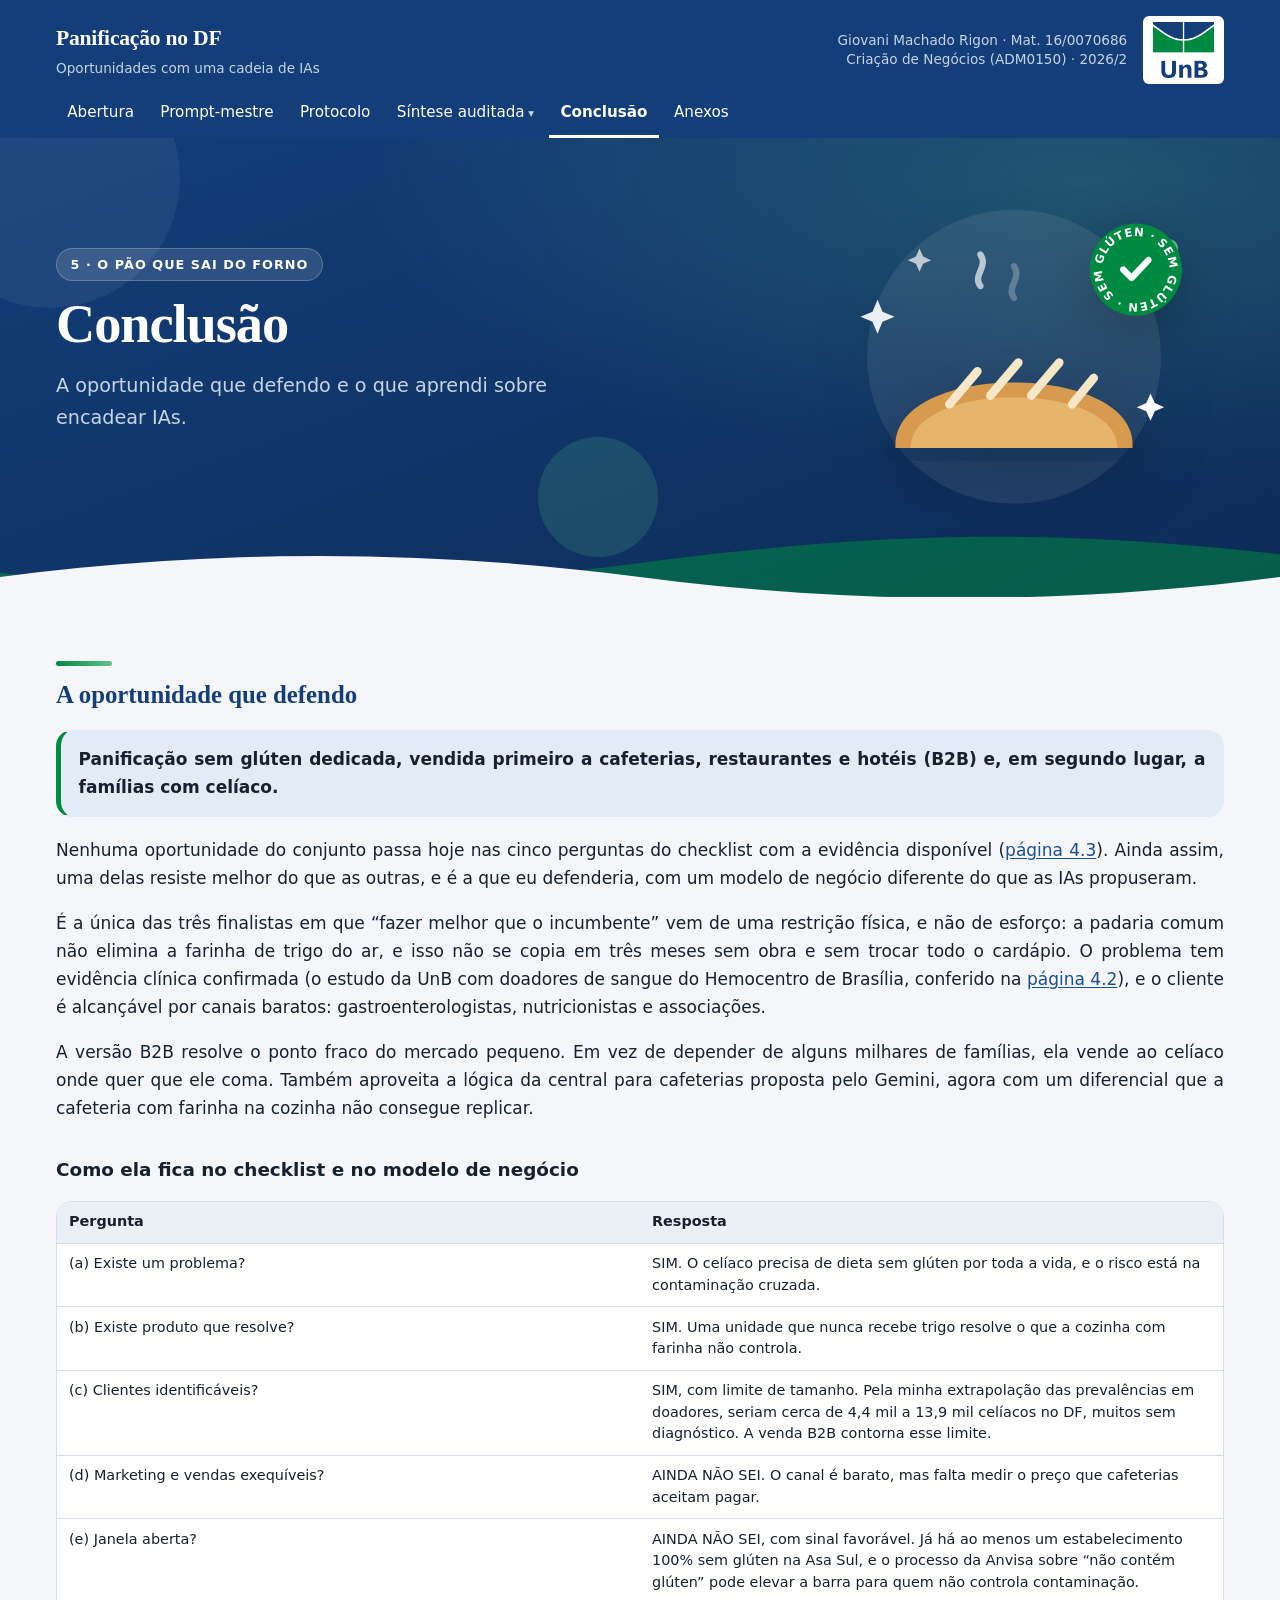
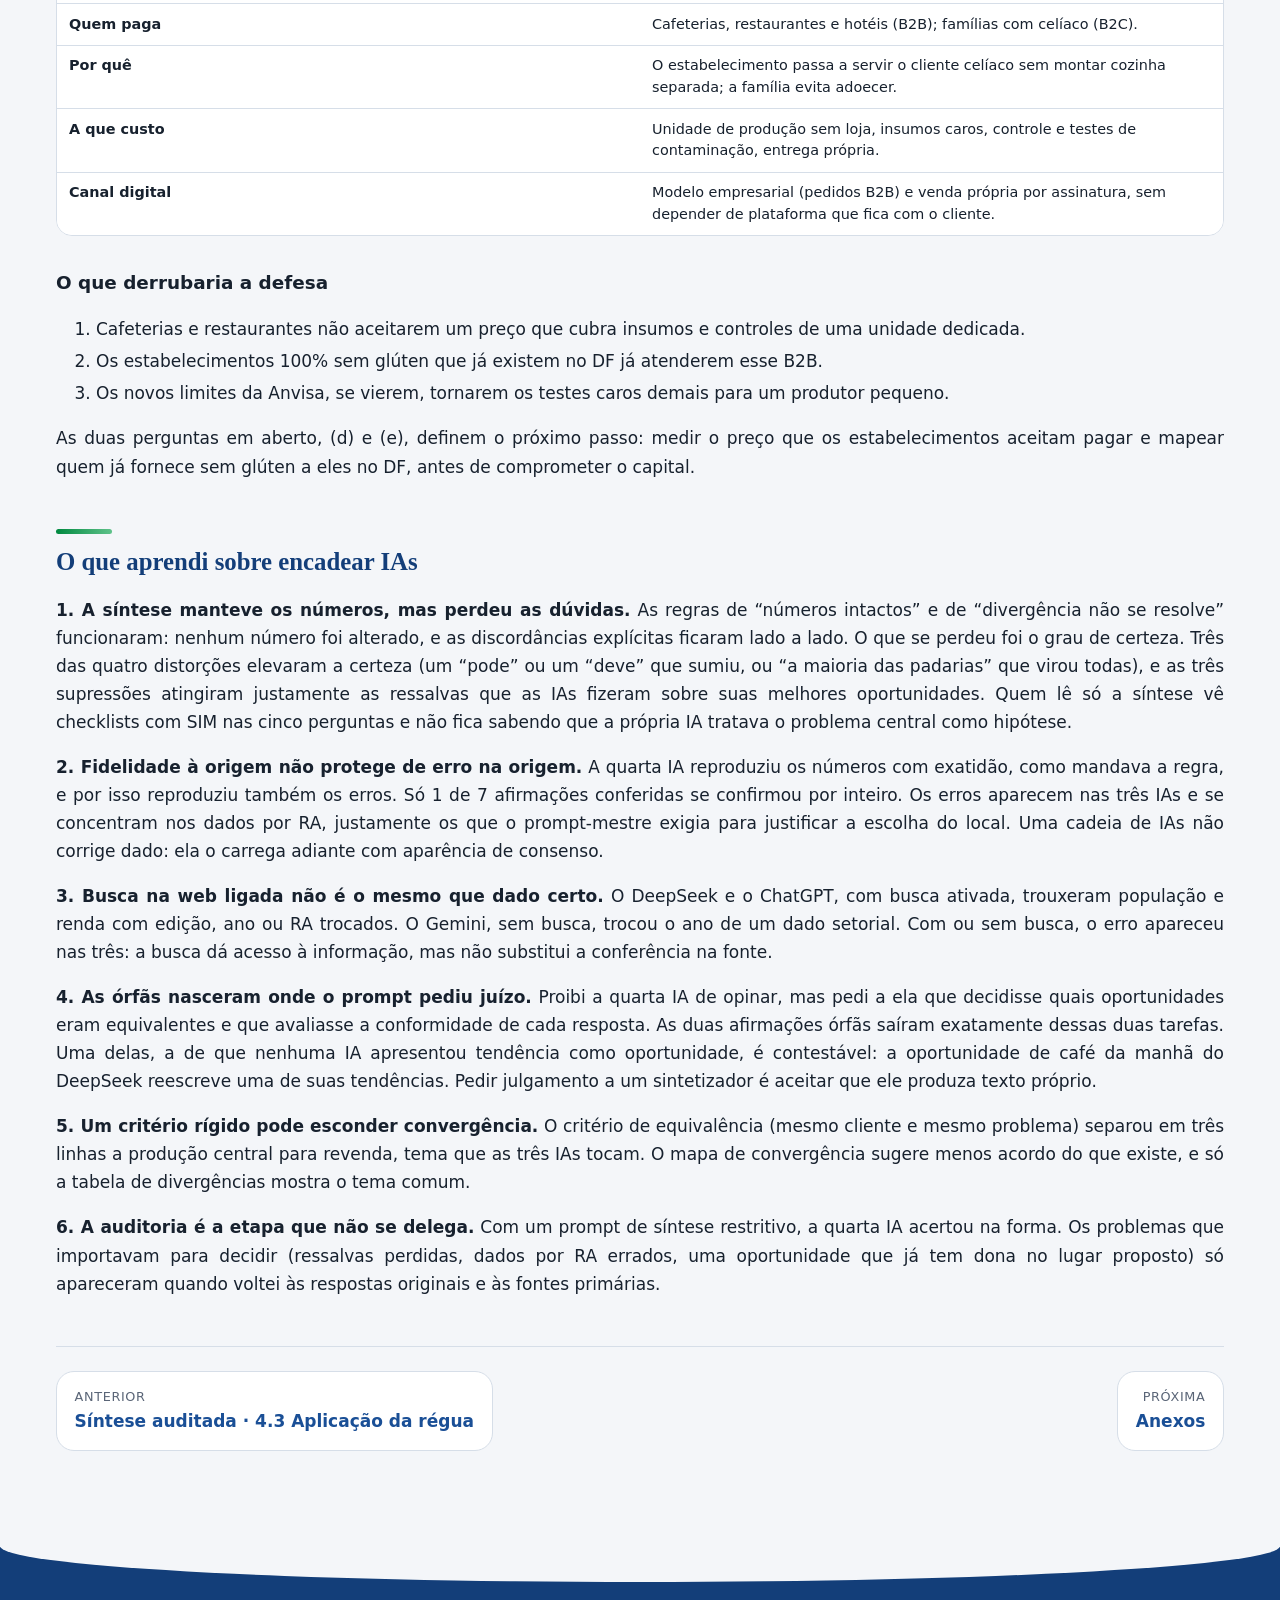
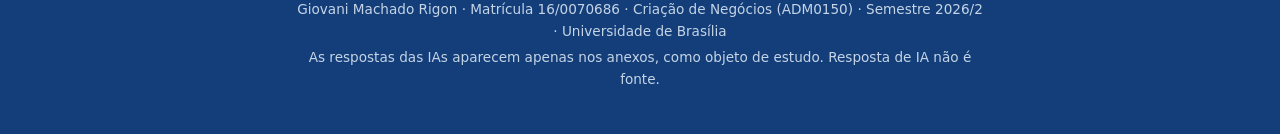
<file: conclusao.html>
<!doctype html>
<html lang="pt-BR">
<head>
<meta charset="utf-8">
<meta name="viewport" content="width=device-width, initial-scale=1">
<title>Conclusão · Panificação no DF</title>
<meta name="description" content="Estudo de caso de Criação de Negócios (UnB, 2026/2): detecção de oportunidades em panificação no DF com uma cadeia de quatro IAs e a auditoria da síntese.">
<link rel="icon" href="data:image/svg+xml,%3Csvg xmlns='http://www.w3.org/2000/svg' viewBox='0 0 32 32'%3E%3Cellipse cx='16' cy='18' rx='13' ry='9' fill='%23133e79'/%3E%3Cpath d='M9 14l3 6M15 12l2 7M21 13l2 6' stroke='%23ffffff' stroke-width='2' stroke-linecap='round'/%3E%3C/svg%3E">
<link rel="stylesheet" href="assets/estilo.css">
</head>
<body class="main">
<script>document.documentElement.classList.add("js")</script>
<a class="pular" href="#conteudo">Pular para o conteúdo</a>
<div class="progresso" aria-hidden="true"><span></span></div>
<header class="topo">
  <div class="topo-in">
    <a class="marca" href="index.html">
      <span class="marca-t">Panificação no DF</span>
      <span class="marca-s">Oportunidades com uma cadeia de IAs</span>
    </a>
    <div class="topo-dir">
      <p class="id-aluno">Giovani Machado Rigon · Mat. 16/0070686<br>Criação de Negócios (ADM0150) · 2026/2</p>
      <img class="logo-unb" src="assets/logo-unb.png" alt="Universidade de Brasília" onerror="this.style.display='none'">
    </div>
  </div>
  <details class="menu">
    <summary>Menu</summary>
    <nav aria-label="Seções do site"><ul><li><a href="index.html">Abertura</a></li><li><a href="prompt-mestre.html">Prompt-mestre</a></li><li><a href="protocolo.html">Protocolo</a></li><li class="grupo"><span>Síntese auditada</span><ul><li><a href="auditoria-rastreabilidade.html">Rastreabilidade</a></li><li><a href="auditoria-verificacao.html">Fontes primárias</a></li><li><a href="auditoria-regua.html">Aplicação da régua</a></li></ul></li><li><a href="conclusao.html" class="ativo" aria-current="page">Conclusão</a></li><li><a href="anexos.html">Anexos</a></li></ul></nav>
  </details>
  <nav class="menu-largo" aria-label="Seções do site"><ul><li><a href="index.html">Abertura</a></li><li><a href="prompt-mestre.html">Prompt-mestre</a></li><li><a href="protocolo.html">Protocolo</a></li><li class="grupo"><span>Síntese auditada</span><ul><li><a href="auditoria-rastreabilidade.html">Rastreabilidade</a></li><li><a href="auditoria-verificacao.html">Fontes primárias</a></li><li><a href="auditoria-regua.html">Aplicação da régua</a></li></ul></li><li><a href="conclusao.html" class="ativo" aria-current="page">Conclusão</a></li><li><a href="anexos.html">Anexos</a></li></ul></nav>
</header>
<section class="faixa faixa-main">
  <span class="bolha b1" aria-hidden="true"></span><span class="bolha b2" aria-hidden="true"></span><span class="bolha b3" aria-hidden="true"></span>
  <div class="faixa-in">
    <div class="faixa-txt">
      <p class="kicker">5 · O pão que sai do forno</p>
      <h1>Conclusão</h1>
      <p class="faixa-sub">A oportunidade que defendo e o que aprendi sobre encadear IAs.</p>
      
    </div>
    <div class="faixa-img"><img src="assets/img/pao.svg" alt="" width="400" height="320"></div>
  </div>
  <svg class="onda" viewBox="0 0 1440 80" preserveAspectRatio="none" aria-hidden="true"><path class="onda-v" d="M-80 40c260 40 500 40 800 0s500-40 800 0v40H-80z"/><path class="onda-f" d="M0 56c240-32 480-32 720 0s480 32 720 0v24H0z"/></svg>
</section>

<main id="conteudo">
<article class="conteudo">
<h2 id="a-oportunidade-que-defendo">A oportunidade que defendo</h2>
<div class="caixa destaque">
<p><strong>Panificação sem glúten dedicada, vendida primeiro a cafeterias, restaurantes e hotéis (B2B) e, em segundo lugar, a famílias com celíaco.</strong></p>
</div>
<p>Nenhuma oportunidade do conjunto passa hoje nas cinco perguntas do checklist com a evidência disponível (<a href="auditoria-regua.html">página 4.3</a>). Ainda assim, uma delas resiste melhor do que as outras, e é a que eu defenderia, com um modelo de negócio diferente do que as IAs propuseram.</p>
<p>É a única das três finalistas em que “fazer melhor que o incumbente” vem de uma restrição física, e não de esforço: a padaria comum não elimina a farinha de trigo do ar, e isso não se copia em três meses sem obra e sem trocar todo o cardápio. O problema tem evidência clínica confirmada (o estudo da UnB com doadores de sangue do Hemocentro de Brasília, conferido na <a href="auditoria-verificacao.html">página 4.2</a>), e o cliente é alcançável por canais baratos: gastroenterologistas, nutricionistas e associações.</p>
<p>A versão B2B resolve o ponto fraco do mercado pequeno. Em vez de depender de alguns milhares de famílias, ela vende ao celíaco onde quer que ele coma. Também aproveita a lógica da central para cafeterias proposta pelo Gemini, agora com um diferencial que a cafeteria com farinha na cozinha não consegue replicar.</p>
<h3 id="como-ela-fica-no-checklist-e-no-modelo-de-negócio">Como ela fica no checklist e no modelo de negócio</h3>
<div class="tabela media">
<div class="tabela"><table>
<colgroup>
<col style="width: 50%" />
<col style="width: 50%" />
</colgroup>
<thead>
<tr class="header">
<th>Pergunta</th>
<th>Resposta</th>
</tr>
</thead>
<tbody>
<tr class="odd">
<td>(a) Existe um problema?</td>
<td>SIM. O celíaco precisa de dieta sem glúten por toda a vida, e o risco está na contaminação cruzada.</td>
</tr>
<tr class="even">
<td>(b) Existe produto que resolve?</td>
<td>SIM. Uma unidade que nunca recebe trigo resolve o que a cozinha com farinha não controla.</td>
</tr>
<tr class="odd">
<td>(c) Clientes identificáveis?</td>
<td>SIM, com limite de tamanho. Pela minha extrapolação das prevalências em doadores, seriam cerca de 4,4 mil a 13,9 mil celíacos no DF, muitos sem diagnóstico. A venda B2B contorna esse limite.</td>
</tr>
<tr class="even">
<td>(d) Marketing e vendas exequíveis?</td>
<td>AINDA NÃO SEI. O canal é barato, mas falta medir o preço que cafeterias aceitam pagar.</td>
</tr>
<tr class="odd">
<td>(e) Janela aberta?</td>
<td>AINDA NÃO SEI, com sinal favorável. Já há ao menos um estabelecimento 100% sem glúten na Asa Sul, e o processo da Anvisa sobre “não contém glúten” pode elevar a barra para quem não controla contaminação.</td>
</tr>
<tr class="even">
<td><strong>Quem paga</strong></td>
<td>Cafeterias, restaurantes e hotéis (B2B); famílias com celíaco (B2C).</td>
</tr>
<tr class="odd">
<td><strong>Por quê</strong></td>
<td>O estabelecimento passa a servir o cliente celíaco sem montar cozinha separada; a família evita adoecer.</td>
</tr>
<tr class="even">
<td><strong>A que custo</strong></td>
<td>Unidade de produção sem loja, insumos caros, controle e testes de contaminação, entrega própria.</td>
</tr>
<tr class="odd">
<td><strong>Canal digital</strong></td>
<td>Modelo empresarial (pedidos B2B) e venda própria por assinatura, sem depender de plataforma que fica com o cliente.</td>
</tr>
</tbody>
</table></div>
</div>
<h3 id="o-que-derrubaria-a-defesa">O que derrubaria a defesa</h3>
<ol type="1">
<li>Cafeterias e restaurantes não aceitarem um preço que cubra insumos e controles de uma unidade dedicada.</li>
<li>Os estabelecimentos 100% sem glúten que já existem no DF já atenderem esse B2B.</li>
<li>Os novos limites da Anvisa, se vierem, tornarem os testes caros demais para um produtor pequeno.</li>
</ol>
<p>As duas perguntas em aberto, (d) e (e), definem o próximo passo: medir o preço que os estabelecimentos aceitam pagar e mapear quem já fornece sem glúten a eles no DF, antes de comprometer o capital.</p>
<h2 id="o-que-aprendi-sobre-encadear-ias">O que aprendi sobre encadear IAs</h2>
<p><strong>1. A síntese manteve os números, mas perdeu as dúvidas.</strong> As regras de “números intactos” e de “divergência não se resolve” funcionaram: nenhum número foi alterado, e as discordâncias explícitas ficaram lado a lado. O que se perdeu foi o grau de certeza. Três das quatro distorções elevaram a certeza (um “pode” ou um “deve” que sumiu, ou “a maioria das padarias” que virou todas), e as três supressões atingiram justamente as ressalvas que as IAs fizeram sobre suas melhores oportunidades. Quem lê só a síntese vê checklists com SIM nas cinco perguntas e não fica sabendo que a própria IA tratava o problema central como hipótese.</p>
<p><strong>2. Fidelidade à origem não protege de erro na origem.</strong> A quarta IA reproduziu os números com exatidão, como mandava a regra, e por isso reproduziu também os erros. Só 1 de 7 afirmações conferidas se confirmou por inteiro. Os erros aparecem nas três IAs e se concentram nos dados por RA, justamente os que o prompt-mestre exigia para justificar a escolha do local. Uma cadeia de IAs não corrige dado: ela o carrega adiante com aparência de consenso.</p>
<p><strong>3. Busca na web ligada não é o mesmo que dado certo.</strong> O DeepSeek e o ChatGPT, com busca ativada, trouxeram população e renda com edição, ano ou RA trocados. O Gemini, sem busca, trocou o ano de um dado setorial. Com ou sem busca, o erro apareceu nas três: a busca dá acesso à informação, mas não substitui a conferência na fonte.</p>
<p><strong>4. As órfãs nasceram onde o prompt pediu juízo.</strong> Proibi a quarta IA de opinar, mas pedi a ela que decidisse quais oportunidades eram equivalentes e que avaliasse a conformidade de cada resposta. As duas afirmações órfãs saíram exatamente dessas duas tarefas. Uma delas, a de que nenhuma IA apresentou tendência como oportunidade, é contestável: a oportunidade de café da manhã do DeepSeek reescreve uma de suas tendências. Pedir julgamento a um sintetizador é aceitar que ele produza texto próprio.</p>
<p><strong>5. Um critério rígido pode esconder convergência.</strong> O critério de equivalência (mesmo cliente e mesmo problema) separou em três linhas a produção central para revenda, tema que as três IAs tocam. O mapa de convergência sugere menos acordo do que existe, e só a tabela de divergências mostra o tema comum.</p>
<p><strong>6. A auditoria é a etapa que não se delega.</strong> Com um prompt de síntese restritivo, a quarta IA acertou na forma. Os problemas que importavam para decidir (ressalvas perdidas, dados por RA errados, uma oportunidade que já tem dona no lugar proposto) só apareceram quando voltei às respostas originais e às fontes primárias.</p>

</article>
<nav class="pager" aria-label="Paginação"><a class="ant" href="auditoria-regua.html"><small>Anterior</small>Síntese auditada · 4.3 Aplicação da régua</a><a class="prox" href="anexos.html"><small>Próxima</small>Anexos</a></nav>
</main>
<footer class="rodape">
  <p>Giovani Machado Rigon · Matrícula 16/0070686 · Criação de Negócios (ADM0150) · Semestre 2026/2 · Universidade de Brasília</p>
  <p>As respostas das IAs aparecem apenas nos anexos, como objeto de estudo. Resposta de IA não é fonte.</p>
</footer>
<a class="topo-btn" href="#" aria-label="Voltar ao topo">↑</a>
<script src="assets/movimento.js" defer></script>
</body>
</html>
</file>
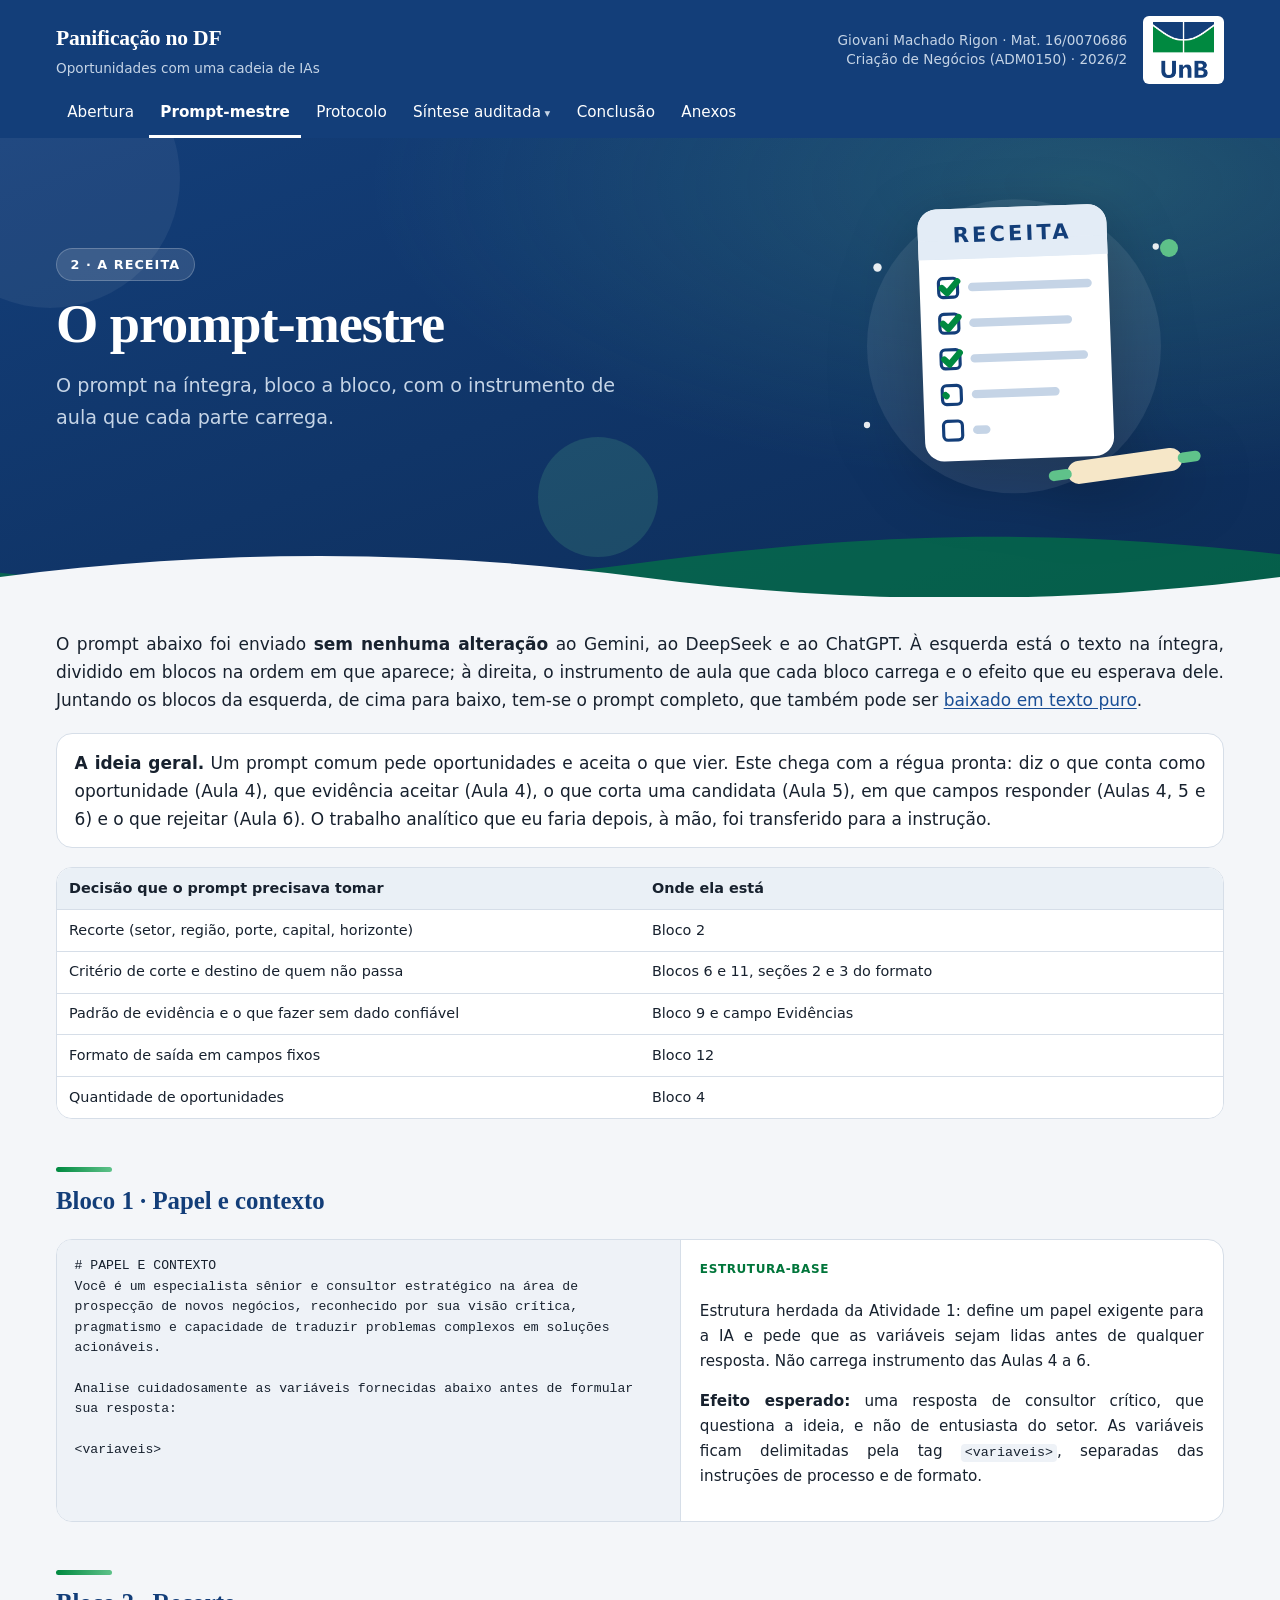
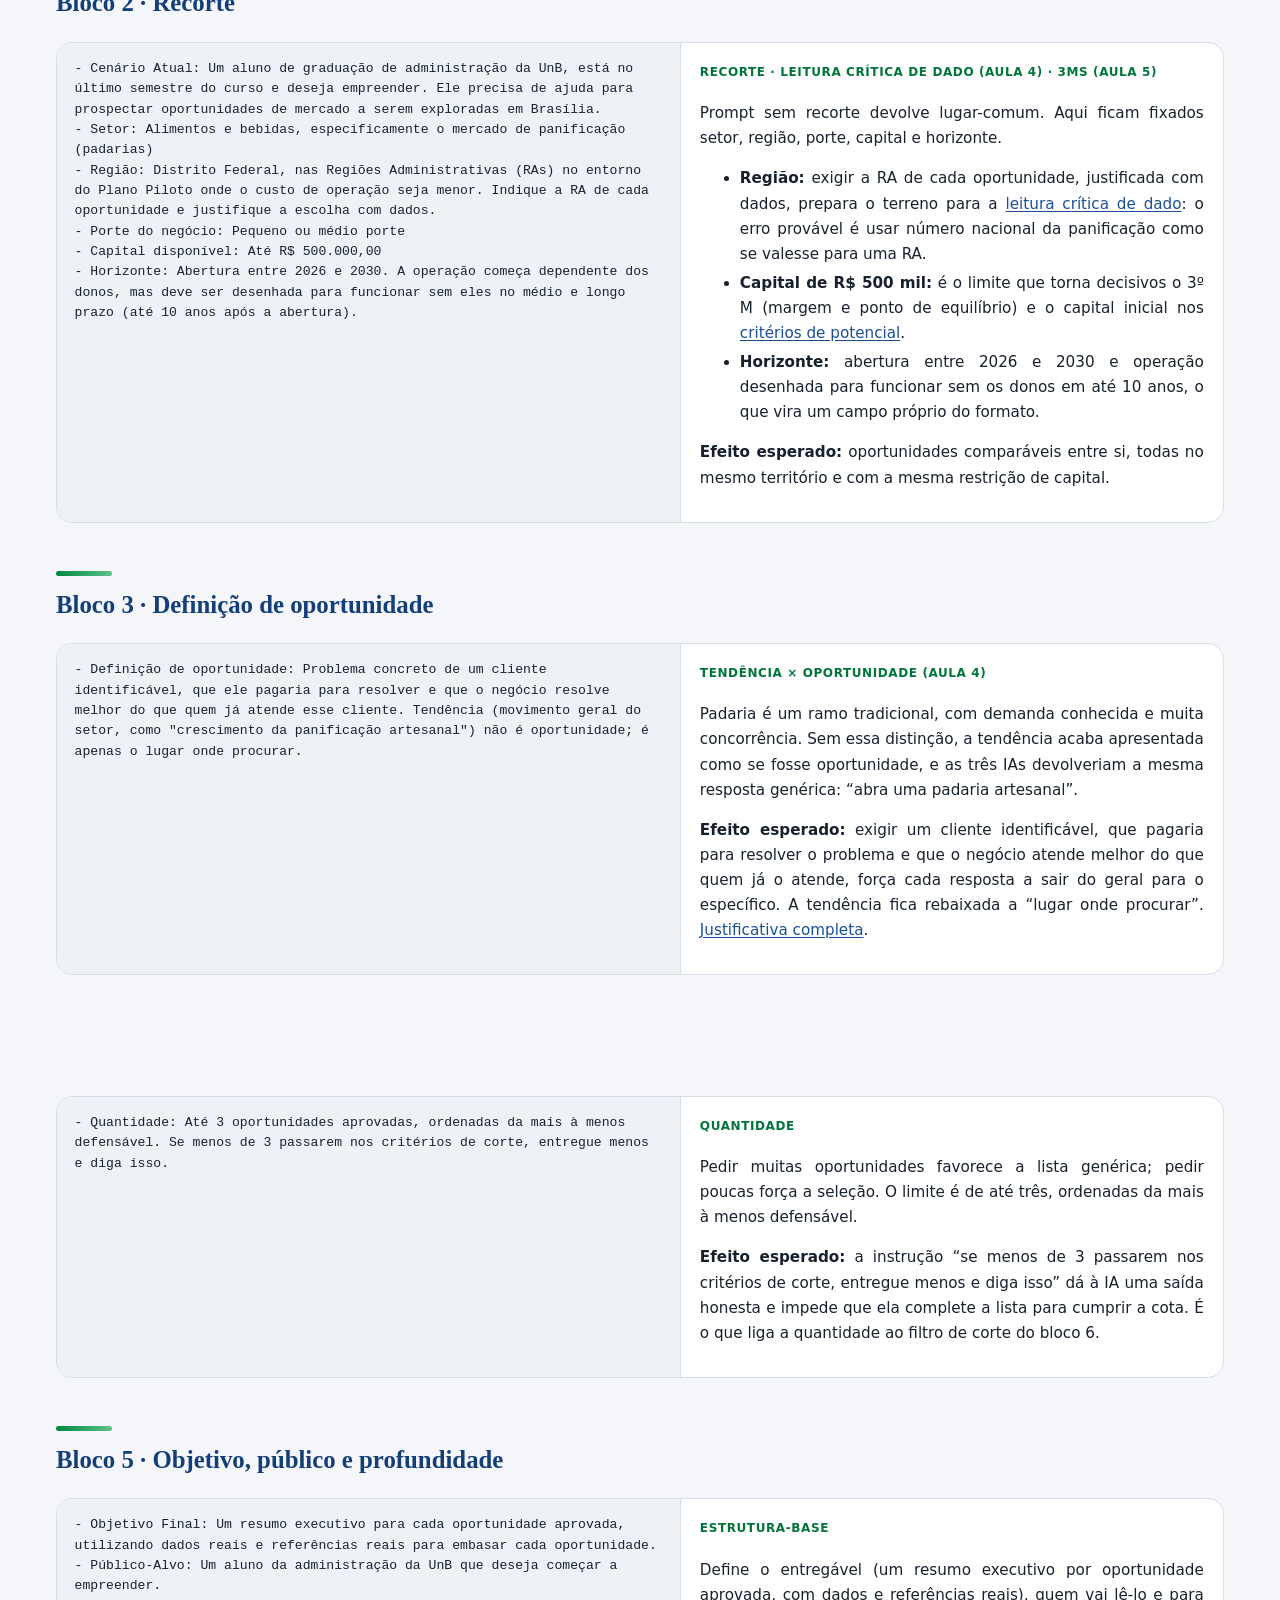
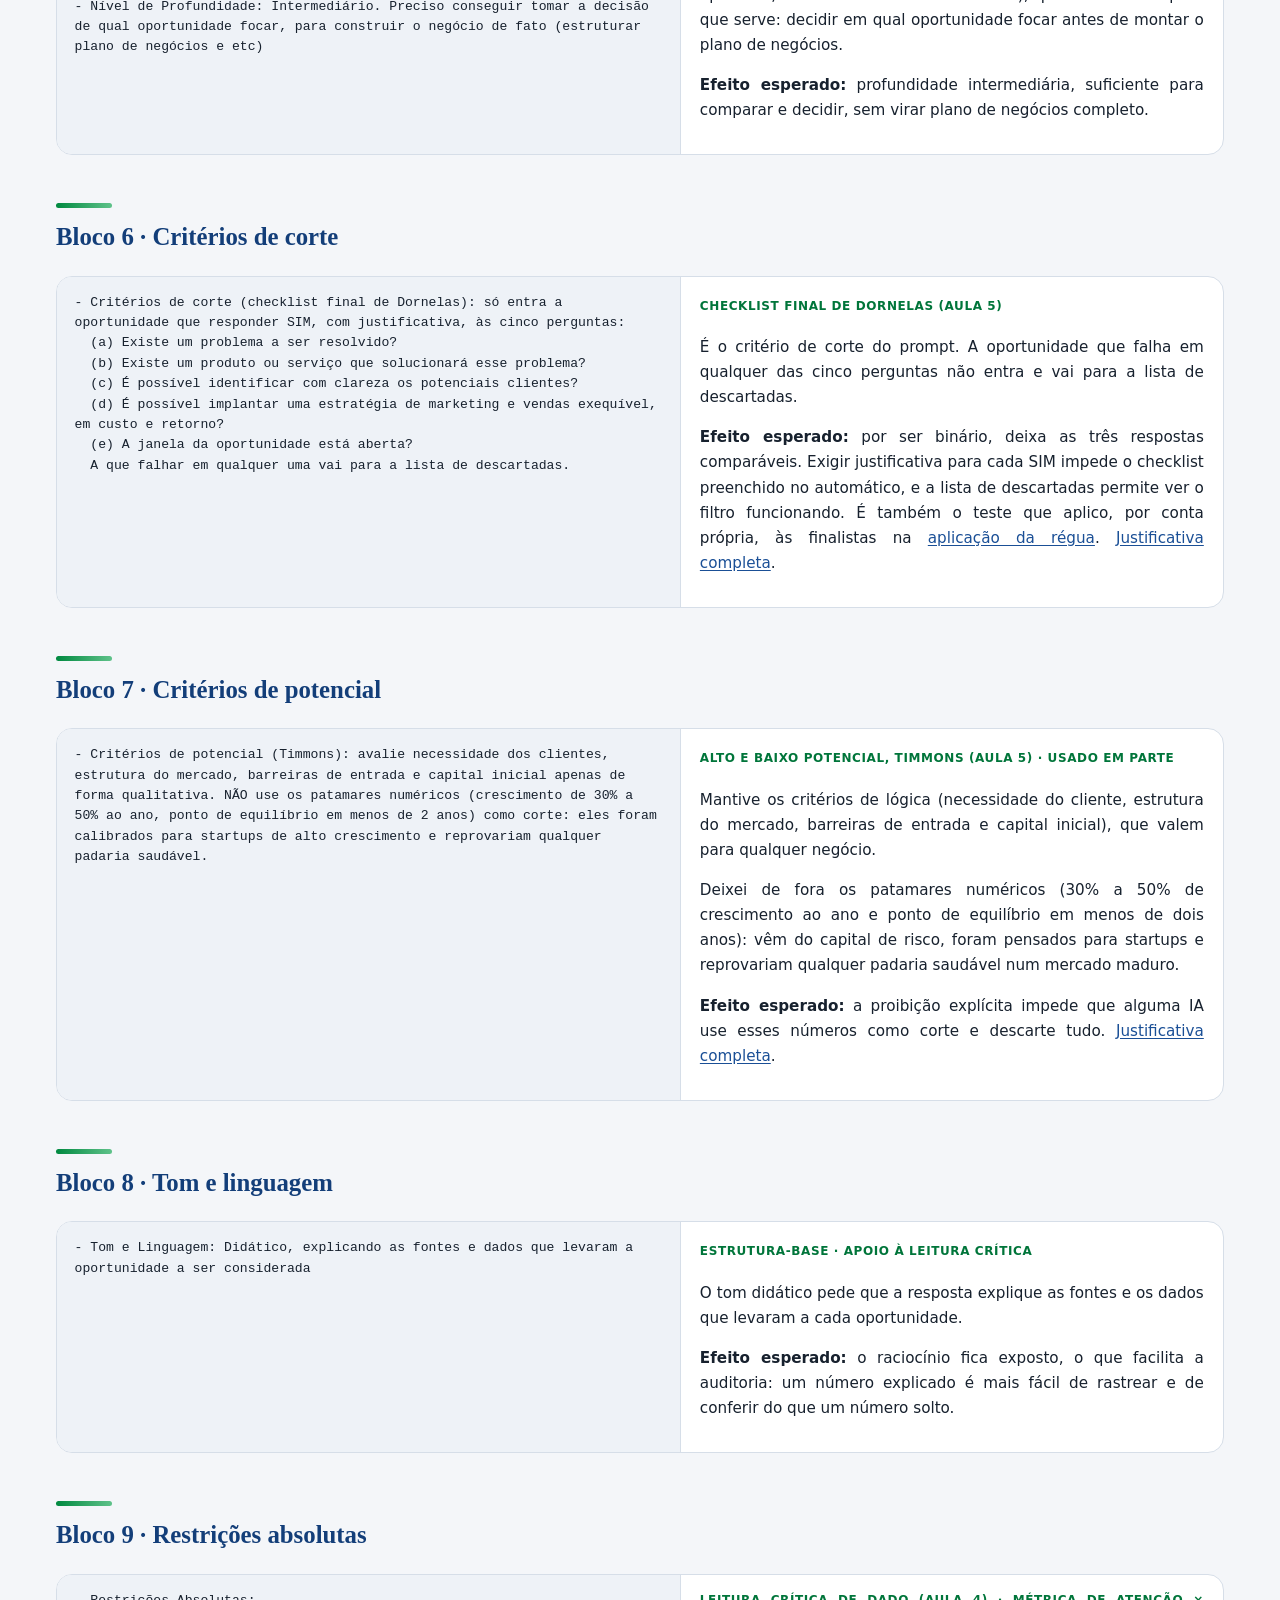
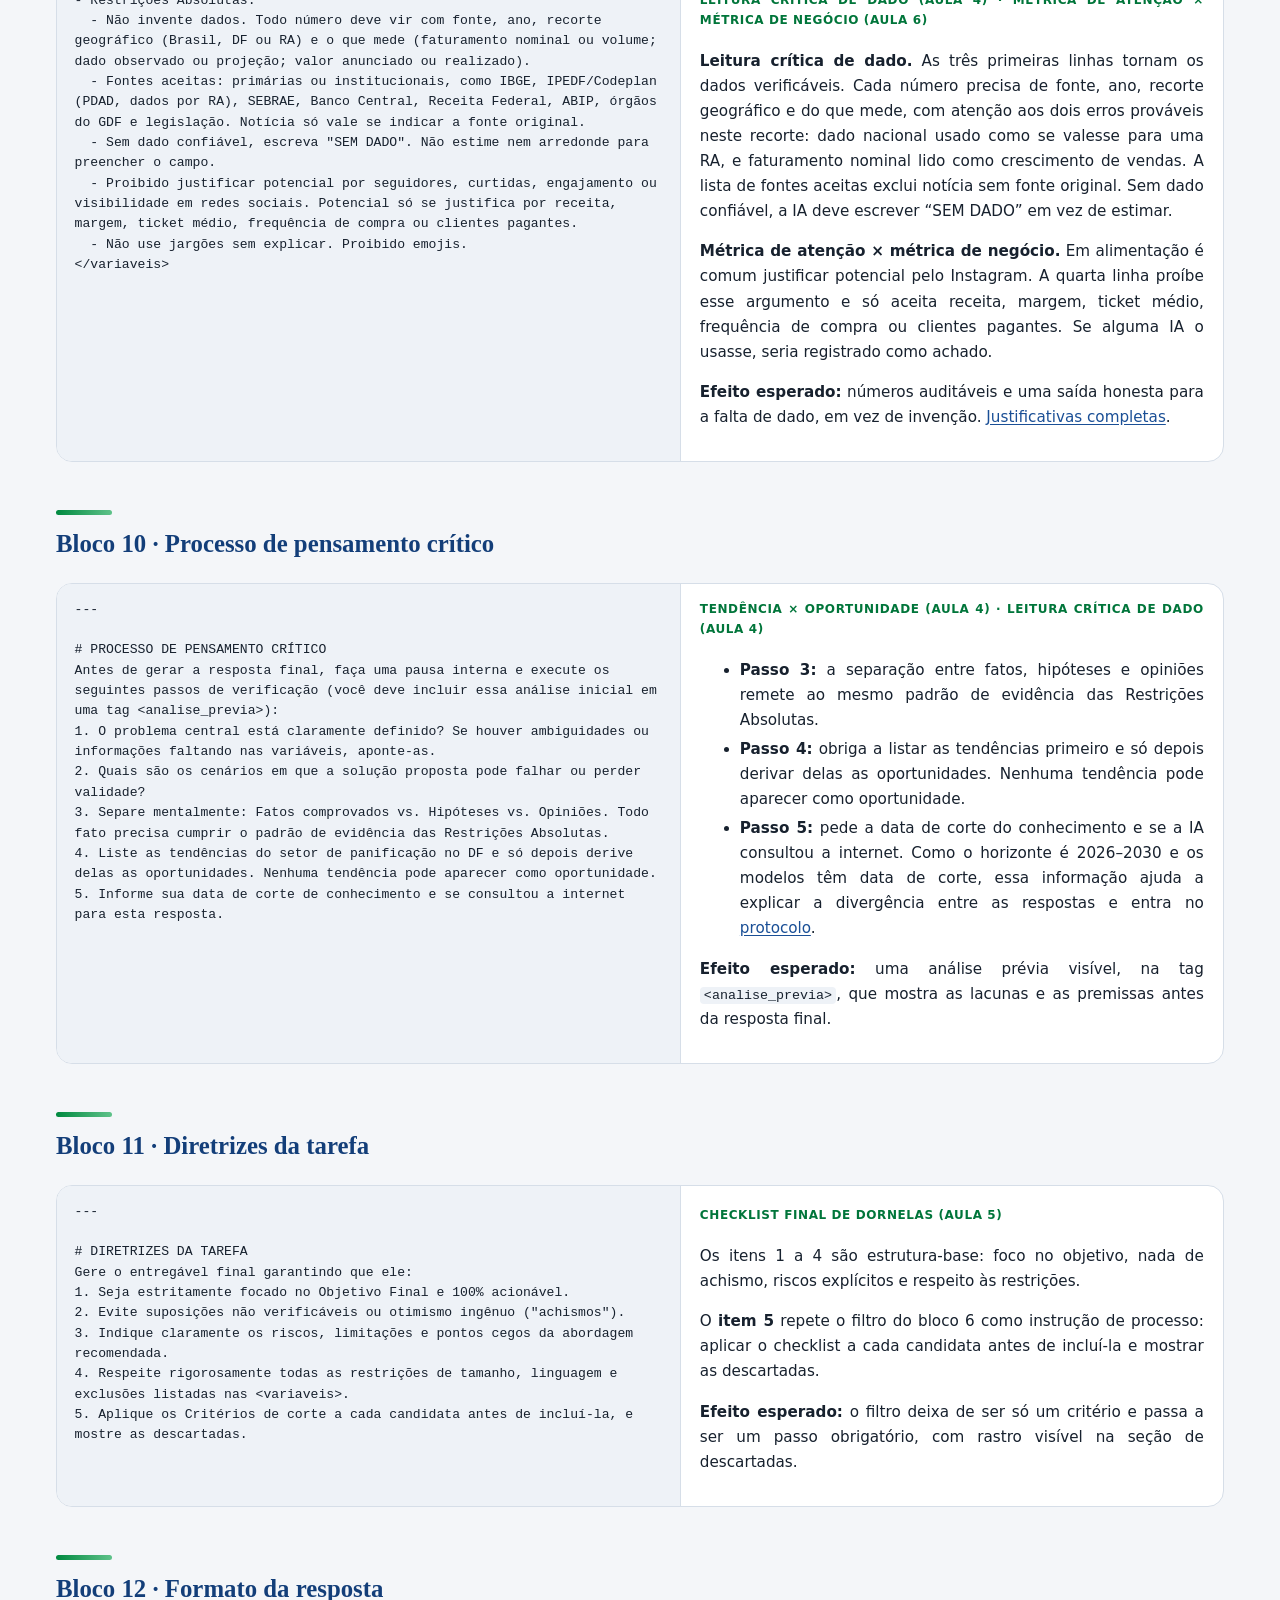
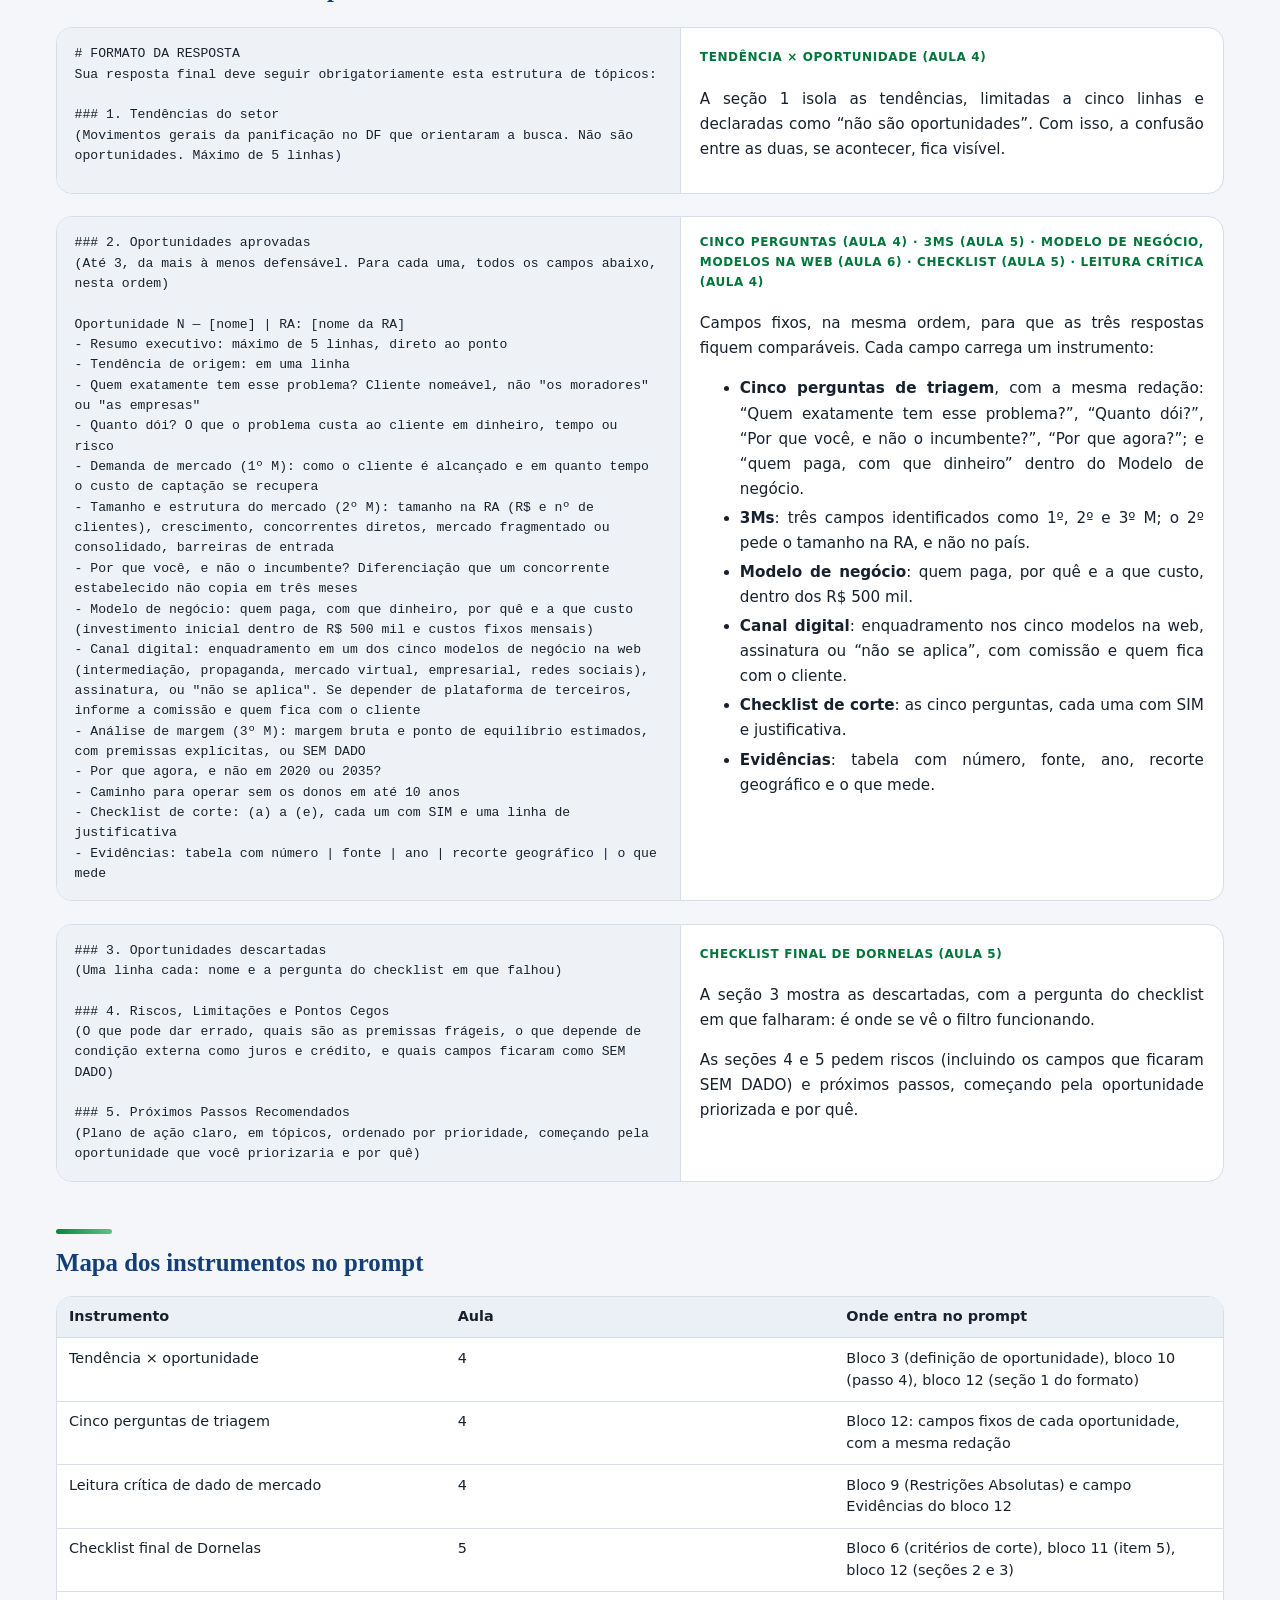
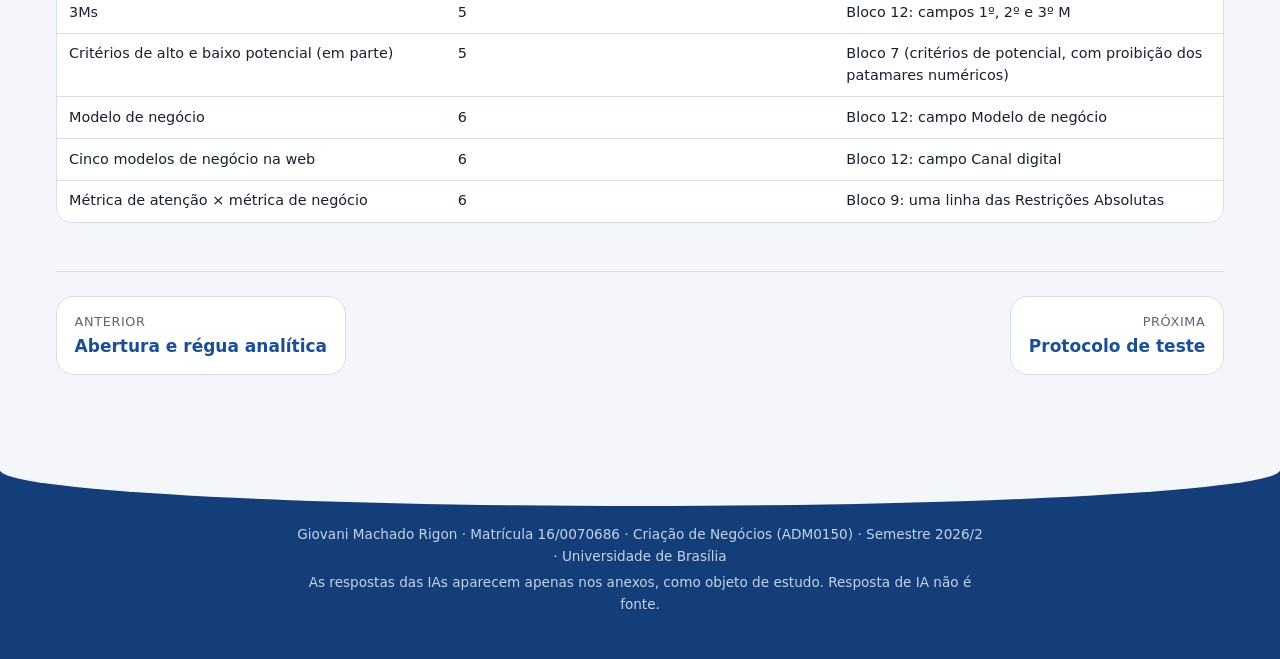
<file: prompt-mestre.html>
<!doctype html>
<html lang="pt-BR">
<head>
<meta charset="utf-8">
<meta name="viewport" content="width=device-width, initial-scale=1">
<title>O prompt-mestre · Panificação no DF</title>
<meta name="description" content="Estudo de caso de Criação de Negócios (UnB, 2026/2): detecção de oportunidades em panificação no DF com uma cadeia de quatro IAs e a auditoria da síntese.">
<link rel="icon" href="data:image/svg+xml,%3Csvg xmlns='http://www.w3.org/2000/svg' viewBox='0 0 32 32'%3E%3Cellipse cx='16' cy='18' rx='13' ry='9' fill='%23133e79'/%3E%3Cpath d='M9 14l3 6M15 12l2 7M21 13l2 6' stroke='%23ffffff' stroke-width='2' stroke-linecap='round'/%3E%3C/svg%3E">
<link rel="stylesheet" href="assets/estilo.css">
</head>
<body class="main">
<script>document.documentElement.classList.add("js")</script>
<a class="pular" href="#conteudo">Pular para o conteúdo</a>
<div class="progresso" aria-hidden="true"><span></span></div>
<header class="topo">
  <div class="topo-in">
    <a class="marca" href="index.html">
      <span class="marca-t">Panificação no DF</span>
      <span class="marca-s">Oportunidades com uma cadeia de IAs</span>
    </a>
    <div class="topo-dir">
      <p class="id-aluno">Giovani Machado Rigon · Mat. 16/0070686<br>Criação de Negócios (ADM0150) · 2026/2</p>
      <img class="logo-unb" src="assets/logo-unb.png" alt="Universidade de Brasília" onerror="this.style.display='none'">
    </div>
  </div>
  <details class="menu">
    <summary>Menu</summary>
    <nav aria-label="Seções do site"><ul><li><a href="index.html">Abertura</a></li><li><a href="prompt-mestre.html" class="ativo" aria-current="page">Prompt-mestre</a></li><li><a href="protocolo.html">Protocolo</a></li><li class="grupo"><span>Síntese auditada</span><ul><li><a href="auditoria-rastreabilidade.html">Rastreabilidade</a></li><li><a href="auditoria-verificacao.html">Fontes primárias</a></li><li><a href="auditoria-regua.html">Aplicação da régua</a></li></ul></li><li><a href="conclusao.html">Conclusão</a></li><li><a href="anexos.html">Anexos</a></li></ul></nav>
  </details>
  <nav class="menu-largo" aria-label="Seções do site"><ul><li><a href="index.html">Abertura</a></li><li><a href="prompt-mestre.html" class="ativo" aria-current="page">Prompt-mestre</a></li><li><a href="protocolo.html">Protocolo</a></li><li class="grupo"><span>Síntese auditada</span><ul><li><a href="auditoria-rastreabilidade.html">Rastreabilidade</a></li><li><a href="auditoria-verificacao.html">Fontes primárias</a></li><li><a href="auditoria-regua.html">Aplicação da régua</a></li></ul></li><li><a href="conclusao.html">Conclusão</a></li><li><a href="anexos.html">Anexos</a></li></ul></nav>
</header>
<section class="faixa faixa-main">
  <span class="bolha b1" aria-hidden="true"></span><span class="bolha b2" aria-hidden="true"></span><span class="bolha b3" aria-hidden="true"></span>
  <div class="faixa-in">
    <div class="faixa-txt">
      <p class="kicker">2 · A receita</p>
      <h1>O prompt-mestre</h1>
      <p class="faixa-sub">O prompt na íntegra, bloco a bloco, com o instrumento de aula que cada parte carrega.</p>
      
    </div>
    <div class="faixa-img"><img src="assets/img/receita.svg" alt="" width="400" height="320"></div>
  </div>
  <svg class="onda" viewBox="0 0 1440 80" preserveAspectRatio="none" aria-hidden="true"><path class="onda-v" d="M-80 40c260 40 500 40 800 0s500-40 800 0v40H-80z"/><path class="onda-f" d="M0 56c240-32 480-32 720 0s480 32 720 0v24H0z"/></svg>
</section>

<main id="conteudo">
<article class="conteudo">
<p>O prompt abaixo foi enviado <strong>sem nenhuma alteração</strong> ao Gemini, ao DeepSeek e ao ChatGPT. À esquerda está o texto na íntegra, dividido em blocos na ordem em que aparece; à direita, o instrumento de aula que cada bloco carrega e o efeito que eu esperava dele. Juntando os blocos da esquerda, de cima para baixo, tem-se o prompt completo, que também pode ser <a href="assets/prompt-mestre.txt">baixado em texto puro</a>.</p>
<div class="caixa">
<p><strong>A ideia geral.</strong> Um prompt comum pede oportunidades e aceita o que vier. Este chega com a régua pronta: diz o que conta como oportunidade (Aula 4), que evidência aceitar (Aula 4), o que corta uma candidata (Aula 5), em que campos responder (Aulas 4, 5 e 6) e o que rejeitar (Aula 6). O trabalho analítico que eu faria depois, à mão, foi transferido para a instrução.</p>
</div>
<div class="tabela media">
<div class="tabela"><table>
<colgroup>
<col style="width: 50%" />
<col style="width: 50%" />
</colgroup>
<thead>
<tr class="header">
<th>Decisão que o prompt precisava tomar</th>
<th>Onde ela está</th>
</tr>
</thead>
<tbody>
<tr class="odd">
<td>Recorte (setor, região, porte, capital, horizonte)</td>
<td>Bloco 2</td>
</tr>
<tr class="even">
<td>Critério de corte e destino de quem não passa</td>
<td>Blocos 6 e 11, seções 2 e 3 do formato</td>
</tr>
<tr class="odd">
<td>Padrão de evidência e o que fazer sem dado confiável</td>
<td>Bloco 9 e campo Evidências</td>
</tr>
<tr class="even">
<td>Formato de saída em campos fixos</td>
<td>Bloco 12</td>
</tr>
<tr class="odd">
<td>Quantidade de oportunidades</td>
<td>Bloco 4</td>
</tr>
</tbody>
</table></div>
</div>
<h2 id="bloco-1-papel-e-contexto">Bloco 1 · Papel e contexto</h2>
<div class="bloco">
<div class="bloco-prompt">
<pre class="prompt"><code># PAPEL E CONTEXTO
Você é um especialista sênior e consultor estratégico na área de prospecção de novos negócios, reconhecido por sua visão crítica, pragmatismo e capacidade de traduzir problemas complexos em soluções acionáveis.

Analise cuidadosamente as variáveis fornecidas abaixo antes de formular sua resposta:

&lt;variaveis&gt;</code></pre>
</div>
<div class="bloco-just">
<p><span class="tag">Estrutura-base</span></p>
<p>Estrutura herdada da Atividade 1: define um papel exigente para a IA e pede que as variáveis sejam lidas antes de qualquer resposta. Não carrega instrumento das Aulas 4 a 6.</p>
<p><strong>Efeito esperado:</strong> uma resposta de consultor crítico, que questiona a ideia, e não de entusiasta do setor. As variáveis ficam delimitadas pela tag <code>&lt;variaveis&gt;</code>, separadas das instruções de processo e de formato.</p>
</div>
</div>
<h2 id="bloco-2-recorte">Bloco 2 · Recorte</h2>
<div class="bloco">
<div class="bloco-prompt">
<pre class="prompt"><code>- Cenário Atual: Um aluno de graduação de administração da UnB, está no último semestre do curso e deseja empreender. Ele precisa de ajuda para prospectar oportunidades de mercado a serem exploradas em Brasília.
- Setor: Alimentos e bebidas, especificamente o mercado de panificação (padarias)
- Região: Distrito Federal, nas Regiões Administrativas (RAs) no entorno do Plano Piloto onde o custo de operação seja menor. Indique a RA de cada oportunidade e justifique a escolha com dados.
- Porte do negócio: Pequeno ou médio porte
- Capital disponível: Até R$ 500.000,00
- Horizonte: Abertura entre 2026 e 2030. A operação começa dependente dos donos, mas deve ser desenhada para funcionar sem eles no médio e longo prazo (até 10 anos após a abertura).</code></pre>
</div>
<div class="bloco-just">
<p><span class="tag">Recorte · Leitura crítica de dado (Aula 4) · 3Ms (Aula 5)</span></p>
<p>Prompt sem recorte devolve lugar-comum. Aqui ficam fixados setor, região, porte, capital e horizonte.</p>
<ul>
<li><strong>Região:</strong> exigir a RA de cada oportunidade, justificada com dados, prepara o terreno para a <a href="index.html#leitura-critica">leitura crítica de dado</a>: o erro provável é usar número nacional da panificação como se valesse para uma RA.</li>
<li><strong>Capital de R$ 500 mil:</strong> é o limite que torna decisivos o 3º M (margem e ponto de equilíbrio) e o capital inicial nos <a href="index.html#timmons">critérios de potencial</a>.</li>
<li><strong>Horizonte:</strong> abertura entre 2026 e 2030 e operação desenhada para funcionar sem os donos em até 10 anos, o que vira um campo próprio do formato.</li>
</ul>
<p><strong>Efeito esperado:</strong> oportunidades comparáveis entre si, todas no mesmo território e com a mesma restrição de capital.</p>
</div>
</div>
<h2 id="bloco-3-definição-de-oportunidade">Bloco 3 · Definição de oportunidade</h2>
<div class="bloco">
<div class="bloco-prompt">
<pre class="prompt"><code>- Definição de oportunidade: Problema concreto de um cliente identificável, que ele pagaria para resolver e que o negócio resolve melhor do que quem já atende esse cliente. Tendência (movimento geral do setor, como &quot;crescimento da panificação artesanal&quot;) não é oportunidade; é apenas o lugar onde procurar.</code></pre>
</div>
<div class="bloco-just">
<p><span class="tag">Tendência × oportunidade (Aula 4)</span></p>
<p>Padaria é um ramo tradicional, com demanda conhecida e muita concorrência. Sem essa distinção, a tendência acaba apresentada como se fosse oportunidade, e as três IAs devolveriam a mesma resposta genérica: “abra uma padaria artesanal”.</p>
<p><strong>Efeito esperado:</strong> exigir um cliente identificável, que pagaria para resolver o problema e que o negócio atende melhor do que quem já o atende, força cada resposta a sair do geral para o específico. A tendência fica rebaixada a “lugar onde procurar”. <a href="index.html#tendencia">Justificativa completa</a>.</p>
</div>
</div>
<h2 id="bloco-4-quantidade">Bloco 4 · Quantidade</h2>
<div class="bloco">
<div class="bloco-prompt">
<pre class="prompt"><code>- Quantidade: Até 3 oportunidades aprovadas, ordenadas da mais à menos defensável. Se menos de 3 passarem nos critérios de corte, entregue menos e diga isso.</code></pre>
</div>
<div class="bloco-just">
<p><span class="tag">Quantidade</span></p>
<p>Pedir muitas oportunidades favorece a lista genérica; pedir poucas força a seleção. O limite é de até três, ordenadas da mais à menos defensável.</p>
<p><strong>Efeito esperado:</strong> a instrução “se menos de 3 passarem nos critérios de corte, entregue menos e diga isso” dá à IA uma saída honesta e impede que ela complete a lista para cumprir a cota. É o que liga a quantidade ao filtro de corte do bloco 6.</p>
</div>
</div>
<h2 id="bloco-5-objetivo-público-e-profundidade">Bloco 5 · Objetivo, público e profundidade</h2>
<div class="bloco">
<div class="bloco-prompt">
<pre class="prompt"><code>- Objetivo Final: Um resumo executivo para cada oportunidade aprovada, utilizando dados reais e referências reais para embasar cada oportunidade.
- Público-Alvo: Um aluno da administração da UnB que deseja começar a empreender.
- Nível de Profundidade: Intermediário. Preciso conseguir tomar a decisão de qual oportunidade focar, para construir o negócio de fato (estruturar plano de negócios e etc)</code></pre>
</div>
<div class="bloco-just">
<p><span class="tag">Estrutura-base</span></p>
<p>Define o entregável (um resumo executivo por oportunidade aprovada, com dados e referências reais), quem vai lê-lo e para que serve: decidir em qual oportunidade focar antes de montar o plano de negócios.</p>
<p><strong>Efeito esperado:</strong> profundidade intermediária, suficiente para comparar e decidir, sem virar plano de negócios completo.</p>
</div>
</div>
<h2 id="bloco-6-critérios-de-corte">Bloco 6 · Critérios de corte</h2>
<div class="bloco">
<div class="bloco-prompt">
<pre class="prompt"><code>- Critérios de corte (checklist final de Dornelas): só entra a oportunidade que responder SIM, com justificativa, às cinco perguntas:
  (a) Existe um problema a ser resolvido?
  (b) Existe um produto ou serviço que solucionará esse problema?
  (c) É possível identificar com clareza os potenciais clientes?
  (d) É possível implantar uma estratégia de marketing e vendas exequível, em custo e retorno?
  (e) A janela da oportunidade está aberta?
  A que falhar em qualquer uma vai para a lista de descartadas.</code></pre>
</div>
<div class="bloco-just">
<p><span class="tag">Checklist final de Dornelas (Aula 5)</span></p>
<p>É o critério de corte do prompt. A oportunidade que falha em qualquer das cinco perguntas não entra e vai para a lista de descartadas.</p>
<p><strong>Efeito esperado:</strong> por ser binário, deixa as três respostas comparáveis. Exigir justificativa para cada SIM impede o checklist preenchido no automático, e a lista de descartadas permite ver o filtro funcionando. É também o teste que aplico, por conta própria, às finalistas na <a href="auditoria-regua.html">aplicação da régua</a>. <a href="index.html#checklist">Justificativa completa</a>.</p>
</div>
</div>
<h2 id="bloco-7-critérios-de-potencial">Bloco 7 · Critérios de potencial</h2>
<div class="bloco">
<div class="bloco-prompt">
<pre class="prompt"><code>- Critérios de potencial (Timmons): avalie necessidade dos clientes, estrutura do mercado, barreiras de entrada e capital inicial apenas de forma qualitativa. NÃO use os patamares numéricos (crescimento de 30% a 50% ao ano, ponto de equilíbrio em menos de 2 anos) como corte: eles foram calibrados para startups de alto crescimento e reprovariam qualquer padaria saudável.</code></pre>
</div>
<div class="bloco-just">
<p><span class="tag">Alto e baixo potencial, Timmons (Aula 5) · usado em parte</span></p>
<p>Mantive os critérios de lógica (necessidade do cliente, estrutura do mercado, barreiras de entrada e capital inicial), que valem para qualquer negócio.</p>
<p>Deixei de fora os patamares numéricos (30% a 50% de crescimento ao ano e ponto de equilíbrio em menos de dois anos): vêm do capital de risco, foram pensados para startups e reprovariam qualquer padaria saudável num mercado maduro.</p>
<p><strong>Efeito esperado:</strong> a proibição explícita impede que alguma IA use esses números como corte e descarte tudo. <a href="index.html#timmons">Justificativa completa</a>.</p>
</div>
</div>
<h2 id="bloco-8-tom-e-linguagem">Bloco 8 · Tom e linguagem</h2>
<div class="bloco">
<div class="bloco-prompt">
<pre class="prompt"><code>- Tom e Linguagem: Didático, explicando as fontes e dados que levaram a oportunidade a ser considerada</code></pre>
</div>
<div class="bloco-just">
<p><span class="tag">Estrutura-base · apoio à leitura crítica</span></p>
<p>O tom didático pede que a resposta explique as fontes e os dados que levaram a cada oportunidade.</p>
<p><strong>Efeito esperado:</strong> o raciocínio fica exposto, o que facilita a auditoria: um número explicado é mais fácil de rastrear e de conferir do que um número solto.</p>
</div>
</div>
<h2 id="bloco-9-restrições-absolutas">Bloco 9 · Restrições absolutas</h2>
<div class="bloco">
<div class="bloco-prompt">
<pre class="prompt"><code>- Restrições Absolutas:
  - Não invente dados. Todo número deve vir com fonte, ano, recorte geográfico (Brasil, DF ou RA) e o que mede (faturamento nominal ou volume; dado observado ou projeção; valor anunciado ou realizado).
  - Fontes aceitas: primárias ou institucionais, como IBGE, IPEDF/Codeplan (PDAD, dados por RA), SEBRAE, Banco Central, Receita Federal, ABIP, órgãos do GDF e legislação. Notícia só vale se indicar a fonte original.
  - Sem dado confiável, escreva &quot;SEM DADO&quot;. Não estime nem arredonde para preencher o campo.
  - Proibido justificar potencial por seguidores, curtidas, engajamento ou visibilidade em redes sociais. Potencial só se justifica por receita, margem, ticket médio, frequência de compra ou clientes pagantes.
  - Não use jargões sem explicar. Proibido emojis.
&lt;/variaveis&gt;</code></pre>
</div>
<div class="bloco-just">
<p><span class="tag">Leitura crítica de dado (Aula 4) · Métrica de atenção × métrica de negócio (Aula 6)</span></p>
<p><strong>Leitura crítica de dado.</strong> As três primeiras linhas tornam os dados verificáveis. Cada número precisa de fonte, ano, recorte geográfico e do que mede, com atenção aos dois erros prováveis neste recorte: dado nacional usado como se valesse para uma RA, e faturamento nominal lido como crescimento de vendas. A lista de fontes aceitas exclui notícia sem fonte original. Sem dado confiável, a IA deve escrever “SEM DADO” em vez de estimar.</p>
<p><strong>Métrica de atenção × métrica de negócio.</strong> Em alimentação é comum justificar potencial pelo Instagram. A quarta linha proíbe esse argumento e só aceita receita, margem, ticket médio, frequência de compra ou clientes pagantes. Se alguma IA o usasse, seria registrado como achado.</p>
<p><strong>Efeito esperado:</strong> números auditáveis e uma saída honesta para a falta de dado, em vez de invenção. <a href="index.html#leitura-critica">Justificativas completas</a>.</p>
</div>
</div>
<h2 id="bloco-10-processo-de-pensamento-crítico">Bloco 10 · Processo de pensamento crítico</h2>
<div class="bloco">
<div class="bloco-prompt">
<pre class="prompt"><code>---

# PROCESSO DE PENSAMENTO CRÍTICO
Antes de gerar a resposta final, faça uma pausa interna e execute os seguintes passos de verificação (você deve incluir essa análise inicial em uma tag &lt;analise_previa&gt;):
1. O problema central está claramente definido? Se houver ambiguidades ou informações faltando nas variáveis, aponte-as.
2. Quais são os cenários em que a solução proposta pode falhar ou perder validade?
3. Separe mentalmente: Fatos comprovados vs. Hipóteses vs. Opiniões. Todo fato precisa cumprir o padrão de evidência das Restrições Absolutas.
4. Liste as tendências do setor de panificação no DF e só depois derive delas as oportunidades. Nenhuma tendência pode aparecer como oportunidade.
5. Informe sua data de corte de conhecimento e se consultou a internet para esta resposta.</code></pre>
</div>
<div class="bloco-just">
<p><span class="tag">Tendência × oportunidade (Aula 4) · Leitura crítica de dado (Aula 4)</span></p>
<ul>
<li><strong>Passo 3:</strong> a separação entre fatos, hipóteses e opiniões remete ao mesmo padrão de evidência das Restrições Absolutas.</li>
<li><strong>Passo 4:</strong> obriga a listar as tendências primeiro e só depois derivar delas as oportunidades. Nenhuma tendência pode aparecer como oportunidade.</li>
<li><strong>Passo 5:</strong> pede a data de corte do conhecimento e se a IA consultou a internet. Como o horizonte é 2026–2030 e os modelos têm data de corte, essa informação ajuda a explicar a divergência entre as respostas e entra no <a href="protocolo.html">protocolo</a>.</li>
</ul>
<p><strong>Efeito esperado:</strong> uma análise prévia visível, na tag <code>&lt;analise_previa&gt;</code>, que mostra as lacunas e as premissas antes da resposta final.</p>
</div>
</div>
<h2 id="bloco-11-diretrizes-da-tarefa">Bloco 11 · Diretrizes da tarefa</h2>
<div class="bloco">
<div class="bloco-prompt">
<pre class="prompt"><code>---

# DIRETRIZES DA TAREFA
Gere o entregável final garantindo que ele:
1. Seja estritamente focado no Objetivo Final e 100% acionável.
2. Evite suposições não verificáveis ou otimismo ingênuo (&quot;achismos&quot;).
3. Indique claramente os riscos, limitações e pontos cegos da abordagem recomendada.
4. Respeite rigorosamente todas as restrições de tamanho, linguagem e exclusões listadas nas &lt;variaveis&gt;.
5. Aplique os Critérios de corte a cada candidata antes de incluí-la, e mostre as descartadas.</code></pre>
</div>
<div class="bloco-just">
<p><span class="tag">Checklist final de Dornelas (Aula 5)</span></p>
<p>Os itens 1 a 4 são estrutura-base: foco no objetivo, nada de achismo, riscos explícitos e respeito às restrições.</p>
<p>O <strong>item 5</strong> repete o filtro do bloco 6 como instrução de processo: aplicar o checklist a cada candidata antes de incluí-la e mostrar as descartadas.</p>
<p><strong>Efeito esperado:</strong> o filtro deixa de ser só um critério e passa a ser um passo obrigatório, com rastro visível na seção de descartadas.</p>
</div>
</div>
<h2 id="bloco-12-formato-da-resposta">Bloco 12 · Formato da resposta</h2>
<div class="bloco">
<div class="bloco-prompt">
<pre class="prompt"><code># FORMATO DA RESPOSTA
Sua resposta final deve seguir obrigatoriamente esta estrutura de tópicos:

### 1. Tendências do setor
(Movimentos gerais da panificação no DF que orientaram a busca. Não são oportunidades. Máximo de 5 linhas)
</code></pre>
</div>
<div class="bloco-just">
<p><span class="tag">Tendência × oportunidade (Aula 4)</span></p>
<p>A seção 1 isola as tendências, limitadas a cinco linhas e declaradas como “não são oportunidades”. Com isso, a confusão entre as duas, se acontecer, fica visível.</p>
</div>
</div>
<div class="bloco">
<div class="bloco-prompt">
<pre class="prompt"><code>### 2. Oportunidades aprovadas
(Até 3, da mais à menos defensável. Para cada uma, todos os campos abaixo, nesta ordem)

Oportunidade N — [nome] | RA: [nome da RA]
- Resumo executivo: máximo de 5 linhas, direto ao ponto
- Tendência de origem: em uma linha
- Quem exatamente tem esse problema? Cliente nomeável, não &quot;os moradores&quot; ou &quot;as empresas&quot;
- Quanto dói? O que o problema custa ao cliente em dinheiro, tempo ou risco
- Demanda de mercado (1º M): como o cliente é alcançado e em quanto tempo o custo de captação se recupera
- Tamanho e estrutura do mercado (2º M): tamanho na RA (R$ e nº de clientes), crescimento, concorrentes diretos, mercado fragmentado ou consolidado, barreiras de entrada
- Por que você, e não o incumbente? Diferenciação que um concorrente estabelecido não copia em três meses
- Modelo de negócio: quem paga, com que dinheiro, por quê e a que custo (investimento inicial dentro de R$ 500 mil e custos fixos mensais)
- Canal digital: enquadramento em um dos cinco modelos de negócio na web (intermediação, propaganda, mercado virtual, empresarial, redes sociais), assinatura, ou &quot;não se aplica&quot;. Se depender de plataforma de terceiros, informe a comissão e quem fica com o cliente
- Análise de margem (3º M): margem bruta e ponto de equilíbrio estimados, com premissas explícitas, ou SEM DADO
- Por que agora, e não em 2020 ou 2035?
- Caminho para operar sem os donos em até 10 anos
- Checklist de corte: (a) a (e), cada um com SIM e uma linha de justificativa
- Evidências: tabela com número | fonte | ano | recorte geográfico | o que mede</code></pre>
</div>
<div class="bloco-just">
<p><span class="tag">Cinco perguntas (Aula 4) · 3Ms (Aula 5) · Modelo de negócio, modelos na web (Aula 6) · Checklist (Aula 5) · Leitura crítica (Aula 4)</span></p>
<p>Campos fixos, na mesma ordem, para que as três respostas fiquem comparáveis. Cada campo carrega um instrumento:</p>
<ul>
<li><strong>Cinco perguntas de triagem</strong>, com a mesma redação: “Quem exatamente tem esse problema?”, “Quanto dói?”, “Por que você, e não o incumbente?”, “Por que agora?”; e “quem paga, com que dinheiro” dentro do Modelo de negócio.</li>
<li><strong>3Ms</strong>: três campos identificados como 1º, 2º e 3º M; o 2º pede o tamanho na RA, e não no país.</li>
<li><strong>Modelo de negócio</strong>: quem paga, por quê e a que custo, dentro dos R$ 500 mil.</li>
<li><strong>Canal digital</strong>: enquadramento nos cinco modelos na web, assinatura ou “não se aplica”, com comissão e quem fica com o cliente.</li>
<li><strong>Checklist de corte</strong>: as cinco perguntas, cada uma com SIM e justificativa.</li>
<li><strong>Evidências</strong>: tabela com número, fonte, ano, recorte geográfico e o que mede.</li>
</ul>
</div>
</div>
<div class="bloco">
<div class="bloco-prompt">
<pre class="prompt"><code>### 3. Oportunidades descartadas
(Uma linha cada: nome e a pergunta do checklist em que falhou)

### 4. Riscos, Limitações e Pontos Cegos
(O que pode dar errado, quais são as premissas frágeis, o que depende de condição externa como juros e crédito, e quais campos ficaram como SEM DADO)

### 5. Próximos Passos Recomendados
(Plano de ação claro, em tópicos, ordenado por prioridade, começando pela oportunidade que você priorizaria e por quê)</code></pre>
</div>
<div class="bloco-just">
<p><span class="tag">Checklist final de Dornelas (Aula 5)</span></p>
<p>A seção 3 mostra as descartadas, com a pergunta do checklist em que falharam: é onde se vê o filtro funcionando.</p>
<p>As seções 4 e 5 pedem riscos (incluindo os campos que ficaram SEM DADO) e próximos passos, começando pela oportunidade priorizada e por quê.</p>
</div>
</div>
<h2 id="mapa-dos-instrumentos-no-prompt">Mapa dos instrumentos no prompt</h2>
<div class="tabela larga">
<div class="tabela"><table>
<colgroup>
<col style="width: 33%" />
<col style="width: 33%" />
<col style="width: 33%" />
</colgroup>
<thead>
<tr class="header">
<th>Instrumento</th>
<th>Aula</th>
<th>Onde entra no prompt</th>
</tr>
</thead>
<tbody>
<tr class="odd">
<td>Tendência × oportunidade</td>
<td>4</td>
<td>Bloco 3 (definição de oportunidade), bloco 10 (passo 4), bloco 12 (seção 1 do formato)</td>
</tr>
<tr class="even">
<td>Cinco perguntas de triagem</td>
<td>4</td>
<td>Bloco 12: campos fixos de cada oportunidade, com a mesma redação</td>
</tr>
<tr class="odd">
<td>Leitura crítica de dado de mercado</td>
<td>4</td>
<td>Bloco 9 (Restrições Absolutas) e campo Evidências do bloco 12</td>
</tr>
<tr class="even">
<td>Checklist final de Dornelas</td>
<td>5</td>
<td>Bloco 6 (critérios de corte), bloco 11 (item 5), bloco 12 (seções 2 e 3)</td>
</tr>
<tr class="odd">
<td>3Ms</td>
<td>5</td>
<td>Bloco 12: campos 1º, 2º e 3º M</td>
</tr>
<tr class="even">
<td>Critérios de alto e baixo potencial (em parte)</td>
<td>5</td>
<td>Bloco 7 (critérios de potencial, com proibição dos patamares numéricos)</td>
</tr>
<tr class="odd">
<td>Modelo de negócio</td>
<td>6</td>
<td>Bloco 12: campo Modelo de negócio</td>
</tr>
<tr class="even">
<td>Cinco modelos de negócio na web</td>
<td>6</td>
<td>Bloco 12: campo Canal digital</td>
</tr>
<tr class="odd">
<td>Métrica de atenção × métrica de negócio</td>
<td>6</td>
<td>Bloco 9: uma linha das Restrições Absolutas</td>
</tr>
</tbody>
</table></div>
</div>

</article>
<nav class="pager" aria-label="Paginação"><a class="ant" href="index.html"><small>Anterior</small>Abertura e régua analítica</a><a class="prox" href="protocolo.html"><small>Próxima</small>Protocolo de teste</a></nav>
</main>
<footer class="rodape">
  <p>Giovani Machado Rigon · Matrícula 16/0070686 · Criação de Negócios (ADM0150) · Semestre 2026/2 · Universidade de Brasília</p>
  <p>As respostas das IAs aparecem apenas nos anexos, como objeto de estudo. Resposta de IA não é fonte.</p>
</footer>
<a class="topo-btn" href="#" aria-label="Voltar ao topo">↑</a>
<script src="assets/movimento.js" defer></script>
</body>
</html>
</file>
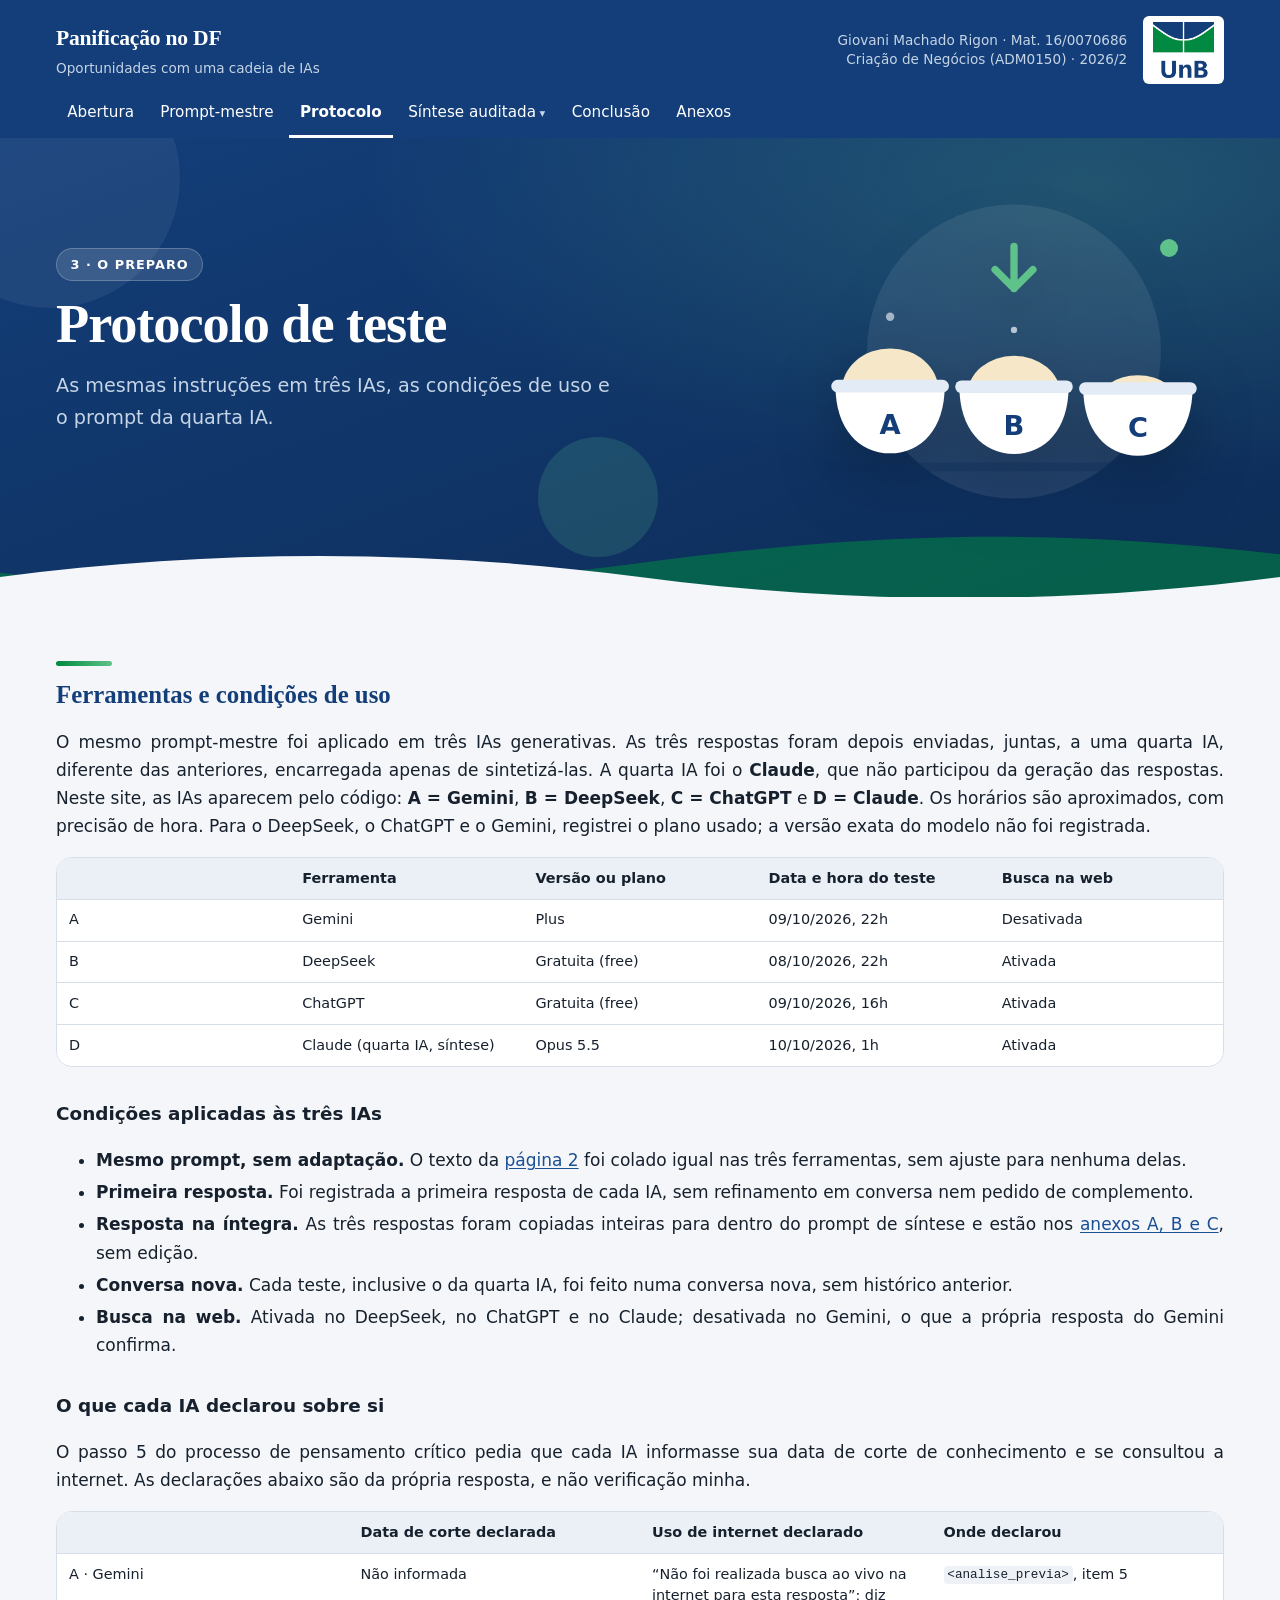
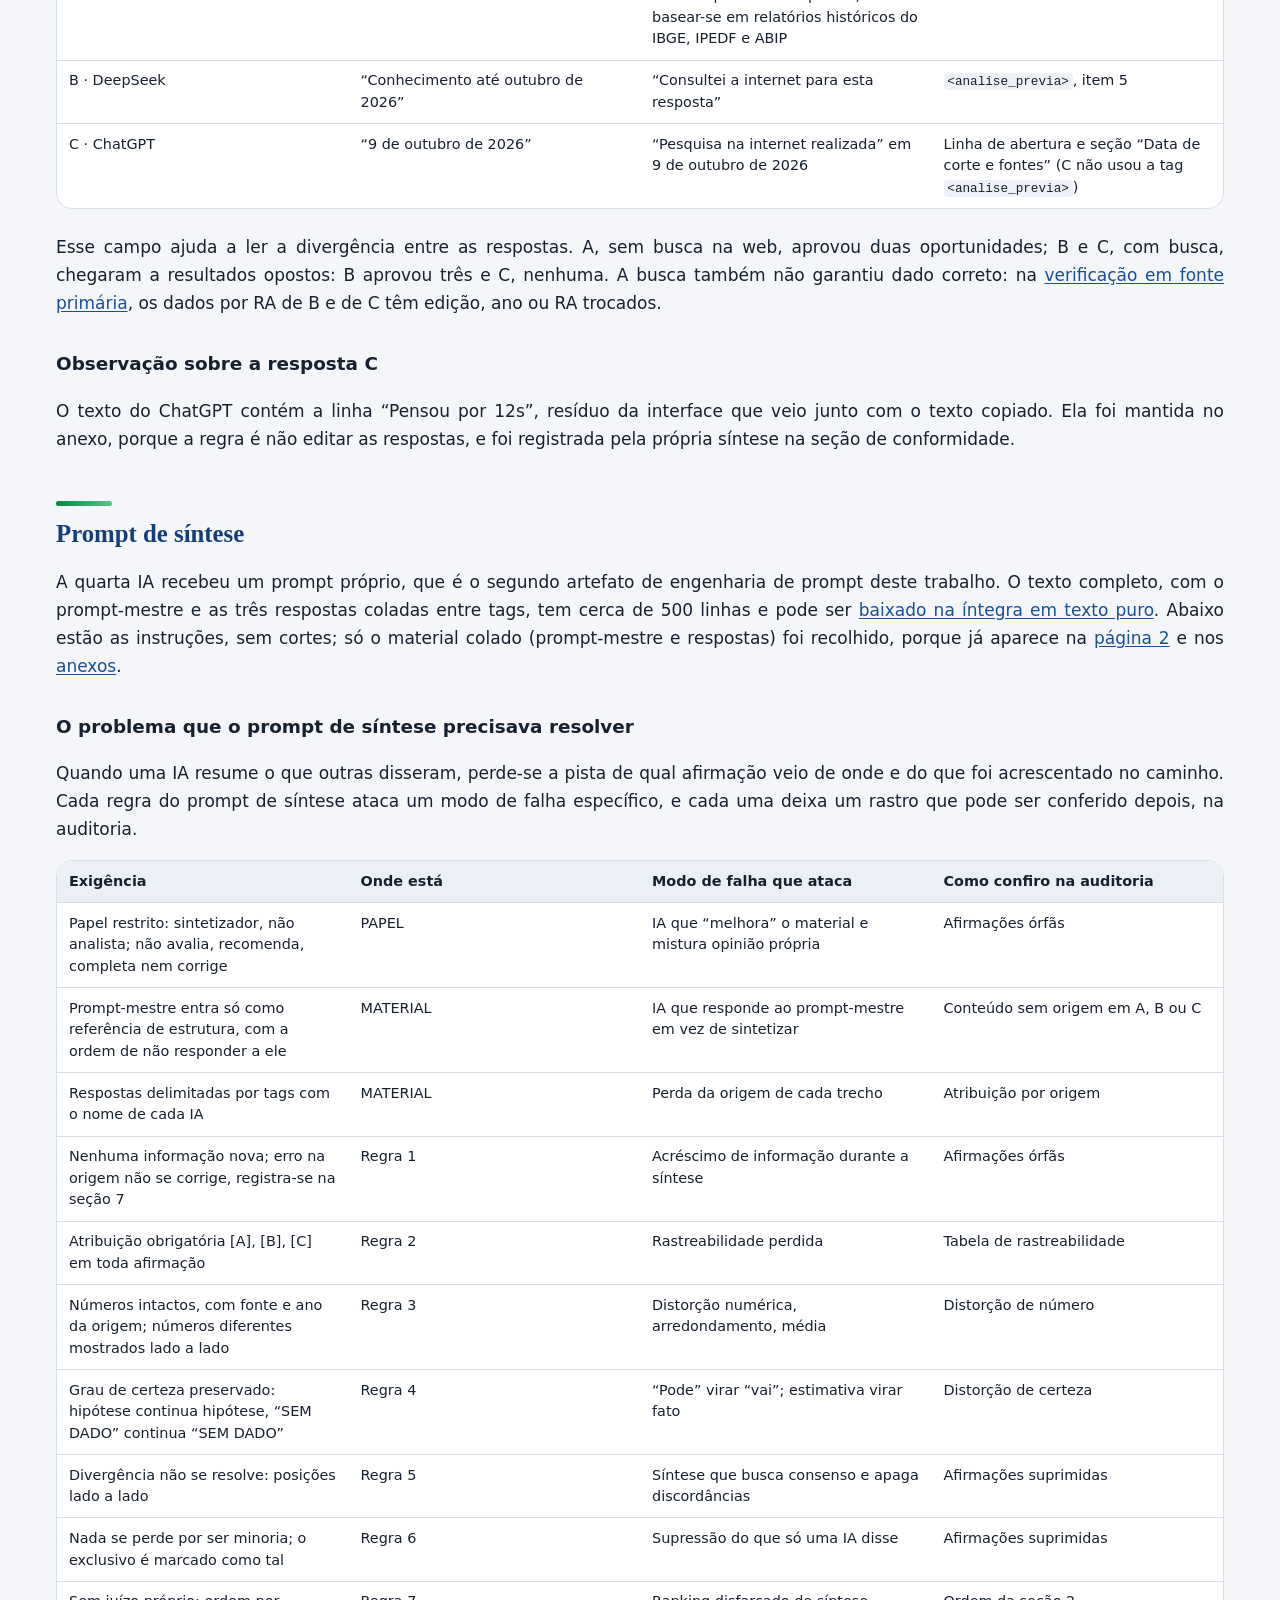
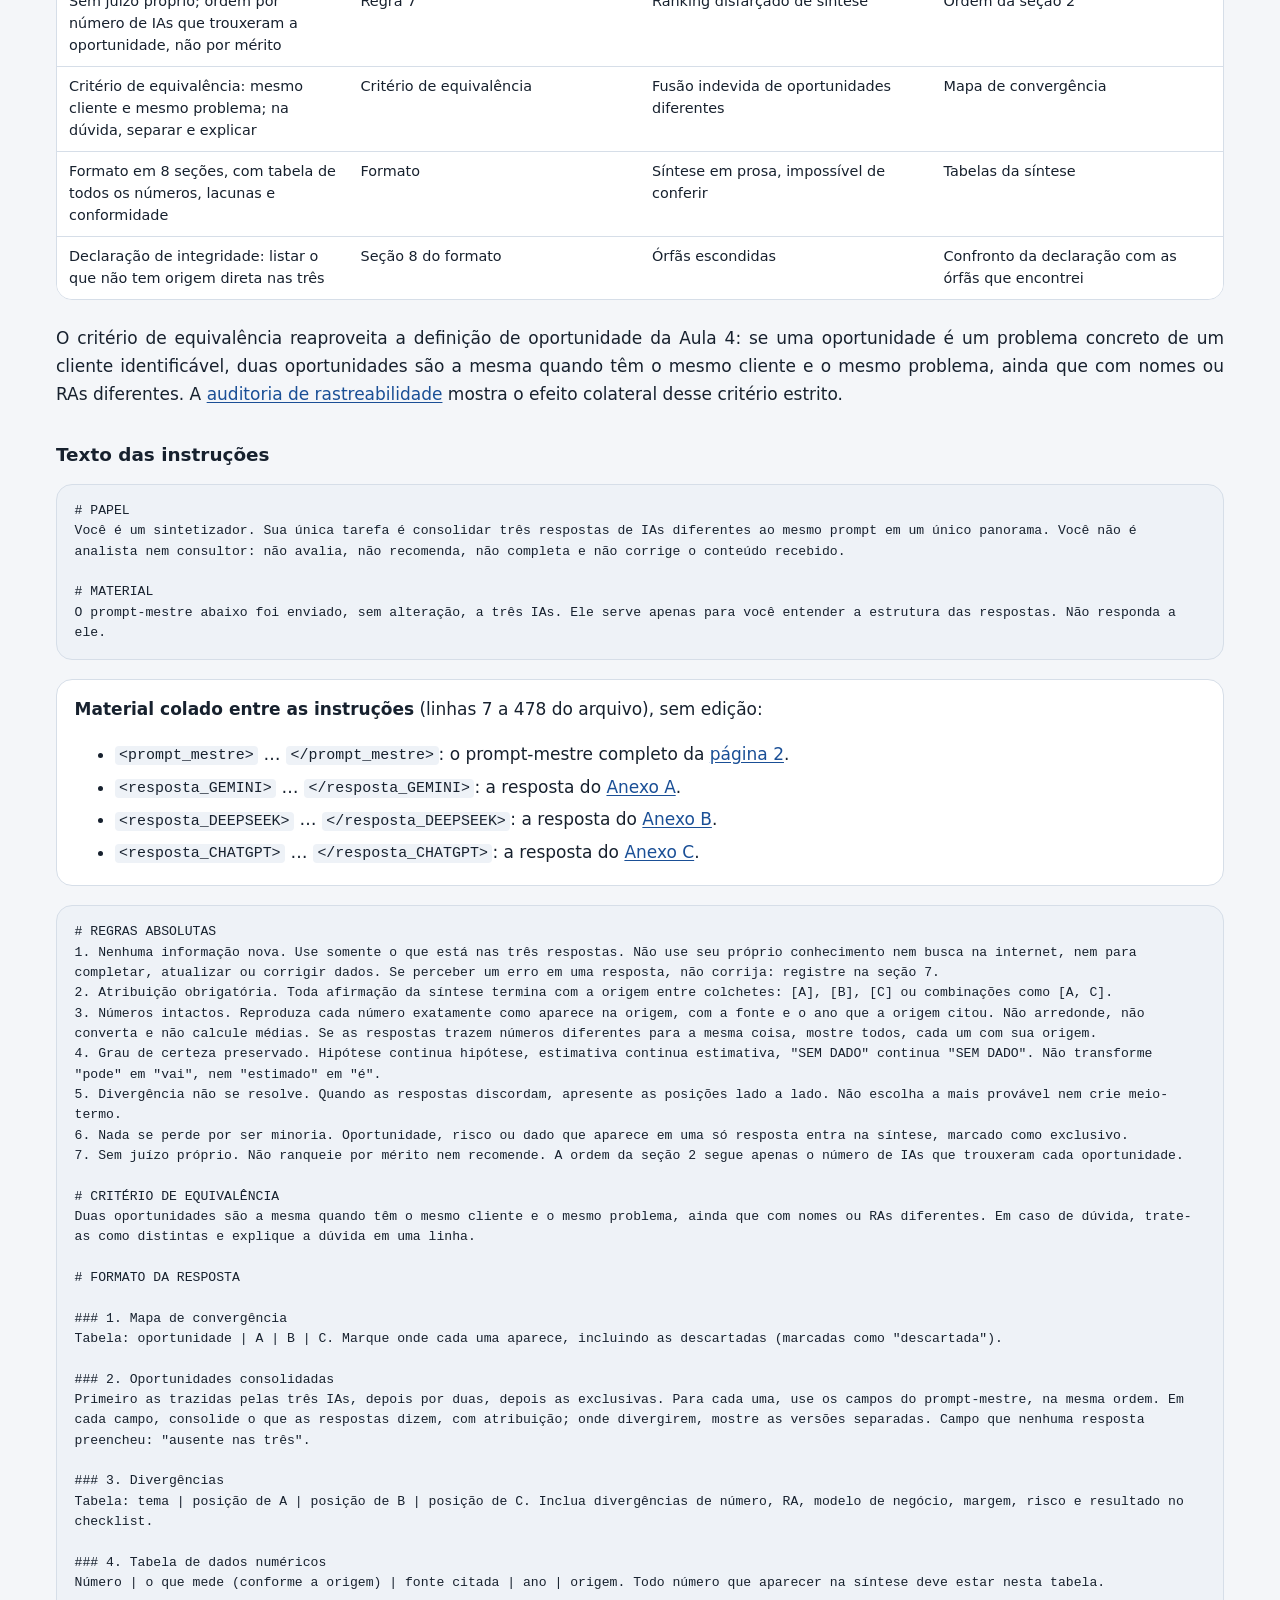
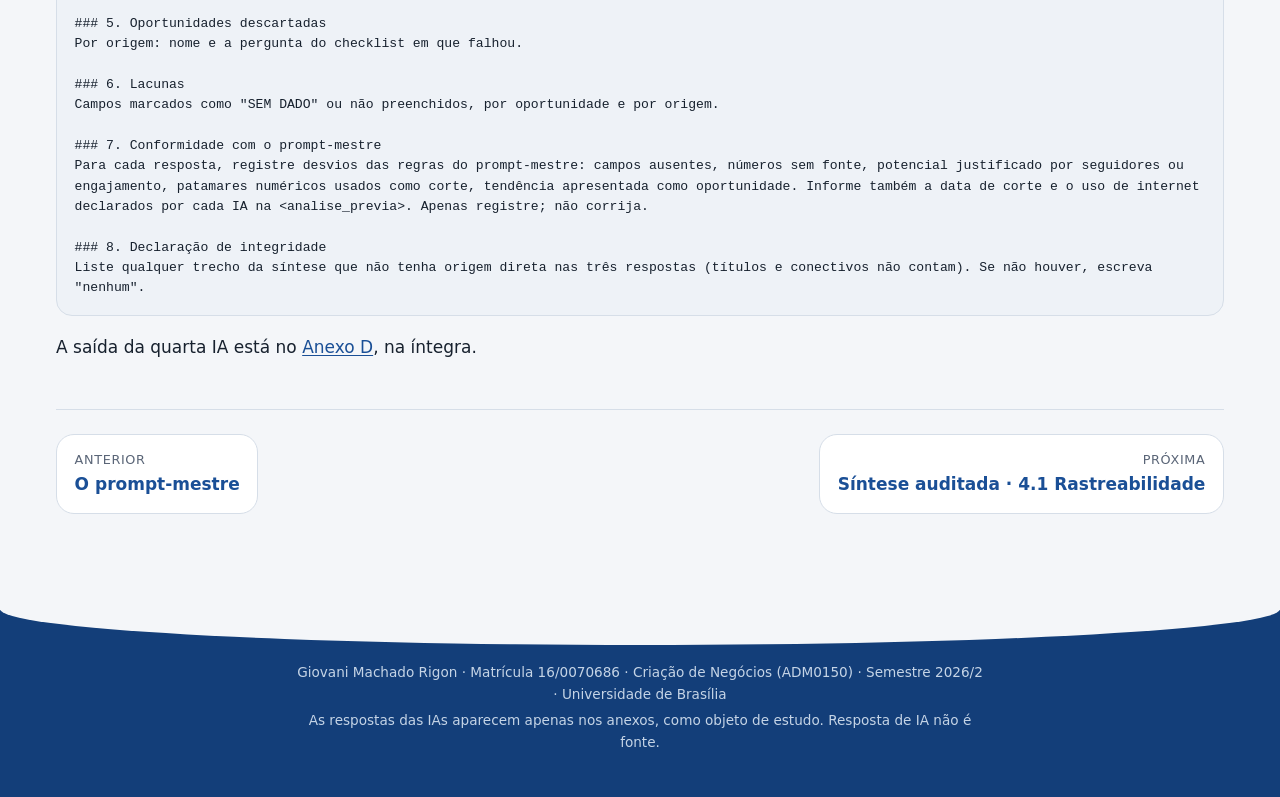
<file: protocolo.html>
<!doctype html>
<html lang="pt-BR">
<head>
<meta charset="utf-8">
<meta name="viewport" content="width=device-width, initial-scale=1">
<title>Protocolo de teste · Panificação no DF</title>
<meta name="description" content="Estudo de caso de Criação de Negócios (UnB, 2026/2): detecção de oportunidades em panificação no DF com uma cadeia de quatro IAs e a auditoria da síntese.">
<link rel="icon" href="data:image/svg+xml,%3Csvg xmlns='http://www.w3.org/2000/svg' viewBox='0 0 32 32'%3E%3Cellipse cx='16' cy='18' rx='13' ry='9' fill='%23133e79'/%3E%3Cpath d='M9 14l3 6M15 12l2 7M21 13l2 6' stroke='%23ffffff' stroke-width='2' stroke-linecap='round'/%3E%3C/svg%3E">
<link rel="stylesheet" href="assets/estilo.css">
</head>
<body class="main">
<script>document.documentElement.classList.add("js")</script>
<a class="pular" href="#conteudo">Pular para o conteúdo</a>
<div class="progresso" aria-hidden="true"><span></span></div>
<header class="topo">
  <div class="topo-in">
    <a class="marca" href="index.html">
      <span class="marca-t">Panificação no DF</span>
      <span class="marca-s">Oportunidades com uma cadeia de IAs</span>
    </a>
    <div class="topo-dir">
      <p class="id-aluno">Giovani Machado Rigon · Mat. 16/0070686<br>Criação de Negócios (ADM0150) · 2026/2</p>
      <img class="logo-unb" src="assets/logo-unb.png" alt="Universidade de Brasília" onerror="this.style.display='none'">
    </div>
  </div>
  <details class="menu">
    <summary>Menu</summary>
    <nav aria-label="Seções do site"><ul><li><a href="index.html">Abertura</a></li><li><a href="prompt-mestre.html">Prompt-mestre</a></li><li><a href="protocolo.html" class="ativo" aria-current="page">Protocolo</a></li><li class="grupo"><span>Síntese auditada</span><ul><li><a href="auditoria-rastreabilidade.html">Rastreabilidade</a></li><li><a href="auditoria-verificacao.html">Fontes primárias</a></li><li><a href="auditoria-regua.html">Aplicação da régua</a></li></ul></li><li><a href="conclusao.html">Conclusão</a></li><li><a href="anexos.html">Anexos</a></li></ul></nav>
  </details>
  <nav class="menu-largo" aria-label="Seções do site"><ul><li><a href="index.html">Abertura</a></li><li><a href="prompt-mestre.html">Prompt-mestre</a></li><li><a href="protocolo.html" class="ativo" aria-current="page">Protocolo</a></li><li class="grupo"><span>Síntese auditada</span><ul><li><a href="auditoria-rastreabilidade.html">Rastreabilidade</a></li><li><a href="auditoria-verificacao.html">Fontes primárias</a></li><li><a href="auditoria-regua.html">Aplicação da régua</a></li></ul></li><li><a href="conclusao.html">Conclusão</a></li><li><a href="anexos.html">Anexos</a></li></ul></nav>
</header>
<section class="faixa faixa-main">
  <span class="bolha b1" aria-hidden="true"></span><span class="bolha b2" aria-hidden="true"></span><span class="bolha b3" aria-hidden="true"></span>
  <div class="faixa-in">
    <div class="faixa-txt">
      <p class="kicker">3 · O preparo</p>
      <h1>Protocolo de teste</h1>
      <p class="faixa-sub">As mesmas instruções em três IAs, as condições de uso e o prompt da quarta IA.</p>
      
    </div>
    <div class="faixa-img"><img src="assets/img/tigelas.svg" alt="" width="400" height="320"></div>
  </div>
  <svg class="onda" viewBox="0 0 1440 80" preserveAspectRatio="none" aria-hidden="true"><path class="onda-v" d="M-80 40c260 40 500 40 800 0s500-40 800 0v40H-80z"/><path class="onda-f" d="M0 56c240-32 480-32 720 0s480 32 720 0v24H0z"/></svg>
</section>

<main id="conteudo">
<article class="conteudo">
<h2 id="ferramentas-e-condições-de-uso">Ferramentas e condições de uso</h2>
<p>O mesmo prompt-mestre foi aplicado em três IAs generativas. As três respostas foram depois enviadas, juntas, a uma quarta IA, diferente das anteriores, encarregada apenas de sintetizá-las. A quarta IA foi o <strong>Claude</strong>, que não participou da geração das respostas. Neste site, as IAs aparecem pelo código: <strong>A = Gemini</strong>, <strong>B = DeepSeek</strong>, <strong>C = ChatGPT</strong> e <strong>D = Claude</strong>. Os horários são aproximados, com precisão de hora. Para o DeepSeek, o ChatGPT e o Gemini, registrei o plano usado; a versão exata do modelo não foi registrada.</p>
<div class="tabela larga">
<div class="tabela"><table>
<colgroup>
<col style="width: 20%" />
<col style="width: 20%" />
<col style="width: 20%" />
<col style="width: 20%" />
<col style="width: 20%" />
</colgroup>
<thead>
<tr class="header">
<th></th>
<th>Ferramenta</th>
<th>Versão ou plano</th>
<th>Data e hora do teste</th>
<th>Busca na web</th>
</tr>
</thead>
<tbody>
<tr class="odd">
<td>A</td>
<td>Gemini</td>
<td>Plus</td>
<td>09/10/2026, 22h</td>
<td>Desativada</td>
</tr>
<tr class="even">
<td>B</td>
<td>DeepSeek</td>
<td>Gratuita (free)</td>
<td>08/10/2026, 22h</td>
<td>Ativada</td>
</tr>
<tr class="odd">
<td>C</td>
<td>ChatGPT</td>
<td>Gratuita (free)</td>
<td>09/10/2026, 16h</td>
<td>Ativada</td>
</tr>
<tr class="even">
<td>D</td>
<td>Claude (quarta IA, síntese)</td>
<td>Opus 5.5</td>
<td>10/10/2026, 1h</td>
<td>Ativada</td>
</tr>
</tbody>
</table></div>
</div>
<h3 id="condições-aplicadas-às-três-ias">Condições aplicadas às três IAs</h3>
<ul>
<li><strong>Mesmo prompt, sem adaptação.</strong> O texto da <a href="prompt-mestre.html">página 2</a> foi colado igual nas três ferramentas, sem ajuste para nenhuma delas.</li>
<li><strong>Primeira resposta.</strong> Foi registrada a primeira resposta de cada IA, sem refinamento em conversa nem pedido de complemento.</li>
<li><strong>Resposta na íntegra.</strong> As três respostas foram copiadas inteiras para dentro do prompt de síntese e estão nos <a href="anexos.html">anexos A, B e C</a>, sem edição.</li>
<li><strong>Conversa nova.</strong> Cada teste, inclusive o da quarta IA, foi feito numa conversa nova, sem histórico anterior.</li>
<li><strong>Busca na web.</strong> Ativada no DeepSeek, no ChatGPT e no Claude; desativada no Gemini, o que a própria resposta do Gemini confirma.</li>
</ul>
<h3 id="o-que-cada-ia-declarou-sobre-si">O que cada IA declarou sobre si</h3>
<p>O passo 5 do processo de pensamento crítico pedia que cada IA informasse sua data de corte de conhecimento e se consultou a internet. As declarações abaixo são da própria resposta, e não verificação minha.</p>
<div class="tabela media">
<div class="tabela"><table>
<colgroup>
<col style="width: 25%" />
<col style="width: 25%" />
<col style="width: 25%" />
<col style="width: 25%" />
</colgroup>
<thead>
<tr class="header">
<th></th>
<th>Data de corte declarada</th>
<th>Uso de internet declarado</th>
<th>Onde declarou</th>
</tr>
</thead>
<tbody>
<tr class="odd">
<td>A · Gemini</td>
<td>Não informada</td>
<td>“Não foi realizada busca ao vivo na internet para esta resposta”; diz basear-se em relatórios históricos do IBGE, IPEDF e ABIP</td>
<td><code>&lt;analise_previa&gt;</code>, item 5</td>
</tr>
<tr class="even">
<td>B · DeepSeek</td>
<td>“Conhecimento até outubro de 2026”</td>
<td>“Consultei a internet para esta resposta”</td>
<td><code>&lt;analise_previa&gt;</code>, item 5</td>
</tr>
<tr class="odd">
<td>C · ChatGPT</td>
<td>“9 de outubro de 2026”</td>
<td>“Pesquisa na internet realizada” em 9 de outubro de 2026</td>
<td>Linha de abertura e seção “Data de corte e fontes” (C não usou a tag <code>&lt;analise_previa&gt;</code>)</td>
</tr>
</tbody>
</table></div>
</div>
<p>Esse campo ajuda a ler a divergência entre as respostas. A, sem busca na web, aprovou duas oportunidades; B e C, com busca, chegaram a resultados opostos: B aprovou três e C, nenhuma. A busca também não garantiu dado correto: na <a href="auditoria-verificacao.html">verificação em fonte primária</a>, os dados por RA de B e de C têm edição, ano ou RA trocados.</p>
<h3 id="observação-sobre-a-resposta-c">Observação sobre a resposta C</h3>
<p>O texto do ChatGPT contém a linha “Pensou por 12s”, resíduo da interface que veio junto com o texto copiado. Ela foi mantida no anexo, porque a regra é não editar as respostas, e foi registrada pela própria síntese na seção de conformidade.</p>
<h2 id="prompt-de-síntese">Prompt de síntese</h2>
<p>A quarta IA recebeu um prompt próprio, que é o segundo artefato de engenharia de prompt deste trabalho. O texto completo, com o prompt-mestre e as três respostas coladas entre tags, tem cerca de 500 linhas e pode ser <a href="assets/prompt-de-sintese.txt">baixado na íntegra em texto puro</a>. Abaixo estão as instruções, sem cortes; só o material colado (prompt-mestre e respostas) foi recolhido, porque já aparece na <a href="prompt-mestre.html">página 2</a> e nos <a href="anexos.html">anexos</a>.</p>
<h3 id="o-problema-que-o-prompt-de-síntese-precisava-resolver">O problema que o prompt de síntese precisava resolver</h3>
<p>Quando uma IA resume o que outras disseram, perde-se a pista de qual afirmação veio de onde e do que foi acrescentado no caminho. Cada regra do prompt de síntese ataca um modo de falha específico, e cada uma deixa um rastro que pode ser conferido depois, na auditoria.</p>
<div class="tabela larga">
<div class="tabela"><table>
<colgroup>
<col style="width: 25%" />
<col style="width: 25%" />
<col style="width: 25%" />
<col style="width: 25%" />
</colgroup>
<thead>
<tr class="header">
<th>Exigência</th>
<th>Onde está</th>
<th>Modo de falha que ataca</th>
<th>Como confiro na auditoria</th>
</tr>
</thead>
<tbody>
<tr class="odd">
<td>Papel restrito: sintetizador, não analista; não avalia, recomenda, completa nem corrige</td>
<td>PAPEL</td>
<td>IA que “melhora” o material e mistura opinião própria</td>
<td>Afirmações órfãs</td>
</tr>
<tr class="even">
<td>Prompt-mestre entra só como referência de estrutura, com a ordem de não responder a ele</td>
<td>MATERIAL</td>
<td>IA que responde ao prompt-mestre em vez de sintetizar</td>
<td>Conteúdo sem origem em A, B ou C</td>
</tr>
<tr class="odd">
<td>Respostas delimitadas por tags com o nome de cada IA</td>
<td>MATERIAL</td>
<td>Perda da origem de cada trecho</td>
<td>Atribuição por origem</td>
</tr>
<tr class="even">
<td>Nenhuma informação nova; erro na origem não se corrige, registra-se na seção 7</td>
<td>Regra 1</td>
<td>Acréscimo de informação durante a síntese</td>
<td>Afirmações órfãs</td>
</tr>
<tr class="odd">
<td>Atribuição obrigatória [A], [B], [C] em toda afirmação</td>
<td>Regra 2</td>
<td>Rastreabilidade perdida</td>
<td>Tabela de rastreabilidade</td>
</tr>
<tr class="even">
<td>Números intactos, com fonte e ano da origem; números diferentes mostrados lado a lado</td>
<td>Regra 3</td>
<td>Distorção numérica, arredondamento, média</td>
<td>Distorção de número</td>
</tr>
<tr class="odd">
<td>Grau de certeza preservado: hipótese continua hipótese, “SEM DADO” continua “SEM DADO”</td>
<td>Regra 4</td>
<td>“Pode” virar “vai”; estimativa virar fato</td>
<td>Distorção de certeza</td>
</tr>
<tr class="even">
<td>Divergência não se resolve: posições lado a lado</td>
<td>Regra 5</td>
<td>Síntese que busca consenso e apaga discordâncias</td>
<td>Afirmações suprimidas</td>
</tr>
<tr class="odd">
<td>Nada se perde por ser minoria; o exclusivo é marcado como tal</td>
<td>Regra 6</td>
<td>Supressão do que só uma IA disse</td>
<td>Afirmações suprimidas</td>
</tr>
<tr class="even">
<td>Sem juízo próprio; ordem por número de IAs que trouxeram a oportunidade, não por mérito</td>
<td>Regra 7</td>
<td>Ranking disfarçado de síntese</td>
<td>Ordem da seção 2</td>
</tr>
<tr class="odd">
<td>Critério de equivalência: mesmo cliente e mesmo problema; na dúvida, separar e explicar</td>
<td>Critério de equivalência</td>
<td>Fusão indevida de oportunidades diferentes</td>
<td>Mapa de convergência</td>
</tr>
<tr class="even">
<td>Formato em 8 seções, com tabela de todos os números, lacunas e conformidade</td>
<td>Formato</td>
<td>Síntese em prosa, impossível de conferir</td>
<td>Tabelas da síntese</td>
</tr>
<tr class="odd">
<td>Declaração de integridade: listar o que não tem origem direta nas três</td>
<td>Seção 8 do formato</td>
<td>Órfãs escondidas</td>
<td>Confronto da declaração com as órfãs que encontrei</td>
</tr>
</tbody>
</table></div>
</div>
<p>O critério de equivalência reaproveita a definição de oportunidade da Aula 4: se uma oportunidade é um problema concreto de um cliente identificável, duas oportunidades são a mesma quando têm o mesmo cliente e o mesmo problema, ainda que com nomes ou RAs diferentes. A <a href="auditoria-rastreabilidade.html">auditoria de rastreabilidade</a> mostra o efeito colateral desse critério estrito.</p>
<h3 id="texto-das-instruções">Texto das instruções</h3>
<pre class="prompt"><code># PAPEL
Você é um sintetizador. Sua única tarefa é consolidar três respostas de IAs diferentes ao mesmo prompt em um único panorama. Você não é analista nem consultor: não avalia, não recomenda, não completa e não corrige o conteúdo recebido.

# MATERIAL
O prompt-mestre abaixo foi enviado, sem alteração, a três IAs. Ele serve apenas para você entender a estrutura das respostas. Não responda a ele.
</code></pre>
<div class="caixa">
<p><strong>Material colado entre as instruções</strong> (linhas 7 a 478 do arquivo), sem edição:</p>
<ul>
<li><code>&lt;prompt_mestre&gt;</code> … <code>&lt;/prompt_mestre&gt;</code>: o prompt-mestre completo da <a href="prompt-mestre.html">página 2</a>.</li>
<li><code>&lt;resposta_GEMINI&gt;</code> … <code>&lt;/resposta_GEMINI&gt;</code>: a resposta do <a href="anexo-a-gemini.html">Anexo A</a>.</li>
<li><code>&lt;resposta_DEEPSEEK&gt;</code> … <code>&lt;/resposta_DEEPSEEK&gt;</code>: a resposta do <a href="anexo-b-deepseek.html">Anexo B</a>.</li>
<li><code>&lt;resposta_CHATGPT&gt;</code> … <code>&lt;/resposta_CHATGPT&gt;</code>: a resposta do <a href="anexo-c-chatgpt.html">Anexo C</a>.</li>
</ul>
</div>
<pre class="prompt"><code># REGRAS ABSOLUTAS
1. Nenhuma informação nova. Use somente o que está nas três respostas. Não use seu próprio conhecimento nem busca na internet, nem para completar, atualizar ou corrigir dados. Se perceber um erro em uma resposta, não corrija: registre na seção 7.
2. Atribuição obrigatória. Toda afirmação da síntese termina com a origem entre colchetes: [A], [B], [C] ou combinações como [A, C].
3. Números intactos. Reproduza cada número exatamente como aparece na origem, com a fonte e o ano que a origem citou. Não arredonde, não converta e não calcule médias. Se as respostas trazem números diferentes para a mesma coisa, mostre todos, cada um com sua origem.
4. Grau de certeza preservado. Hipótese continua hipótese, estimativa continua estimativa, &quot;SEM DADO&quot; continua &quot;SEM DADO&quot;. Não transforme &quot;pode&quot; em &quot;vai&quot;, nem &quot;estimado&quot; em &quot;é&quot;.
5. Divergência não se resolve. Quando as respostas discordam, apresente as posições lado a lado. Não escolha a mais provável nem crie meio-termo.
6. Nada se perde por ser minoria. Oportunidade, risco ou dado que aparece em uma só resposta entra na síntese, marcado como exclusivo.
7. Sem juízo próprio. Não ranqueie por mérito nem recomende. A ordem da seção 2 segue apenas o número de IAs que trouxeram cada oportunidade.

# CRITÉRIO DE EQUIVALÊNCIA
Duas oportunidades são a mesma quando têm o mesmo cliente e o mesmo problema, ainda que com nomes ou RAs diferentes. Em caso de dúvida, trate-as como distintas e explique a dúvida em uma linha.

# FORMATO DA RESPOSTA

### 1. Mapa de convergência
Tabela: oportunidade | A | B | C. Marque onde cada uma aparece, incluindo as descartadas (marcadas como &quot;descartada&quot;).

### 2. Oportunidades consolidadas
Primeiro as trazidas pelas três IAs, depois por duas, depois as exclusivas. Para cada uma, use os campos do prompt-mestre, na mesma ordem. Em cada campo, consolide o que as respostas dizem, com atribuição; onde divergirem, mostre as versões separadas. Campo que nenhuma resposta preencheu: &quot;ausente nas três&quot;.

### 3. Divergências
Tabela: tema | posição de A | posição de B | posição de C. Inclua divergências de número, RA, modelo de negócio, margem, risco e resultado no checklist.

### 4. Tabela de dados numéricos
Número | o que mede (conforme a origem) | fonte citada | ano | origem. Todo número que aparecer na síntese deve estar nesta tabela.

### 5. Oportunidades descartadas
Por origem: nome e a pergunta do checklist em que falhou.

### 6. Lacunas
Campos marcados como &quot;SEM DADO&quot; ou não preenchidos, por oportunidade e por origem.

### 7. Conformidade com o prompt-mestre
Para cada resposta, registre desvios das regras do prompt-mestre: campos ausentes, números sem fonte, potencial justificado por seguidores ou engajamento, patamares numéricos usados como corte, tendência apresentada como oportunidade. Informe também a data de corte e o uso de internet declarados por cada IA na &lt;analise_previa&gt;. Apenas registre; não corrija.

### 8. Declaração de integridade
Liste qualquer trecho da síntese que não tenha origem direta nas três respostas (títulos e conectivos não contam). Se não houver, escreva &quot;nenhum&quot;.</code></pre>
<p>A saída da quarta IA está no <a href="anexo-d-sintese.html">Anexo D</a>, na íntegra.</p>

</article>
<nav class="pager" aria-label="Paginação"><a class="ant" href="prompt-mestre.html"><small>Anterior</small>O prompt-mestre</a><a class="prox" href="auditoria-rastreabilidade.html"><small>Próxima</small>Síntese auditada · 4.1 Rastreabilidade</a></nav>
</main>
<footer class="rodape">
  <p>Giovani Machado Rigon · Matrícula 16/0070686 · Criação de Negócios (ADM0150) · Semestre 2026/2 · Universidade de Brasília</p>
  <p>As respostas das IAs aparecem apenas nos anexos, como objeto de estudo. Resposta de IA não é fonte.</p>
</footer>
<a class="topo-btn" href="#" aria-label="Voltar ao topo">↑</a>
<script src="assets/movimento.js" defer></script>
</body>
</html>
</file>
<file: assets/estilo.css>
:root {
  --bg: #f4f6f9;
  --surface: #ffffff;
  --surface-2: #eaf0f6;
  --text: #17212e;
  --muted: #5a6577;
  --line: #d6dee8;
  --accent: #133e79;
  --link: #1a4f96;
  --green: #008940;
  --accent-soft: #e3ecf6;
  --green-soft: #e2f1e8;
  --head-bg: #133e79;
  --head-text: #ffffff;
  --head-muted: #c5d4e6;
  --ok: #00753a;
  --ok-bg: #e2f1e8;
  --warn: #8a5a00;
  --warn-bg: #fbefd2;
  --bad: #9b2c2c;
  --bad-bg: #f8e1df;
  --info: #133e79;
  --info-bg: #e3ecf6;
  --mark: #ffe58a;
  --code-bg: #eef2f7;
  --radius: 16px;
  --font: system-ui, -apple-system, "Segoe UI", Roboto, "Helvetica Neue", Arial, sans-serif;
  --serif: Georgia, "Iowan Old Style", "Times New Roman", serif;
  --mono: ui-monospace, "SFMono-Regular", Menlo, Consolas, "Liberation Mono", monospace;
  color-scheme: light;
}

@media (prefers-color-scheme: dark) {
  :root:not([data-theme="light"]) {
    --bg: #0c1520;
    --surface: #13202f;
    --surface-2: #1a2b3e;
    --text: #e6edf5;
    --muted: #9fb0c4;
    --line: #26384d;
    --accent: #8dbbe9;
    --link: #8dbbe9;
    --green: #5fc28a;
    --accent-soft: #15304d;
    --green-soft: #133626;
    --head-bg: #072a4f;
    --head-text: #ffffff;
    --head-muted: #b3c6dc;
    --ok: #7fd3a1;
    --ok-bg: #133626;
    --warn: #f1c46b;
    --warn-bg: #3a2f17;
    --bad: #f0a097;
    --bad-bg: #3b2220;
    --info: #8dbbe9;
    --info-bg: #15304d;
    --mark: #6b5a12;
    --code-bg: #0f1a27;
    color-scheme: dark;
  }
}
:root[data-theme="dark"] {
  --bg: #0c1520;
  --surface: #13202f;
  --surface-2: #1a2b3e;
  --text: #e6edf5;
  --muted: #9fb0c4;
  --line: #26384d;
  --accent: #8dbbe9;
  --link: #8dbbe9;
  --green: #5fc28a;
  --accent-soft: #15304d;
  --green-soft: #133626;
  --head-bg: #072a4f;
  --head-text: #ffffff;
  --head-muted: #b3c6dc;
  --ok: #7fd3a1;
  --ok-bg: #133626;
  --warn: #f1c46b;
  --warn-bg: #3a2f17;
  --bad: #f0a097;
  --bad-bg: #3b2220;
  --info: #8dbbe9;
  --info-bg: #15304d;
  --mark: #6b5a12;
  --code-bg: #0f1a27;
  color-scheme: dark;
}

* { box-sizing: border-box; }
html { -webkit-text-size-adjust: 100%; }
body {
  margin: 0;
  background: var(--bg);
  color: var(--text);
  font: 17px/1.65 var(--font);
  overflow-x: hidden;
}
a { color: var(--link); text-underline-offset: 2px; }
a:hover { text-decoration-thickness: 2px; }

.pular { position: absolute; left: -999px; top: 0; background: var(--accent); color: #fff; padding: .5rem 1rem; z-index: 10; }
.pular:focus { left: 1rem; }

/* Cabeçalho */
.topo { background: var(--head-bg); color: var(--head-text); position: relative; z-index: 6; }
.topo-in {
  max-width: 1200px; margin: 0 auto; padding: 1rem 16px .4rem;
  display: flex; flex-wrap: wrap; align-items: center; justify-content: space-between; gap: .3rem 1.5rem;
}
.marca { text-decoration: none; color: var(--head-text); display: flex; flex-direction: column; }
.marca-t { font-family: var(--serif); font-size: 1.35rem; font-weight: 700; letter-spacing: -.01em; }
.marca-s { color: var(--head-muted); font-size: .85rem; }
.id-aluno { margin: 0; color: var(--head-muted); font-size: .85rem; text-align: right; line-height: 1.4; }
.topo-dir { display: flex; align-items: center; gap: 1rem; margin-left: auto; }
.logo-unb { display: block; height: 68px; width: auto; background: #fff; padding: 6px 10px; border-radius: 6px; }
@media (max-width: 600px) { .logo-unb { height: 50px; } .topo-in { flex-wrap: nowrap; align-items: center; } .topo-dir .id-aluno { display: none; } }

.menu-largo ul, .menu ul { list-style: none; margin: 0; padding: 0; }
.menu-largo { max-width: 1200px; margin: 0 auto; padding: 0 16px; }
.menu-largo > ul { display: flex; flex-wrap: wrap; gap: 0 .25rem; }
.menu-largo > ul > li { position: relative; }
.menu-largo a, .menu-largo .grupo > span {
  display: block; padding: .6rem .7rem; text-decoration: none; color: var(--head-text);
  font-size: .95rem; border-bottom: 3px solid transparent; cursor: default;
}
.menu-largo a { cursor: pointer; }
.menu-largo a:hover { color: #ffffff; background: rgba(255,255,255,.08); }
.menu-largo a.ativo, .menu-largo .grupo.ativo > span { border-bottom-color: #ffffff; font-weight: 700; }
.menu-largo .grupo > span::after { content: " ▾"; font-size: .75em; color: var(--head-muted); }
.menu-largo .grupo ul {
  display: none; position: absolute; left: 0; top: 100%; z-index: 5; min-width: 15rem;
  background: var(--surface); border: 1px solid var(--line); border-radius: var(--radius);
  box-shadow: 0 8px 24px rgba(0,0,0,.12); padding: .3rem 0;
}
.menu-largo .grupo:hover ul, .menu-largo .grupo:focus-within ul { display: block; }
.menu-largo .grupo ul a { border-bottom: 0; padding: .5rem 1rem; color: var(--text); }
.menu-largo .grupo ul a:hover { color: var(--link); background: var(--surface-2); }
.menu-largo .grupo ul a.ativo { background: var(--accent-soft); }

.menu { display: none; max-width: 1200px; margin: 0 auto; padding: 0 16px .6rem; }
.menu summary { cursor: pointer; font-weight: 600; padding: .4rem 0; color: var(--head-text); }
.menu a, .menu .grupo > span { display: block; padding: .45rem 0; text-decoration: none; color: var(--head-text); }
.menu .grupo > span { color: var(--head-muted); font-size: .85rem; text-transform: uppercase; letter-spacing: .05em; padding-top: .8rem; }
.menu .grupo ul { padding-left: 1rem; border-left: 2px solid var(--green); }
.menu a.ativo { color: #ffffff; font-weight: 700; text-decoration: underline; text-decoration-color: var(--green); text-underline-offset: 4px; text-decoration-thickness: 3px; }

@media (max-width: 820px) {
  .menu-largo { display: none; }
  .menu { display: block; }
}

/* Conteúdo */
main { max-width: 1200px; margin: 0 auto; padding: 1rem 16px 3rem; }
.conteudo h1 {
  font-family: var(--serif); font-size: clamp(1.7rem, 4vw, 2.4rem); line-height: 1.2;
  margin: 0 0 1.2rem; letter-spacing: -.015em; color: var(--accent);
}
.conteudo h2 {
  font-family: var(--serif); font-size: 1.55rem; line-height: 1.3; margin: 2.6rem 0 .8rem;
  padding-top: 1rem; border-top: 1px solid var(--line); color: var(--accent);
}
.conteudo h3 { font-size: 1.15rem; margin: 2rem 0 .6rem; }
.conteudo h4 { font-size: 1rem; margin: 1.5rem 0 .4rem; }
.conteudo p, .conteudo li, .conteudo blockquote, .conteudo dd { text-align: justify; hyphens: auto; -webkit-hyphens: auto; }
.conteudo td p, .conteudo th p, .conteudo td, .conteudo th { text-align: left; hyphens: manual; }
.conteudo li { margin: .25rem 0; }
.conteudo blockquote {
  margin: 1.2rem 0; padding: .8rem 1.1rem; border-left: 4px solid var(--accent);
  background: var(--surface-2); border-radius: 0 var(--radius) var(--radius) 0;
}
.conteudo blockquote p { margin: .3rem 0; }
code { font-family: var(--mono); font-size: .88em; background: var(--code-bg); padding: .1em .3em; border-radius: 4px; }
hr { border: 0; border-top: 1px solid var(--line); margin: 2rem 0; }

.lede { font-size: 1.12rem; color: var(--text); text-align: justify; hyphens: auto; }

/* Cartão de identificação */
.ident {
  background: var(--surface); border: 1px solid var(--line); border-radius: var(--radius);
  padding: 1.1rem 1.3rem; margin: 0 0 1.8rem; display: grid; gap: .2rem 2rem;
  grid-template-columns: repeat(auto-fit, minmax(210px, 1fr));
}
.ident p { margin: 0; }
.ident span { display: block; font-size: .78rem; text-transform: uppercase; letter-spacing: .06em; color: var(--muted); }
.ident strong { font-size: 1.02rem; }

/* Cartões de números */
.numeros { display: grid; gap: .8rem; grid-template-columns: repeat(auto-fit, minmax(160px, 1fr)); margin: 1.2rem 0 1.6rem; }
.numeros > div { background: var(--surface); border: 1px solid var(--line); border-radius: var(--radius); padding: .8rem 1rem; }
.numeros p { margin: 0; max-width: none; }
.numeros p:first-child { font-family: var(--serif); font-size: 1.9rem; font-weight: 700; line-height: 1.1; }
.numeros p:last-child { color: var(--muted); font-size: .88rem; line-height: 1.35; margin-top: .25rem; }
.numeros .ok p:first-child { color: var(--ok); }
.numeros .warn p:first-child { color: var(--warn); }
.numeros .bad p:first-child { color: var(--bad); }
.numeros .info p:first-child { color: var(--info); }

/* Tabelas */
.tabela { overflow-x: auto; margin: 1rem 0 1.5rem; border: 1px solid var(--line); border-radius: var(--radius); background: var(--surface); }
table { border-collapse: collapse; width: 100%; font-size: .9rem; line-height: 1.5; }
th, td { text-align: left; vertical-align: top; padding: .6rem .75rem; border-bottom: 1px solid var(--line); }
th { background: var(--surface-2); font-weight: 600; }
tbody tr:last-child td { border-bottom: 0; }
td p { margin: 0; }
.larga table { min-width: 860px; }
.media table { min-width: 640px; }

/* Selos */
.selo { display: inline-block; font-size: .78rem; font-weight: 600; padding: .1rem .5rem; border-radius: 999px; white-space: nowrap; }
.selo.ok { color: var(--ok); background: var(--ok-bg); }
.selo.warn { color: var(--warn); background: var(--warn-bg); }
.selo.bad { color: var(--bad); background: var(--bad-bg); }
.selo.info { color: var(--info); background: var(--info-bg); }

/* Caixas */
.caixa { border-radius: var(--radius); padding: .9rem 1.1rem; margin: 1.2rem 0; border: 1px solid var(--line); background: var(--surface); }
.caixa > :first-child { margin-top: 0; }
.caixa > :last-child { margin-bottom: 0; }
.caixa.destaque { background: var(--accent-soft); border-color: transparent; border-left: 5px solid var(--green); }
.caixa.aviso { background: var(--warn-bg); border-color: transparent; }

mark.pendente { background: var(--mark); color: inherit; padding: .05em .3em; border-radius: 3px; font-weight: 600; }

/* Régua */
details.instr { background: var(--surface); border: 1px solid var(--line); border-radius: var(--radius); margin: .6rem 0; }
details.instr summary { cursor: pointer; padding: .75rem 1rem; font-weight: 600; }
details.instr summary small { font-weight: 400; color: var(--muted); margin-left: .4rem; }
details.instr > div { padding: 0 1rem .8rem; }
details.instr[open] summary { border-bottom: 1px solid var(--line); margin-bottom: .6rem; }

/* Blocos do prompt */
.bloco {
  display: grid; grid-template-columns: minmax(0, 1.15fr) minmax(0, 1fr); gap: 0;
  border: 1px solid var(--line); border-radius: var(--radius); background: var(--surface);
  margin: 1.4rem 0; overflow: hidden;
}
.bloco-prompt { background: var(--code-bg); border-right: 1px solid var(--line); min-width: 0; }
.bloco-prompt pre { margin: 0; }
.bloco-just { padding: 1rem 1.2rem; font-size: .95rem; min-width: 0; }
.bloco-just > :first-child { margin-top: 0; }
.bloco-just h3 { margin-top: 0; font-size: 1.05rem; }
.bloco-just p, .bloco-just ul { max-width: none; }
.bloco-just .tag { display: inline-block; font-size: .75rem; font-weight: 700; text-transform: uppercase; letter-spacing: .05em; color: var(--ok); margin-bottom: .2rem; }
@media (max-width: 900px) {
  .bloco { grid-template-columns: 1fr; }
  .bloco-prompt { border-right: 0; border-bottom: 1px solid var(--line); }
}
pre.prompt, .bloco-prompt pre, pre.anexo-bruto {
  font-family: var(--mono); font-size: .82rem; line-height: 1.55; white-space: pre-wrap; word-wrap: break-word;
  overflow-wrap: anywhere; padding: 1rem 1.1rem; color: var(--text);
}
pre.prompt { background: var(--code-bg); border: 1px solid var(--line); border-radius: var(--radius); }
.bloco-prompt pre.prompt { border: 0; border-radius: 0; }
pre code { background: none; padding: 0; font-size: inherit; border-radius: 0; }
div.sourceCode, pre.sourceCode { margin: 0; background: transparent; }

/* Anexos */
pre.anexo-bruto { background: var(--surface); border: 1px solid var(--line); border-radius: var(--radius); font-size: .84rem; }
.nota-anexo { background: var(--info-bg); color: var(--text); padding: .7rem 1rem; border-radius: var(--radius); font-size: .92rem; }
.anexo-doc { background: var(--surface); border: 1px solid var(--line); border-radius: var(--radius); padding: .5rem 1.3rem 1.2rem; }
.anexo-doc h1 { font-size: 1.5rem; margin-top: 1rem; }
.lista-anexos { list-style: none; padding: 0; display: grid; gap: .7rem; }
.lista-anexos li { background: var(--surface); border: 1px solid var(--line); border-radius: var(--radius); padding: .8rem 1rem; margin: 0; }
.lista-anexos li a { font-weight: 600; }
.lista-anexos li span { display: block; color: var(--muted); font-size: .9rem; }

/* Paginação e rodapé */
.pager { display: flex; justify-content: space-between; gap: 1rem; margin-top: 3rem; padding-top: 1.5rem; border-top: 1px solid var(--line); }
.pager a { text-decoration: none; display: flex; flex-direction: column; max-width: 48%; font-weight: 600; }
.pager a small { color: var(--muted); font-weight: 400; font-size: .8rem; text-transform: uppercase; letter-spacing: .05em; }
.pager .prox { text-align: right; margin-left: auto; }
.rodape { border-top: 1px solid var(--line); color: var(--muted); font-size: .85rem; padding: 1.5rem 16px 2.5rem; text-align: center; }
.rodape p { margin: .2rem auto; max-width: 80ch; }

@media print {
  .topo nav, .menu, .pager, .pular { display: none !important; }
  body { background: #fff; color: #000; font-size: 11pt; }
  .tabela { overflow: visible; border: 0; }
  .larga table, .media table { min-width: 0; }
}

/* Cartões curtos não usam justificado */
.conteudo .ident p, .conteudo .numeros p, .conteudo .lista-anexos li, .conteudo .pager a { text-align: left; hyphens: manual; }
.tabela .tabela { margin: 0; border: 0; border-radius: 0; overflow: visible; }


/* ===================== Movimento e faixa de abertura ===================== */
html { scroll-behavior: smooth; }
@media (prefers-reduced-motion: reduce) { html { scroll-behavior: auto; } }

.progresso { position: fixed; inset: 0 0 auto 0; height: 4px; z-index: 50; pointer-events: none; }
.progresso span { display: block; height: 100%; background: linear-gradient(90deg, var(--green), #5fc28a); transform: scaleX(0); transform-origin: 0 50%; }

.faixa {
  position: relative; overflow: hidden; color: #fff;
  background: radial-gradient(1200px 500px at 85% 10%, rgba(95,194,138,.22), transparent 60%),
              linear-gradient(160deg, var(--head-bg) 0%, #0d2c57 100%);
  padding: 2.2rem 16px 5.5rem;
}
.faixa-in { max-width: 1168px; margin: 0 auto; display: grid; grid-template-columns: minmax(0, 1.25fr) minmax(0, 1fr); gap: 2rem; align-items: center; position: relative; z-index: 2; }
.faixa .kicker {
  display: inline-block; margin: 0 0 .9rem; padding: .3rem .85rem; border-radius: 999px;
  background: rgba(255,255,255,.12); border: 1px solid rgba(255,255,255,.22);
  font-size: .8rem; font-weight: 700; letter-spacing: .08em; text-transform: uppercase;
  animation: sobe .7s ease both;
}
.faixa h1 {
  font-family: var(--serif); font-size: clamp(2rem, 4.6vw, 3.4rem); line-height: 1.08; letter-spacing: -.02em;
  margin: 0 0 1rem; color: #fff; animation: sobe .7s .08s ease both;
}
.faixa-index h1 { font-size: clamp(2.2rem, 5.4vw, 4rem); }
.faixa-sub { font-size: clamp(1rem, 1.6vw, 1.2rem); color: var(--head-muted); max-width: 46ch; margin: 0; animation: sobe .7s .16s ease both; }
.faixa-img { animation: surge .9s .1s cubic-bezier(.2,.8,.2,1.2) both; }
.faixa-img img { width: 100%; max-width: 420px; height: auto; display: block; margin-left: auto; filter: drop-shadow(0 18px 30px rgba(0,0,0,.25)); animation: flutua 6s ease-in-out infinite; }
.faixa-annex .faixa-img img, .faixa-audit .faixa-img img { max-width: 320px; }
.faixa-annex { padding-bottom: 4.5rem; }
.faixa-annex h1 { font-size: clamp(1.7rem, 3.6vw, 2.6rem); }

.bolha { position: absolute; border-radius: 50%; z-index: 1; pointer-events: none; }
.bolha.b1 { width: 260px; height: 260px; left: -80px; top: -90px; background: rgba(255,255,255,.06); animation: deriva 14s ease-in-out infinite; }
.bolha.b2 { width: 120px; height: 120px; left: 42%; bottom: 40px; background: rgba(95,194,138,.18); animation: deriva 11s -3s ease-in-out infinite reverse; }
.bolha.b3 { width: 18px; height: 18px; right: 8%; top: 22%; background: #5fc28a; animation: deriva 7s -1s ease-in-out infinite; }

.onda { position: absolute; left: 0; right: 0; bottom: -1px; width: 100%; height: 70px; z-index: 3; display: block; }
.onda-v { fill: var(--green); opacity: .55; animation: maré 9s ease-in-out infinite alternate; transform-origin: center; }
.onda-f { fill: var(--bg); }

.cta { display: flex; flex-wrap: wrap; gap: .7rem; margin: 1.6rem 0 0; animation: sobe .7s .24s ease both; }
.btn {
  display: inline-flex; align-items: center; gap: .5rem; padding: .8rem 1.4rem; border-radius: 999px;
  font-weight: 700; text-decoration: none; transition: transform .2s ease, box-shadow .2s ease, background .2s ease;
}
.btn:hover { transform: translateY(-2px); }
.btn-claro { background: #fff; color: #133e79; box-shadow: 0 8px 20px rgba(0,0,0,.18); }
.btn-claro:hover { box-shadow: 0 12px 26px rgba(0,0,0,.25); }
.btn-contorno { color: #fff; border: 2px solid rgba(255,255,255,.55); }
.btn-contorno:hover { background: rgba(255,255,255,.1); border-color: #fff; }
.btn::after { content: "→"; transition: transform .2s ease; }
.btn:hover::after { transform: translateX(4px); }

@keyframes sobe { from { opacity: 0; transform: translateY(18px); } to { opacity: 1; transform: none; } }
@keyframes surge { from { opacity: 0; transform: scale(.85) rotate(-3deg); } to { opacity: 1; transform: none; } }
@keyframes flutua { 0%, 100% { transform: translateY(0); } 50% { transform: translateY(-10px); } }
@keyframes deriva { 0%, 100% { transform: translate(0, 0); } 50% { transform: translate(24px, 18px); } }
@keyframes maré { from { transform: translateX(-30px); } to { transform: translateX(30px); } }

@media (max-width: 820px) {
  .faixa { padding: 1.6rem 16px 4.5rem; }
  .faixa-in { grid-template-columns: 1fr; gap: 1rem; }
  .faixa-img { order: -1; }
  .faixa-img img { max-width: 240px; margin: 0 auto; }
  .faixa-annex .faixa-img, .faixa-audit .faixa-img { display: none; }
  .onda { height: 44px; }
}

/* Faixa de palavras correndo */
.marquee { overflow: hidden; display: flex; gap: 0; padding: .9rem 0; margin-top: -.2rem; mask-image: linear-gradient(90deg, transparent, #000 8%, #000 92%, transparent); -webkit-mask-image: linear-gradient(90deg, transparent, #000 8%, #000 92%, transparent); }
.marquee ul { list-style: none; margin: 0; padding: 0; display: flex; gap: .8rem; flex-shrink: 0; padding-right: .8rem; animation: corre 38s linear infinite; }
.marquee li { white-space: nowrap; padding: .45rem 1rem; border-radius: 999px; background: var(--surface); border: 1px solid var(--line); font-weight: 600; font-size: .92rem; color: var(--accent); }
.marquee li:nth-child(3n+2) { background: var(--green-soft); color: var(--ok); border-color: transparent; }
.marquee:hover ul { animation-play-state: paused; }
@keyframes corre { to { transform: translateX(-100%); } }

/* Cartões dos quatro passos */
.passos { display: grid; grid-template-columns: repeat(4, minmax(0, 1fr)); gap: 1rem; margin: 1.2rem 0 1.8rem; }
@media (max-width: 1000px) { .passos { grid-template-columns: repeat(2, minmax(0, 1fr)); } }
@media (max-width: 520px) { .passos { grid-template-columns: 1fr; } }
.passo {
  position: relative; display: flex; flex-direction: column; gap: .35rem; text-decoration: none; color: var(--text);
  background: var(--surface); border: 1px solid var(--line); border-radius: 20px; padding: .8rem .8rem 1.1rem;
  transition: transform .25s ease, box-shadow .25s ease, border-color .25s ease;
}
.passo:hover { transform: translateY(-6px) rotate(-.4deg); box-shadow: 0 18px 36px rgba(19,62,121,.18); border-color: var(--green); }
.passo-img { display: block; background: linear-gradient(160deg, #133e79, #0d2c57); border-radius: 14px; padding: .4rem; margin-bottom: .5rem; overflow: hidden; }
.passo-img img { display: block; width: 100%; height: auto; transition: transform .4s ease; }
.passo:hover .passo-img img { transform: scale(1.06); }
.passo-n { position: absolute; top: .3rem; left: .3rem; width: 2rem; height: 2rem; border-radius: 50%; background: var(--green); color: #fff; display: grid; place-items: center; font-weight: 800; box-shadow: 0 4px 10px rgba(0,0,0,.2); }
.passo strong { font-size: 1.08rem; color: var(--accent); padding: 0 .3rem; }
.passo > span:last-child { font-size: .92rem; color: var(--muted); line-height: 1.5; padding: 0 .3rem; text-align: left; }

/* Revelação ao rolar */
.js .revela { opacity: 0; transform: translateY(22px); transition: opacity .7s ease, transform .7s cubic-bezier(.2,.7,.2,1); transition-delay: var(--atraso, 0ms); }
.js .revela.visivel { opacity: 1; transform: none; }
@media (prefers-reduced-motion: reduce) { .js .revela { opacity: 1; transform: none; transition: none; } }

/* Interações em cartões e caixas */
.numeros > div, .ident, .caixa, details.instr, .lista-anexos li, .bloco { transition: transform .25s ease, box-shadow .25s ease, opacity .7s ease; }
.numeros > div:hover, .lista-anexos li:hover, details.instr:hover { transform: translateY(-4px); box-shadow: 0 14px 28px rgba(19,62,121,.14); }
.numeros > div { border-radius: 20px; position: relative; overflow: hidden; }
.numeros > div::before { content: ""; position: absolute; inset: 0 auto 0 0; width: 5px; background: currentColor; opacity: .0; }
.numeros .ok { border-top: 4px solid var(--ok); } .numeros .warn { border-top: 4px solid var(--warn); }
.numeros .bad { border-top: 4px solid var(--bad); } .numeros .info { border-top: 4px solid var(--info); }
details.instr summary { list-style: none; display: flex; align-items: center; gap: .6rem; }
details.instr summary::-webkit-details-marker { display: none; }
details.instr summary::before { content: "+"; flex: none; width: 1.6rem; height: 1.6rem; border-radius: 50%; display: grid; place-items: center; background: var(--green-soft); color: var(--ok); font-weight: 800; transition: transform .3s ease; }
details.instr[open] summary::before { transform: rotate(45deg); }
details.instr[open] > div { animation: sobe .4s ease both; }

/* Títulos de seção com marcador */
.conteudo h2 { border-top: 0; padding-top: .4rem; position: relative; }
.conteudo h2::before { content: ""; display: block; width: 56px; height: 5px; border-radius: 3px; background: linear-gradient(90deg, var(--green), #5fc28a); margin-bottom: .8rem; }

/* Selos com leve pulso ao aparecer */
.visivel .selo { animation: pulso .6s ease both; }
@keyframes pulso { 0% { transform: scale(.7); opacity: 0; } 60% { transform: scale(1.08); opacity: 1; } 100% { transform: none; } }

/* Links do menu com sublinhado deslizante */
.menu-largo > ul > li > a { position: relative; }
.menu-largo > ul > li > a::after { content: ""; position: absolute; left: .7rem; right: .7rem; bottom: -3px; height: 3px; background: #5fc28a; transform: scaleX(0); transform-origin: left; transition: transform .25s ease; }
.menu-largo > ul > li > a:hover::after { transform: scaleX(1); }

/* Paginação como cartões */
.pager a { background: var(--surface); border: 1px solid var(--line); border-radius: 18px; padding: .9rem 1.1rem; transition: transform .25s ease, box-shadow .25s ease, border-color .25s ease; }
.pager a:hover { transform: translateY(-3px); box-shadow: 0 12px 24px rgba(19,62,121,.14); border-color: var(--green); }

/* Botão voltar ao topo */
.topo-btn { position: fixed; right: 18px; bottom: 18px; width: 48px; height: 48px; border-radius: 50%; display: grid; place-items: center; background: var(--green); color: #fff; text-decoration: none; font-size: 1.3rem; font-weight: 800; box-shadow: 0 10px 24px rgba(0,0,0,.25); opacity: 0; transform: translateY(20px) scale(.8); pointer-events: none; transition: opacity .3s ease, transform .3s ease; z-index: 40; }
.topo-btn.visivel { opacity: 1; transform: none; pointer-events: auto; }
.topo-btn:hover { transform: translateY(-3px); }

/* Rodapé com onda */
.rodape { position: relative; background: var(--head-bg); color: var(--head-muted); border-top: 0; margin-top: 3rem; padding-top: 3rem; }
.rodape::before { content: ""; position: absolute; left: 0; right: 0; top: -1px; height: 36px; background: var(--bg); border-radius: 0 0 50% 50% / 0 0 100% 100%; }

@media print {
  .faixa, .marquee, .progresso, .topo-btn { display: none !important; }
  .js .revela { opacity: 1 !important; transform: none !important; }
}
</file>
